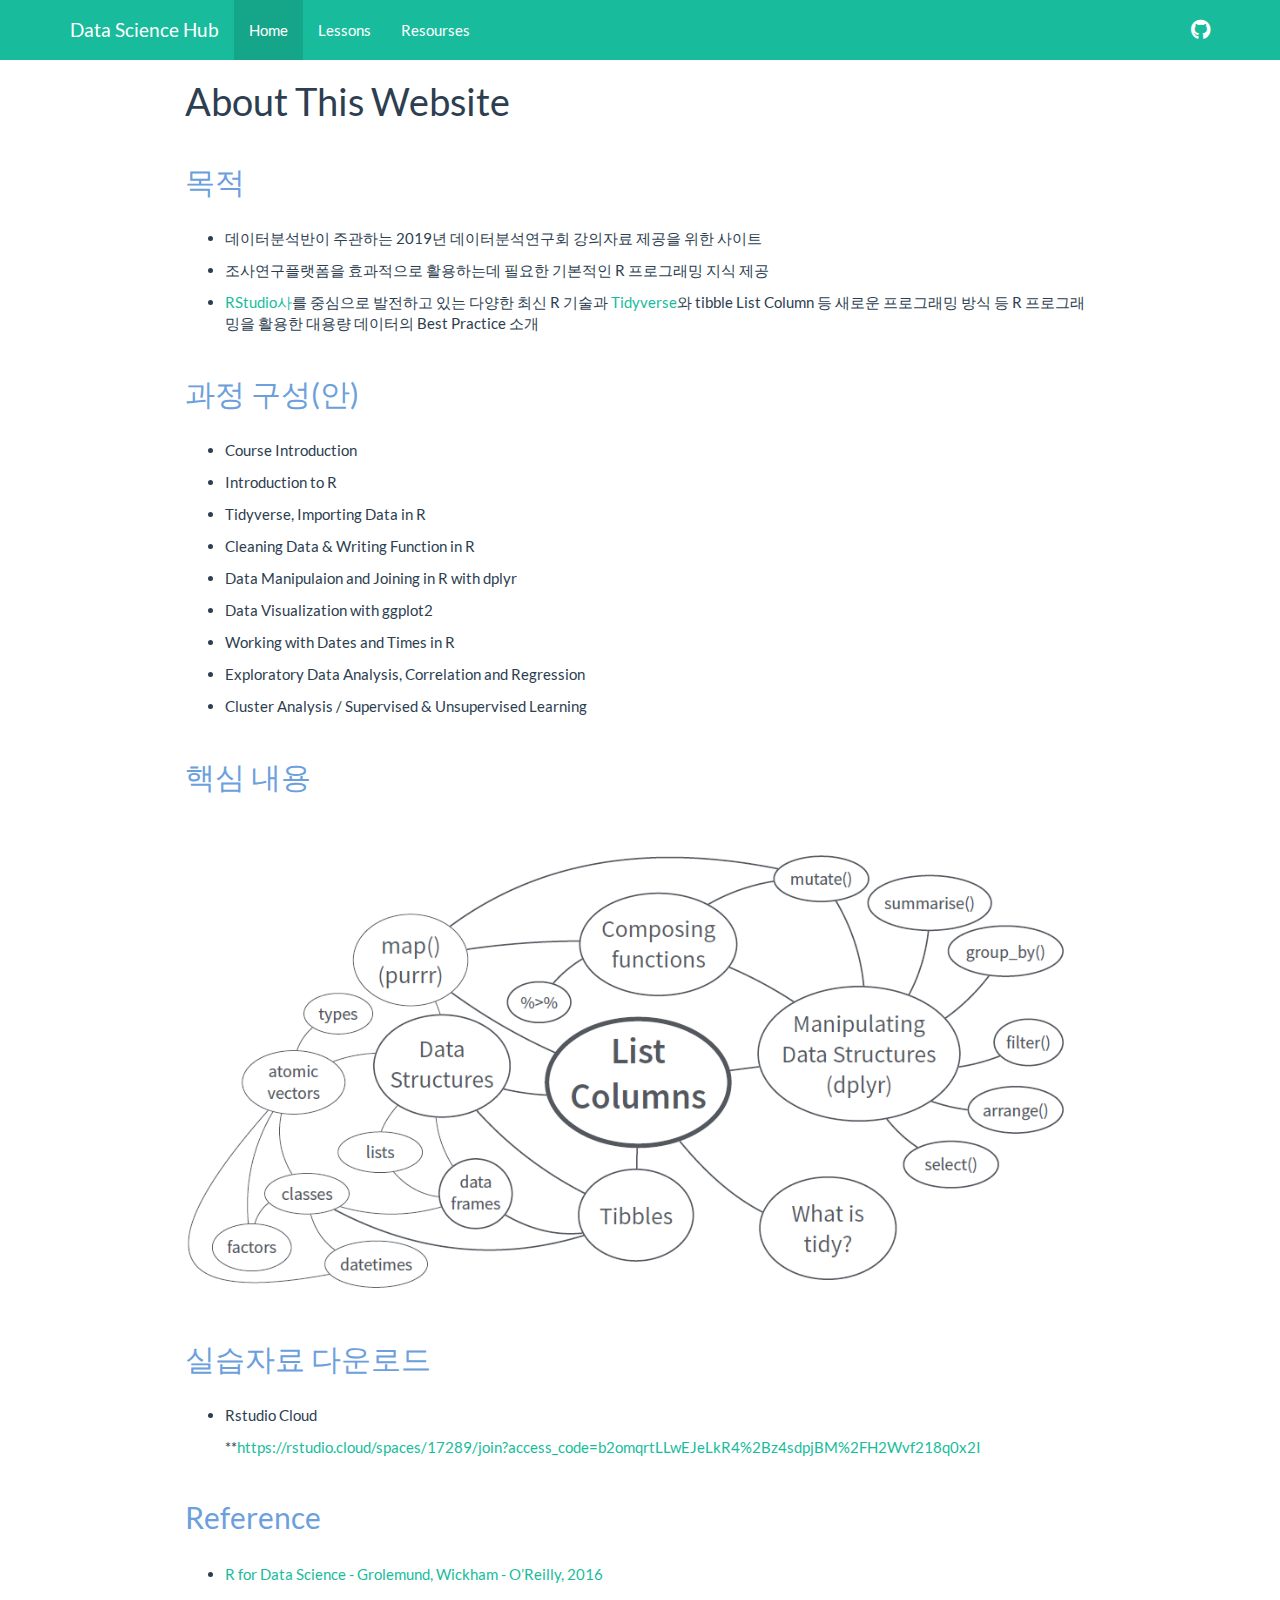
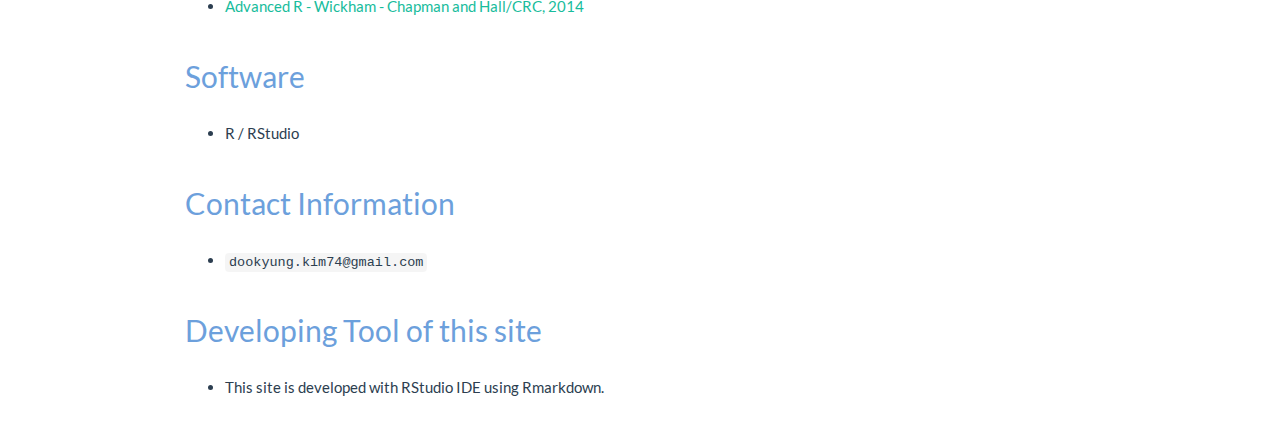
<file: index.html>
<!DOCTYPE html>

<html xmlns="http://www.w3.org/1999/xhtml">

<head>

<meta charset="utf-8" />
<meta http-equiv="Content-Type" content="text/html; charset=utf-8" />
<meta name="generator" content="pandoc" />




<title>About This Website</title>

<script src="site_libs/jquery/jquery.min.js"></script>
<meta name="viewport" content="width=device-width, initial-scale=1" />
<link href="site_libs/bootstrap/css/flatly.min.css" rel="stylesheet" />
<script src="site_libs/bootstrap/js/bootstrap.min.js"></script>
<script src="site_libs/bootstrap/shim/html5shiv.min.js"></script>
<script src="site_libs/bootstrap/shim/respond.min.js"></script>
<script src="site_libs/navigation/tabsets.js"></script>
<link href="site_libs/highlightjs/textmate.css" rel="stylesheet" />
<script src="site_libs/highlightjs/highlight.js"></script>
<link href="site_libs/font-awesome/css/all.css" rel="stylesheet" />
<link href="site_libs/font-awesome/css/v4-shims.css" rel="stylesheet" />

<style type="text/css">code{white-space: pre;}</style>
<style type="text/css">
  pre:not([class]) {
    background-color: white;
  }
</style>
<script type="text/javascript">
if (window.hljs) {
  hljs.configure({languages: []});
  hljs.initHighlightingOnLoad();
  if (document.readyState && document.readyState === "complete") {
    window.setTimeout(function() { hljs.initHighlighting(); }, 0);
  }
}
</script>



<style type="text/css">
h1 {
  font-size: 34px;
}
h1.title {
  font-size: 38px;
}
h2 {
  font-size: 30px;
}
h3 {
  font-size: 24px;
}
h4 {
  font-size: 18px;
}
h5 {
  font-size: 16px;
}
h6 {
  font-size: 12px;
}
.table th:not([align]) {
  text-align: left;
}
</style>

<link rel="stylesheet" href="styles.css" type="text/css" />

</head>

<body>

<style type = "text/css">
.main-container {
  max-width: 940px;
  margin-left: auto;
  margin-right: auto;
}
code {
  color: inherit;
  background-color: rgba(0, 0, 0, 0.04);
}
img {
  max-width:100%;
  height: auto;
}
.tabbed-pane {
  padding-top: 12px;
}
.html-widget {
  margin-bottom: 20px;
}
button.code-folding-btn:focus {
  outline: none;
}
summary {
  display: list-item;
}
</style>


<style type="text/css">
/* padding for bootstrap navbar */
body {
  padding-top: 60px;
  padding-bottom: 40px;
}
/* offset scroll position for anchor links (for fixed navbar)  */
.section h1 {
  padding-top: 65px;
  margin-top: -65px;
}
.section h2 {
  padding-top: 65px;
  margin-top: -65px;
}
.section h3 {
  padding-top: 65px;
  margin-top: -65px;
}
.section h4 {
  padding-top: 65px;
  margin-top: -65px;
}
.section h5 {
  padding-top: 65px;
  margin-top: -65px;
}
.section h6 {
  padding-top: 65px;
  margin-top: -65px;
}
.dropdown-submenu {
  position: relative;
}
.dropdown-submenu>.dropdown-menu {
  top: 0;
  left: 100%;
  margin-top: -6px;
  margin-left: -1px;
  border-radius: 0 6px 6px 6px;
}
.dropdown-submenu:hover>.dropdown-menu {
  display: block;
}
.dropdown-submenu>a:after {
  display: block;
  content: " ";
  float: right;
  width: 0;
  height: 0;
  border-color: transparent;
  border-style: solid;
  border-width: 5px 0 5px 5px;
  border-left-color: #cccccc;
  margin-top: 5px;
  margin-right: -10px;
}
.dropdown-submenu:hover>a:after {
  border-left-color: #ffffff;
}
.dropdown-submenu.pull-left {
  float: none;
}
.dropdown-submenu.pull-left>.dropdown-menu {
  left: -100%;
  margin-left: 10px;
  border-radius: 6px 0 6px 6px;
}
</style>

<script>
// manage active state of menu based on current page
$(document).ready(function () {
  // active menu anchor
  href = window.location.pathname
  href = href.substr(href.lastIndexOf('/') + 1)
  if (href === "")
    href = "index.html";
  var menuAnchor = $('a[href="' + href + '"]');

  // mark it active
  menuAnchor.parent().addClass('active');

  // if it's got a parent navbar menu mark it active as well
  menuAnchor.closest('li.dropdown').addClass('active');
});
</script>

<div class="container-fluid main-container">

<!-- tabsets -->

<style type="text/css">
.tabset-dropdown > .nav-tabs {
  display: inline-table;
  max-height: 500px;
  min-height: 44px;
  overflow-y: auto;
  background: white;
  border: 1px solid #ddd;
  border-radius: 4px;
}

.tabset-dropdown > .nav-tabs > li.active:before {
  content: "";
  font-family: 'Glyphicons Halflings';
  display: inline-block;
  padding: 10px;
  border-right: 1px solid #ddd;
}

.tabset-dropdown > .nav-tabs.nav-tabs-open > li.active:before {
  content: "&#xe258;";
  border: none;
}

.tabset-dropdown > .nav-tabs.nav-tabs-open:before {
  content: "";
  font-family: 'Glyphicons Halflings';
  display: inline-block;
  padding: 10px;
  border-right: 1px solid #ddd;
}

.tabset-dropdown > .nav-tabs > li.active {
  display: block;
}

.tabset-dropdown > .nav-tabs > li > a,
.tabset-dropdown > .nav-tabs > li > a:focus,
.tabset-dropdown > .nav-tabs > li > a:hover {
  border: none;
  display: inline-block;
  border-radius: 4px;
}

.tabset-dropdown > .nav-tabs.nav-tabs-open > li {
  display: block;
  float: none;
}

.tabset-dropdown > .nav-tabs > li {
  display: none;
}
</style>

<script>
$(document).ready(function () {
  window.buildTabsets("TOC");
});

$(document).ready(function () {
  $('.tabset-dropdown > .nav-tabs > li').click(function () {
    $(this).parent().toggleClass('nav-tabs-open')
  });
});
</script>

<!-- code folding -->





<div class="navbar navbar-inverse  navbar-fixed-top" role="navigation">
  <div class="container">
    <div class="navbar-header">
      <button type="button" class="navbar-toggle collapsed" data-toggle="collapse" data-target="#navbar">
        <span class="icon-bar"></span>
        <span class="icon-bar"></span>
        <span class="icon-bar"></span>
      </button>
      <a class="navbar-brand" href="index.html">Data Science Hub</a>
    </div>
    <div id="navbar" class="navbar-collapse collapse">
      <ul class="nav navbar-nav">
        <li>
  <a href="index.html">Home</a>
</li>
<li>
  <a href="course.html">Lessons</a>
</li>
<li>
  <a href="resourses.html">Resourses</a>
</li>
      </ul>
      <ul class="nav navbar-nav navbar-right">
        <li>
  <a href="https://dookyung.github.io/">
    <span class="fa fa-github fa-lg"></span>
     
  </a>
</li>
      </ul>
    </div><!--/.nav-collapse -->
  </div><!--/.container -->
</div><!--/.navbar -->

<div class="fluid-row" id="header">



<h1 class="title toc-ignore">About This Website</h1>

</div>


<p><br></p>
<div id="section" class="section level2">
<h2>목적</h2>
<ul>
<li><p>데이터분석반이 주관하는 2019년 데이터분석연구회 강의자료 제공을 위한 사이트</p></li>
<li><p>조사연구플랫폼을 효과적으로 활용하는데 필요한 기본적인 R 프로그래밍 지식 제공</p></li>
<li><p><a href="https://www.rstudio.com">RStudio사</a>를 중심으로 발전하고 있는 다양한 최신 R 기술과 <a href="https://www.tidyverse.org">Tidyverse</a>와 tibble List Column 등 새로운 프로그래밍 방식 등 R 프로그래밍을 활용한 대용량 데이터의 Best Practice 소개</p></li>
</ul>
<p><br></p>
</div>
<div id="section-1" class="section level2">
<h2>과정 구성(안)</h2>
<ul>
<li><p>Course Introduction</p></li>
<li><p>Introduction to R</p></li>
<li><p>Tidyverse, Importing Data in R</p></li>
<li><p>Cleaning Data &amp; Writing Function in R</p></li>
<li><p>Data Manipulaion and Joining in R with dplyr</p></li>
<li><p>Data Visualization with ggplot2</p></li>
<li><p>Working with Dates and Times in R</p></li>
<li><p>Exploratory Data Analysis, Correlation and Regression</p></li>
<li><p>Cluster Analysis / Supervised &amp; Unsupervised Learning</p></li>
</ul>
<p><br></p>
</div>
<div id="section-2" class="section level2">
<h2>핵심 내용</h2>
<p><img src="image/listcolumn.png" width="100%" style="display: block; margin: auto;" /></p>
<p><br></p>
</div>
<div id="section-3" class="section level2">
<h2>실습자료 다운로드</h2>
<ul>
<li><p>Rstudio Cloud</p>
<p>**<a href="https://rstudio.cloud/spaces/17289/join?access_code=b2omqrtLLwEJeLkR4%2Bz4sdpjBM%2FH2Wvf218q0x2I">https://rstudio.cloud/spaces/17289/join?access_code=b2omqrtLLwEJeLkR4%2Bz4sdpjBM%2FH2Wvf218q0x2I</a></p></li>
</ul>
<p><br></p>
</div>
<div id="reference" class="section level2">
<h2>Reference</h2>
<ul>
<li><p><a href="http://r4ds.had.co.nz/">R for Data Science - Grolemund, Wickham - O’Reilly, 2016</a></p></li>
<li><p><a href="http://adv-r.had.co.nz/">Advanced R - Wickham - Chapman and Hall/CRC, 2014</a></p></li>
</ul>
<p><br></p>
</div>
<div id="software" class="section level2">
<h2>Software</h2>
<ul>
<li>R / RStudio</li>
</ul>
<p><br></p>
</div>
<div id="contact-information" class="section level2">
<h2>Contact Information</h2>
<ul>
<li><code>dookyung.kim74@gmail.com</code></li>
</ul>
<p><br></p>
</div>
<div id="developing-tool-of-this-site" class="section level2">
<h2>Developing Tool of this site</h2>
<ul>
<li>This site is developed with RStudio IDE using Rmarkdown.</li>
</ul>
</div>




</div>

<script>

// add bootstrap table styles to pandoc tables
function bootstrapStylePandocTables() {
  $('tr.header').parent('thead').parent('table').addClass('table table-condensed');
}
$(document).ready(function () {
  bootstrapStylePandocTables();
});


</script>


</body>
</html>
</file>
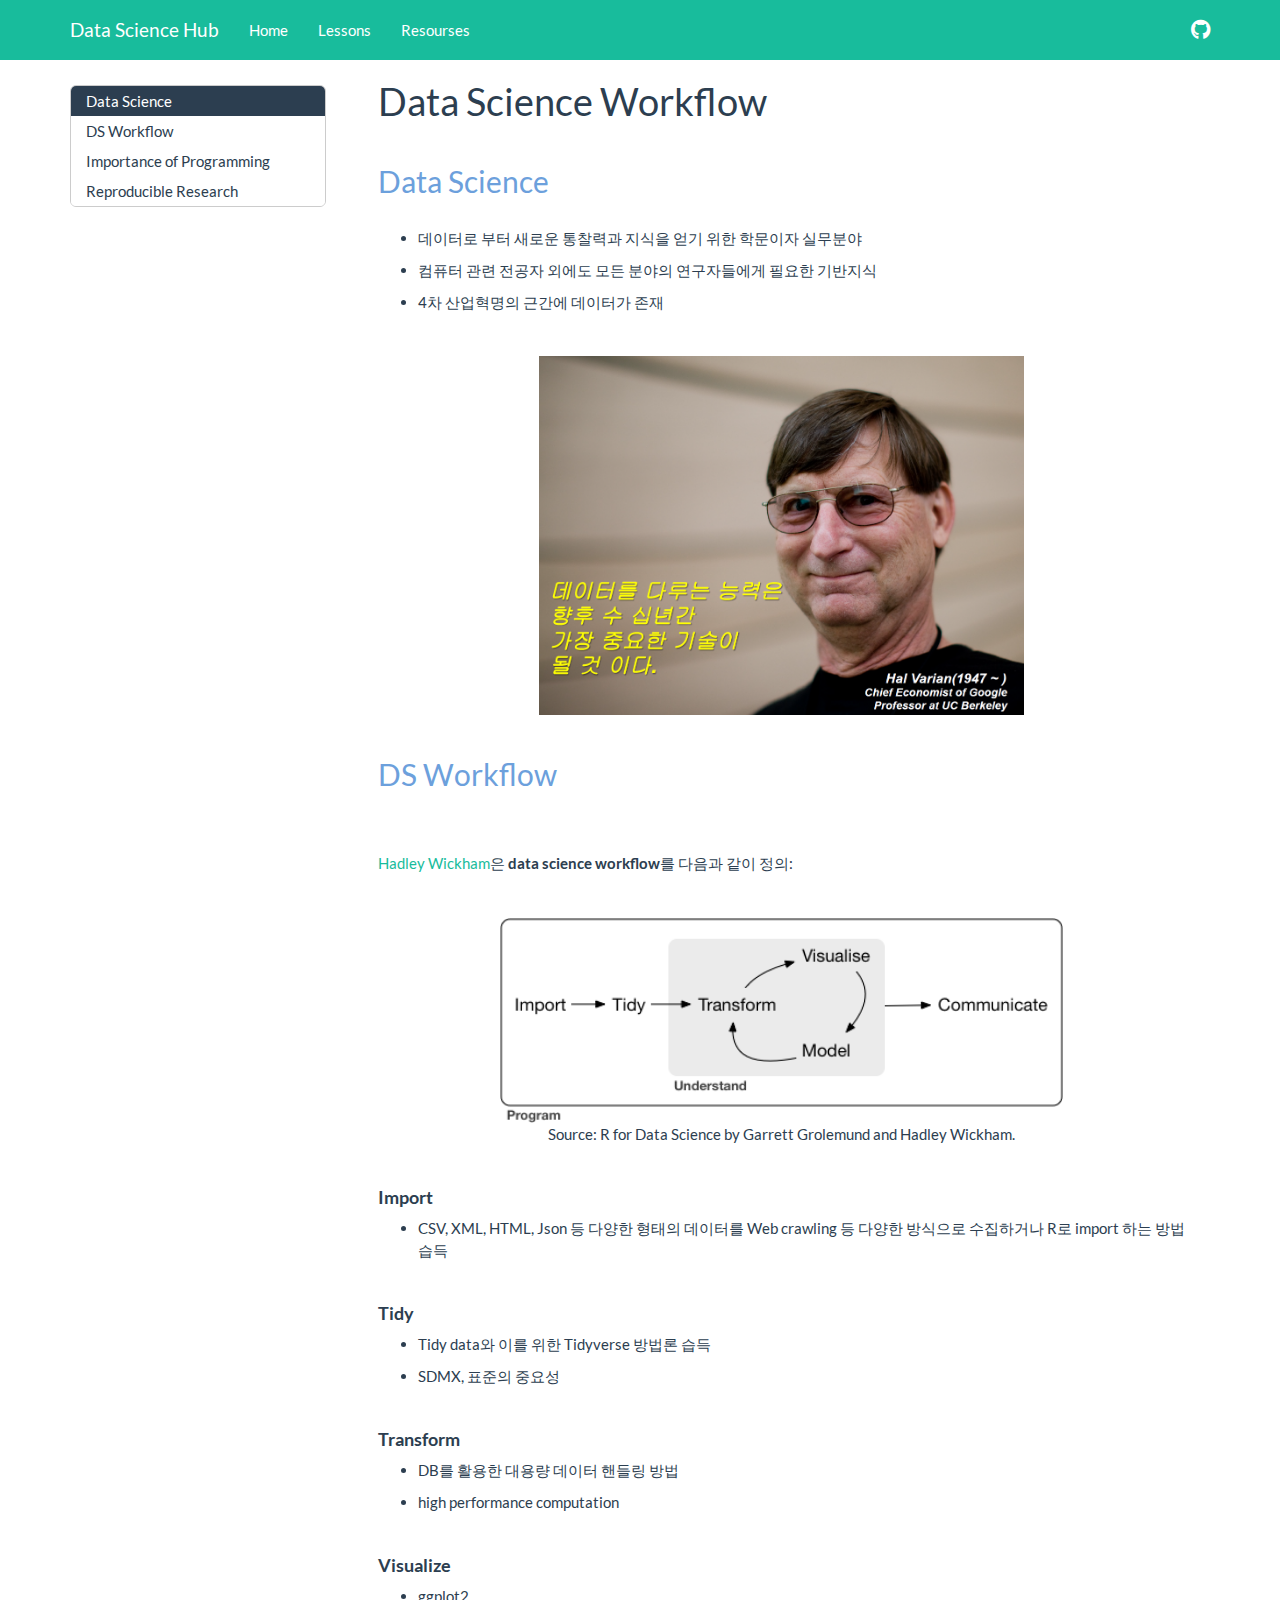
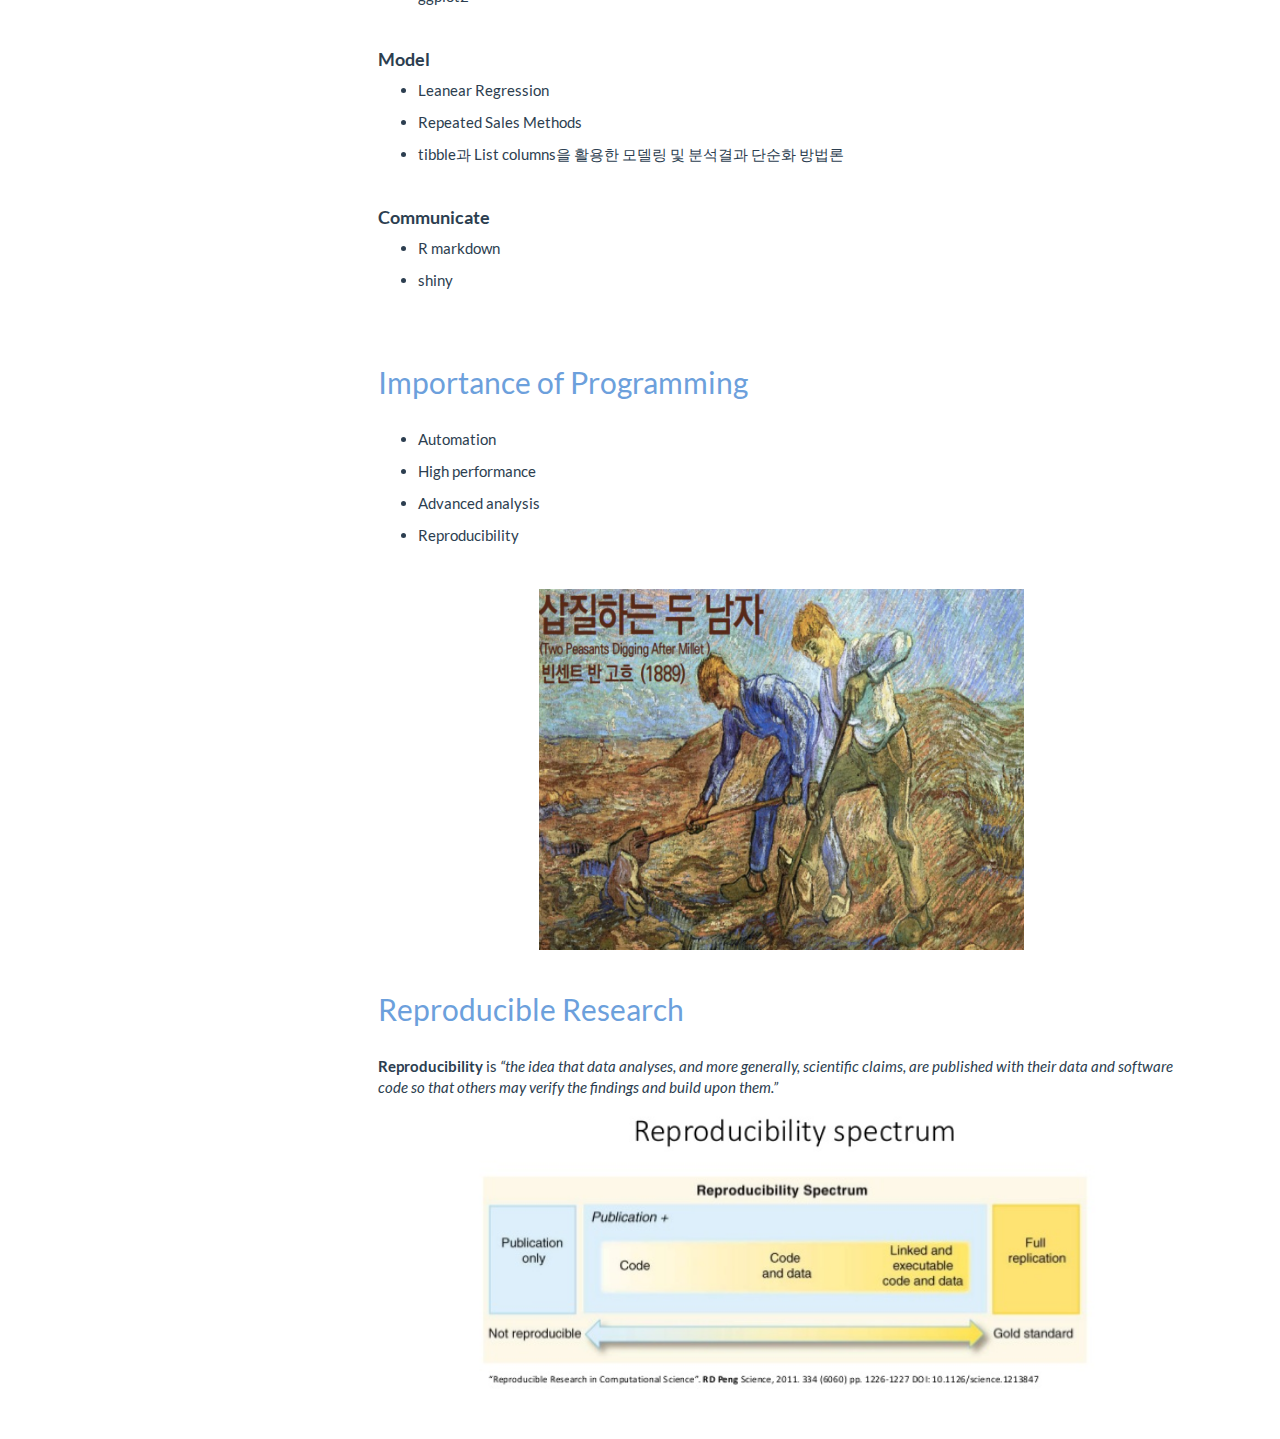
<file: bk00_data-science-workflow.html>
<!DOCTYPE html>

<html xmlns="http://www.w3.org/1999/xhtml">

<head>

<meta charset="utf-8" />
<meta http-equiv="Content-Type" content="text/html; charset=utf-8" />
<meta name="generator" content="pandoc" />




<title>Data Science Workflow</title>

<script src="site_libs/jquery-1.11.3/jquery.min.js"></script>
<meta name="viewport" content="width=device-width, initial-scale=1" />
<link href="site_libs/bootstrap-3.3.5/css/flatly.min.css" rel="stylesheet" />
<script src="site_libs/bootstrap-3.3.5/js/bootstrap.min.js"></script>
<script src="site_libs/bootstrap-3.3.5/shim/html5shiv.min.js"></script>
<script src="site_libs/bootstrap-3.3.5/shim/respond.min.js"></script>
<script src="site_libs/jqueryui-1.11.4/jquery-ui.min.js"></script>
<link href="site_libs/tocify-1.9.1/jquery.tocify.css" rel="stylesheet" />
<script src="site_libs/tocify-1.9.1/jquery.tocify.js"></script>
<script src="site_libs/navigation-1.1/tabsets.js"></script>
<link href="site_libs/highlightjs-9.12.0/textmate.css" rel="stylesheet" />
<script src="site_libs/highlightjs-9.12.0/highlight.js"></script>
<link href="site_libs/pagedtable-1.1/css/pagedtable.css" rel="stylesheet" />
<script src="site_libs/pagedtable-1.1/js/pagedtable.js"></script>
<link href="site_libs/font-awesome-5.1.0/css/all.css" rel="stylesheet" />
<link href="site_libs/font-awesome-5.1.0/css/v4-shims.css" rel="stylesheet" />

<style type="text/css">code{white-space: pre;}</style>
<style type="text/css">
  pre:not([class]) {
    background-color: white;
  }
</style>
<script type="text/javascript">
if (window.hljs) {
  hljs.configure({languages: []});
  hljs.initHighlightingOnLoad();
  if (document.readyState && document.readyState === "complete") {
    window.setTimeout(function() { hljs.initHighlighting(); }, 0);
  }
}
</script>



<style type="text/css">
h1 {
  font-size: 34px;
}
h1.title {
  font-size: 38px;
}
h2 {
  font-size: 30px;
}
h3 {
  font-size: 24px;
}
h4 {
  font-size: 18px;
}
h5 {
  font-size: 16px;
}
h6 {
  font-size: 12px;
}
.table th:not([align]) {
  text-align: left;
}
</style>

<link rel="stylesheet" href="styles.css" type="text/css" />

</head>

<body>

<style type = "text/css">
.main-container {
  max-width: 940px;
  margin-left: auto;
  margin-right: auto;
}
code {
  color: inherit;
  background-color: rgba(0, 0, 0, 0.04);
}
img {
  max-width:100%;
  height: auto;
}
.tabbed-pane {
  padding-top: 12px;
}
.html-widget {
  margin-bottom: 20px;
}
button.code-folding-btn:focus {
  outline: none;
}
summary {
  display: list-item;
}
</style>


<style type="text/css">
/* padding for bootstrap navbar */
body {
  padding-top: 60px;
  padding-bottom: 40px;
}
/* offset scroll position for anchor links (for fixed navbar)  */
.section h1 {
  padding-top: 65px;
  margin-top: -65px;
}
.section h2 {
  padding-top: 65px;
  margin-top: -65px;
}
.section h3 {
  padding-top: 65px;
  margin-top: -65px;
}
.section h4 {
  padding-top: 65px;
  margin-top: -65px;
}
.section h5 {
  padding-top: 65px;
  margin-top: -65px;
}
.section h6 {
  padding-top: 65px;
  margin-top: -65px;
}
.dropdown-submenu {
  position: relative;
}
.dropdown-submenu>.dropdown-menu {
  top: 0;
  left: 100%;
  margin-top: -6px;
  margin-left: -1px;
  border-radius: 0 6px 6px 6px;
}
.dropdown-submenu:hover>.dropdown-menu {
  display: block;
}
.dropdown-submenu>a:after {
  display: block;
  content: " ";
  float: right;
  width: 0;
  height: 0;
  border-color: transparent;
  border-style: solid;
  border-width: 5px 0 5px 5px;
  border-left-color: #cccccc;
  margin-top: 5px;
  margin-right: -10px;
}
.dropdown-submenu:hover>a:after {
  border-left-color: #ffffff;
}
.dropdown-submenu.pull-left {
  float: none;
}
.dropdown-submenu.pull-left>.dropdown-menu {
  left: -100%;
  margin-left: 10px;
  border-radius: 6px 0 6px 6px;
}
</style>

<script>
// manage active state of menu based on current page
$(document).ready(function () {
  // active menu anchor
  href = window.location.pathname
  href = href.substr(href.lastIndexOf('/') + 1)
  if (href === "")
    href = "index.html";
  var menuAnchor = $('a[href="' + href + '"]');

  // mark it active
  menuAnchor.parent().addClass('active');

  // if it's got a parent navbar menu mark it active as well
  menuAnchor.closest('li.dropdown').addClass('active');
});
</script>

<div class="container-fluid main-container">

<!-- tabsets -->

<style type="text/css">
.tabset-dropdown > .nav-tabs {
  display: inline-table;
  max-height: 500px;
  min-height: 44px;
  overflow-y: auto;
  background: white;
  border: 1px solid #ddd;
  border-radius: 4px;
}

.tabset-dropdown > .nav-tabs > li.active:before {
  content: "";
  font-family: 'Glyphicons Halflings';
  display: inline-block;
  padding: 10px;
  border-right: 1px solid #ddd;
}

.tabset-dropdown > .nav-tabs.nav-tabs-open > li.active:before {
  content: "&#xe258;";
  border: none;
}

.tabset-dropdown > .nav-tabs.nav-tabs-open:before {
  content: "";
  font-family: 'Glyphicons Halflings';
  display: inline-block;
  padding: 10px;
  border-right: 1px solid #ddd;
}

.tabset-dropdown > .nav-tabs > li.active {
  display: block;
}

.tabset-dropdown > .nav-tabs > li > a,
.tabset-dropdown > .nav-tabs > li > a:focus,
.tabset-dropdown > .nav-tabs > li > a:hover {
  border: none;
  display: inline-block;
  border-radius: 4px;
}

.tabset-dropdown > .nav-tabs.nav-tabs-open > li {
  display: block;
  float: none;
}

.tabset-dropdown > .nav-tabs > li {
  display: none;
}
</style>

<script>
$(document).ready(function () {
  window.buildTabsets("TOC");
});

$(document).ready(function () {
  $('.tabset-dropdown > .nav-tabs > li').click(function () {
    $(this).parent().toggleClass('nav-tabs-open')
  });
});
</script>

<!-- code folding -->



<script>
$(document).ready(function ()  {

    // move toc-ignore selectors from section div to header
    $('div.section.toc-ignore')
        .removeClass('toc-ignore')
        .children('h1,h2,h3,h4,h5').addClass('toc-ignore');

    // establish options
    var options = {
      selectors: "h1,h2,h3",
      theme: "bootstrap3",
      context: '.toc-content',
      hashGenerator: function (text) {
        return text.replace(/[.\\/?&!#<>]/g, '').replace(/\s/g, '_').toLowerCase();
      },
      ignoreSelector: ".toc-ignore",
      scrollTo: 0
    };
    options.showAndHide = false;
    options.smoothScroll = true;

    // tocify
    var toc = $("#TOC").tocify(options).data("toc-tocify");
});
</script>

<style type="text/css">

#TOC {
  margin: 25px 0px 20px 0px;
}
@media (max-width: 768px) {
#TOC {
  position: relative;
  width: 100%;
}
}


.toc-content {
  padding-left: 30px;
  padding-right: 40px;
}

div.main-container {
  max-width: 1200px;
}

div.tocify {
  width: 20%;
  max-width: 260px;
  max-height: 85%;
}

@media (min-width: 768px) and (max-width: 991px) {
  div.tocify {
    width: 25%;
  }
}

@media (max-width: 767px) {
  div.tocify {
    width: 100%;
    max-width: none;
  }
}

.tocify ul, .tocify li {
  line-height: 20px;
}

.tocify-subheader .tocify-item {
  font-size: 0.90em;
  padding-left: 25px;
  text-indent: 0;
}

.tocify .list-group-item {
  border-radius: 0px;
}

.tocify-subheader {
  display: inline;
}
.tocify-subheader .tocify-item {
  font-size: 0.95em;
}

</style>

<!-- setup 3col/9col grid for toc_float and main content  -->
<div class="row-fluid">
<div class="col-xs-12 col-sm-4 col-md-3">
<div id="TOC" class="tocify">
</div>
</div>

<div class="toc-content col-xs-12 col-sm-8 col-md-9">




<div class="navbar navbar-inverse  navbar-fixed-top" role="navigation">
  <div class="container">
    <div class="navbar-header">
      <button type="button" class="navbar-toggle collapsed" data-toggle="collapse" data-target="#navbar">
        <span class="icon-bar"></span>
        <span class="icon-bar"></span>
        <span class="icon-bar"></span>
      </button>
      <a class="navbar-brand" href="index.html">Data Science Hub</a>
    </div>
    <div id="navbar" class="navbar-collapse collapse">
      <ul class="nav navbar-nav">
        <li>
  <a href="index.html">Home</a>
</li>
<li>
  <a href="course.html">Lessons</a>
</li>
<li>
  <a href="resourses.html">Resourses</a>
</li>
      </ul>
      <ul class="nav navbar-nav navbar-right">
        <li>
  <a href="https://dookyung.github.io/">
    <span class="fa fa-github fa-lg"></span>
     
  </a>
</li>
      </ul>
    </div><!--/.nav-collapse -->
  </div><!--/.container -->
</div><!--/.navbar -->

<div class="fluid-row" id="header">



<h1 class="title toc-ignore">Data Science Workflow</h1>

</div>


<p><br></p>
<div id="data-science" class="section level2">
<h2>Data Science</h2>
<ul>
<li><p>데이터로 부터 새로운 통찰력과 지식을 얻기 위한 학문이자 실무분야</p></li>
<li><p>컴퓨터 관련 전공자 외에도 모든 분야의 연구자들에게 필요한 기반지식</p></li>
<li><p>4차 산업혁명의 근간에 데이터가 존재</p></li>
</ul>
<p><br></p>
<p><img src="image/data-ability.png" width="60%" style="display: block; margin: auto;" /></p>
<p><br></p>
</div>
<div id="ds-workflow" class="section level2">
<h2>DS Workflow</h2>
<p><br></p>
<p><a href="http://hadley.nz/">Hadley Wickham</a>은 <strong>data science workflow</strong>를 다음과 같이 정의:</p>
<p><br></p>
<div class="figure" style="text-align: center">
<img src="image/data-science.png" alt="Source: R for Data Science by Garrett Grolemund and Hadley Wickham." width="70%" />
<p class="caption">
Source: R for Data Science by Garrett Grolemund and Hadley Wickham.
</p>
</div>
<p><br></p>
<div id="import" class="section level4">
<h4><strong>Import</strong></h4>
<ul>
<li>CSV, XML, HTML, Json 등 다양한 형태의 데이터를 Web crawling 등 다양한 방식으로 수집하거나 R로 import 하는 방법 습득</li>
</ul>
<p><br></p>
</div>
<div id="tidy" class="section level4">
<h4><strong>Tidy</strong></h4>
<ul>
<li><p>Tidy data와 이를 위한 Tidyverse 방법론 습득</p></li>
<li><p>SDMX, 표준의 중요성</p></li>
</ul>
<p><br></p>
</div>
<div id="transform" class="section level4">
<h4><strong>Transform</strong></h4>
<ul>
<li><p>DB를 활용한 대용량 데이터 핸들링 방법</p></li>
<li><p>high performance computation</p></li>
</ul>
<p><br></p>
</div>
<div id="visualize" class="section level4">
<h4><strong>Visualize</strong></h4>
<ul>
<li>ggplot2</li>
</ul>
<p><br></p>
</div>
<div id="model" class="section level4">
<h4><strong>Model</strong></h4>
<ul>
<li><p>Leanear Regression</p></li>
<li><p>Repeated Sales Methods</p></li>
<li><p>tibble과 List columns을 활용한 모델링 및 분석결과 단순화 방법론</p></li>
</ul>
<p><br></p>
</div>
<div id="communicate" class="section level4">
<h4><strong>Communicate</strong></h4>
<ul>
<li><p>R markdown</p></li>
<li><p>shiny</p></li>
</ul>
<p><br></p>
<p><br></p>
</div>
</div>
<div id="importance-of-programming" class="section level2">
<h2>Importance of Programming</h2>
<ul>
<li><p>Automation</p></li>
<li><p>High performance</p></li>
<li><p>Advanced analysis</p></li>
<li><p>Reproducibility</p></li>
</ul>
<p><br></p>
<p><img src="image/automation.png" width="60%" style="display: block; margin: auto;" /></p>
<p><br></p>
</div>
<div id="reproducible-research" class="section level2">
<h2>Reproducible Research</h2>
<p><strong>Reproducibility</strong> is <em>“the idea that data analyses, and more generally, scientific claims, are published with their data and software code so that others may verify the findings and build upon them.”</em></p>
<p><img src="image/reproducible-research.png" width="80%" style="display: block; margin: auto;" /></p>
</div>



</div>
</div>

</div>

<script>

// add bootstrap table styles to pandoc tables
function bootstrapStylePandocTables() {
  $('tr.header').parent('thead').parent('table').addClass('table table-condensed');
}
$(document).ready(function () {
  bootstrapStylePandocTables();
});


</script>


</body>
</html>
</file>
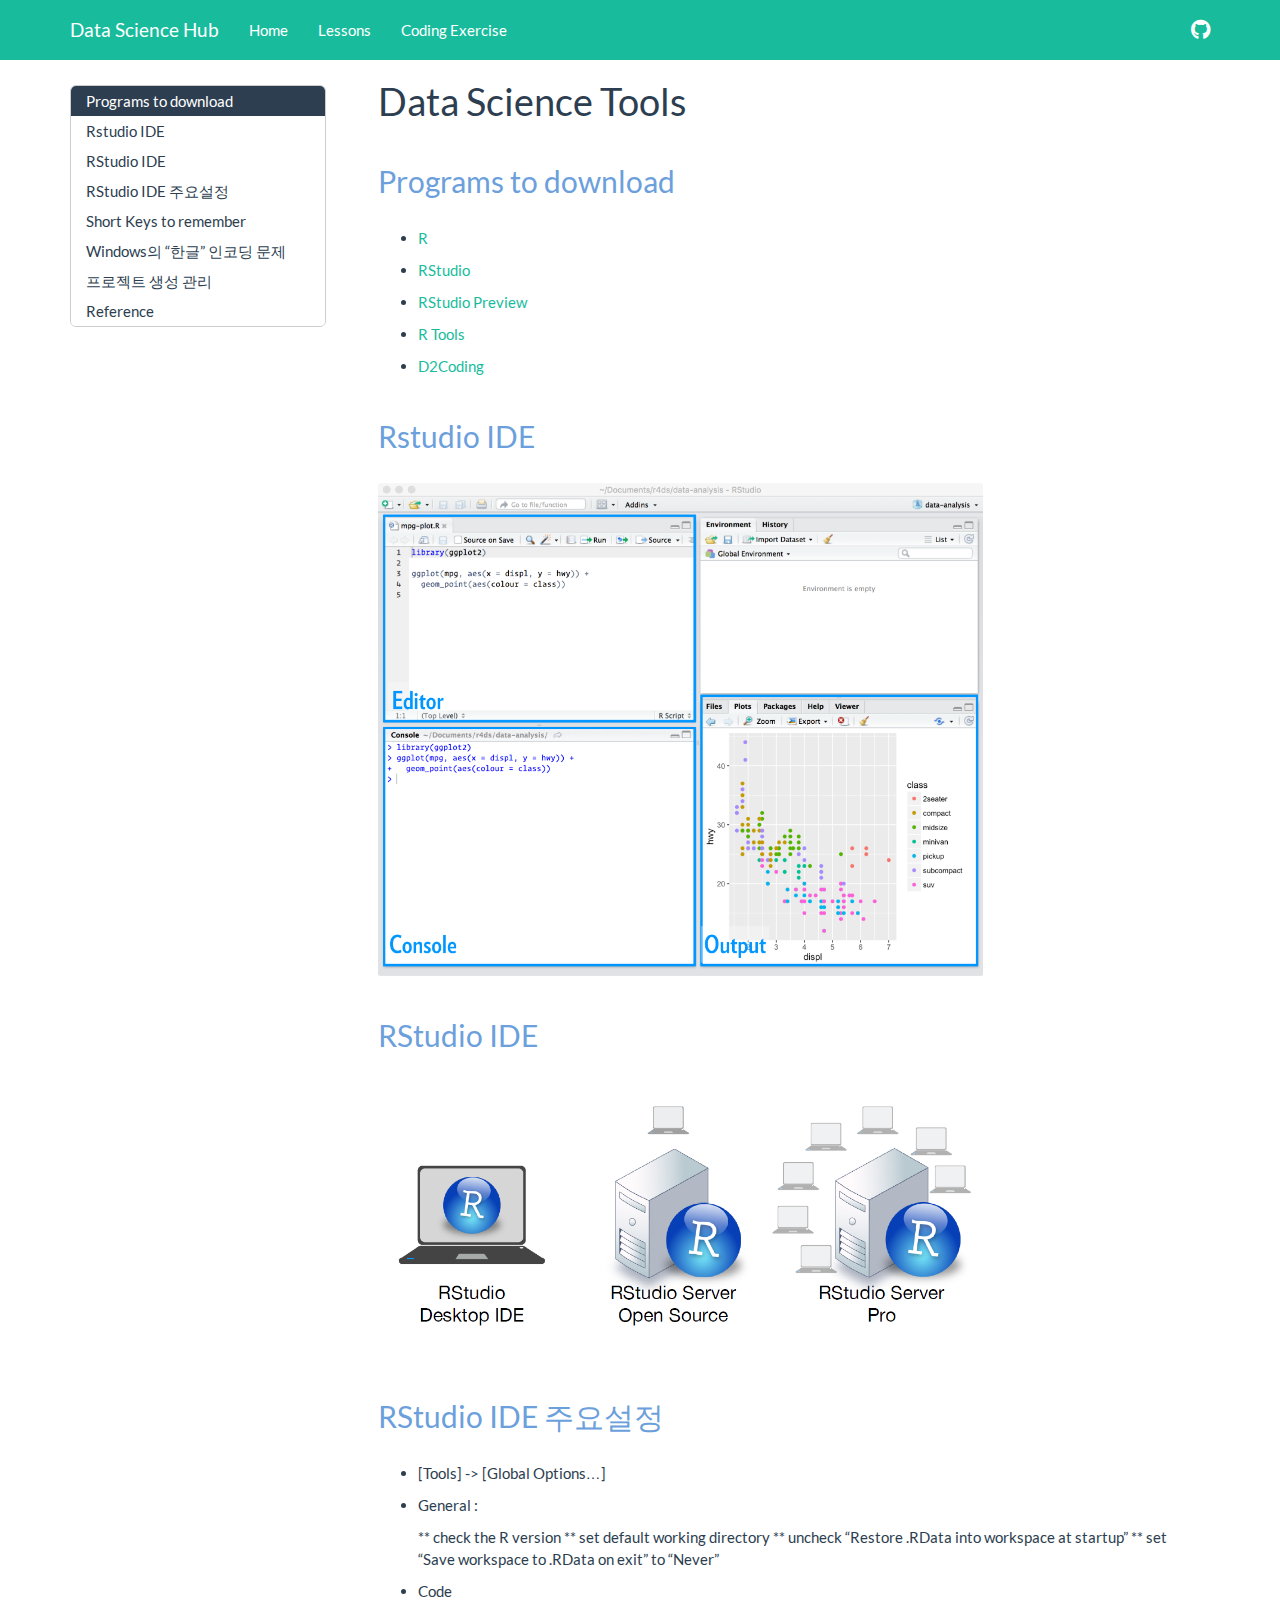
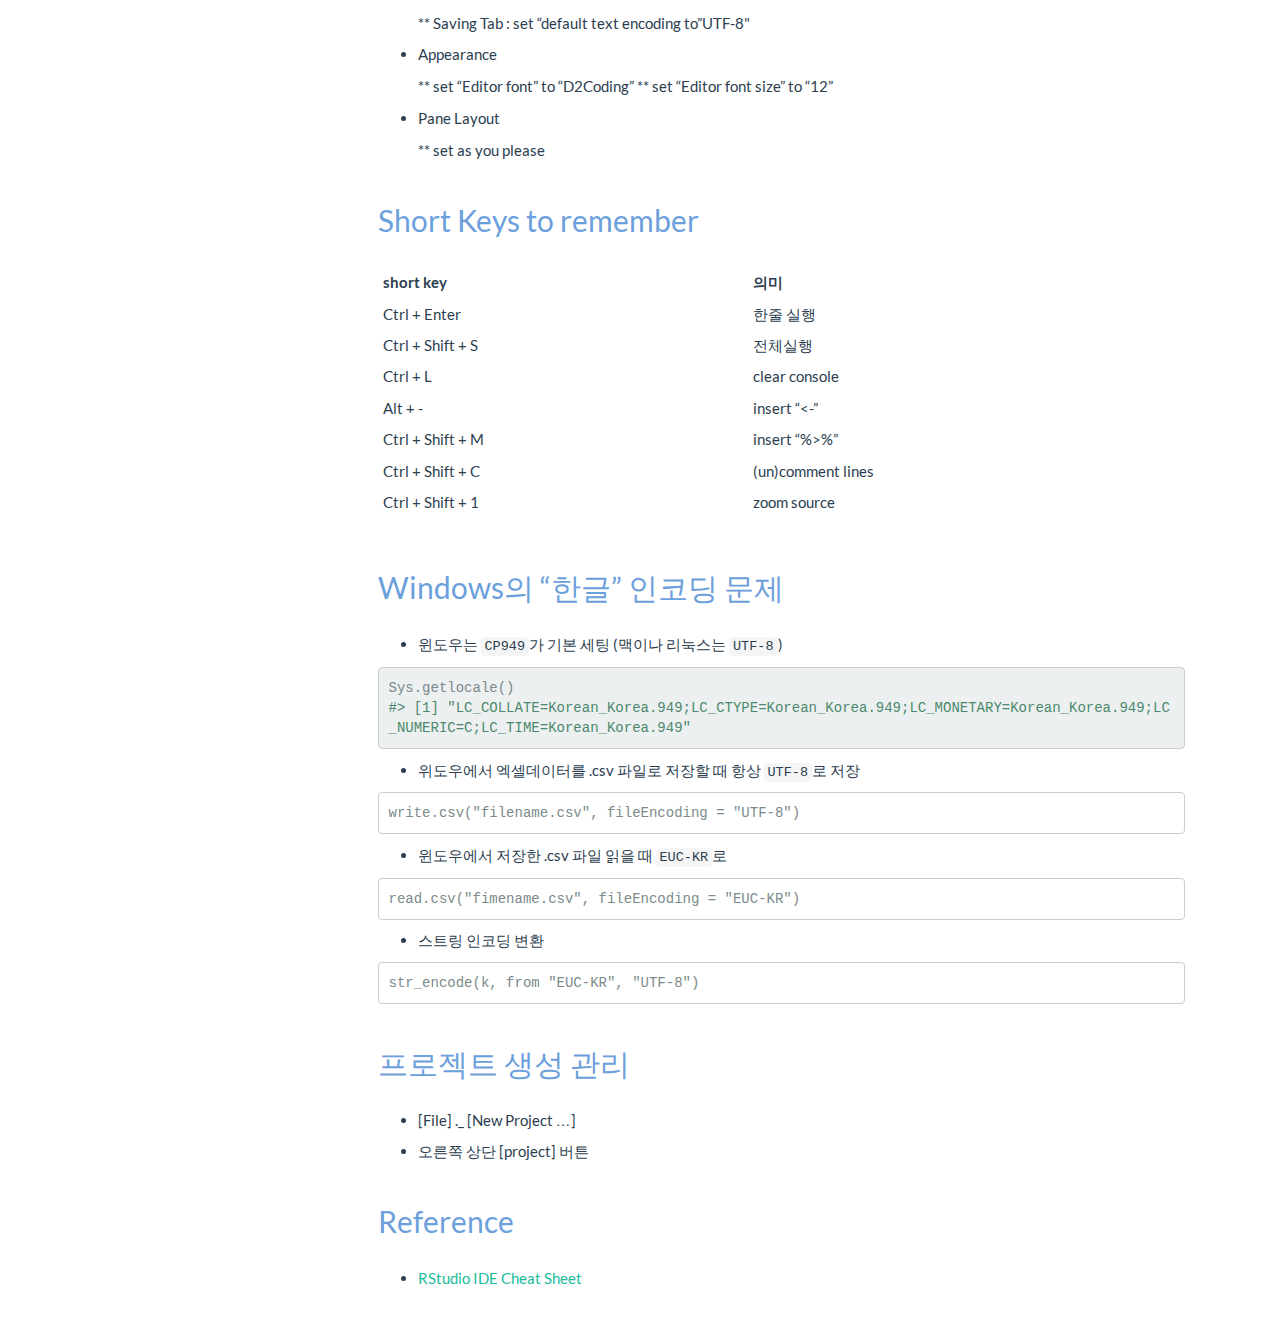
<file: bk02_data-science-tools.html>
<!DOCTYPE html>

<html xmlns="http://www.w3.org/1999/xhtml">

<head>

<meta charset="utf-8" />
<meta http-equiv="Content-Type" content="text/html; charset=utf-8" />
<meta name="generator" content="pandoc" />




<title>Data Science Tools</title>

<script src="site_libs/jquery/jquery.min.js"></script>
<meta name="viewport" content="width=device-width, initial-scale=1" />
<link href="site_libs/bootstrap/css/flatly.min.css" rel="stylesheet" />
<script src="site_libs/bootstrap/js/bootstrap.min.js"></script>
<script src="site_libs/bootstrap/shim/html5shiv.min.js"></script>
<script src="site_libs/bootstrap/shim/respond.min.js"></script>
<script src="site_libs/jqueryui/jquery-ui.min.js"></script>
<link href="site_libs/tocify/jquery.tocify.css" rel="stylesheet" />
<script src="site_libs/tocify/jquery.tocify.js"></script>
<script src="site_libs/navigation/tabsets.js"></script>
<link href="site_libs/highlightjs/textmate.css" rel="stylesheet" />
<script src="site_libs/highlightjs/highlight.js"></script>
<link href="site_libs/pagedtable/css/pagedtable.css" rel="stylesheet" />
<script src="site_libs/pagedtable/js/pagedtable.js"></script>
<link href="site_libs/font-awesome/css/all.css" rel="stylesheet" />
<link href="site_libs/font-awesome/css/v4-shims.css" rel="stylesheet" />

<style type="text/css">code{white-space: pre;}</style>
<style type="text/css">
  pre:not([class]) {
    background-color: white;
  }
</style>
<script type="text/javascript">
if (window.hljs) {
  hljs.configure({languages: []});
  hljs.initHighlightingOnLoad();
  if (document.readyState && document.readyState === "complete") {
    window.setTimeout(function() { hljs.initHighlighting(); }, 0);
  }
}
</script>



<style type="text/css">
h1 {
  font-size: 34px;
}
h1.title {
  font-size: 38px;
}
h2 {
  font-size: 30px;
}
h3 {
  font-size: 24px;
}
h4 {
  font-size: 18px;
}
h5 {
  font-size: 16px;
}
h6 {
  font-size: 12px;
}
.table th:not([align]) {
  text-align: left;
}
</style>

<link rel="stylesheet" href="styles.css" type="text/css" />

</head>

<body>

<style type = "text/css">
.main-container {
  max-width: 940px;
  margin-left: auto;
  margin-right: auto;
}
code {
  color: inherit;
  background-color: rgba(0, 0, 0, 0.04);
}
img {
  max-width:100%;
  height: auto;
}
.tabbed-pane {
  padding-top: 12px;
}
.html-widget {
  margin-bottom: 20px;
}
button.code-folding-btn:focus {
  outline: none;
}
summary {
  display: list-item;
}
</style>


<style type="text/css">
/* padding for bootstrap navbar */
body {
  padding-top: 60px;
  padding-bottom: 40px;
}
/* offset scroll position for anchor links (for fixed navbar)  */
.section h1 {
  padding-top: 65px;
  margin-top: -65px;
}
.section h2 {
  padding-top: 65px;
  margin-top: -65px;
}
.section h3 {
  padding-top: 65px;
  margin-top: -65px;
}
.section h4 {
  padding-top: 65px;
  margin-top: -65px;
}
.section h5 {
  padding-top: 65px;
  margin-top: -65px;
}
.section h6 {
  padding-top: 65px;
  margin-top: -65px;
}
.dropdown-submenu {
  position: relative;
}
.dropdown-submenu>.dropdown-menu {
  top: 0;
  left: 100%;
  margin-top: -6px;
  margin-left: -1px;
  border-radius: 0 6px 6px 6px;
}
.dropdown-submenu:hover>.dropdown-menu {
  display: block;
}
.dropdown-submenu>a:after {
  display: block;
  content: " ";
  float: right;
  width: 0;
  height: 0;
  border-color: transparent;
  border-style: solid;
  border-width: 5px 0 5px 5px;
  border-left-color: #cccccc;
  margin-top: 5px;
  margin-right: -10px;
}
.dropdown-submenu:hover>a:after {
  border-left-color: #ffffff;
}
.dropdown-submenu.pull-left {
  float: none;
}
.dropdown-submenu.pull-left>.dropdown-menu {
  left: -100%;
  margin-left: 10px;
  border-radius: 6px 0 6px 6px;
}
</style>

<script>
// manage active state of menu based on current page
$(document).ready(function () {
  // active menu anchor
  href = window.location.pathname
  href = href.substr(href.lastIndexOf('/') + 1)
  if (href === "")
    href = "index.html";
  var menuAnchor = $('a[href="' + href + '"]');

  // mark it active
  menuAnchor.parent().addClass('active');

  // if it's got a parent navbar menu mark it active as well
  menuAnchor.closest('li.dropdown').addClass('active');
});
</script>

<div class="container-fluid main-container">

<!-- tabsets -->

<style type="text/css">
.tabset-dropdown > .nav-tabs {
  display: inline-table;
  max-height: 500px;
  min-height: 44px;
  overflow-y: auto;
  background: white;
  border: 1px solid #ddd;
  border-radius: 4px;
}

.tabset-dropdown > .nav-tabs > li.active:before {
  content: "";
  font-family: 'Glyphicons Halflings';
  display: inline-block;
  padding: 10px;
  border-right: 1px solid #ddd;
}

.tabset-dropdown > .nav-tabs.nav-tabs-open > li.active:before {
  content: "&#xe258;";
  border: none;
}

.tabset-dropdown > .nav-tabs.nav-tabs-open:before {
  content: "";
  font-family: 'Glyphicons Halflings';
  display: inline-block;
  padding: 10px;
  border-right: 1px solid #ddd;
}

.tabset-dropdown > .nav-tabs > li.active {
  display: block;
}

.tabset-dropdown > .nav-tabs > li > a,
.tabset-dropdown > .nav-tabs > li > a:focus,
.tabset-dropdown > .nav-tabs > li > a:hover {
  border: none;
  display: inline-block;
  border-radius: 4px;
}

.tabset-dropdown > .nav-tabs.nav-tabs-open > li {
  display: block;
  float: none;
}

.tabset-dropdown > .nav-tabs > li {
  display: none;
}
</style>

<script>
$(document).ready(function () {
  window.buildTabsets("TOC");
});

$(document).ready(function () {
  $('.tabset-dropdown > .nav-tabs > li').click(function () {
    $(this).parent().toggleClass('nav-tabs-open')
  });
});
</script>

<!-- code folding -->



<script>
$(document).ready(function ()  {

    // move toc-ignore selectors from section div to header
    $('div.section.toc-ignore')
        .removeClass('toc-ignore')
        .children('h1,h2,h3,h4,h5').addClass('toc-ignore');

    // establish options
    var options = {
      selectors: "h1,h2,h3",
      theme: "bootstrap3",
      context: '.toc-content',
      hashGenerator: function (text) {
        return text.replace(/[.\\/?&!#<>]/g, '').replace(/\s/g, '_').toLowerCase();
      },
      ignoreSelector: ".toc-ignore",
      scrollTo: 0
    };
    options.showAndHide = false;
    options.smoothScroll = true;

    // tocify
    var toc = $("#TOC").tocify(options).data("toc-tocify");
});
</script>

<style type="text/css">

#TOC {
  margin: 25px 0px 20px 0px;
}
@media (max-width: 768px) {
#TOC {
  position: relative;
  width: 100%;
}
}


.toc-content {
  padding-left: 30px;
  padding-right: 40px;
}

div.main-container {
  max-width: 1200px;
}

div.tocify {
  width: 20%;
  max-width: 260px;
  max-height: 85%;
}

@media (min-width: 768px) and (max-width: 991px) {
  div.tocify {
    width: 25%;
  }
}

@media (max-width: 767px) {
  div.tocify {
    width: 100%;
    max-width: none;
  }
}

.tocify ul, .tocify li {
  line-height: 20px;
}

.tocify-subheader .tocify-item {
  font-size: 0.90em;
  padding-left: 25px;
  text-indent: 0;
}

.tocify .list-group-item {
  border-radius: 0px;
}

.tocify-subheader {
  display: inline;
}
.tocify-subheader .tocify-item {
  font-size: 0.95em;
}

</style>

<!-- setup 3col/9col grid for toc_float and main content  -->
<div class="row-fluid">
<div class="col-xs-12 col-sm-4 col-md-3">
<div id="TOC" class="tocify">
</div>
</div>

<div class="toc-content col-xs-12 col-sm-8 col-md-9">




<div class="navbar navbar-inverse  navbar-fixed-top" role="navigation">
  <div class="container">
    <div class="navbar-header">
      <button type="button" class="navbar-toggle collapsed" data-toggle="collapse" data-target="#navbar">
        <span class="icon-bar"></span>
        <span class="icon-bar"></span>
        <span class="icon-bar"></span>
      </button>
      <a class="navbar-brand" href="index.html">Data Science Hub</a>
    </div>
    <div id="navbar" class="navbar-collapse collapse">
      <ul class="nav navbar-nav">
        <li>
  <a href="index.html">Home</a>
</li>
<li>
  <a href="course.html">Lessons</a>
</li>
<li>
  <a href="Practice.html">Coding Exercise</a>
</li>
      </ul>
      <ul class="nav navbar-nav navbar-right">
        <li>
  <a href="https://dookyung.github.io/">
    <span class="fa fa-github fa-lg"></span>
     
  </a>
</li>
      </ul>
    </div><!--/.nav-collapse -->
  </div><!--/.container -->
</div><!--/.navbar -->

<div class="fluid-row" id="header">



<h1 class="title toc-ignore">Data Science Tools</h1>

</div>


<p><br></p>
<div id="programs-to-download" class="section level2">
<h2>Programs to download</h2>
<ul>
<li><p><a href="https://cran.r-project.org/">R</a></p></li>
<li><p><a href="https://www.rstudio.com/products/rstudio/download/">RStudio</a></p></li>
<li><p><a href="https://www.rstudio.com/products/rstudio/download/preview/">RStudio Preview</a></p></li>
<li><p><a href="https://cran.r-project.org/bin/windows/Rtools/">R Tools</a></p></li>
<li><p><a href="https://github.com/naver/d2codingfont/releases">D2Coding</a></p></li>
</ul>
<p><br></p>
</div>
<div id="rstudio-ide" class="section level2">
<h2>Rstudio IDE</h2>
<p><img src="image/rstudio-editor.png" width="75%" /></p>
<p><br></p>
</div>
<div id="rstudio-ide-1" class="section level2">
<h2>RStudio IDE</h2>
<p><img src="image/bk02_data-science-tools/rstudio-editor2.png" width="75%" /></p>
<p><br></p>
</div>
<div id="rstudio-ide-" class="section level2">
<h2>RStudio IDE 주요설정</h2>
<ul>
<li><p>[Tools] -&gt; [Global Options…]</p></li>
<li><p>General :</p>
<p>** check the R version ** set default working directory ** uncheck “Restore .RData into workspace at startup” ** set “Save workspace to .RData on exit” to “Never”</p></li>
<li><p>Code</p>
<p>** Saving Tab : set “default text encoding to”UTF-8"</p></li>
<li><p>Appearance</p>
<p>** set “Editor font” to “D2Coding” ** set “Editor font size” to “12”</p></li>
<li><p>Pane Layout</p>
<p>** set as you please</p></li>
</ul>
<p><br></p>
</div>
<div id="short-keys-to-remember" class="section level2">
<h2>Short Keys to remember</h2>
<table>
<thead>
<tr class="header">
<th align="left">short key</th>
<th align="left">의미</th>
</tr>
</thead>
<tbody>
<tr class="odd">
<td align="left">Ctrl + Enter</td>
<td align="left">한줄 실행</td>
</tr>
<tr class="even">
<td align="left">Ctrl + Shift + S</td>
<td align="left">전체실행</td>
</tr>
<tr class="odd">
<td align="left">Ctrl + L</td>
<td align="left">clear console</td>
</tr>
<tr class="even">
<td align="left">Alt + -</td>
<td align="left">insert “&lt;-”</td>
</tr>
<tr class="odd">
<td align="left">Ctrl + Shift + M</td>
<td align="left">insert “%&gt;%”</td>
</tr>
<tr class="even">
<td align="left">Ctrl + Shift + C</td>
<td align="left">(un)comment lines</td>
</tr>
<tr class="odd">
<td align="left">Ctrl + Shift + 1</td>
<td align="left">zoom source</td>
</tr>
</tbody>
</table>
<p><br></p>
</div>
<div id="windows---" class="section level2">
<h2>Windows의 “한글” 인코딩 문제</h2>
<ul>
<li>윈도우는 <code>CP949</code>가 기본 세팅 (맥이나 리눅스는 <code>UTF-8</code>)</li>
</ul>
<pre class="r"><code>Sys.getlocale()
#&gt; [1] &quot;LC_COLLATE=Korean_Korea.949;LC_CTYPE=Korean_Korea.949;LC_MONETARY=Korean_Korea.949;LC_NUMERIC=C;LC_TIME=Korean_Korea.949&quot;</code></pre>
<ul>
<li>위도우에서 엑셀데이터를 .csv 파일로 저장할 때 항상 <code>UTF-8</code>로 저장</li>
</ul>
<pre><code>write.csv(&quot;filename.csv&quot;, fileEncoding = &quot;UTF-8&quot;)</code></pre>
<ul>
<li>윈도우에서 저장한 .csv 파일 읽을 때 <code>EUC-KR</code>로</li>
</ul>
<pre><code>read.csv(&quot;fimename.csv&quot;, fileEncoding = &quot;EUC-KR&quot;)</code></pre>
<ul>
<li>스트링 인코딩 변환</li>
</ul>
<pre><code>str_encode(k, from &quot;EUC-KR&quot;, &quot;UTF-8&quot;)</code></pre>
<p><br></p>
</div>
<div id="section" class="section level2">
<h2>프로젝트 생성 관리</h2>
<ul>
<li><p>[File] ._ [New Project …]</p></li>
<li><p>오른쪽 상단 [project] 버튼</p></li>
</ul>
<p><br></p>
</div>
<div id="reference" class="section level2">
<h2>Reference</h2>
<ul>
<li><a href="https://www.rstudio.com/resources/cheatsheets/#ide">RStudio IDE Cheat Sheet</a></li>
</ul>
</div>



</div>
</div>

</div>

<script>

// add bootstrap table styles to pandoc tables
function bootstrapStylePandocTables() {
  $('tr.header').parent('thead').parent('table').addClass('table table-condensed');
}
$(document).ready(function () {
  bootstrapStylePandocTables();
});


</script>


</body>
</html>
</file>
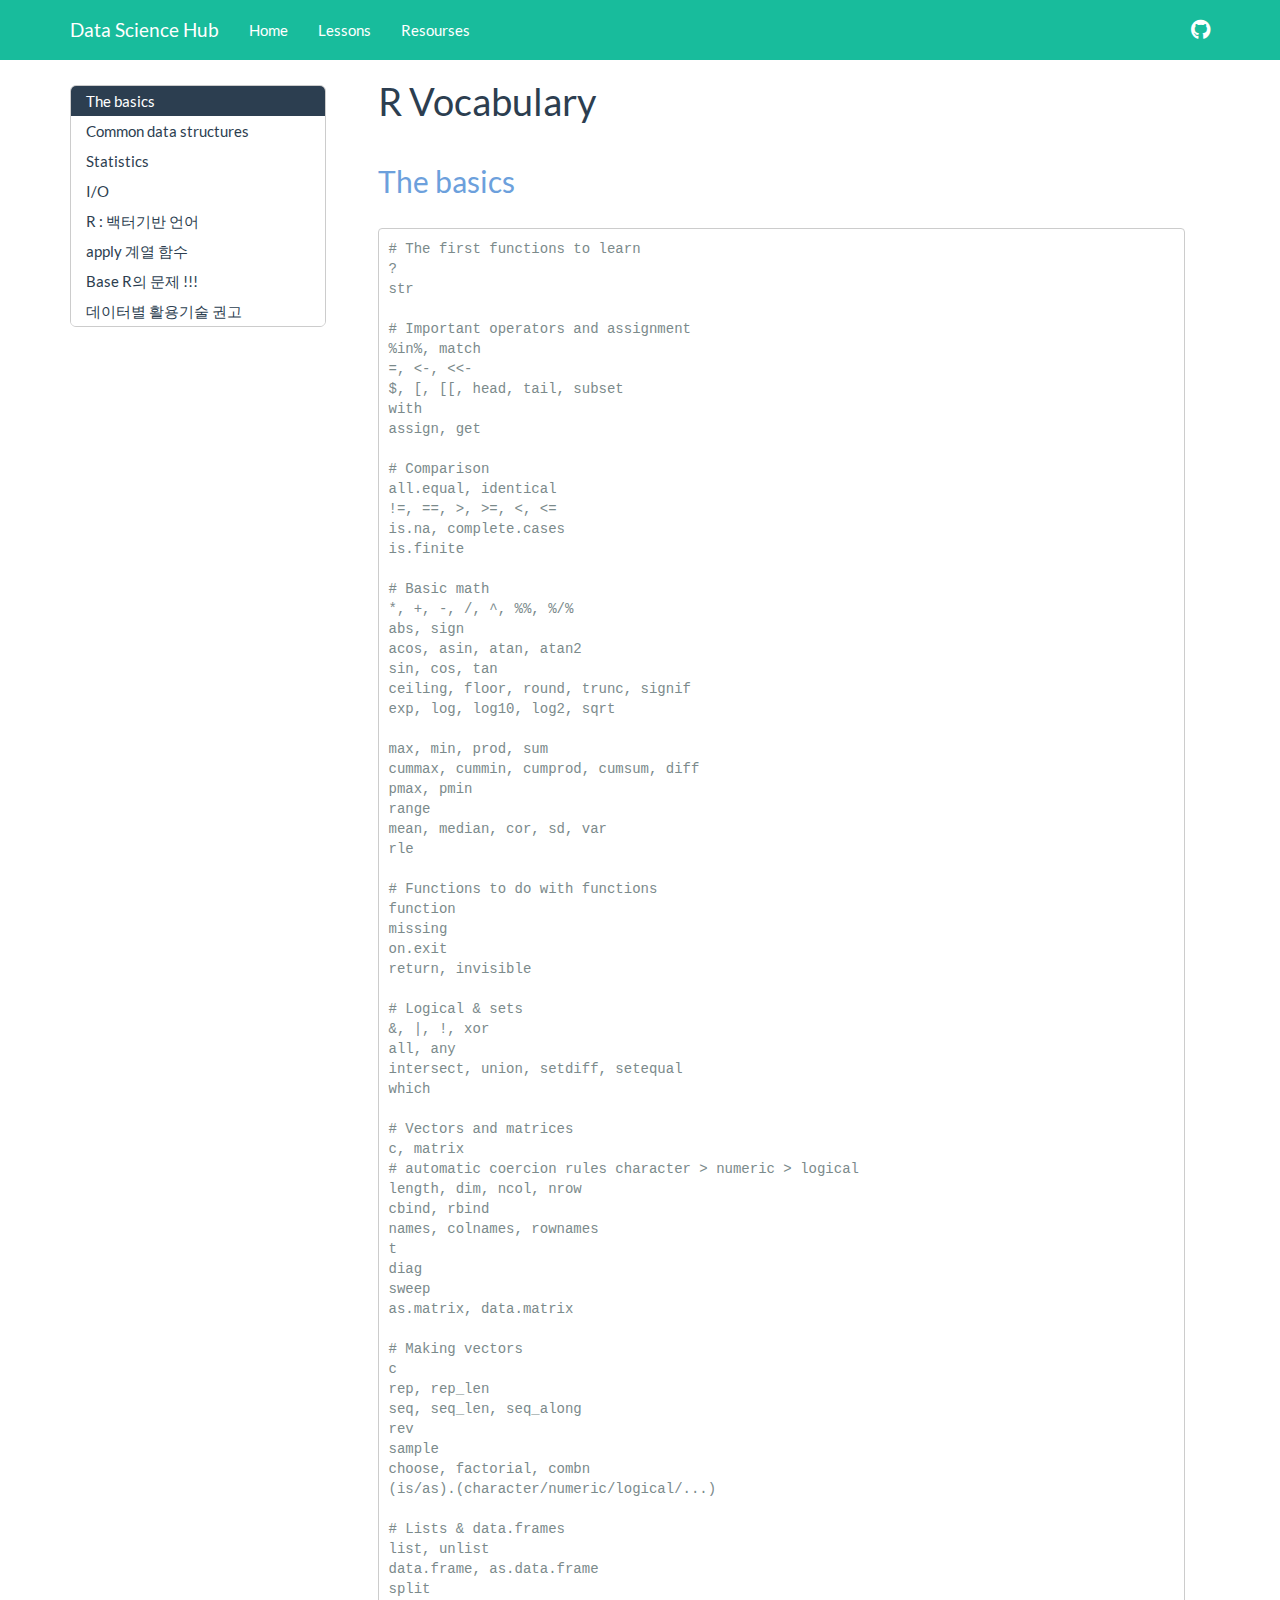
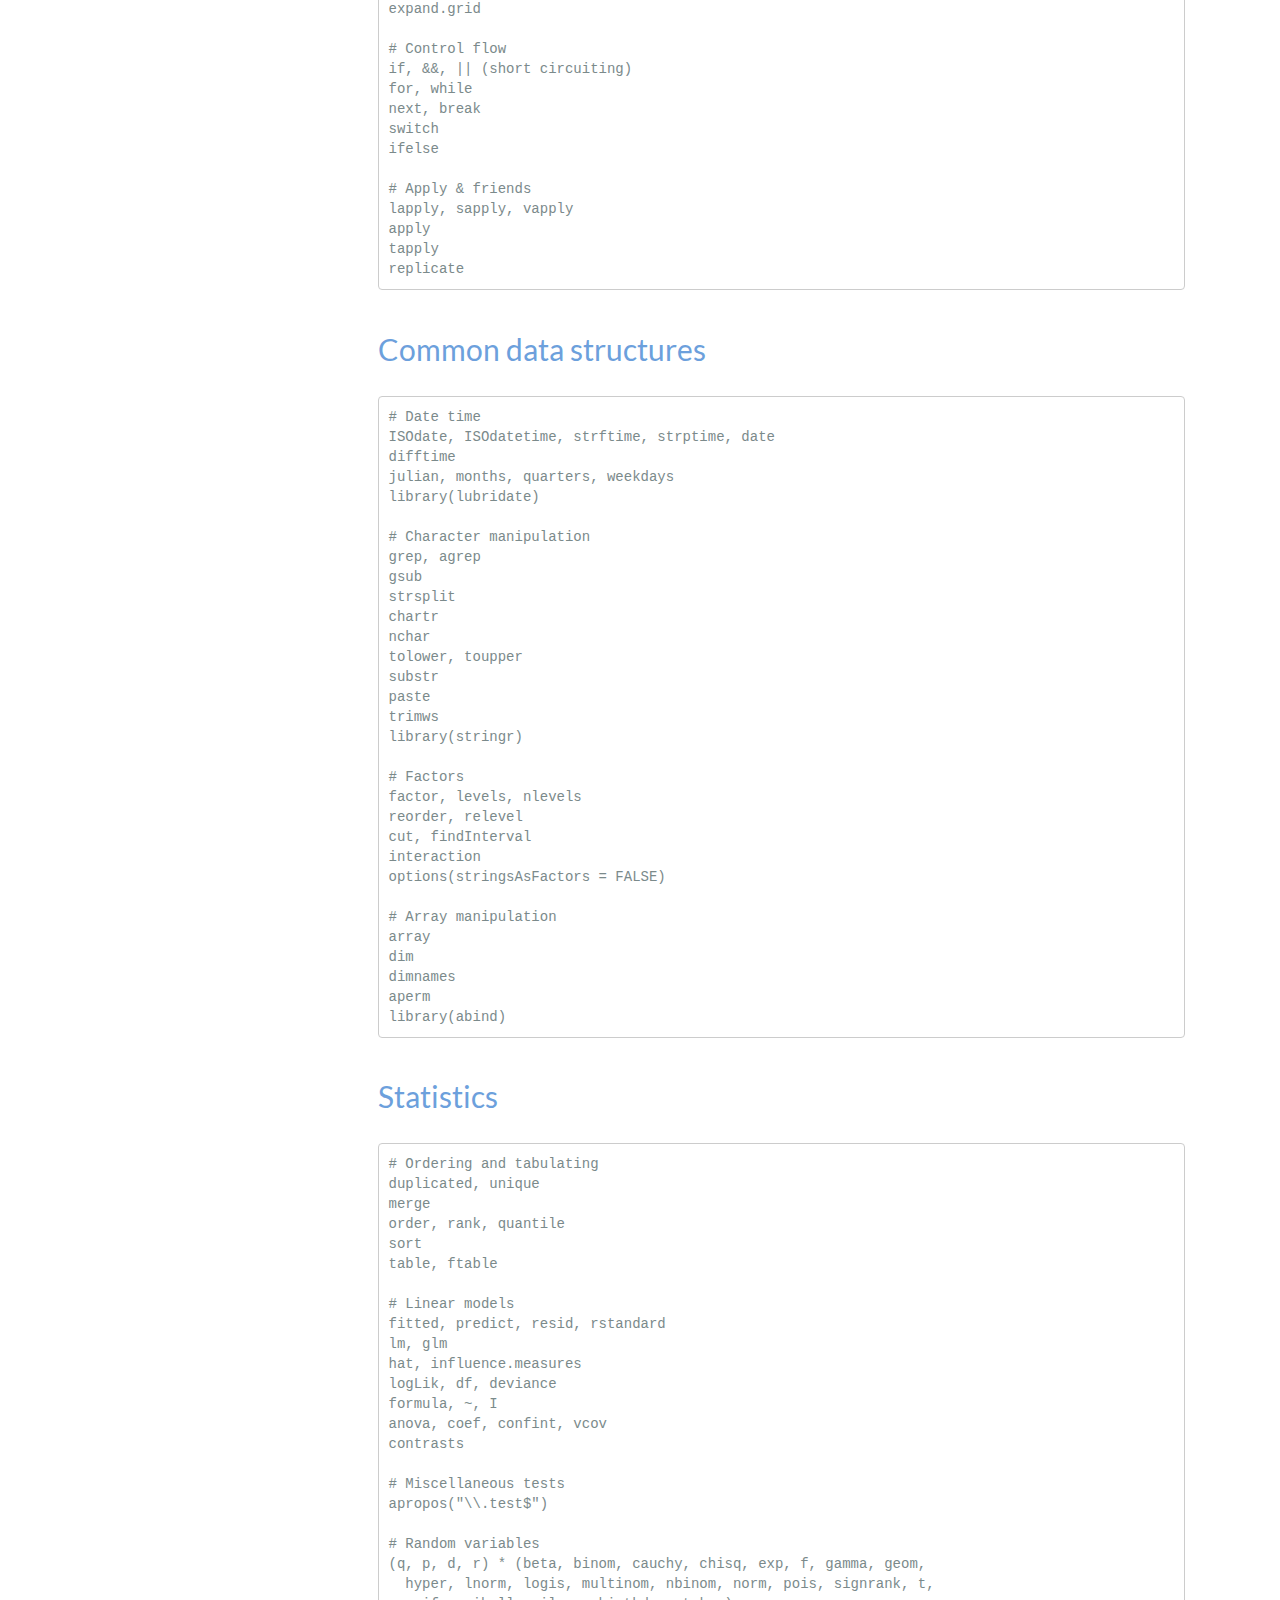
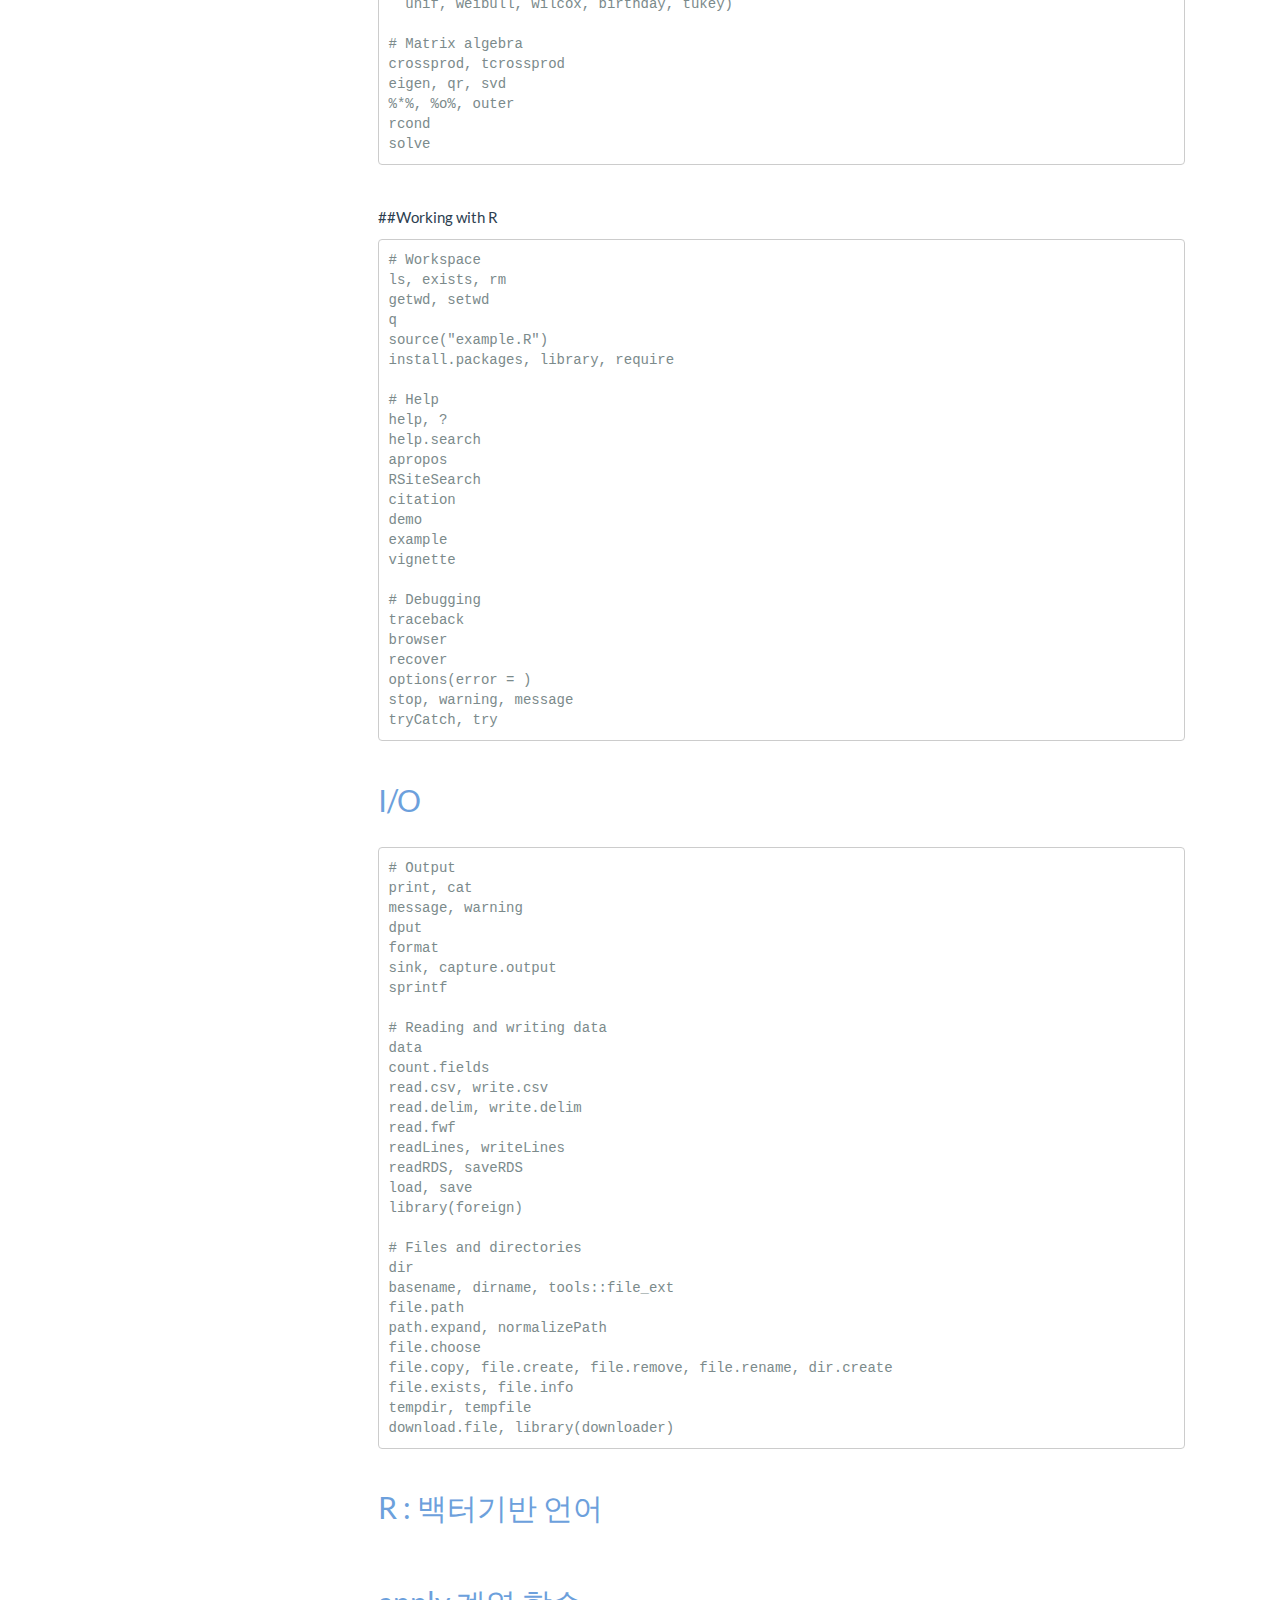
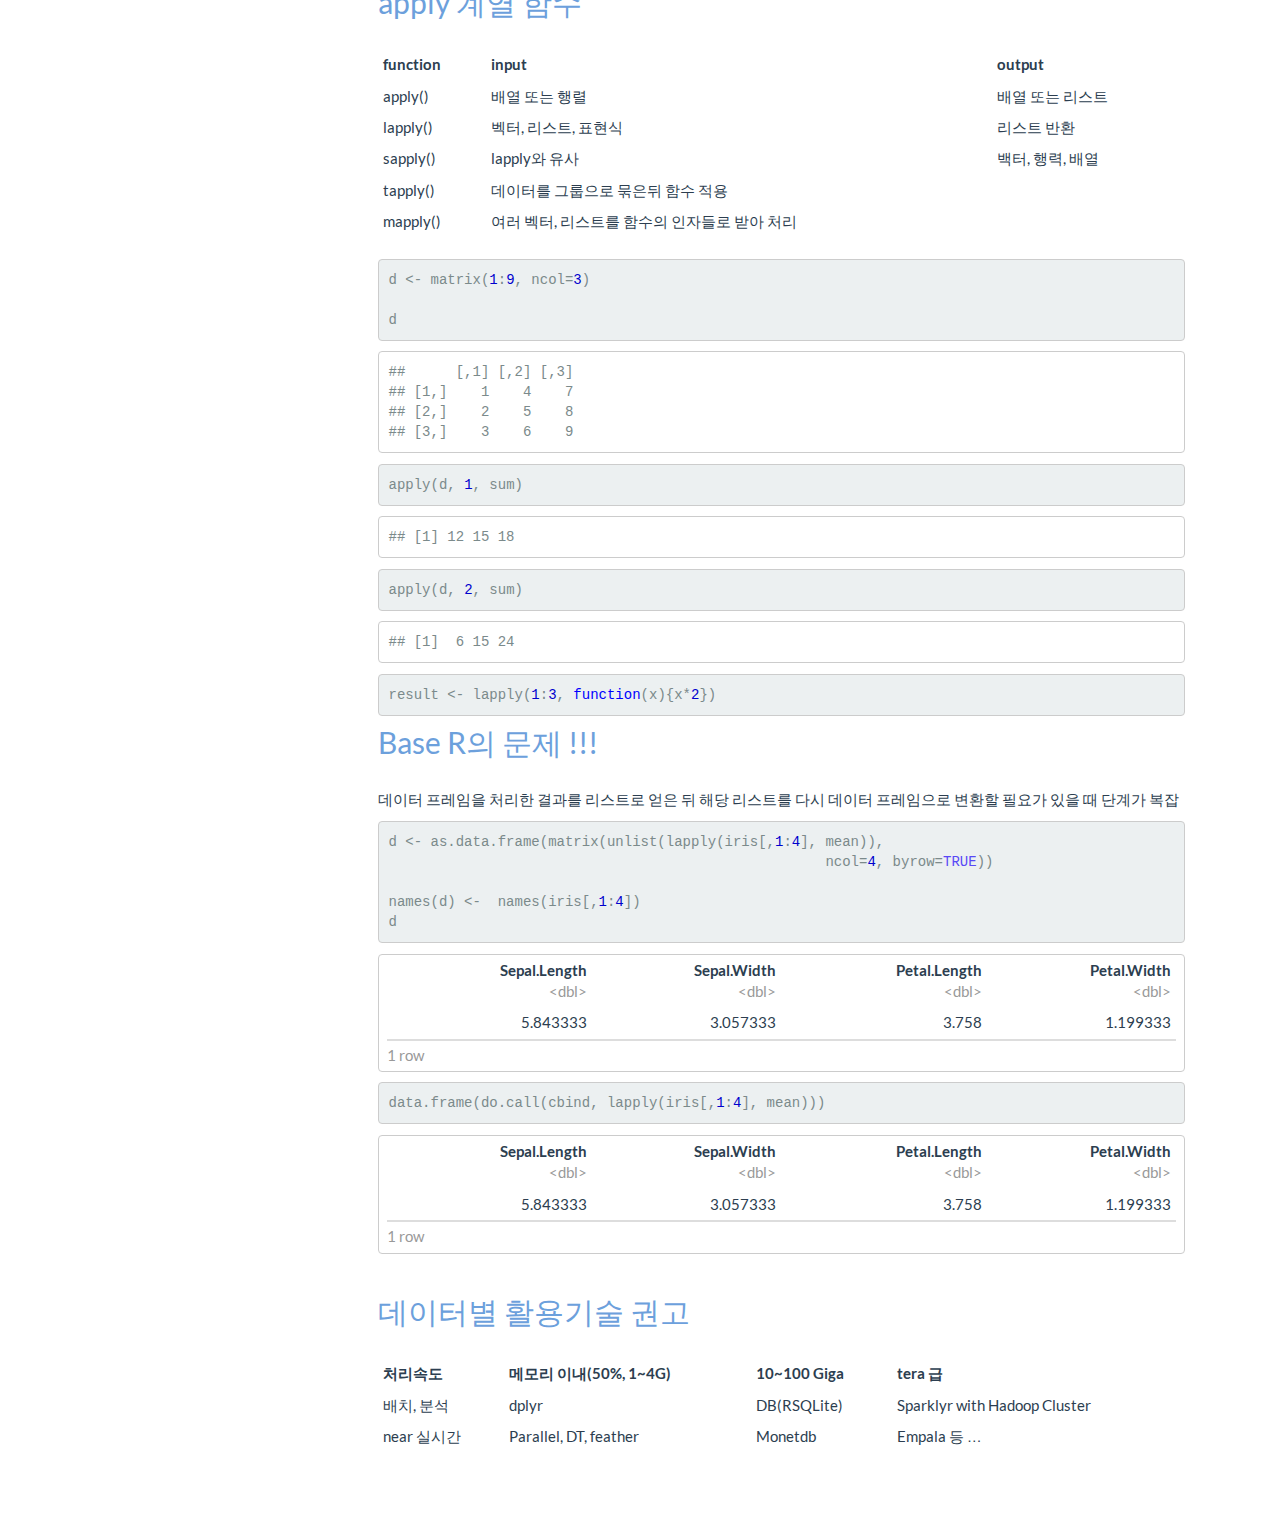
<file: bk03_r-vocabulary.html>
<!DOCTYPE html>

<html xmlns="http://www.w3.org/1999/xhtml">

<head>

<meta charset="utf-8" />
<meta http-equiv="Content-Type" content="text/html; charset=utf-8" />
<meta name="generator" content="pandoc" />




<title>R Vocabulary</title>

<script src="site_libs/jquery/jquery.min.js"></script>
<meta name="viewport" content="width=device-width, initial-scale=1" />
<link href="site_libs/bootstrap/css/flatly.min.css" rel="stylesheet" />
<script src="site_libs/bootstrap/js/bootstrap.min.js"></script>
<script src="site_libs/bootstrap/shim/html5shiv.min.js"></script>
<script src="site_libs/bootstrap/shim/respond.min.js"></script>
<script src="site_libs/jqueryui/jquery-ui.min.js"></script>
<link href="site_libs/tocify/jquery.tocify.css" rel="stylesheet" />
<script src="site_libs/tocify/jquery.tocify.js"></script>
<script src="site_libs/navigation/tabsets.js"></script>
<link href="site_libs/highlightjs/textmate.css" rel="stylesheet" />
<script src="site_libs/highlightjs/highlight.js"></script>
<link href="site_libs/pagedtable/css/pagedtable.css" rel="stylesheet" />
<script src="site_libs/pagedtable/js/pagedtable.js"></script>
<link href="site_libs/font-awesome/css/all.css" rel="stylesheet" />
<link href="site_libs/font-awesome/css/v4-shims.css" rel="stylesheet" />

<style type="text/css">code{white-space: pre;}</style>
<style type="text/css">
  pre:not([class]) {
    background-color: white;
  }
</style>
<script type="text/javascript">
if (window.hljs) {
  hljs.configure({languages: []});
  hljs.initHighlightingOnLoad();
  if (document.readyState && document.readyState === "complete") {
    window.setTimeout(function() { hljs.initHighlighting(); }, 0);
  }
}
</script>



<style type="text/css">
h1 {
  font-size: 34px;
}
h1.title {
  font-size: 38px;
}
h2 {
  font-size: 30px;
}
h3 {
  font-size: 24px;
}
h4 {
  font-size: 18px;
}
h5 {
  font-size: 16px;
}
h6 {
  font-size: 12px;
}
.table th:not([align]) {
  text-align: left;
}
</style>

<link rel="stylesheet" href="styles.css" type="text/css" />

</head>

<body>

<style type = "text/css">
.main-container {
  max-width: 940px;
  margin-left: auto;
  margin-right: auto;
}
code {
  color: inherit;
  background-color: rgba(0, 0, 0, 0.04);
}
img {
  max-width:100%;
  height: auto;
}
.tabbed-pane {
  padding-top: 12px;
}
.html-widget {
  margin-bottom: 20px;
}
button.code-folding-btn:focus {
  outline: none;
}
summary {
  display: list-item;
}
</style>


<style type="text/css">
/* padding for bootstrap navbar */
body {
  padding-top: 60px;
  padding-bottom: 40px;
}
/* offset scroll position for anchor links (for fixed navbar)  */
.section h1 {
  padding-top: 65px;
  margin-top: -65px;
}
.section h2 {
  padding-top: 65px;
  margin-top: -65px;
}
.section h3 {
  padding-top: 65px;
  margin-top: -65px;
}
.section h4 {
  padding-top: 65px;
  margin-top: -65px;
}
.section h5 {
  padding-top: 65px;
  margin-top: -65px;
}
.section h6 {
  padding-top: 65px;
  margin-top: -65px;
}
.dropdown-submenu {
  position: relative;
}
.dropdown-submenu>.dropdown-menu {
  top: 0;
  left: 100%;
  margin-top: -6px;
  margin-left: -1px;
  border-radius: 0 6px 6px 6px;
}
.dropdown-submenu:hover>.dropdown-menu {
  display: block;
}
.dropdown-submenu>a:after {
  display: block;
  content: " ";
  float: right;
  width: 0;
  height: 0;
  border-color: transparent;
  border-style: solid;
  border-width: 5px 0 5px 5px;
  border-left-color: #cccccc;
  margin-top: 5px;
  margin-right: -10px;
}
.dropdown-submenu:hover>a:after {
  border-left-color: #ffffff;
}
.dropdown-submenu.pull-left {
  float: none;
}
.dropdown-submenu.pull-left>.dropdown-menu {
  left: -100%;
  margin-left: 10px;
  border-radius: 6px 0 6px 6px;
}
</style>

<script>
// manage active state of menu based on current page
$(document).ready(function () {
  // active menu anchor
  href = window.location.pathname
  href = href.substr(href.lastIndexOf('/') + 1)
  if (href === "")
    href = "index.html";
  var menuAnchor = $('a[href="' + href + '"]');

  // mark it active
  menuAnchor.parent().addClass('active');

  // if it's got a parent navbar menu mark it active as well
  menuAnchor.closest('li.dropdown').addClass('active');
});
</script>

<div class="container-fluid main-container">

<!-- tabsets -->

<style type="text/css">
.tabset-dropdown > .nav-tabs {
  display: inline-table;
  max-height: 500px;
  min-height: 44px;
  overflow-y: auto;
  background: white;
  border: 1px solid #ddd;
  border-radius: 4px;
}

.tabset-dropdown > .nav-tabs > li.active:before {
  content: "";
  font-family: 'Glyphicons Halflings';
  display: inline-block;
  padding: 10px;
  border-right: 1px solid #ddd;
}

.tabset-dropdown > .nav-tabs.nav-tabs-open > li.active:before {
  content: "&#xe258;";
  border: none;
}

.tabset-dropdown > .nav-tabs.nav-tabs-open:before {
  content: "";
  font-family: 'Glyphicons Halflings';
  display: inline-block;
  padding: 10px;
  border-right: 1px solid #ddd;
}

.tabset-dropdown > .nav-tabs > li.active {
  display: block;
}

.tabset-dropdown > .nav-tabs > li > a,
.tabset-dropdown > .nav-tabs > li > a:focus,
.tabset-dropdown > .nav-tabs > li > a:hover {
  border: none;
  display: inline-block;
  border-radius: 4px;
}

.tabset-dropdown > .nav-tabs.nav-tabs-open > li {
  display: block;
  float: none;
}

.tabset-dropdown > .nav-tabs > li {
  display: none;
}
</style>

<script>
$(document).ready(function () {
  window.buildTabsets("TOC");
});

$(document).ready(function () {
  $('.tabset-dropdown > .nav-tabs > li').click(function () {
    $(this).parent().toggleClass('nav-tabs-open')
  });
});
</script>

<!-- code folding -->



<script>
$(document).ready(function ()  {

    // move toc-ignore selectors from section div to header
    $('div.section.toc-ignore')
        .removeClass('toc-ignore')
        .children('h1,h2,h3,h4,h5').addClass('toc-ignore');

    // establish options
    var options = {
      selectors: "h1,h2,h3",
      theme: "bootstrap3",
      context: '.toc-content',
      hashGenerator: function (text) {
        return text.replace(/[.\\/?&!#<>]/g, '').replace(/\s/g, '_').toLowerCase();
      },
      ignoreSelector: ".toc-ignore",
      scrollTo: 0
    };
    options.showAndHide = false;
    options.smoothScroll = true;

    // tocify
    var toc = $("#TOC").tocify(options).data("toc-tocify");
});
</script>

<style type="text/css">

#TOC {
  margin: 25px 0px 20px 0px;
}
@media (max-width: 768px) {
#TOC {
  position: relative;
  width: 100%;
}
}


.toc-content {
  padding-left: 30px;
  padding-right: 40px;
}

div.main-container {
  max-width: 1200px;
}

div.tocify {
  width: 20%;
  max-width: 260px;
  max-height: 85%;
}

@media (min-width: 768px) and (max-width: 991px) {
  div.tocify {
    width: 25%;
  }
}

@media (max-width: 767px) {
  div.tocify {
    width: 100%;
    max-width: none;
  }
}

.tocify ul, .tocify li {
  line-height: 20px;
}

.tocify-subheader .tocify-item {
  font-size: 0.90em;
  padding-left: 25px;
  text-indent: 0;
}

.tocify .list-group-item {
  border-radius: 0px;
}

.tocify-subheader {
  display: inline;
}
.tocify-subheader .tocify-item {
  font-size: 0.95em;
}

</style>

<!-- setup 3col/9col grid for toc_float and main content  -->
<div class="row-fluid">
<div class="col-xs-12 col-sm-4 col-md-3">
<div id="TOC" class="tocify">
</div>
</div>

<div class="toc-content col-xs-12 col-sm-8 col-md-9">




<div class="navbar navbar-inverse  navbar-fixed-top" role="navigation">
  <div class="container">
    <div class="navbar-header">
      <button type="button" class="navbar-toggle collapsed" data-toggle="collapse" data-target="#navbar">
        <span class="icon-bar"></span>
        <span class="icon-bar"></span>
        <span class="icon-bar"></span>
      </button>
      <a class="navbar-brand" href="index.html">Data Science Hub</a>
    </div>
    <div id="navbar" class="navbar-collapse collapse">
      <ul class="nav navbar-nav">
        <li>
  <a href="index.html">Home</a>
</li>
<li>
  <a href="course.html">Lessons</a>
</li>
<li>
  <a href="resourses.html">Resourses</a>
</li>
      </ul>
      <ul class="nav navbar-nav navbar-right">
        <li>
  <a href="https://dookyung.github.io/">
    <span class="fa fa-github fa-lg"></span>
     
  </a>
</li>
      </ul>
    </div><!--/.nav-collapse -->
  </div><!--/.container -->
</div><!--/.navbar -->

<div class="fluid-row" id="header">



<h1 class="title toc-ignore">R Vocabulary</h1>

</div>


<p><br></p>
<div id="the-basics" class="section level2">
<h2>The basics</h2>
<pre><code># The first functions to learn
?
str

# Important operators and assignment
%in%, match
=, &lt;-, &lt;&lt;-
$, [, [[, head, tail, subset
with
assign, get

# Comparison 
all.equal, identical
!=, ==, &gt;, &gt;=, &lt;, &lt;=
is.na, complete.cases
is.finite

# Basic math
*, +, -, /, ^, %%, %/%
abs, sign
acos, asin, atan, atan2
sin, cos, tan
ceiling, floor, round, trunc, signif
exp, log, log10, log2, sqrt

max, min, prod, sum
cummax, cummin, cumprod, cumsum, diff
pmax, pmin
range
mean, median, cor, sd, var
rle

# Functions to do with functions
function
missing
on.exit
return, invisible

# Logical &amp; sets 
&amp;, |, !, xor
all, any
intersect, union, setdiff, setequal
which

# Vectors and matrices
c, matrix
# automatic coercion rules character &gt; numeric &gt; logical
length, dim, ncol, nrow
cbind, rbind
names, colnames, rownames
t
diag
sweep
as.matrix, data.matrix

# Making vectors 
c
rep, rep_len
seq, seq_len, seq_along
rev
sample
choose, factorial, combn
(is/as).(character/numeric/logical/...)

# Lists &amp; data.frames 
list, unlist
data.frame, as.data.frame
split
expand.grid

# Control flow 
if, &amp;&amp;, || (short circuiting)
for, while
next, break
switch
ifelse

# Apply &amp; friends
lapply, sapply, vapply
apply
tapply
replicate</code></pre>
<p><br></p>
</div>
<div id="common-data-structures" class="section level2">
<h2>Common data structures</h2>
<pre><code># Date time
ISOdate, ISOdatetime, strftime, strptime, date
difftime
julian, months, quarters, weekdays
library(lubridate)

# Character manipulation 
grep, agrep
gsub
strsplit
chartr
nchar
tolower, toupper
substr
paste
trimws
library(stringr)

# Factors 
factor, levels, nlevels
reorder, relevel
cut, findInterval
interaction
options(stringsAsFactors = FALSE)

# Array manipulation
array
dim
dimnames
aperm
library(abind)</code></pre>
<p><br></p>
</div>
<div id="statistics" class="section level2">
<h2>Statistics</h2>
<pre><code># Ordering and tabulating 
duplicated, unique
merge
order, rank, quantile
sort
table, ftable

# Linear models 
fitted, predict, resid, rstandard
lm, glm
hat, influence.measures
logLik, df, deviance
formula, ~, I
anova, coef, confint, vcov
contrasts

# Miscellaneous tests
apropos(&quot;\\.test$&quot;)

# Random variables 
(q, p, d, r) * (beta, binom, cauchy, chisq, exp, f, gamma, geom, 
  hyper, lnorm, logis, multinom, nbinom, norm, pois, signrank, t, 
  unif, weibull, wilcox, birthday, tukey)

# Matrix algebra 
crossprod, tcrossprod
eigen, qr, svd
%*%, %o%, outer
rcond
solve</code></pre>
<p><br></p>
<p>##Working with R</p>
<pre><code># Workspace 
ls, exists, rm
getwd, setwd
q
source(&quot;example.R&quot;)
install.packages, library, require

# Help
help, ?
help.search
apropos
RSiteSearch
citation
demo
example
vignette

# Debugging
traceback
browser
recover
options(error = )
stop, warning, message
tryCatch, try</code></pre>
<p><br></p>
</div>
<div id="io" class="section level2">
<h2>I/O</h2>
<pre><code># Output
print, cat
message, warning
dput
format
sink, capture.output
sprintf

# Reading and writing data
data
count.fields
read.csv, write.csv
read.delim, write.delim
read.fwf
readLines, writeLines
readRDS, saveRDS
load, save
library(foreign)

# Files and directories 
dir
basename, dirname, tools::file_ext
file.path
path.expand, normalizePath
file.choose
file.copy, file.create, file.remove, file.rename, dir.create
file.exists, file.info
tempdir, tempfile
download.file, library(downloader)</code></pre>
<p><br></p>
</div>
<div id="r--" class="section level2">
<h2>R : 백터기반 언어</h2>
<p><br></p>
</div>
<div id="apply--" class="section level2">
<h2>apply 계열 함수</h2>
<table>
<thead>
<tr class="header">
<th>function</th>
<th>input</th>
<th>output</th>
</tr>
</thead>
<tbody>
<tr class="odd">
<td>apply()</td>
<td>배열 또는 행렬</td>
<td>배열 또는 리스트</td>
</tr>
<tr class="even">
<td>lapply()</td>
<td>벡터, 리스트, 표현식</td>
<td>리스트 반환</td>
</tr>
<tr class="odd">
<td>sapply()</td>
<td>lapply와 유사</td>
<td>백터, 행력, 배열</td>
</tr>
<tr class="even">
<td>tapply()</td>
<td>데이터를 그룹으로 묶은뒤 함수 적용</td>
<td></td>
</tr>
<tr class="odd">
<td>mapply()</td>
<td>여러 벡터, 리스트를 함수의 인자들로 받아 처리</td>
<td></td>
</tr>
</tbody>
</table>
<pre class="r"><code>d &lt;- matrix(1:9, ncol=3)

d</code></pre>
<pre><code>##      [,1] [,2] [,3]
## [1,]    1    4    7
## [2,]    2    5    8
## [3,]    3    6    9</code></pre>
<pre class="r"><code>apply(d, 1, sum)</code></pre>
<pre><code>## [1] 12 15 18</code></pre>
<pre class="r"><code>apply(d, 2, sum)</code></pre>
<pre><code>## [1]  6 15 24</code></pre>
<pre class="r"><code>result &lt;- lapply(1:3, function(x){x*2})</code></pre>
</div>
<div id="base-r-" class="section level2">
<h2>Base R의 문제 !!!</h2>
<p>데이터 프레임을 처리한 결과를 리스트로 얻은 뒤 해당 리스트를 다시 데이터 프레임으로 변환할 필요가 있을 때 단계가 복잡</p>
<pre class="r"><code>d &lt;- as.data.frame(matrix(unlist(lapply(iris[,1:4], mean)),
                                                    ncol=4, byrow=TRUE))

names(d) &lt;-  names(iris[,1:4])
d</code></pre>
<div data-pagedtable="false">
<script data-pagedtable-source type="application/json">
{"columns":[{"label":["Sepal.Length"],"name":[1],"type":["dbl"],"align":["right"]},{"label":["Sepal.Width"],"name":[2],"type":["dbl"],"align":["right"]},{"label":["Petal.Length"],"name":[3],"type":["dbl"],"align":["right"]},{"label":["Petal.Width"],"name":[4],"type":["dbl"],"align":["right"]}],"data":[{"1":"5.843333","2":"3.057333","3":"3.758","4":"1.199333"}],"options":{"columns":{"min":{},"max":[10]},"rows":{"min":[10],"max":[10]},"pages":{}}}
  </script>
</div>
<pre class="r"><code>data.frame(do.call(cbind, lapply(iris[,1:4], mean)))</code></pre>
<div data-pagedtable="false">
<script data-pagedtable-source type="application/json">
{"columns":[{"label":["Sepal.Length"],"name":[1],"type":["dbl"],"align":["right"]},{"label":["Sepal.Width"],"name":[2],"type":["dbl"],"align":["right"]},{"label":["Petal.Length"],"name":[3],"type":["dbl"],"align":["right"]},{"label":["Petal.Width"],"name":[4],"type":["dbl"],"align":["right"]}],"data":[{"1":"5.843333","2":"3.057333","3":"3.758","4":"1.199333"}],"options":{"columns":{"min":{},"max":[10]},"rows":{"min":[10],"max":[10]},"pages":{}}}
  </script>
</div>
<p><br></p>
</div>
<div id="section" class="section level2">
<h2>데이터별 활용기술 권고</h2>
<table>
<thead>
<tr class="header">
<th>처리속도</th>
<th>메모리 이내(50%, 1~4G)</th>
<th>10~100 Giga</th>
<th>tera 급</th>
</tr>
</thead>
<tbody>
<tr class="odd">
<td>배치, 분석</td>
<td>dplyr</td>
<td>DB(RSQLite)</td>
<td>Sparklyr with Hadoop Cluster</td>
</tr>
<tr class="even">
<td>near 실시간</td>
<td>Parallel, DT, feather</td>
<td>Monetdb</td>
<td>Empala 등 …</td>
</tr>
</tbody>
</table>
</div>



</div>
</div>

</div>

<script>

// add bootstrap table styles to pandoc tables
function bootstrapStylePandocTables() {
  $('tr.header').parent('thead').parent('table').addClass('table table-condensed');
}
$(document).ready(function () {
  bootstrapStylePandocTables();
});


</script>


</body>
</html>
</file>
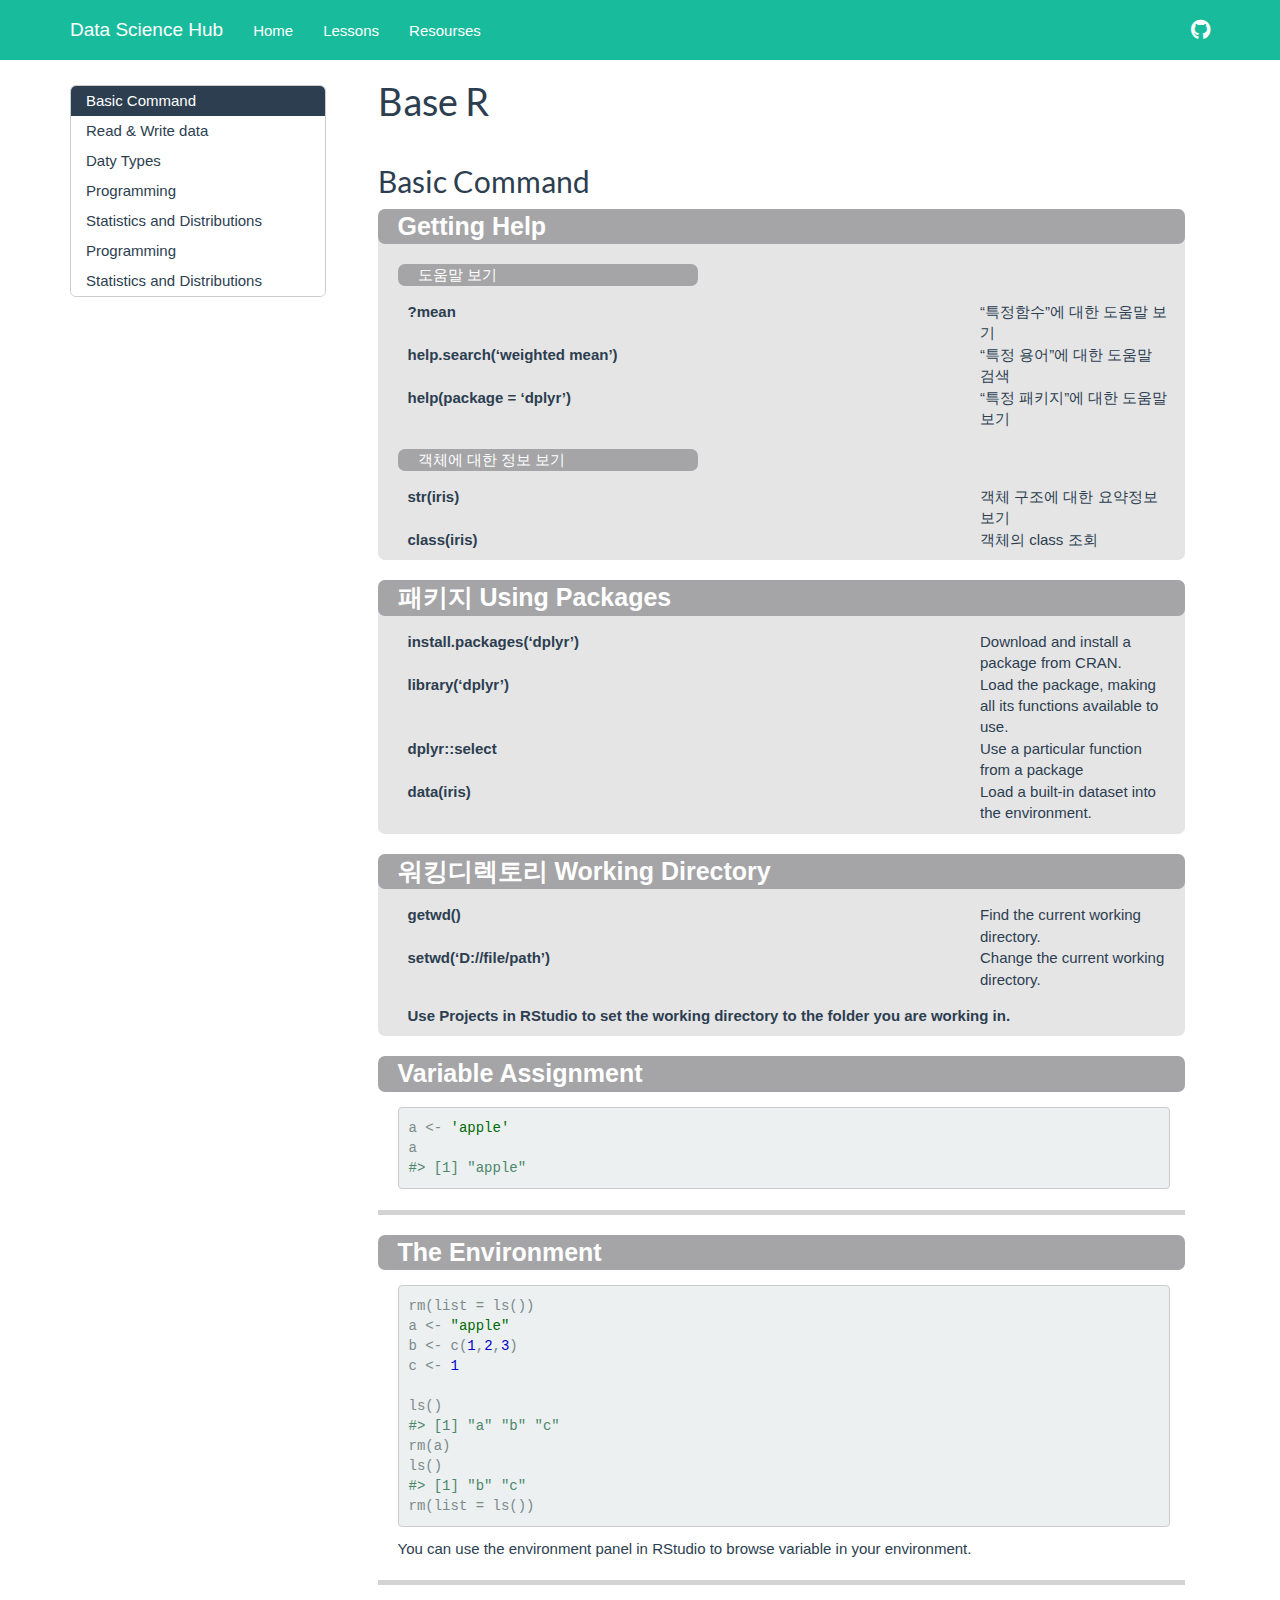
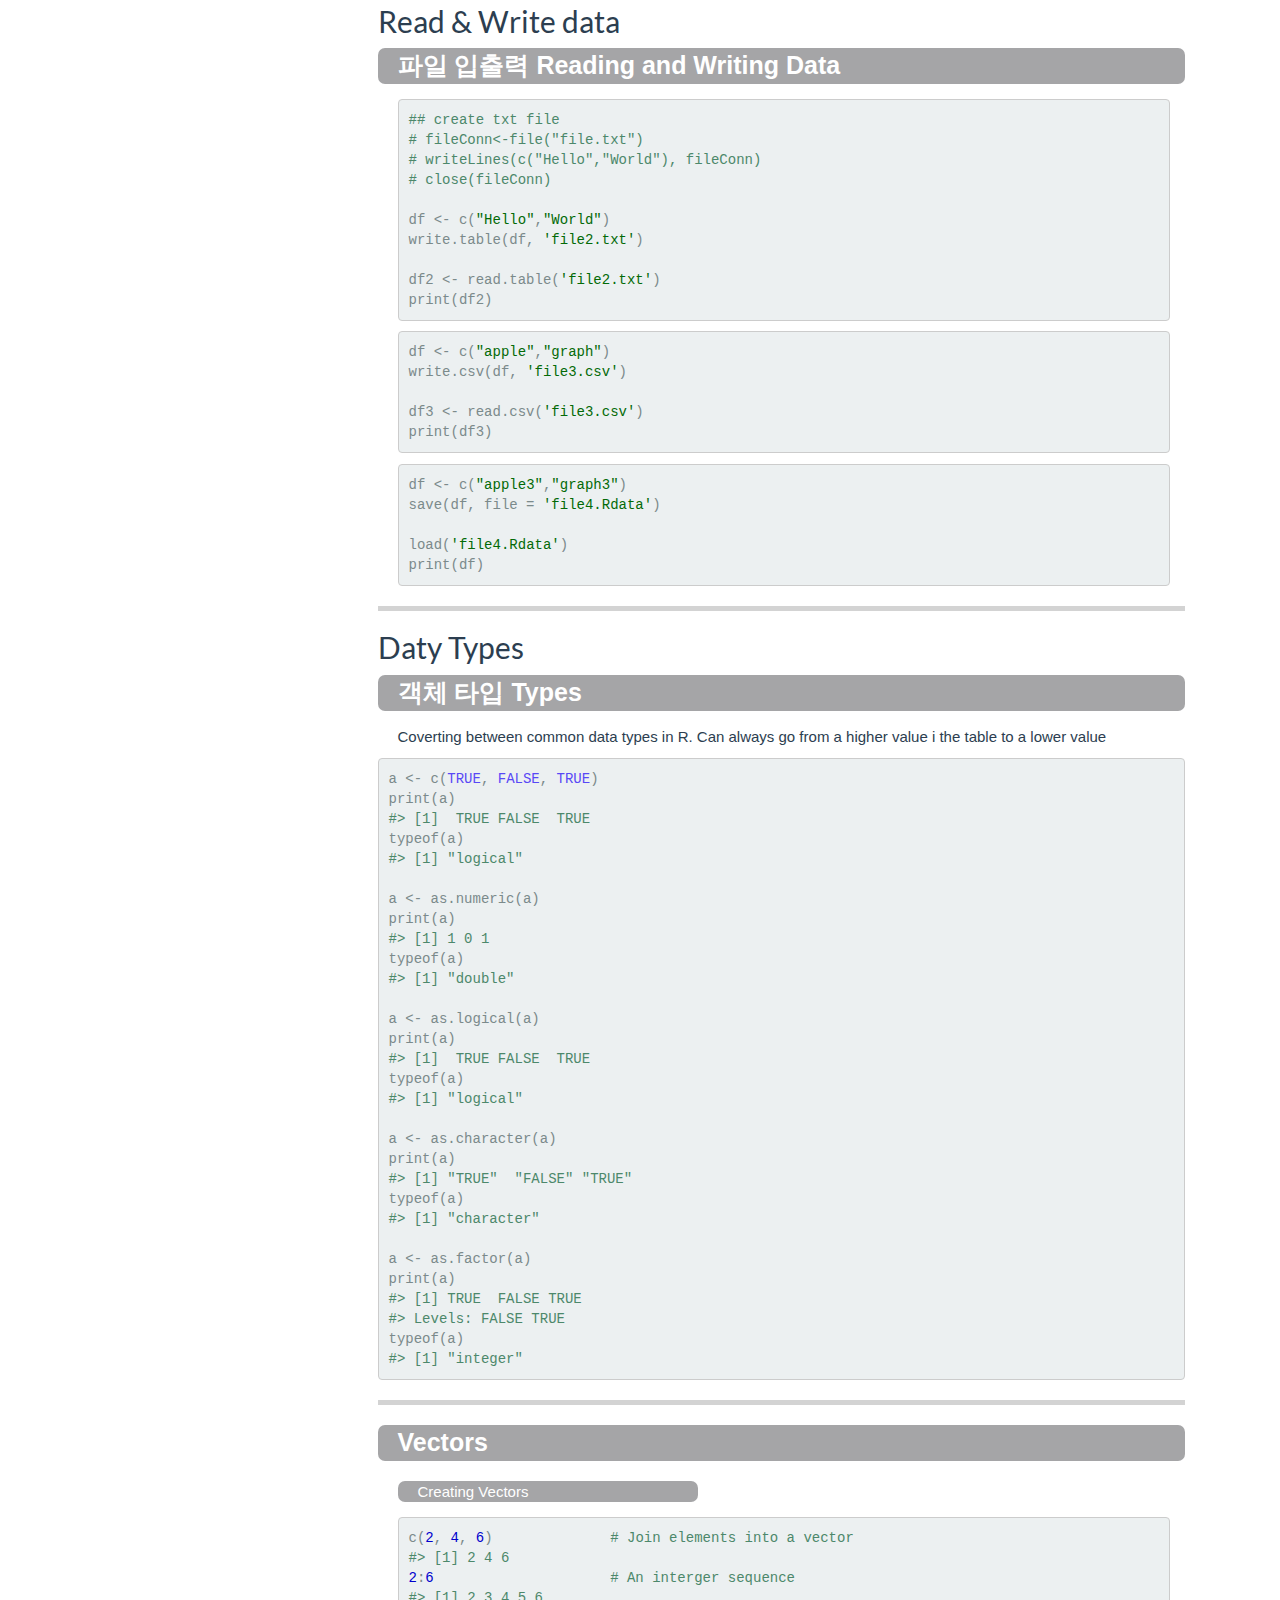
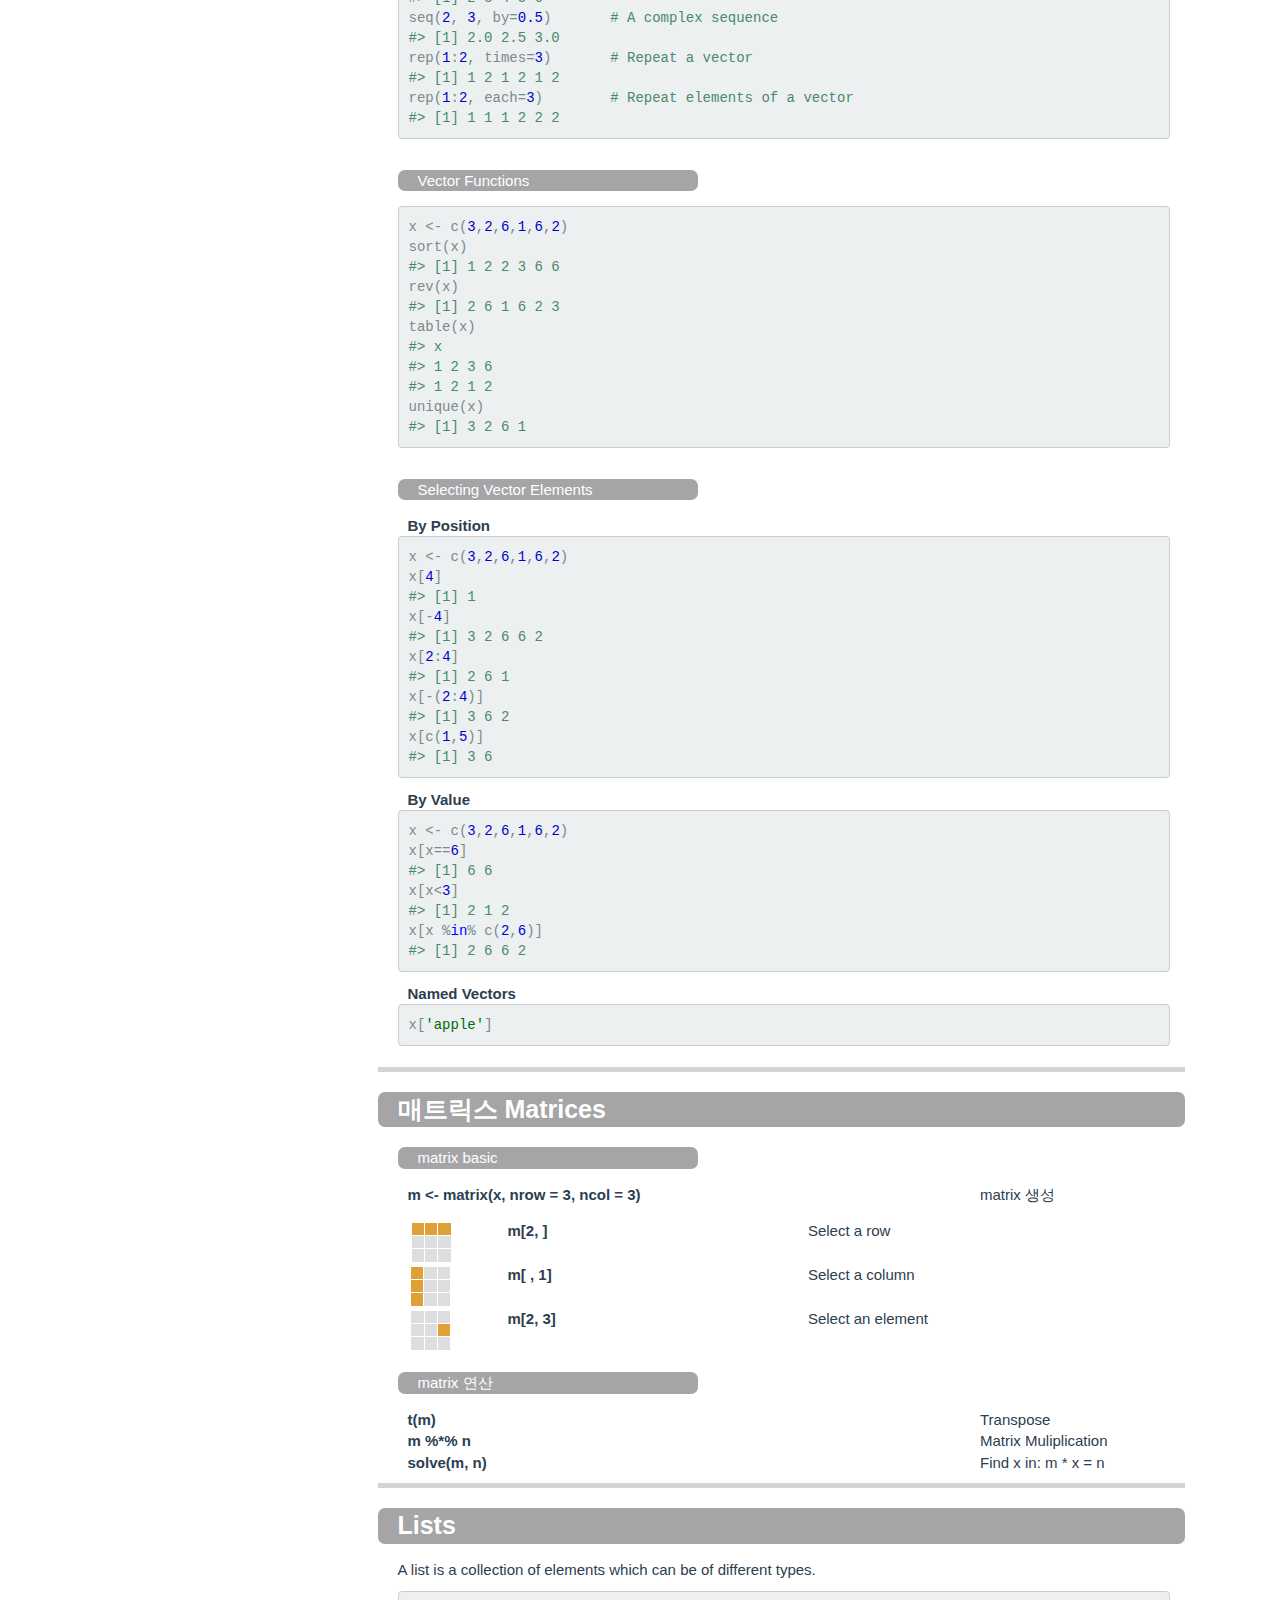
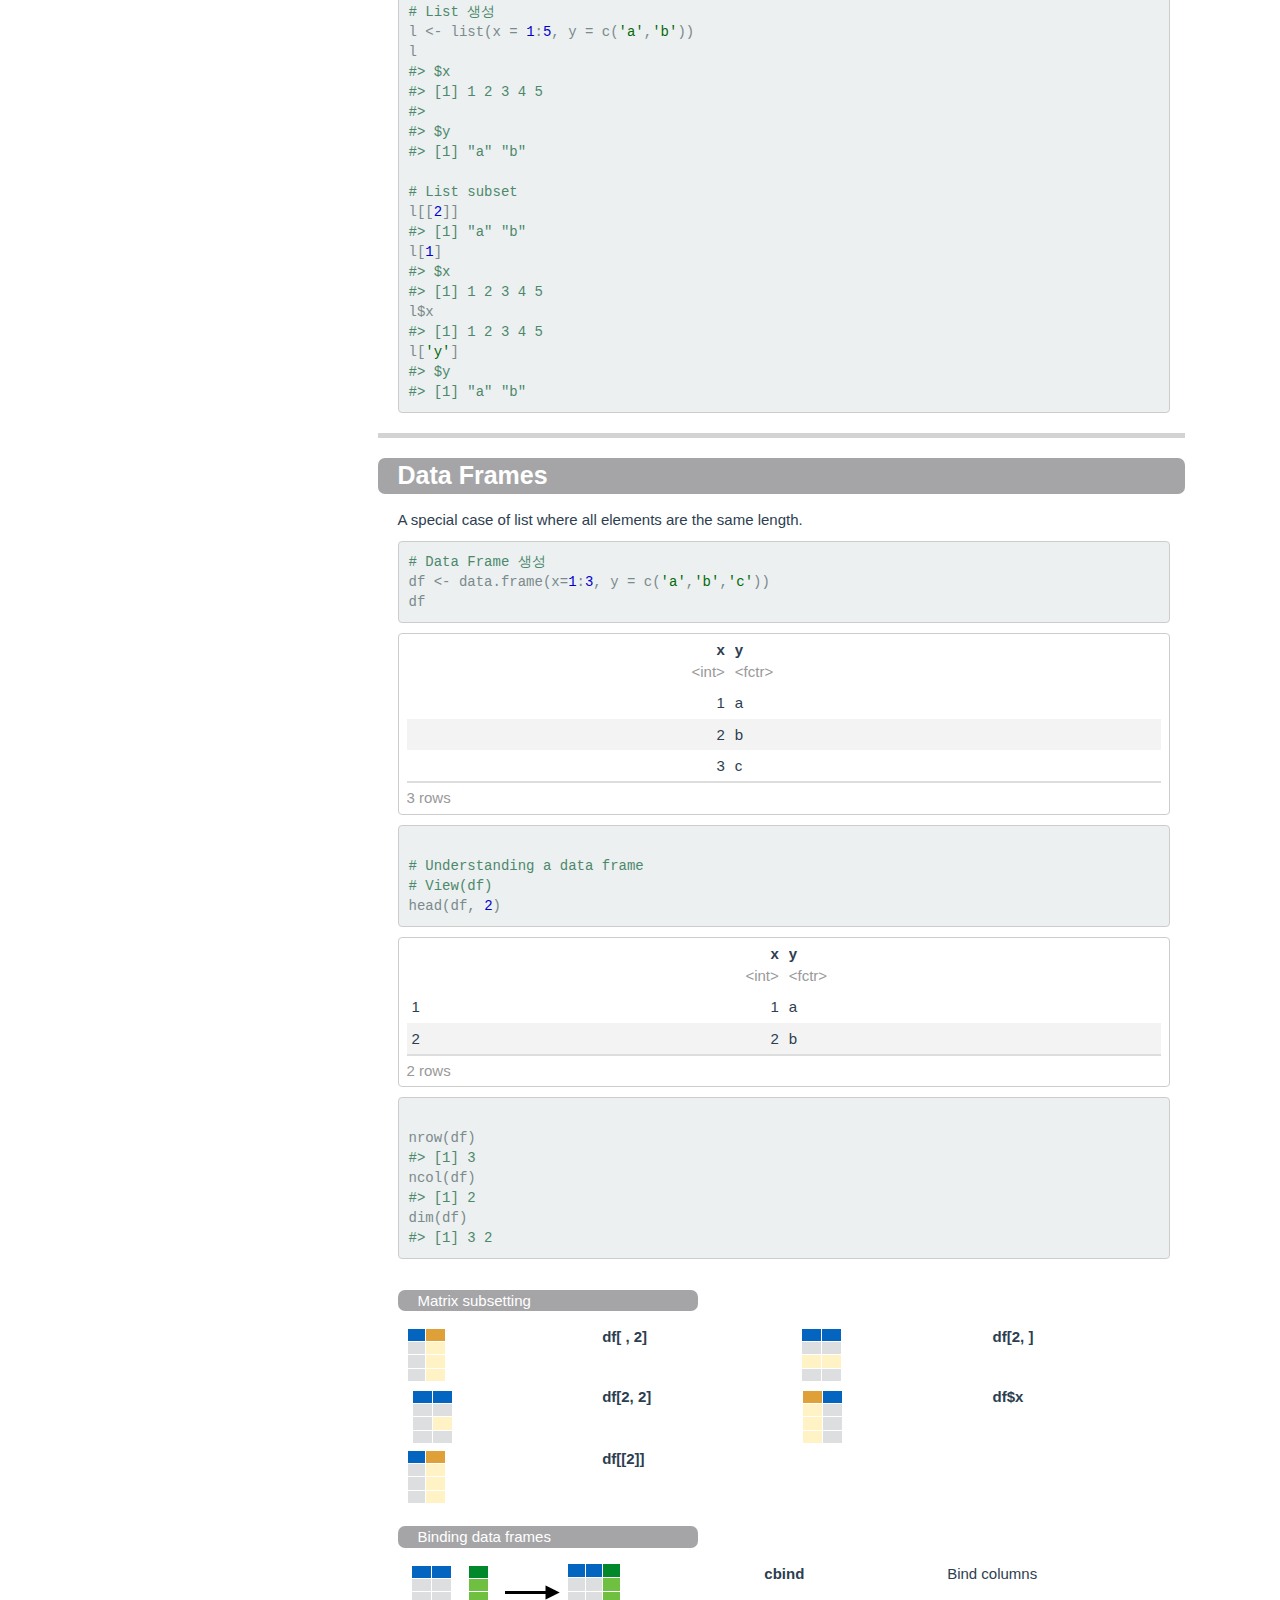
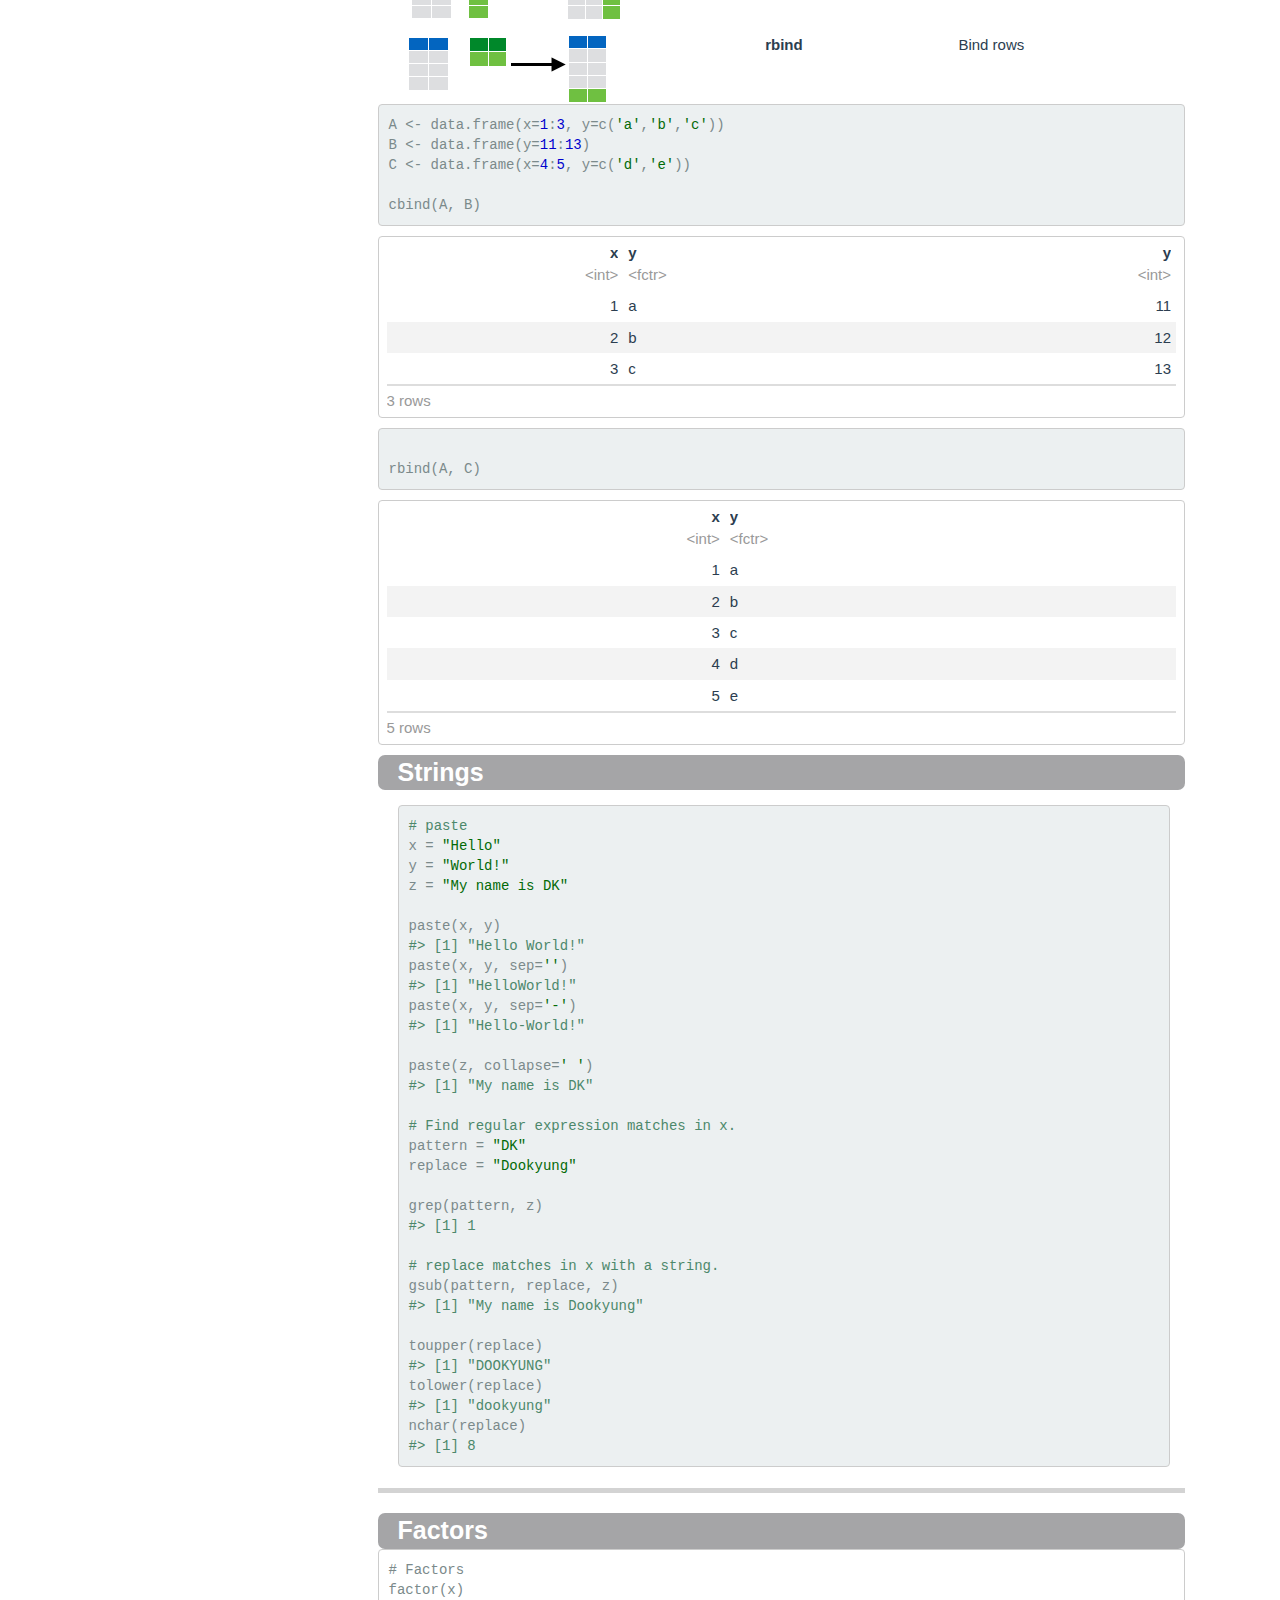
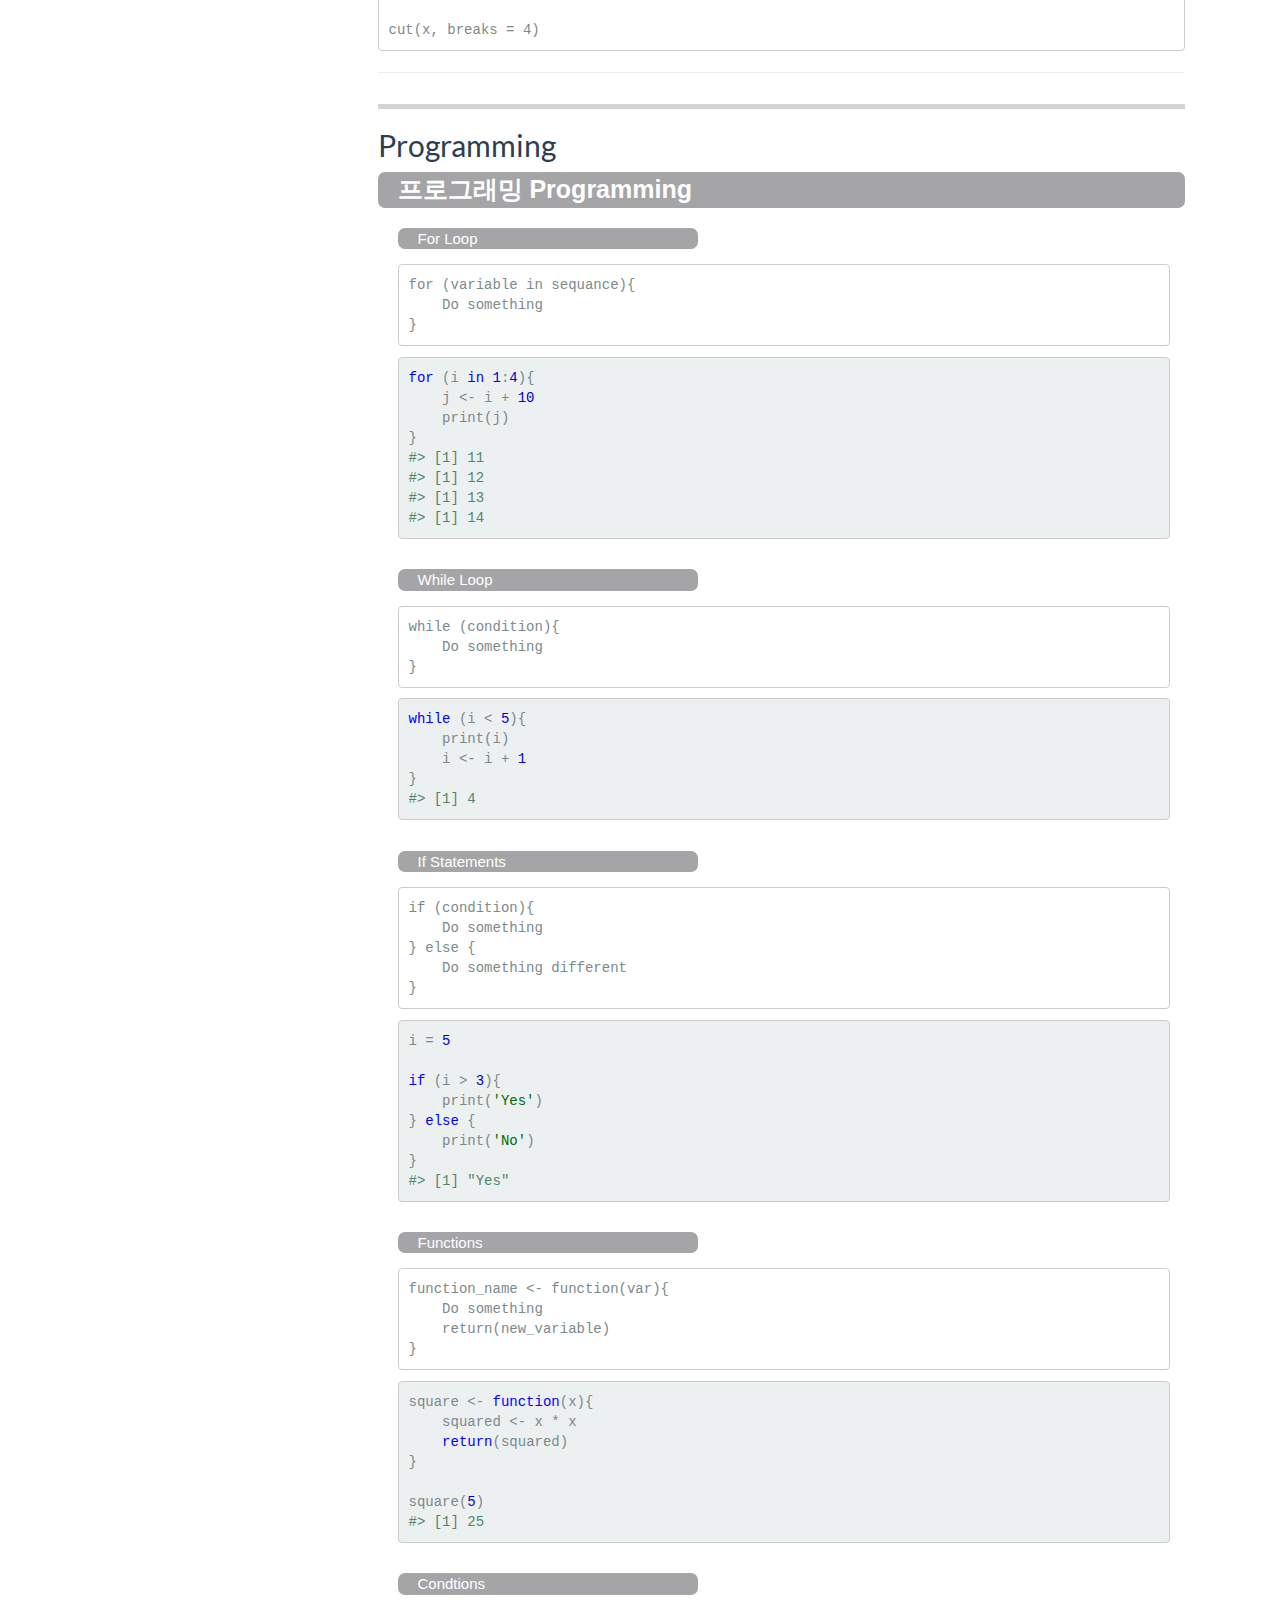
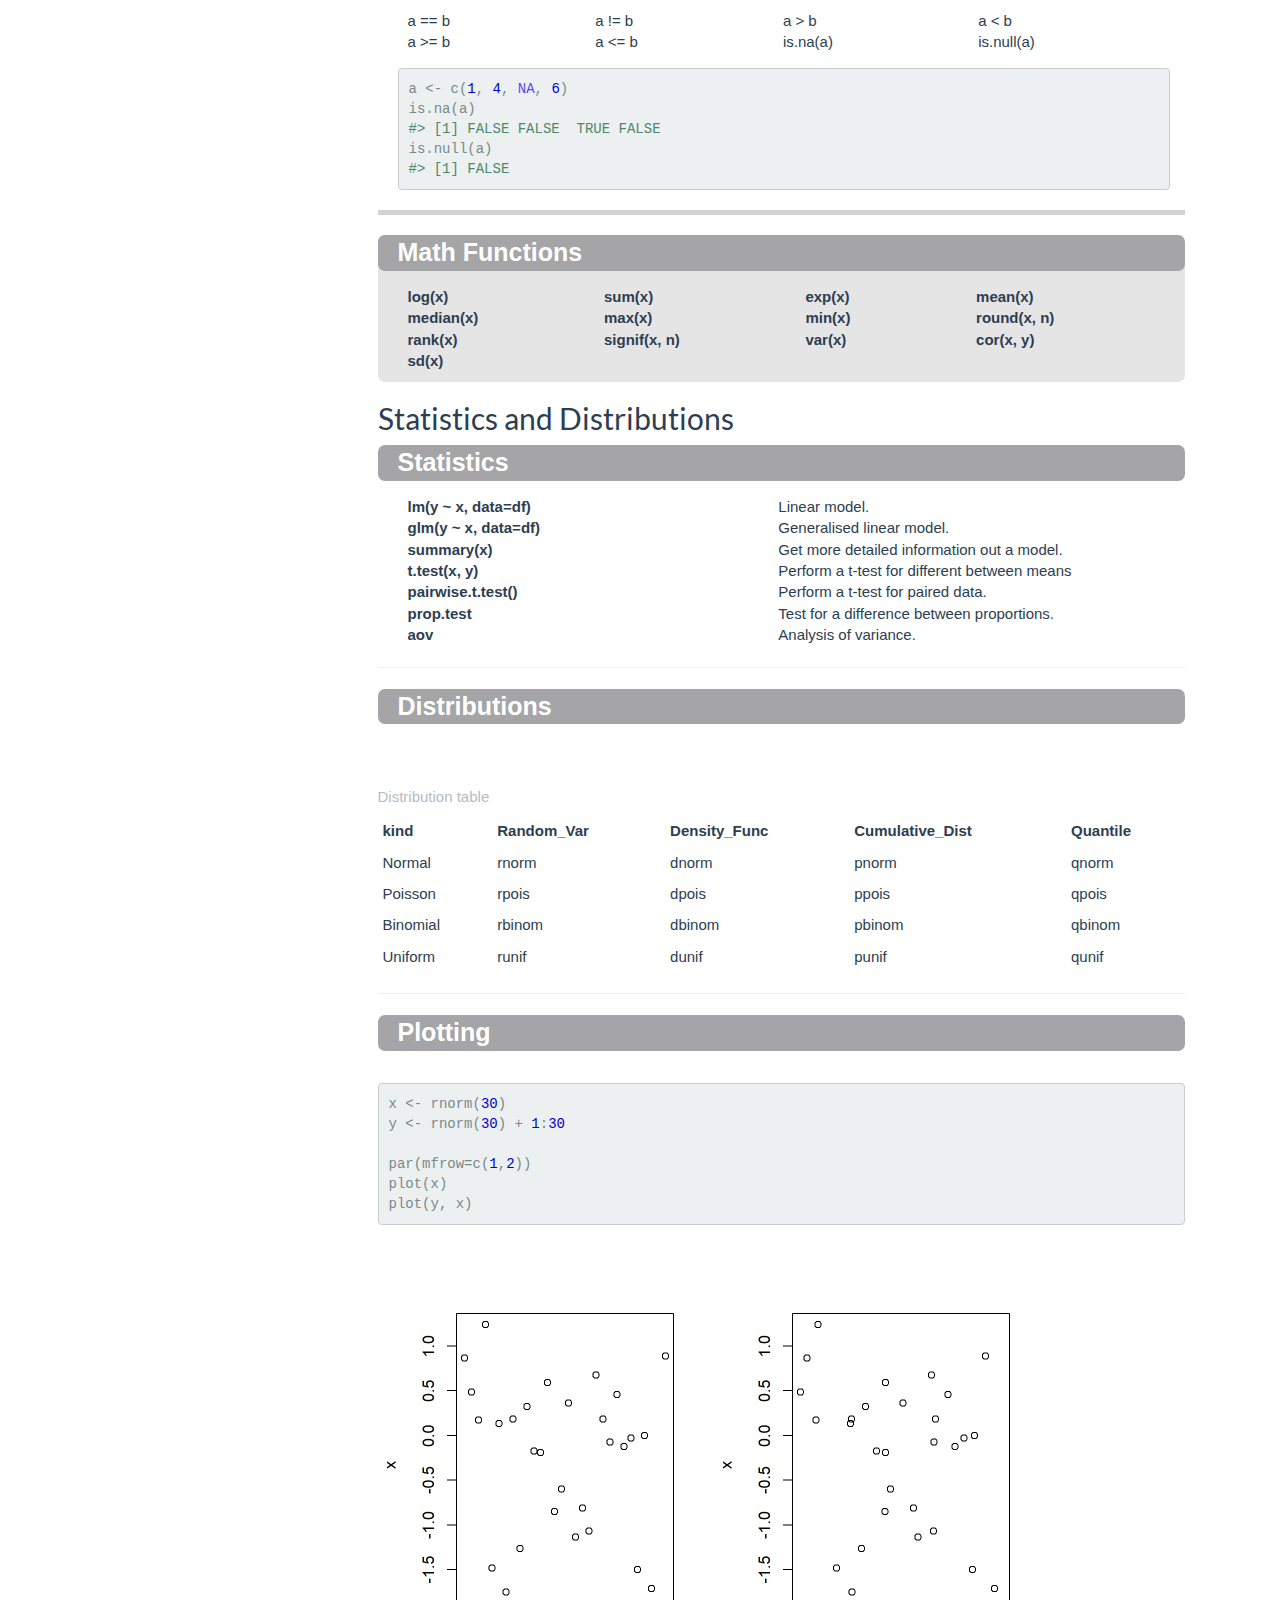
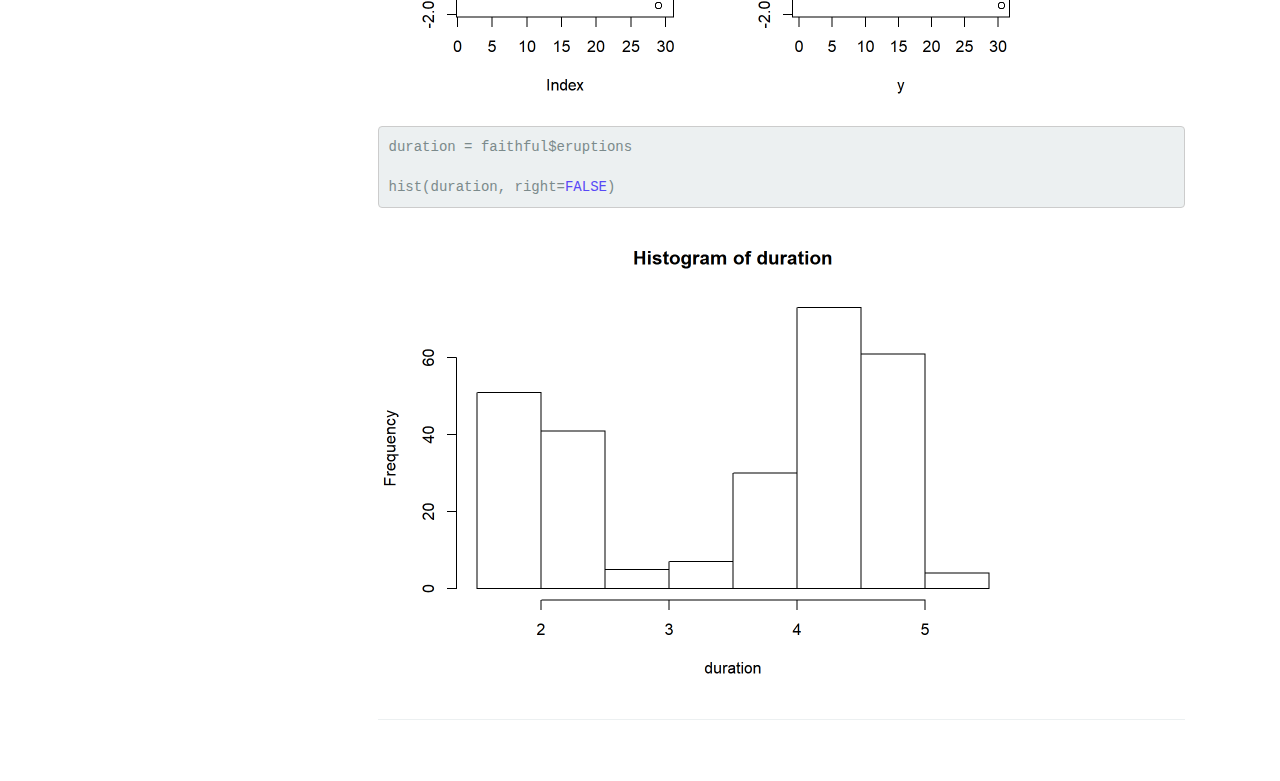
<file: bk04_Base-R.html>
<!DOCTYPE html>

<html xmlns="http://www.w3.org/1999/xhtml">

<head>

<meta charset="utf-8" />
<meta http-equiv="Content-Type" content="text/html; charset=utf-8" />
<meta name="generator" content="pandoc" />




<title>Base R</title>

<script src="site_libs/jquery/jquery.min.js"></script>
<meta name="viewport" content="width=device-width, initial-scale=1" />
<link href="site_libs/bootstrap/css/flatly.min.css" rel="stylesheet" />
<script src="site_libs/bootstrap/js/bootstrap.min.js"></script>
<script src="site_libs/bootstrap/shim/html5shiv.min.js"></script>
<script src="site_libs/bootstrap/shim/respond.min.js"></script>
<script src="site_libs/jqueryui/jquery-ui.min.js"></script>
<link href="site_libs/tocify/jquery.tocify.css" rel="stylesheet" />
<script src="site_libs/tocify/jquery.tocify.js"></script>
<script src="site_libs/navigation/tabsets.js"></script>
<link href="site_libs/highlightjs/textmate.css" rel="stylesheet" />
<script src="site_libs/highlightjs/highlight.js"></script>
<link href="site_libs/pagedtable/css/pagedtable.css" rel="stylesheet" />
<script src="site_libs/pagedtable/js/pagedtable.js"></script>
<link href="site_libs/font-awesome/css/all.css" rel="stylesheet" />
<link href="site_libs/font-awesome/css/v4-shims.css" rel="stylesheet" />

<style type="text/css">code{white-space: pre;}</style>
<style type="text/css">
  pre:not([class]) {
    background-color: white;
  }
</style>
<script type="text/javascript">
if (window.hljs) {
  hljs.configure({languages: []});
  hljs.initHighlightingOnLoad();
  if (document.readyState && document.readyState === "complete") {
    window.setTimeout(function() { hljs.initHighlighting(); }, 0);
  }
}
</script>



<style type="text/css">
h1 {
  font-size: 34px;
}
h1.title {
  font-size: 38px;
}
h2 {
  font-size: 30px;
}
h3 {
  font-size: 24px;
}
h4 {
  font-size: 18px;
}
h5 {
  font-size: 16px;
}
h6 {
  font-size: 12px;
}
.table th:not([align]) {
  text-align: left;
}
</style>

<link rel="stylesheet" href="style.css" type="text/css" />

</head>

<body>

<style type = "text/css">
.main-container {
  max-width: 940px;
  margin-left: auto;
  margin-right: auto;
}
code {
  color: inherit;
  background-color: rgba(0, 0, 0, 0.04);
}
img {
  max-width:100%;
  height: auto;
}
.tabbed-pane {
  padding-top: 12px;
}
.html-widget {
  margin-bottom: 20px;
}
button.code-folding-btn:focus {
  outline: none;
}
summary {
  display: list-item;
}
</style>


<style type="text/css">
/* padding for bootstrap navbar */
body {
  padding-top: 60px;
  padding-bottom: 40px;
}
/* offset scroll position for anchor links (for fixed navbar)  */
.section h1 {
  padding-top: 65px;
  margin-top: -65px;
}
.section h2 {
  padding-top: 65px;
  margin-top: -65px;
}
.section h3 {
  padding-top: 65px;
  margin-top: -65px;
}
.section h4 {
  padding-top: 65px;
  margin-top: -65px;
}
.section h5 {
  padding-top: 65px;
  margin-top: -65px;
}
.section h6 {
  padding-top: 65px;
  margin-top: -65px;
}
.dropdown-submenu {
  position: relative;
}
.dropdown-submenu>.dropdown-menu {
  top: 0;
  left: 100%;
  margin-top: -6px;
  margin-left: -1px;
  border-radius: 0 6px 6px 6px;
}
.dropdown-submenu:hover>.dropdown-menu {
  display: block;
}
.dropdown-submenu>a:after {
  display: block;
  content: " ";
  float: right;
  width: 0;
  height: 0;
  border-color: transparent;
  border-style: solid;
  border-width: 5px 0 5px 5px;
  border-left-color: #cccccc;
  margin-top: 5px;
  margin-right: -10px;
}
.dropdown-submenu:hover>a:after {
  border-left-color: #ffffff;
}
.dropdown-submenu.pull-left {
  float: none;
}
.dropdown-submenu.pull-left>.dropdown-menu {
  left: -100%;
  margin-left: 10px;
  border-radius: 6px 0 6px 6px;
}
</style>

<script>
// manage active state of menu based on current page
$(document).ready(function () {
  // active menu anchor
  href = window.location.pathname
  href = href.substr(href.lastIndexOf('/') + 1)
  if (href === "")
    href = "index.html";
  var menuAnchor = $('a[href="' + href + '"]');

  // mark it active
  menuAnchor.parent().addClass('active');

  // if it's got a parent navbar menu mark it active as well
  menuAnchor.closest('li.dropdown').addClass('active');
});
</script>

<div class="container-fluid main-container">

<!-- tabsets -->

<style type="text/css">
.tabset-dropdown > .nav-tabs {
  display: inline-table;
  max-height: 500px;
  min-height: 44px;
  overflow-y: auto;
  background: white;
  border: 1px solid #ddd;
  border-radius: 4px;
}

.tabset-dropdown > .nav-tabs > li.active:before {
  content: "";
  font-family: 'Glyphicons Halflings';
  display: inline-block;
  padding: 10px;
  border-right: 1px solid #ddd;
}

.tabset-dropdown > .nav-tabs.nav-tabs-open > li.active:before {
  content: "&#xe258;";
  border: none;
}

.tabset-dropdown > .nav-tabs.nav-tabs-open:before {
  content: "";
  font-family: 'Glyphicons Halflings';
  display: inline-block;
  padding: 10px;
  border-right: 1px solid #ddd;
}

.tabset-dropdown > .nav-tabs > li.active {
  display: block;
}

.tabset-dropdown > .nav-tabs > li > a,
.tabset-dropdown > .nav-tabs > li > a:focus,
.tabset-dropdown > .nav-tabs > li > a:hover {
  border: none;
  display: inline-block;
  border-radius: 4px;
}

.tabset-dropdown > .nav-tabs.nav-tabs-open > li {
  display: block;
  float: none;
}

.tabset-dropdown > .nav-tabs > li {
  display: none;
}
</style>

<script>
$(document).ready(function () {
  window.buildTabsets("TOC");
});

$(document).ready(function () {
  $('.tabset-dropdown > .nav-tabs > li').click(function () {
    $(this).parent().toggleClass('nav-tabs-open')
  });
});
</script>

<!-- code folding -->



<script>
$(document).ready(function ()  {

    // move toc-ignore selectors from section div to header
    $('div.section.toc-ignore')
        .removeClass('toc-ignore')
        .children('h1,h2,h3,h4,h5').addClass('toc-ignore');

    // establish options
    var options = {
      selectors: "h1,h2,h3",
      theme: "bootstrap3",
      context: '.toc-content',
      hashGenerator: function (text) {
        return text.replace(/[.\\/?&!#<>]/g, '').replace(/\s/g, '_').toLowerCase();
      },
      ignoreSelector: ".toc-ignore",
      scrollTo: 0
    };
    options.showAndHide = false;
    options.smoothScroll = true;

    // tocify
    var toc = $("#TOC").tocify(options).data("toc-tocify");
});
</script>

<style type="text/css">

#TOC {
  margin: 25px 0px 20px 0px;
}
@media (max-width: 768px) {
#TOC {
  position: relative;
  width: 100%;
}
}


.toc-content {
  padding-left: 30px;
  padding-right: 40px;
}

div.main-container {
  max-width: 1200px;
}

div.tocify {
  width: 20%;
  max-width: 260px;
  max-height: 85%;
}

@media (min-width: 768px) and (max-width: 991px) {
  div.tocify {
    width: 25%;
  }
}

@media (max-width: 767px) {
  div.tocify {
    width: 100%;
    max-width: none;
  }
}

.tocify ul, .tocify li {
  line-height: 20px;
}

.tocify-subheader .tocify-item {
  font-size: 0.90em;
  padding-left: 25px;
  text-indent: 0;
}

.tocify .list-group-item {
  border-radius: 0px;
}

.tocify-subheader {
  display: inline;
}
.tocify-subheader .tocify-item {
  font-size: 0.95em;
}

</style>

<!-- setup 3col/9col grid for toc_float and main content  -->
<div class="row-fluid">
<div class="col-xs-12 col-sm-4 col-md-3">
<div id="TOC" class="tocify">
</div>
</div>

<div class="toc-content col-xs-12 col-sm-8 col-md-9">




<div class="navbar navbar-inverse  navbar-fixed-top" role="navigation">
  <div class="container">
    <div class="navbar-header">
      <button type="button" class="navbar-toggle collapsed" data-toggle="collapse" data-target="#navbar">
        <span class="icon-bar"></span>
        <span class="icon-bar"></span>
        <span class="icon-bar"></span>
      </button>
      <a class="navbar-brand" href="index.html">Data Science Hub</a>
    </div>
    <div id="navbar" class="navbar-collapse collapse">
      <ul class="nav navbar-nav">
        <li>
  <a href="index.html">Home</a>
</li>
<li>
  <a href="course.html">Lessons</a>
</li>
<li>
  <a href="resourses.html">Resourses</a>
</li>
      </ul>
      <ul class="nav navbar-nav navbar-right">
        <li>
  <a href="https://dookyung.github.io/">
    <span class="fa fa-github fa-lg"></span>
     
  </a>
</li>
      </ul>
    </div><!--/.nav-collapse -->
  </div><!--/.container -->
</div><!--/.navbar -->

<div class="fluid-row" id="header">



<h1 class="title toc-ignore">Base R</h1>

</div>


<p><br></p>
<div id="basic-command" class="section level2">
<h2>Basic Command</h2>
<!-- 도움말 -->
<div class="comment">
<div class="boxx" style="font-size: 25px;">
<strong>Getting Help</strong>
</div>
<div class="boxx2">
도움말 보기
</div>
<div class="grid-container">
<div class="grid-item">
<span class="tcode">?mean</span>
</div>
<div class="grid-item">
“특정함수”에 대한 도움말 보기
</div>
<div class="grid-item">
<span class="tcode">help.search(‘weighted mean’)</span>
</div>
<div class="grid-item">
“특정 용어”에 대한 도움말 검색
</div>
<div class="grid-item">
<span class="tcode">help(package = ‘dplyr’)</span>
</div>
<div class="grid-item">
“특정 패키지”에 대한 도움말 보기
</div>
</div>
<div class="boxx2">
객체에 대한 정보 보기
</div>
<div class="grid-container">
<div class="grid-item">
<span class="tcode">str(iris)</span>
</div>
<div class="grid-item">
객체 구조에 대한 요약정보 보기
</div>
<div class="grid-item">
<span class="tcode">class(iris)</span>
</div>
<div class="grid-item">
객체의 class 조회
</div>
</div>
</div>
<!-- Using Package -->
<div class="comment">
<div class="boxx" style="font-size: 25px;">
<strong>패키지 Using Packages</strong>
</div>
<div class="grid-container">
<div class="grid-item">
<span class="tcode">install.packages(‘dplyr’)</span>
</div>
<div class="grid-item">
Download and install a package from CRAN.
</div>
<div class="grid-item">
<span class="tcode">library(‘dplyr’)</span>
</div>
<div class="grid-item">
Load the package, making all its functions available to use.
</div>
<div class="grid-item">
<span class="tcode">dplyr::select</span>
</div>
<div class="grid-item">
Use a particular function from a package
</div>
<div class="grid-item">
<span class="tcode">data(iris)</span>
</div>
<div class="grid-item">
Load a built-in dataset into the environment.
</div>
</div>
</div>
<!-- Working Directory -->
<div class="comment">
<div class="boxx" style="font-size: 25px;">
<strong>워킹디렉토리 Working Directory</strong>
</div>
<div class="grid-container">
<div class="grid-item">
<span class="tcode">getwd()</span>
</div>
<div class="grid-item">
Find the current working directory.
</div>
<div class="grid-item">
<span class="tcode">setwd(‘D://file/path’)</span>
</div>
<div class="grid-item">
Change the current working directory.
</div>
</div>
<div class="grid-container1">
<div class="grid-item">
<strong>Use Projects in RStudio to set the working directory to the folder you are working in.</strong>
</div>
</div>
</div>
<!-- Variable Assignment -->
<div class="comment_line">
<div class="boxx" style="font-size: 25px;">
<strong>Variable Assignment</strong>
</div>
<div class="grid-container1">
<pre class="r"><code>a &lt;- &#39;apple&#39;
a
#&gt; [1] &quot;apple&quot;</code></pre>
</div>
</div>
<!-- The Environment -->
<div class="comment_line">
<div class="boxx" style="font-size: 25px;">
<strong>The Environment</strong>
</div>
<div class="grid-container1">
<pre class="r"><code>rm(list = ls())
a &lt;- &quot;apple&quot;
b &lt;- c(1,2,3)
c &lt;- 1

ls()
#&gt; [1] &quot;a&quot; &quot;b&quot; &quot;c&quot;
rm(a)
ls()
#&gt; [1] &quot;b&quot; &quot;c&quot;
rm(list = ls())</code></pre>
<p>
You can use the environment panel in RStudio to browse variable in your environment.
</p>
</div>
</div>
</div>
<div id="read-write-data" class="section level2">
<h2>Read &amp; Write data</h2>
<!-- Reading and Writing Data -->
<div class="comment_line">
<div class="boxx" style="font-size: 25px;">
<strong>파일 입출력 Reading and Writing Data</strong>
</div>
<div class="grid-container1">
<pre class="r"><code>## create txt file
# fileConn&lt;-file(&quot;file.txt&quot;)
# writeLines(c(&quot;Hello&quot;,&quot;World&quot;), fileConn)
# close(fileConn)

df &lt;- c(&quot;Hello&quot;,&quot;World&quot;)
write.table(df, &#39;file2.txt&#39;)

df2 &lt;- read.table(&#39;file2.txt&#39;)
print(df2)</code></pre>
<pre class="r"><code>df &lt;- c(&quot;apple&quot;,&quot;graph&quot;)
write.csv(df, &#39;file3.csv&#39;)

df3 &lt;- read.csv(&#39;file3.csv&#39;)
print(df3)</code></pre>
<pre class="r"><code>df &lt;- c(&quot;apple3&quot;,&quot;graph3&quot;)
save(df, file = &#39;file4.Rdata&#39;)

load(&#39;file4.Rdata&#39;)
print(df)</code></pre>
</div>
</div>
</div>
<div id="daty-types" class="section level2">
<h2>Daty Types</h2>
<!-- Types -->
<div class="comment_line">
<div class="boxx" style="font-size: 25px;">
<strong>객체 타입 Types</strong>
</div>
<div class="grid-container1">
<p>
Coverting between common data types in R. Can always go from a higher value i the table to a lower value
</p>
</div>
<pre class="r"><code>a &lt;- c(TRUE, FALSE, TRUE)
print(a)
#&gt; [1]  TRUE FALSE  TRUE
typeof(a)
#&gt; [1] &quot;logical&quot;

a &lt;- as.numeric(a)
print(a)
#&gt; [1] 1 0 1
typeof(a)
#&gt; [1] &quot;double&quot;

a &lt;- as.logical(a)
print(a)
#&gt; [1]  TRUE FALSE  TRUE
typeof(a)
#&gt; [1] &quot;logical&quot;

a &lt;- as.character(a)
print(a)
#&gt; [1] &quot;TRUE&quot;  &quot;FALSE&quot; &quot;TRUE&quot;
typeof(a)
#&gt; [1] &quot;character&quot;

a &lt;- as.factor(a)
print(a)
#&gt; [1] TRUE  FALSE TRUE 
#&gt; Levels: FALSE TRUE
typeof(a)
#&gt; [1] &quot;integer&quot;</code></pre>
</div>
<!-- Vector -->
<div class="comment_line">
<div class="boxx" style="font-size: 25px;">
<strong>Vectors</strong>
</div>
<div class="boxx2">
Creating Vectors
</div>
<div class="grid-container1">
<pre class="r"><code>c(2, 4, 6)              # Join elements into a vector 
#&gt; [1] 2 4 6
2:6                     # An interger sequence
#&gt; [1] 2 3 4 5 6
seq(2, 3, by=0.5)       # A complex sequence
#&gt; [1] 2.0 2.5 3.0
rep(1:2, times=3)       # Repeat a vector
#&gt; [1] 1 2 1 2 1 2
rep(1:2, each=3)        # Repeat elements of a vector
#&gt; [1] 1 1 1 2 2 2</code></pre>
</div>
<div class="boxx2">
Vector Functions
</div>
<div class="grid-container1">
<pre class="r"><code>x &lt;- c(3,2,6,1,6,2)
sort(x)
#&gt; [1] 1 2 2 3 6 6
rev(x)
#&gt; [1] 2 6 1 6 2 3
table(x)
#&gt; x
#&gt; 1 2 3 6 
#&gt; 1 2 1 2
unique(x)
#&gt; [1] 3 2 6 1</code></pre>
</div>
<div class="boxx2">
Selecting Vector Elements
</div>
<div class="grid-container1">
<div class="grid-item">
<strong>By Position</strong>
</div>
<pre class="r"><code>x &lt;- c(3,2,6,1,6,2)
x[4]
#&gt; [1] 1
x[-4]
#&gt; [1] 3 2 6 6 2
x[2:4]
#&gt; [1] 2 6 1
x[-(2:4)]
#&gt; [1] 3 6 2
x[c(1,5)]
#&gt; [1] 3 6</code></pre>
<div class="grid-item">
<strong>By Value</strong>
</div>
<pre class="r"><code>x &lt;- c(3,2,6,1,6,2)
x[x==6]
#&gt; [1] 6 6
x[x&lt;3]
#&gt; [1] 2 1 2
x[x %in% c(2,6)]
#&gt; [1] 2 6 6 2</code></pre>
<div class="grid-item">
<strong>Named Vectors</strong>
</div>
<pre class="r"><code>x[&#39;apple&#39;]</code></pre>
</div>
</div>
<!-- 매트릭스 -->
<div class="comment_line">
<div class="boxx" style="font-size: 25px;">
<strong>매트릭스 Matrices</strong>
</div>
<div class="boxx2">
matrix basic
</div>
<div class="grid-container">
<div class="grid-item">
<span class="tcode">m &lt;- matrix(x, nrow = 3, ncol = 3)</span>
</div>
<div class="grid-item">
matrix 생성
</div>
</div>
<div class="grid-container3">
<div class="grid-item">
<img id="home" src="image/matrix/matrix01.png">
</div>
<div class="grid-item">
<span class="tcode">m[2, ]</span>
</div>
<div class="grid-item">
Select a row
</div>
<div class="grid-item">
<img id="home" src="image/matrix/matrix02.png">
</div>
<div class="grid-item">
<span class="tcode">m[ , 1]</span>
</div>
<div class="grid-item">
Select a column
</div>
<div class="grid-item">
<img id="home" src="image/matrix/matrix03.png">
</div>
<div class="grid-item">
<span class="tcode">m[2, 3]</span>
</div>
<div class="grid-item">
Select an element
</div>
</div>
<div class="boxx2">
matrix 연산
</div>
<div class="grid-container">
<div class="grid-item">
<span class="tcode">t(m)</span>
</div>
<div class="grid-item">
Transpose
</div>
<div class="grid-item">
<span class="tcode">m %*% n</span>
</div>
<div class="grid-item">
Matrix Muliplication
</div>
<div class="grid-item">
<span class="tcode">solve(m, n)</span>
</div>
<div class="grid-item">
Find x in: m * x = n
</div>
</div>
</div>
<!-- Lists -->
<div class="comment_line">
<div class="boxx" style="font-size: 25px;">
<strong>Lists</strong>
</div>
<div class="grid-container1">
<p>
A list is a collection of elements which can be of different types.
</p>
<pre class="r"><code># List 생성
l &lt;- list(x = 1:5, y = c(&#39;a&#39;,&#39;b&#39;))
l
#&gt; $x
#&gt; [1] 1 2 3 4 5
#&gt; 
#&gt; $y
#&gt; [1] &quot;a&quot; &quot;b&quot;

# List subset
l[[2]]
#&gt; [1] &quot;a&quot; &quot;b&quot;
l[1]
#&gt; $x
#&gt; [1] 1 2 3 4 5
l$x
#&gt; [1] 1 2 3 4 5
l[&#39;y&#39;]
#&gt; $y
#&gt; [1] &quot;a&quot; &quot;b&quot;</code></pre>
</div>
</div>
<!-- Data Frames -->
<div class="comment_line">
<div class="boxx" style="font-size: 25px;">
<strong>Data Frames</strong>
</div>
<div class="grid-container1">
<p>
A special case of list where all elements are the same length.
</p>
<pre class="r"><code># Data Frame 생성
df &lt;- data.frame(x=1:3, y = c(&#39;a&#39;,&#39;b&#39;,&#39;c&#39;))
df</code></pre>
<div data-pagedtable="false">
<script data-pagedtable-source type="application/json">
{"columns":[{"label":["x"],"name":[1],"type":["int"],"align":["right"]},{"label":["y"],"name":[2],"type":["fctr"],"align":["left"]}],"data":[{"1":"1","2":"a"},{"1":"2","2":"b"},{"1":"3","2":"c"}],"options":{"columns":{"min":{},"max":[10]},"rows":{"min":[10],"max":[10]},"pages":{}}}
  </script>
</div>
<pre class="r"><code>
# Understanding a data frame
# View(df)
head(df, 2)</code></pre>
<div data-pagedtable="false">
<script data-pagedtable-source type="application/json">
{"columns":[{"label":[""],"name":["_rn_"],"type":[""],"align":["left"]},{"label":["x"],"name":[1],"type":["int"],"align":["right"]},{"label":["y"],"name":[2],"type":["fctr"],"align":["left"]}],"data":[{"1":"1","2":"a","_rn_":"1"},{"1":"2","2":"b","_rn_":"2"}],"options":{"columns":{"min":{},"max":[10]},"rows":{"min":[10],"max":[10]},"pages":{}}}
  </script>
</div>
<pre class="r"><code>
nrow(df)
#&gt; [1] 3
ncol(df)
#&gt; [1] 2
dim(df)
#&gt; [1] 3 2</code></pre>
</div>
<div class="boxx2">
Matrix subsetting
</div>
<div class="grid-container4">
<div class="grid-item">
<img id="home" src="image/matrix/matrix04.png">
</div>
<div class="grid-item">
<span class="tcode">df[ , 2]</span>
</div>
<div class="grid-item">
<img id="home" src="image/matrix/matrix05.png">
</div>
<div class="grid-item">
<span class="tcode">df[2, ]</span>
</div>
<div class="grid-item">
<img id="home" src="image/matrix/matrix06.png">
</div>
<div class="grid-item">
<span class="tcode">df[2, 2]</span>
</div>
<div class="grid-item">
<img id="home" src="image/matrix/matrix07.png">
</div>
<div class="grid-item">
<span class="tcode">df$x</span>
</div>
<div class="grid-item">
<img id="home" src="image/matrix/matrix04.png">
</div>
<div class="grid-item">
<span class="tcode">df[[2]]</span>
</div>
</div>
<div class="boxx2">
Binding data frames
</div>
<div class="grid-container33">
<div class="grid-item">
<img id="home" src="image/matrix/matrix08.png">
</div>
<div class="grid-item">
<span class="tcode">cbind</span>
</div>
<div class="grid-item">
Bind columns
</div>
</div>
<div class="grid-container33">
<div class="grid-item">
<img id="home" src="image/matrix/matrix09.png">
</div>
<div class="grid-item">
<span class="tcode">rbind</span>
</div>
<div class="grid-item">
Bind rows
</div>
</div>
<pre class="r"><code>A &lt;- data.frame(x=1:3, y=c(&#39;a&#39;,&#39;b&#39;,&#39;c&#39;))
B &lt;- data.frame(y=11:13)
C &lt;- data.frame(x=4:5, y=c(&#39;d&#39;,&#39;e&#39;))

cbind(A, B)</code></pre>
<div data-pagedtable="false">
<script data-pagedtable-source type="application/json">
{"columns":[{"label":["x"],"name":[1],"type":["int"],"align":["right"]},{"label":["y"],"name":[2],"type":["fctr"],"align":["left"]},{"label":["y"],"name":[3],"type":["int"],"align":["right"]}],"data":[{"1":"1","2":"a","3":"11"},{"1":"2","2":"b","3":"12"},{"1":"3","2":"c","3":"13"}],"options":{"columns":{"min":{},"max":[10]},"rows":{"min":[10],"max":[10]},"pages":{}}}
  </script>
</div>
<pre class="r"><code>
rbind(A, C)</code></pre>
<div data-pagedtable="false">
<script data-pagedtable-source type="application/json">
{"columns":[{"label":["x"],"name":[1],"type":["int"],"align":["right"]},{"label":["y"],"name":[2],"type":["fctr"],"align":["left"]}],"data":[{"1":"1","2":"a"},{"1":"2","2":"b"},{"1":"3","2":"c"},{"1":"4","2":"d"},{"1":"5","2":"e"}],"options":{"columns":{"min":{},"max":[10]},"rows":{"min":[10],"max":[10]},"pages":{}}}
  </script>
</div>
<!-- Strings -->
<div class="comment_line">
<div class="boxx" style="font-size: 25px;">
<strong>Strings</strong>
</div>
<div class="grid-container1">
<pre class="r"><code># paste
x = &quot;Hello&quot;
y = &quot;World!&quot;
z = &quot;My name is DK&quot;

paste(x, y)
#&gt; [1] &quot;Hello World!&quot;
paste(x, y, sep=&#39;&#39;)
#&gt; [1] &quot;HelloWorld!&quot;
paste(x, y, sep=&#39;-&#39;)
#&gt; [1] &quot;Hello-World!&quot;

paste(z, collapse=&#39; &#39;)
#&gt; [1] &quot;My name is DK&quot;

# Find regular expression matches in x.
pattern = &quot;DK&quot;
replace = &quot;Dookyung&quot;

grep(pattern, z)
#&gt; [1] 1

# replace matches in x with a string.
gsub(pattern, replace, z)
#&gt; [1] &quot;My name is Dookyung&quot;

toupper(replace)
#&gt; [1] &quot;DOOKYUNG&quot;
tolower(replace)
#&gt; [1] &quot;dookyung&quot;
nchar(replace)
#&gt; [1] 8</code></pre>
</div>
</div>
<!-- Factors -->
<div class="boxx_line" style="font-size: 25px;">
<strong>Factors</strong>
</div>
<pre><code># Factors
factor(x)

cut(x, breaks = 4)</code></pre>
<hr>
</div>
<div id="programming" class="section level2">
<h2>Programming</h2>
<!-- Programming -->
<div class="comment_line">
<div class="boxx" style="font-size: 25px;">
<strong>프로그래밍 Programming</strong>
</div>
<div class="boxx2">
For Loop
</div>
<div class="grid-container1">
<pre><code>for (variable in sequance){
    Do something
}</code></pre>
<pre class="r"><code>for (i in 1:4){
    j &lt;- i + 10
    print(j)
}
#&gt; [1] 11
#&gt; [1] 12
#&gt; [1] 13
#&gt; [1] 14</code></pre>
</div>
<div class="boxx2">
While Loop
</div>
<div class="grid-container1">
<pre><code>while (condition){
    Do something
}</code></pre>
<pre class="r"><code>while (i &lt; 5){
    print(i)
    i &lt;- i + 1
}
#&gt; [1] 4</code></pre>
</div>
<div class="boxx2">
If Statements
</div>
<div class="grid-container1">
<pre><code>if (condition){
    Do something
} else {
    Do something different
}</code></pre>
<pre class="r"><code>i = 5

if (i &gt; 3){
    print(&#39;Yes&#39;)
} else {
    print(&#39;No&#39;)
}
#&gt; [1] &quot;Yes&quot;</code></pre>
</div>
<div class="boxx2">
Functions
</div>
<div class="grid-container1">
<pre><code>function_name &lt;- function(var){
    Do something
    return(new_variable)
}</code></pre>
<pre class="r"><code>square &lt;- function(x){
    squared &lt;- x * x
    return(squared)
}

square(5)
#&gt; [1] 25</code></pre>
</div>
<div class="boxx2">
Condtions
</div>
<div class="grid-container4">
<div class="grid-item">
a == b
</div>
<div class="grid-item">
a != b
</div>
<div class="grid-item">
a &gt; b
</div>
<div class="grid-item">
a &lt; b
</div>
<div class="grid-item">
a &gt;= b
</div>
<div class="grid-item">
a &lt;= b
</div>
<div class="grid-item">
is.na(a)
</div>
<div class="grid-item">
is.null(a)
</div>
</div>
<div class="grid-container1">
<pre class="r"><code>a &lt;- c(1, 4, NA, 6)
is.na(a)
#&gt; [1] FALSE FALSE  TRUE FALSE
is.null(a)
#&gt; [1] FALSE</code></pre>
</div>
</div>
<!-- Maths Functions -->
<div class="comment">
<div class="boxx" style="font-size: 25px;">
<strong>Math Functions</strong>
</div>
<div class="grid-container4">
<div class="grid-item">
<span class="tcode">log(x)</span>
</div>
<div class="grid-item">
<span class="tcode">sum(x)</span>
</div>
<div class="grid-item">
<span class="tcode">exp(x)</span>
</div>
<div class="grid-item">
<span class="tcode">mean(x)</span>
</div>
<div class="grid-item">
<span class="tcode">median(x)</span>
</div>
<div class="grid-item">
<span class="tcode">max(x)</span>
</div>
<div class="grid-item">
<span class="tcode">min(x)</span>
</div>
<div class="grid-item">
<span class="tcode">round(x, n)</span>
</div>
<div class="grid-item">
<span class="tcode">rank(x)</span>
</div>
<div class="grid-item">
<span class="tcode">signif(x, n)</span>
</div>
<div class="grid-item">
<span class="tcode">var(x)</span>
</div>
<div class="grid-item">
<span class="tcode">cor(x, y)</span>
</div>
<div class="grid-item">
<span class="tcode">sd(x)</span>
</div>
</div>
</div>
</div>
<div id="statistics-and-distributions" class="section level2">
<h2>Statistics and Distributions</h2>
<!-- Statistics -->
<div class="boxx_line" style="font-size: 25px;">
<strong>Statistics</strong>
</div>
<div class="grid-container2">
<div class="grid-item">
<span class="tcode">lm(y ~ x, data=df)</span>
</div>
<div class="grid-item">
Linear model.
</div>
<div class="grid-item">
<span class="tcode">glm(y ~ x, data=df)</span>
</div>
<div class="grid-item">
Generalised linear model.
</div>
<div class="grid-item">
<span class="tcode">summary(x)</span>
</div>
<div class="grid-item">
Get more detailed information out a model.
</div>
<div class="grid-item">
<span class="tcode">t.test(x, y)</span>
</div>
<div class="grid-item">
Perform a t-test for different between means
</div>
<div class="grid-item">
<span class="tcode">pairwise.t.test()</span>
</div>
<div class="grid-item">
Perform a t-test for paired data.
</div>
<div class="grid-item">
<span class="tcode">prop.test</span>
</div>
<div class="grid-item">
Test for a difference between proportions.
</div>
<div class="grid-item">
<span class="tcode">aov</span>
</div>
<div class="grid-item">
Analysis of variance.
</div>
</div>
<hr>
<!-- Distributions -->
<div class="boxx_line" style="font-size: 25px;">
<strong>Distributions</strong>
</div>
<p><br><br></p>
<table>
<caption>Distribution table</caption>
<thead>
<tr class="header">
<th align="left">kind</th>
<th align="left">Random_Var</th>
<th align="left">Density_Func</th>
<th align="left">Cumulative_Dist</th>
<th align="left">Quantile</th>
</tr>
</thead>
<tbody>
<tr class="odd">
<td align="left">Normal</td>
<td align="left">rnorm</td>
<td align="left">dnorm</td>
<td align="left">pnorm</td>
<td align="left">qnorm</td>
</tr>
<tr class="even">
<td align="left">Poisson</td>
<td align="left">rpois</td>
<td align="left">dpois</td>
<td align="left">ppois</td>
<td align="left">qpois</td>
</tr>
<tr class="odd">
<td align="left">Binomial</td>
<td align="left">rbinom</td>
<td align="left">dbinom</td>
<td align="left">pbinom</td>
<td align="left">qbinom</td>
</tr>
<tr class="even">
<td align="left">Uniform</td>
<td align="left">runif</td>
<td align="left">dunif</td>
<td align="left">punif</td>
<td align="left">qunif</td>
</tr>
</tbody>
</table>
<hr>
<!-- Plotting -->
<div class="boxx_line" style="font-size: 25px;">
<strong>Plotting</strong>
</div>
<p><br></p>
<pre class="r"><code>x &lt;- rnorm(30)
y &lt;- rnorm(30) + 1:30

par(mfrow=c(1,2))
plot(x)
plot(y, x)</code></pre>
<p><img src="bk04_Base-R_files/figure-html/unnamed-chunk-19-1.png" width="672" /></p>
<pre class="r"><code>duration = faithful$eruptions 

hist(duration, right=FALSE)</code></pre>
<p><img src="bk04_Base-R_files/figure-html/unnamed-chunk-20-1.png" width="672" /></p>
<hr>
</div>



</div>
</div>

</div>

<script>

// add bootstrap table styles to pandoc tables
function bootstrapStylePandocTables() {
  $('tr.header').parent('thead').parent('table').addClass('table table-condensed');
}
$(document).ready(function () {
  bootstrapStylePandocTables();
});


</script>


</body>
</html>
</file>
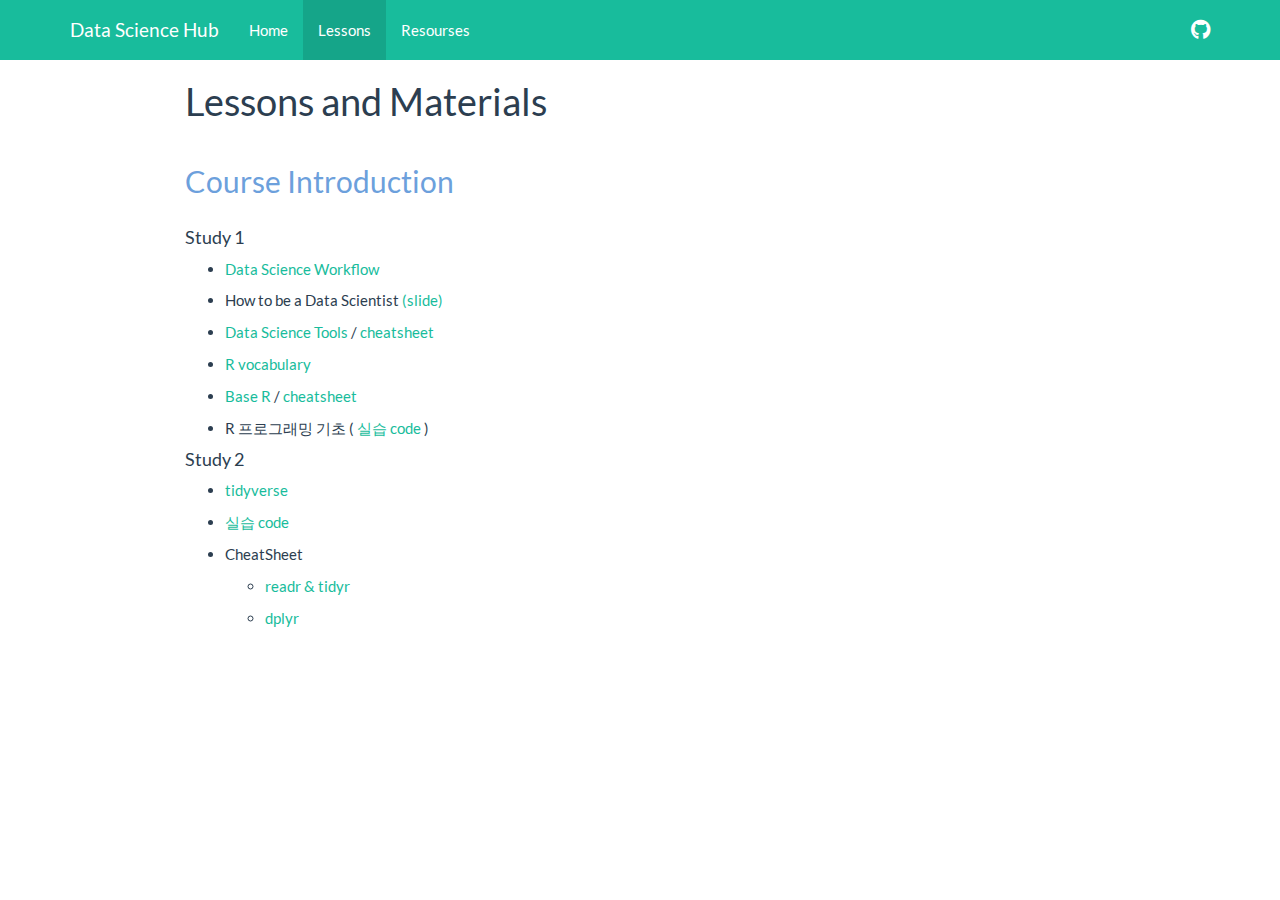
<file: course.html>
<!DOCTYPE html>

<html xmlns="http://www.w3.org/1999/xhtml">

<head>

<meta charset="utf-8" />
<meta http-equiv="Content-Type" content="text/html; charset=utf-8" />
<meta name="generator" content="pandoc" />




<title>Lessons and Materials</title>

<script src="site_libs/jquery/jquery.min.js"></script>
<meta name="viewport" content="width=device-width, initial-scale=1" />
<link href="site_libs/bootstrap/css/flatly.min.css" rel="stylesheet" />
<script src="site_libs/bootstrap/js/bootstrap.min.js"></script>
<script src="site_libs/bootstrap/shim/html5shiv.min.js"></script>
<script src="site_libs/bootstrap/shim/respond.min.js"></script>
<script src="site_libs/navigation/tabsets.js"></script>
<link href="site_libs/highlightjs/textmate.css" rel="stylesheet" />
<script src="site_libs/highlightjs/highlight.js"></script>
<link href="site_libs/font-awesome/css/all.css" rel="stylesheet" />
<link href="site_libs/font-awesome/css/v4-shims.css" rel="stylesheet" />

<style type="text/css">code{white-space: pre;}</style>
<style type="text/css">
  pre:not([class]) {
    background-color: white;
  }
</style>
<script type="text/javascript">
if (window.hljs) {
  hljs.configure({languages: []});
  hljs.initHighlightingOnLoad();
  if (document.readyState && document.readyState === "complete") {
    window.setTimeout(function() { hljs.initHighlighting(); }, 0);
  }
}
</script>



<style type="text/css">
h1 {
  font-size: 34px;
}
h1.title {
  font-size: 38px;
}
h2 {
  font-size: 30px;
}
h3 {
  font-size: 24px;
}
h4 {
  font-size: 18px;
}
h5 {
  font-size: 16px;
}
h6 {
  font-size: 12px;
}
.table th:not([align]) {
  text-align: left;
}
</style>

<link rel="stylesheet" href="styles.css" type="text/css" />

</head>

<body>

<style type = "text/css">
.main-container {
  max-width: 940px;
  margin-left: auto;
  margin-right: auto;
}
code {
  color: inherit;
  background-color: rgba(0, 0, 0, 0.04);
}
img {
  max-width:100%;
  height: auto;
}
.tabbed-pane {
  padding-top: 12px;
}
.html-widget {
  margin-bottom: 20px;
}
button.code-folding-btn:focus {
  outline: none;
}
summary {
  display: list-item;
}
</style>


<style type="text/css">
/* padding for bootstrap navbar */
body {
  padding-top: 60px;
  padding-bottom: 40px;
}
/* offset scroll position for anchor links (for fixed navbar)  */
.section h1 {
  padding-top: 65px;
  margin-top: -65px;
}
.section h2 {
  padding-top: 65px;
  margin-top: -65px;
}
.section h3 {
  padding-top: 65px;
  margin-top: -65px;
}
.section h4 {
  padding-top: 65px;
  margin-top: -65px;
}
.section h5 {
  padding-top: 65px;
  margin-top: -65px;
}
.section h6 {
  padding-top: 65px;
  margin-top: -65px;
}
.dropdown-submenu {
  position: relative;
}
.dropdown-submenu>.dropdown-menu {
  top: 0;
  left: 100%;
  margin-top: -6px;
  margin-left: -1px;
  border-radius: 0 6px 6px 6px;
}
.dropdown-submenu:hover>.dropdown-menu {
  display: block;
}
.dropdown-submenu>a:after {
  display: block;
  content: " ";
  float: right;
  width: 0;
  height: 0;
  border-color: transparent;
  border-style: solid;
  border-width: 5px 0 5px 5px;
  border-left-color: #cccccc;
  margin-top: 5px;
  margin-right: -10px;
}
.dropdown-submenu:hover>a:after {
  border-left-color: #ffffff;
}
.dropdown-submenu.pull-left {
  float: none;
}
.dropdown-submenu.pull-left>.dropdown-menu {
  left: -100%;
  margin-left: 10px;
  border-radius: 6px 0 6px 6px;
}
</style>

<script>
// manage active state of menu based on current page
$(document).ready(function () {
  // active menu anchor
  href = window.location.pathname
  href = href.substr(href.lastIndexOf('/') + 1)
  if (href === "")
    href = "index.html";
  var menuAnchor = $('a[href="' + href + '"]');

  // mark it active
  menuAnchor.parent().addClass('active');

  // if it's got a parent navbar menu mark it active as well
  menuAnchor.closest('li.dropdown').addClass('active');
});
</script>

<div class="container-fluid main-container">

<!-- tabsets -->

<style type="text/css">
.tabset-dropdown > .nav-tabs {
  display: inline-table;
  max-height: 500px;
  min-height: 44px;
  overflow-y: auto;
  background: white;
  border: 1px solid #ddd;
  border-radius: 4px;
}

.tabset-dropdown > .nav-tabs > li.active:before {
  content: "";
  font-family: 'Glyphicons Halflings';
  display: inline-block;
  padding: 10px;
  border-right: 1px solid #ddd;
}

.tabset-dropdown > .nav-tabs.nav-tabs-open > li.active:before {
  content: "&#xe258;";
  border: none;
}

.tabset-dropdown > .nav-tabs.nav-tabs-open:before {
  content: "";
  font-family: 'Glyphicons Halflings';
  display: inline-block;
  padding: 10px;
  border-right: 1px solid #ddd;
}

.tabset-dropdown > .nav-tabs > li.active {
  display: block;
}

.tabset-dropdown > .nav-tabs > li > a,
.tabset-dropdown > .nav-tabs > li > a:focus,
.tabset-dropdown > .nav-tabs > li > a:hover {
  border: none;
  display: inline-block;
  border-radius: 4px;
}

.tabset-dropdown > .nav-tabs.nav-tabs-open > li {
  display: block;
  float: none;
}

.tabset-dropdown > .nav-tabs > li {
  display: none;
}
</style>

<script>
$(document).ready(function () {
  window.buildTabsets("TOC");
});

$(document).ready(function () {
  $('.tabset-dropdown > .nav-tabs > li').click(function () {
    $(this).parent().toggleClass('nav-tabs-open')
  });
});
</script>

<!-- code folding -->





<div class="navbar navbar-inverse  navbar-fixed-top" role="navigation">
  <div class="container">
    <div class="navbar-header">
      <button type="button" class="navbar-toggle collapsed" data-toggle="collapse" data-target="#navbar">
        <span class="icon-bar"></span>
        <span class="icon-bar"></span>
        <span class="icon-bar"></span>
      </button>
      <a class="navbar-brand" href="index.html">Data Science Hub</a>
    </div>
    <div id="navbar" class="navbar-collapse collapse">
      <ul class="nav navbar-nav">
        <li>
  <a href="index.html">Home</a>
</li>
<li>
  <a href="course.html">Lessons</a>
</li>
<li>
  <a href="resourses.html">Resourses</a>
</li>
      </ul>
      <ul class="nav navbar-nav navbar-right">
        <li>
  <a href="https://dookyung.github.io/">
    <span class="fa fa-github fa-lg"></span>
     
  </a>
</li>
      </ul>
    </div><!--/.nav-collapse -->
  </div><!--/.container -->
</div><!--/.navbar -->

<div class="fluid-row" id="header">



<h1 class="title toc-ignore">Lessons and Materials</h1>

</div>


<p><br></p>
<div id="course-introduction" class="section level2">
<h2>Course Introduction</h2>
<div id="study-1" class="section level4">
<h4>Study 1</h4>
<ul>
<li><p><a href="./bk00_data-science-workflow.html">Data Science Workflow</a></p></li>
<li><p>How to be a Data Scientist <a href="./bk01_how-to-data-scientist.html" target="_blank">(slide)</a></p></li>
<li><p><a href="./bk02_data-science-tools.html">Data Science Tools</a> / <a href="./practice/rstudio-ide.pdf">cheatsheet</a></p></li>
<li><p><a href="./bk03_r-vocabulary.html">R vocabulary</a></p></li>
<li><p><a href="./bk04_Base-R.html">Base R</a> / <a href="./practice/base-r.pdf">cheatsheet</a></p></li>
<li><p>R 프로그래밍 기초 ( <a href="./practice/L1_BaseR.R" target="_blank">실습 code</a> )</p></li>
</ul>
</div>
<div id="study-2" class="section level4">
<h4>Study 2</h4>
<ul>
<li><p><a href="./practice/Lecture2_tidyverse.pdf">tidyverse</a></p></li>
<li><p><a href="./practice/L2_tidyverse.R" target="_blank">실습 code</a></p></li>
<li><p>CheatSheet</p>
<ul>
<li><p><a href="./practice/data-import.pdf">readr &amp; tidyr</a></p></li>
<li><p><a href="./practice/data-transformation.pdf">dplyr</a></p></li>
</ul></li>
</ul>
<p><br></p>
<!--

- ADP 기초 ( [code](./practice/code01.R) )

## R 프로그래밍 기초

- Base R ( [slide](./R01_Base-R-new.html) / [code](./Practice/code01.R) )  --- 수정필요

- RStudio Cheat Sheet for Base-R ( [pdf](https://www.rstudio.com/wp-content/uploads/2016/05/base-r.pdf
) / [html](./R02_Base-R.html) )

- [R vocabulary](./bk03_r-vocabulary.html)  --- 수정 필요 

- Using library ( [code](./Practice/R03_Das-intro.R) )

<br>

## 데이터 형태

- [data structure] :csv, json, xml, tif, matrix, sdmx, deep learning    -- 추가 필요


<br>

## Tidyverse

- [Tidyverse Website](https://www.tidyverse.org/)

- Hadley Wickham's slide ( [pdf](./Practice/tidyverse.pdf) )

- Data Wrangling with R ( [slide](./tb01_data-wrangling.html) / [pdf](./Practice/wrangling-webinar.pdf) )

- dplyr basic ... [(code)](./Practice/dplyr01.R)   --- 삭제 예정

- [Data Transforamation with dplyr](./tb02_dplyr.html) ( [Cheat Sheet](https://www.rstudio.com/resources/cheatsheets/#dplyr) )

- [Transformation] (./tb03_transformation.html)     --- 추가 예정

<br>

## file handling

- [Data import with readr](./Td02_readr.html) ( [Cheat Sheet](https://www.rstudio.com/resources/cheatsheets/#import) )

- file & directory ( [code](./Practice/file01.R) )

<br>

## ggplot

- [ggplot](./gg01_ggplot.html)
- [EDA with ggplot2] (./gg01_EDA-ggplot.html)   --- 추가 예정 

<br>

## Model & list column

- Nest data & List Column ( [slide](tb03_list-column.html) /  [code](./Practice/listcolumn.R) )  --- 수정 필요

- [Apply functions with purrr](tb04_list-column2.html)  ( [Cheat Sheet](https://www.rstudio.com/resources/cheatsheets/#purrr) )  

- M64_function
- [M65_purrr -- tibble]

<br>

## High Performance

- [data.table package](M85-datatable.html)

- [feather]()


<br>

## Big data with R

- [Big Data 대응전략](./bk04_bigdata-strategy.html)

- Working with Big data in R ( [slide](./bk06_working-with-bigdata.html) /  [code](./Practice/bigdata2.R) )

- [Artificial Intelligence](./bk05_AI.html)

<br>

## R의 8가지 활용 (추가예정)

<br>

## Shiny

- Dr. Moon's Shiny Lecture Slide ( [pdf](./Practice/shinyLEcture.pdf) )

<br>

## R Markdown

<br>

## github



## etc

- M60_stringr
- M61_Be_boss_factor
- M62_lubridate


- database
- web 
- stockprice
- data.table
- feather
- distributed
- parallel
- sparklyr
- H20



## My DS Diary

데이터사이언티스트로의 성장사를 기록

목차

왜 이책을 쓰고 있는가?
    - 처음에는 R 기술책 ->  일기, 성장사  (능력부족 때문)
    - 개론 쓴후 각론 써보겠음

누구를 위한 책인가?
    - 내아이 (코딩교육)
    - 

from MS Office to RStudio(R)


파이썬 vs R

R, 넌 누구냐?

코딩교육의 어려움

복잡함과 단순함

프로그램 방식에 관한 이야기

데이터 구조에 관한 이야기
    - RDB - Star schema
    - NoSQL
    - 다시 RDB
    - XML and SDMX (MS)
    
내가 R과 Rstudio로 하고 있는 것들?
내가 해온 것 하고 있는 것? -->
</div>
</div>




</div>

<script>

// add bootstrap table styles to pandoc tables
function bootstrapStylePandocTables() {
  $('tr.header').parent('thead').parent('table').addClass('table table-condensed');
}
$(document).ready(function () {
  bootstrapStylePandocTables();
});


</script>


</body>
</html>
</file>
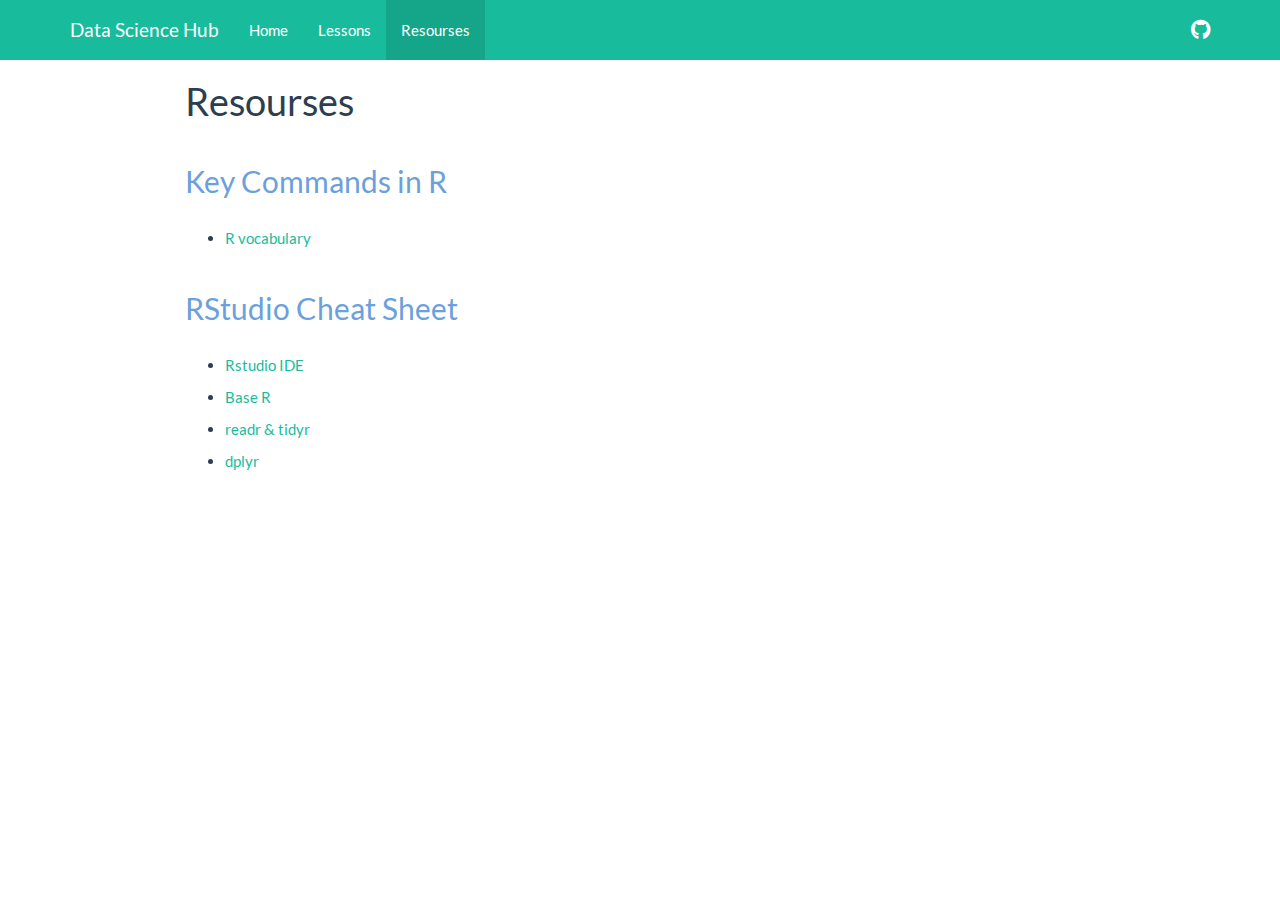
<file: resourses.html>
<!DOCTYPE html>

<html xmlns="http://www.w3.org/1999/xhtml">

<head>

<meta charset="utf-8" />
<meta http-equiv="Content-Type" content="text/html; charset=utf-8" />
<meta name="generator" content="pandoc" />




<title>Resourses</title>

<script src="site_libs/jquery/jquery.min.js"></script>
<meta name="viewport" content="width=device-width, initial-scale=1" />
<link href="site_libs/bootstrap/css/flatly.min.css" rel="stylesheet" />
<script src="site_libs/bootstrap/js/bootstrap.min.js"></script>
<script src="site_libs/bootstrap/shim/html5shiv.min.js"></script>
<script src="site_libs/bootstrap/shim/respond.min.js"></script>
<script src="site_libs/navigation/tabsets.js"></script>
<link href="site_libs/highlightjs/textmate.css" rel="stylesheet" />
<script src="site_libs/highlightjs/highlight.js"></script>
<link href="site_libs/font-awesome/css/all.css" rel="stylesheet" />
<link href="site_libs/font-awesome/css/v4-shims.css" rel="stylesheet" />

<style type="text/css">code{white-space: pre;}</style>
<style type="text/css">
  pre:not([class]) {
    background-color: white;
  }
</style>
<script type="text/javascript">
if (window.hljs) {
  hljs.configure({languages: []});
  hljs.initHighlightingOnLoad();
  if (document.readyState && document.readyState === "complete") {
    window.setTimeout(function() { hljs.initHighlighting(); }, 0);
  }
}
</script>



<style type="text/css">
h1 {
  font-size: 34px;
}
h1.title {
  font-size: 38px;
}
h2 {
  font-size: 30px;
}
h3 {
  font-size: 24px;
}
h4 {
  font-size: 18px;
}
h5 {
  font-size: 16px;
}
h6 {
  font-size: 12px;
}
.table th:not([align]) {
  text-align: left;
}
</style>

<link rel="stylesheet" href="styles.css" type="text/css" />

</head>

<body>

<style type = "text/css">
.main-container {
  max-width: 940px;
  margin-left: auto;
  margin-right: auto;
}
code {
  color: inherit;
  background-color: rgba(0, 0, 0, 0.04);
}
img {
  max-width:100%;
  height: auto;
}
.tabbed-pane {
  padding-top: 12px;
}
.html-widget {
  margin-bottom: 20px;
}
button.code-folding-btn:focus {
  outline: none;
}
summary {
  display: list-item;
}
</style>


<style type="text/css">
/* padding for bootstrap navbar */
body {
  padding-top: 60px;
  padding-bottom: 40px;
}
/* offset scroll position for anchor links (for fixed navbar)  */
.section h1 {
  padding-top: 65px;
  margin-top: -65px;
}
.section h2 {
  padding-top: 65px;
  margin-top: -65px;
}
.section h3 {
  padding-top: 65px;
  margin-top: -65px;
}
.section h4 {
  padding-top: 65px;
  margin-top: -65px;
}
.section h5 {
  padding-top: 65px;
  margin-top: -65px;
}
.section h6 {
  padding-top: 65px;
  margin-top: -65px;
}
.dropdown-submenu {
  position: relative;
}
.dropdown-submenu>.dropdown-menu {
  top: 0;
  left: 100%;
  margin-top: -6px;
  margin-left: -1px;
  border-radius: 0 6px 6px 6px;
}
.dropdown-submenu:hover>.dropdown-menu {
  display: block;
}
.dropdown-submenu>a:after {
  display: block;
  content: " ";
  float: right;
  width: 0;
  height: 0;
  border-color: transparent;
  border-style: solid;
  border-width: 5px 0 5px 5px;
  border-left-color: #cccccc;
  margin-top: 5px;
  margin-right: -10px;
}
.dropdown-submenu:hover>a:after {
  border-left-color: #ffffff;
}
.dropdown-submenu.pull-left {
  float: none;
}
.dropdown-submenu.pull-left>.dropdown-menu {
  left: -100%;
  margin-left: 10px;
  border-radius: 6px 0 6px 6px;
}
</style>

<script>
// manage active state of menu based on current page
$(document).ready(function () {
  // active menu anchor
  href = window.location.pathname
  href = href.substr(href.lastIndexOf('/') + 1)
  if (href === "")
    href = "index.html";
  var menuAnchor = $('a[href="' + href + '"]');

  // mark it active
  menuAnchor.parent().addClass('active');

  // if it's got a parent navbar menu mark it active as well
  menuAnchor.closest('li.dropdown').addClass('active');
});
</script>

<div class="container-fluid main-container">

<!-- tabsets -->

<style type="text/css">
.tabset-dropdown > .nav-tabs {
  display: inline-table;
  max-height: 500px;
  min-height: 44px;
  overflow-y: auto;
  background: white;
  border: 1px solid #ddd;
  border-radius: 4px;
}

.tabset-dropdown > .nav-tabs > li.active:before {
  content: "";
  font-family: 'Glyphicons Halflings';
  display: inline-block;
  padding: 10px;
  border-right: 1px solid #ddd;
}

.tabset-dropdown > .nav-tabs.nav-tabs-open > li.active:before {
  content: "&#xe258;";
  border: none;
}

.tabset-dropdown > .nav-tabs.nav-tabs-open:before {
  content: "";
  font-family: 'Glyphicons Halflings';
  display: inline-block;
  padding: 10px;
  border-right: 1px solid #ddd;
}

.tabset-dropdown > .nav-tabs > li.active {
  display: block;
}

.tabset-dropdown > .nav-tabs > li > a,
.tabset-dropdown > .nav-tabs > li > a:focus,
.tabset-dropdown > .nav-tabs > li > a:hover {
  border: none;
  display: inline-block;
  border-radius: 4px;
}

.tabset-dropdown > .nav-tabs.nav-tabs-open > li {
  display: block;
  float: none;
}

.tabset-dropdown > .nav-tabs > li {
  display: none;
}
</style>

<script>
$(document).ready(function () {
  window.buildTabsets("TOC");
});

$(document).ready(function () {
  $('.tabset-dropdown > .nav-tabs > li').click(function () {
    $(this).parent().toggleClass('nav-tabs-open')
  });
});
</script>

<!-- code folding -->





<div class="navbar navbar-inverse  navbar-fixed-top" role="navigation">
  <div class="container">
    <div class="navbar-header">
      <button type="button" class="navbar-toggle collapsed" data-toggle="collapse" data-target="#navbar">
        <span class="icon-bar"></span>
        <span class="icon-bar"></span>
        <span class="icon-bar"></span>
      </button>
      <a class="navbar-brand" href="index.html">Data Science Hub</a>
    </div>
    <div id="navbar" class="navbar-collapse collapse">
      <ul class="nav navbar-nav">
        <li>
  <a href="index.html">Home</a>
</li>
<li>
  <a href="course.html">Lessons</a>
</li>
<li>
  <a href="resourses.html">Resourses</a>
</li>
      </ul>
      <ul class="nav navbar-nav navbar-right">
        <li>
  <a href="https://dookyung.github.io/">
    <span class="fa fa-github fa-lg"></span>
     
  </a>
</li>
      </ul>
    </div><!--/.nav-collapse -->
  </div><!--/.container -->
</div><!--/.navbar -->

<div class="fluid-row" id="header">



<h1 class="title toc-ignore">Resourses</h1>

</div>


<p><br></p>
<div id="key-commands-in-r" class="section level2">
<h2>Key Commands in R</h2>
<ul>
<li><a href="./bk03_r-vocabulary.html">R vocabulary</a></li>
</ul>
<p><br></p>
</div>
<div id="rstudio-cheat-sheet" class="section level2">
<h2>RStudio Cheat Sheet</h2>
<ul>
<li><p><a href="./practice/rstudio-ide.pdf">Rstudio IDE</a></p></li>
<li><p><a href="./practice/base-r.pdf">Base R</a></p></li>
<li><p><a href="./practice/data-import.pdf">readr &amp; tidyr</a></p></li>
<li><p><a href="./practice/data-transformation.pdf">dplyr</a></p></li>
</ul>
</div>




</div>

<script>

// add bootstrap table styles to pandoc tables
function bootstrapStylePandocTables() {
  $('tr.header').parent('thead').parent('table').addClass('table table-condensed');
}
$(document).ready(function () {
  bootstrapStylePandocTables();
});


</script>


</body>
</html>
</file>
<file: site_libs/highlightjs/textmate.css>
.hljs-literal {
  color: rgb(88, 72, 246);
}

.hljs-number {
  color: rgb(0, 0, 205);
}

.hljs-comment {
  color: rgb(76, 136, 107);
}

.hljs-keyword {
  color: rgb(0, 0, 255);
}

.hljs-string {
  color: rgb(3, 106, 7);
}
</file>
<file: styles.css>
#main-banner {
  margin-top: 30px;
  margin-bottom: 20px;
}

#github {
  padding-top: 13px;
  padding-right: 18px;
  padding-bottom: 14px;
  padding-left: 18px;
}

.snippet {
  border: solid 1px #cccccc;
  margin-bottom: 12px;
  width: 100%;
}

.screenshot {
  border: solid 1px #cccccc;
  margin-bottom: 15px;
}

.screenshot-right {
  float: right;
  margin-left: 15px;
}

.holder {
  padding-right: 5px;
  padding-bottom: 5px;
}

.nopadding {
   padding: 0 !important;
   margin: 0 !important;
}

.thumbnail {
  border: 1px solid white;
}

.thumbnail .caption {
  padding: 0;
  padding-top: 4px;
  padding-left: 3px;
  font-size: 0.9em;
  color: gray;
}

a.thumbnail:hover {
  text-decoration: none;
}

table a:not(.btn), .table a:not(.btn) {
  text-decoration: none;
}

table a:not(.btn):hover, .table a:not(.btn):hover {
  text-decoration: underline;
}

title, h2, h3 {
  color: #6CA0DC;
  padding-top: 50px;
  margin: 5em 5em 1em 0em;
}

body{ /* Normal  */
      font-size: 15px;
  }
</file>
<file: site_libs/highlightjs-9.12.0/textmate.css>
.hljs-literal {
  color: rgb(88, 72, 246);
}

.hljs-number {
  color: rgb(0, 0, 205);
}

.hljs-comment {
  color: rgb(76, 136, 107);
}

.hljs-keyword {
  color: rgb(0, 0, 255);
}

.hljs-string {
  color: rgb(3, 106, 7);
}
</file>
<file: site_libs/pagedtable-1.1/css/pagedtable.css>
.pagedtable {
  overflow: auto;
  padding-left: 8px;
  padding-right: 8px;
}

.pagedtable-wrapper {
  border: 1px solid #ccc;
  border-radius: 4px;
  margin-bottom: 10px;
}

.pagedtable table {
  width: 100%;
  max-width: 100%;
  margin: 0;
}

.pagedtable th {
  padding: 0 5px 0 5px;
  border: none;
  border-bottom: 2px solid #dddddd;

  min-width: 45px;
}

.pagedtable-empty th {
  display: none;
}

.pagedtable td {
  padding: 0 4px 0 4px;
}

.pagedtable .even {
  background-color: rgba(140, 140, 140, 0.1);
}

.pagedtable-padding-col {
  display: none;
}

.pagedtable a {
  -webkit-touch-callout: none;
  -webkit-user-select: none;
  -khtml-user-select: none;
  -moz-user-select: none;
  -ms-user-select: none;
  user-select: none;
}

.pagedtable-index-nav {
  cursor: pointer;
  padding: 0 5px 0 5px;
  float: right;
  border: 0;
}

.pagedtable-index-nav-disabled {
  cursor: default;
  text-decoration: none;
  color: #999;
}

a.pagedtable-index-nav-disabled:hover {
  text-decoration: none;
  color: #999;
}

.pagedtable-indexes {
  cursor: pointer;
  float: right;
  border: 0;
}

.pagedtable-index-current {
  cursor: default;
  text-decoration: none;
  font-weight: bold;
  color: #333;
  border: 0;
}

a.pagedtable-index-current:hover {
  text-decoration: none;
  font-weight: bold;
  color: #333;
}

.pagedtable-index {
  width: 30px;
  display: inline-block;
  text-align: center;
  border: 0;
}

.pagedtable-index-separator-left {
  display: inline-block;
  color: #333;
  font-size: 9px;
  padding: 0 0 0 0;
  cursor: default;
}

.pagedtable-index-separator-right {
  display: inline-block;
  color: #333;
  font-size: 9px;
  padding: 0 4px 0 0;
  cursor: default;
}

.pagedtable-footer {
  padding-top: 4px;
  padding-bottom: 5px;
}

.pagedtable-not-empty .pagedtable-footer {
  border-top: 2px solid #dddddd;
}

.pagedtable-info {
  overflow: hidden;
  color: #999;
  white-space: nowrap;
  text-overflow: ellipsis;
}

.pagedtable-header-name {
  overflow: hidden;
  text-overflow: ellipsis;
}

.pagedtable-header-type {
  color: #999;
  font-weight: 400;
}

.pagedtable-na-cell {
  font-style: italic;
  opacity: 0.3;
}
</file>
<file: site_libs/pagedtable/css/pagedtable.css>
.pagedtable {
  overflow: auto;
  padding-left: 8px;
  padding-right: 8px;
}

.pagedtable-wrapper {
  border: 1px solid #ccc;
  border-radius: 4px;
  margin-bottom: 10px;
}

.pagedtable table {
  width: 100%;
  max-width: 100%;
  margin: 0;
}

.pagedtable th {
  padding: 0 5px 0 5px;
  border: none;
  border-bottom: 2px solid #dddddd;

  min-width: 45px;
}

.pagedtable-empty th {
  display: none;
}

.pagedtable td {
  padding: 0 4px 0 4px;
}

.pagedtable .even {
  background-color: rgba(140, 140, 140, 0.1);
}

.pagedtable-padding-col {
  display: none;
}

.pagedtable a {
  -webkit-touch-callout: none;
  -webkit-user-select: none;
  -khtml-user-select: none;
  -moz-user-select: none;
  -ms-user-select: none;
  user-select: none;
}

.pagedtable-index-nav {
  cursor: pointer;
  padding: 0 5px 0 5px;
  float: right;
  border: 0;
}

.pagedtable-index-nav-disabled {
  cursor: default;
  text-decoration: none;
  color: #999;
}

a.pagedtable-index-nav-disabled:hover {
  text-decoration: none;
  color: #999;
}

.pagedtable-indexes {
  cursor: pointer;
  float: right;
  border: 0;
}

.pagedtable-index-current {
  cursor: default;
  text-decoration: none;
  font-weight: bold;
  color: #333;
  border: 0;
}

a.pagedtable-index-current:hover {
  text-decoration: none;
  font-weight: bold;
  color: #333;
}

.pagedtable-index {
  width: 30px;
  display: inline-block;
  text-align: center;
  border: 0;
}

.pagedtable-index-separator-left {
  display: inline-block;
  color: #333;
  font-size: 9px;
  padding: 0 0 0 0;
  cursor: default;
}

.pagedtable-index-separator-right {
  display: inline-block;
  color: #333;
  font-size: 9px;
  padding: 0 4px 0 0;
  cursor: default;
}

.pagedtable-footer {
  padding-top: 4px;
  padding-bottom: 5px;
}

.pagedtable-not-empty .pagedtable-footer {
  border-top: 2px solid #dddddd;
}

.pagedtable-info {
  overflow: hidden;
  color: #999;
  white-space: nowrap;
  text-overflow: ellipsis;
}

.pagedtable-header-name {
  overflow: hidden;
  text-overflow: ellipsis;
}

.pagedtable-header-type {
  color: #999;
  font-weight: 400;
}

.pagedtable-na-cell {
  font-style: italic;
  opacity: 0.3;
}
</file>
<file: style.css>
p.caption {
  color: #777;
  margin-top: 10px;
}
p code {
  white-space: inherit;
}
pre {
  word-break: normal;
  word-wrap: normal;
}
pre code {
  white-space: inherit;
}

body{
  font-family: Helvetica;
}



.comment {
    background-color: #e5e5e6;
    border-radius: 7px;
    font-family:helvetica;
    padding-bottom: 10px;
    margin-bottom: 20px;
}

.comment_line {
    background-color: white;
    font-family:helvetica;
    padding-bottom: 10px;
    margin-bottom: 20px;
    border-bottom: 5px solid lightgrey;
}

.boxx {
    background-color: #a5a5a7;
    border-radius: 7px;
    padding-left: 20px;
    color: white;
    font-weight: bold;
}

.boxx_line {
    background-color: #a5a5a7;
    border-radius: 7px;
    padding-left: 20px;
    color: white;
    font-weight: bold;
}

.comment_with_line {
    border-radius: 7px;
    padding: 20px 0 0 20px;
    border: 3px solid lightgrey;
}

.txt1 {
    padding-left:20px;
}


.boxx2 {
    background-color: #a5a5a7;
    border-radius: 7px;
    padding-left: 20px;
    color: white;
    font-weight: normal;
    width: 300px;
    margin: 20px 0 0 20px;
}


.grid-container {
  display: grid;
  grid-template-columns: auto 200px;
  margin: 15px 15px 0 20px;
}

.grid-container_auto {
  display: grid;
  grid-template-columns: auto auto;
  margin: 15px 15px 0 20px;
}

.grid-container2 {
  display: grid;
  grid-template-columns: 48% 48%;
  margin: 15px 15px 0 20px;
}


.grid-container3 {
  display: grid;
  grid-template-columns: 100px auto auto;
  margin: 15px 15px 0 20px;
}

.grid-container_2to1 {
  display: grid;
  grid-template-columns: 66% 33%;
  margin: 15px 15px 0 20px;
}
.grid-container1 {
  display: grid;
  margin: 15px 15px 0 20px;
}

.grid-container4 {
  display: grid;
  grid-template-columns: auto auto auto auto;
  margin: 15px 15px 0 20px;
}

.grid-container33 {
  display: grid;
  grid-template-columns: auto auto auto;
  margin: 15px 15px 0 20px;
}

.grid-item {
  text-align: left;
  margin-left: 10px;
}

.bcode {
    color: #668cff;
    font-weight: bold;
    font-family:helvetica;
    word-break: normal;
    word-wrap: normal;
    white-space: inherit;
}
.tcode {
    font-weight: bold;
    font-family:helvetica;
    word-break: normal;
    word-wrap: normal;
    white-space: inherit;
}





.split-50 .column {width: 48%; margin-right: 2%;}

.column {
  padding-top: 5px;
  padding-bottom: 5px;
}

.column {float: left;}

.col2 {
    columns: 2 200px;         /* number of columns and width in pixels*/
  }
</file>
<file: site_libs/bootstrap/css/flatly.min.css>
@font-face {
  font-family: 'Lato';
  font-style: normal;
  font-weight: 400;
  src: url(fonts/Lato.ttf) format('truetype');
}
@font-face {
  font-family: 'Lato';
  font-style: normal;
  font-weight: 700;
  src: url(fonts/LatoBold.ttf) format('truetype');
}
@font-face {
  font-family: 'Lato';
  font-style: italic;
  font-weight: 400;
  src: url(fonts/LatoItalic.ttf) format('truetype');
}

/*!
 * bootswatch v3.3.6
 * Homepage: http://bootswatch.com
 * Copyright 2012-2015 Thomas Park
 * Licensed under MIT
 * Based on Bootstrap
*//*!
 * Bootstrap v3.3.6 (http://getbootstrap.com)
 * Copyright 2011-2015 Twitter, Inc.
 * Licensed under MIT (https://github.com/twbs/bootstrap/blob/master/LICENSE)
 *//*! normalize.css v3.0.3 | MIT License | github.com/necolas/normalize.css */html{font-family:sans-serif;-ms-text-size-adjust:100%;-webkit-text-size-adjust:100%}body{margin:0}article,aside,details,figcaption,figure,footer,header,hgroup,main,menu,nav,section,summary{display:block}audio,canvas,progress,video{display:inline-block;vertical-align:baseline}audio:not([controls]){display:none;height:0}[hidden],template{display:none}a{background-color:transparent}a:active,a:hover{outline:0}abbr[title]{border-bottom:1px dotted}b,strong{font-weight:bold}dfn{font-style:italic}h1{font-size:2em;margin:0.67em 0}mark{background:#ff0;color:#000}small{font-size:80%}sub,sup{font-size:75%;line-height:0;position:relative;vertical-align:baseline}sup{top:-0.5em}sub{bottom:-0.25em}img{border:0}svg:not(:root){overflow:hidden}figure{margin:1em 40px}hr{-webkit-box-sizing:content-box;-moz-box-sizing:content-box;box-sizing:content-box;height:0}pre{overflow:auto}code,kbd,pre,samp{font-family:monospace, monospace;font-size:1em}button,input,optgroup,select,textarea{color:inherit;font:inherit;margin:0}button{overflow:visible}button,select{text-transform:none}button,html input[type="button"],input[type="reset"],input[type="submit"]{-webkit-appearance:button;cursor:pointer}button[disabled],html input[disabled]{cursor:default}button::-moz-focus-inner,input::-moz-focus-inner{border:0;padding:0}input{line-height:normal}input[type="checkbox"],input[type="radio"]{-webkit-box-sizing:border-box;-moz-box-sizing:border-box;box-sizing:border-box;padding:0}input[type="number"]::-webkit-inner-spin-button,input[type="number"]::-webkit-outer-spin-button{height:auto}input[type="search"]{-webkit-appearance:textfield;-webkit-box-sizing:content-box;-moz-box-sizing:content-box;box-sizing:content-box}input[type="search"]::-webkit-search-cancel-button,input[type="search"]::-webkit-search-decoration{-webkit-appearance:none}fieldset{border:1px solid #c0c0c0;margin:0 2px;padding:0.35em 0.625em 0.75em}legend{border:0;padding:0}textarea{overflow:auto}optgroup{font-weight:bold}table{border-collapse:collapse;border-spacing:0}td,th{padding:0}/*! Source: https://github.com/h5bp/html5-boilerplate/blob/master/src/css/main.css */@media print{*,*:before,*:after{background:transparent !important;color:#000 !important;-webkit-box-shadow:none !important;box-shadow:none !important;text-shadow:none !important}a,a:visited{text-decoration:underline}a[href]:after{content:" (" attr(href) ")"}abbr[title]:after{content:" (" attr(title) ")"}a[href^="#"]:after,a[href^="javascript:"]:after{content:""}pre,blockquote{border:1px solid #999;page-break-inside:avoid}thead{display:table-header-group}tr,img{page-break-inside:avoid}img{max-width:100% !important}p,h2,h3{orphans:3;widows:3}h2,h3{page-break-after:avoid}.navbar{display:none}.btn>.caret,.dropup>.btn>.caret{border-top-color:#000 !important}.label{border:1px solid #000}.table{border-collapse:collapse !important}.table td,.table th{background-color:#fff !important}.table-bordered th,.table-bordered td{border:1px solid #ddd !important}}@font-face{font-family:'Glyphicons Halflings';src:url('../fonts/glyphicons-halflings-regular.eot');src:url('../fonts/glyphicons-halflings-regular.eot?#iefix') format('embedded-opentype'),url('../fonts/glyphicons-halflings-regular.woff') format('woff'),url('../fonts/glyphicons-halflings-regular.ttf') format('truetype'),url('../fonts/glyphicons-halflings-regular.svg#glyphicons_halflingsregular') format('svg')}.glyphicon{position:relative;top:1px;display:inline-block;font-family:'Glyphicons Halflings';font-style:normal;font-weight:normal;line-height:1;-webkit-font-smoothing:antialiased;-moz-osx-font-smoothing:grayscale}.glyphicon-asterisk:before{content:"\002a"}.glyphicon-plus:before{content:"\002b"}.glyphicon-euro:before,.glyphicon-eur:before{content:"\20ac"}.glyphicon-minus:before{content:"\2212"}.glyphicon-cloud:before{content:"\2601"}.glyphicon-envelope:before{content:"\2709"}.glyphicon-pencil:before{content:"\270f"}.glyphicon-glass:before{content:"\e001"}.glyphicon-music:before{content:"\e002"}.glyphicon-search:before{content:"\e003"}.glyphicon-heart:before{content:"\e005"}.glyphicon-star:before{content:"\e006"}.glyphicon-star-empty:before{content:"\e007"}.glyphicon-user:before{content:"\e008"}.glyphicon-film:before{content:"\e009"}.glyphicon-th-large:before{content:"\e010"}.glyphicon-th:before{content:"\e011"}.glyphicon-th-list:before{content:"\e012"}.glyphicon-ok:before{content:"\e013"}.glyphicon-remove:before{content:"\e014"}.glyphicon-zoom-in:before{content:"\e015"}.glyphicon-zoom-out:before{content:"\e016"}.glyphicon-off:before{content:"\e017"}.glyphicon-signal:before{content:"\e018"}.glyphicon-cog:before{content:"\e019"}.glyphicon-trash:before{content:"\e020"}.glyphicon-home:before{content:"\e021"}.glyphicon-file:before{content:"\e022"}.glyphicon-time:before{content:"\e023"}.glyphicon-road:before{content:"\e024"}.glyphicon-download-alt:before{content:"\e025"}.glyphicon-download:before{content:"\e026"}.glyphicon-upload:before{content:"\e027"}.glyphicon-inbox:before{content:"\e028"}.glyphicon-play-circle:before{content:"\e029"}.glyphicon-repeat:before{content:"\e030"}.glyphicon-refresh:before{content:"\e031"}.glyphicon-list-alt:before{content:"\e032"}.glyphicon-lock:before{content:"\e033"}.glyphicon-flag:before{content:"\e034"}.glyphicon-headphones:before{content:"\e035"}.glyphicon-volume-off:before{content:"\e036"}.glyphicon-volume-down:before{content:"\e037"}.glyphicon-volume-up:before{content:"\e038"}.glyphicon-qrcode:before{content:"\e039"}.glyphicon-barcode:before{content:"\e040"}.glyphicon-tag:before{content:"\e041"}.glyphicon-tags:before{content:"\e042"}.glyphicon-book:before{content:"\e043"}.glyphicon-bookmark:before{content:"\e044"}.glyphicon-print:before{content:"\e045"}.glyphicon-camera:before{content:"\e046"}.glyphicon-font:before{content:"\e047"}.glyphicon-bold:before{content:"\e048"}.glyphicon-italic:before{content:"\e049"}.glyphicon-text-height:before{content:"\e050"}.glyphicon-text-width:before{content:"\e051"}.glyphicon-align-left:before{content:"\e052"}.glyphicon-align-center:before{content:"\e053"}.glyphicon-align-right:before{content:"\e054"}.glyphicon-align-justify:before{content:"\e055"}.glyphicon-list:before{content:"\e056"}.glyphicon-indent-left:before{content:"\e057"}.glyphicon-indent-right:before{content:"\e058"}.glyphicon-facetime-video:before{content:"\e059"}.glyphicon-picture:before{content:"\e060"}.glyphicon-map-marker:before{content:"\e062"}.glyphicon-adjust:before{content:"\e063"}.glyphicon-tint:before{content:"\e064"}.glyphicon-edit:before{content:"\e065"}.glyphicon-share:before{content:"\e066"}.glyphicon-check:before{content:"\e067"}.glyphicon-move:before{content:"\e068"}.glyphicon-step-backward:before{content:"\e069"}.glyphicon-fast-backward:before{content:"\e070"}.glyphicon-backward:before{content:"\e071"}.glyphicon-play:before{content:"\e072"}.glyphicon-pause:before{content:"\e073"}.glyphicon-stop:before{content:"\e074"}.glyphicon-forward:before{content:"\e075"}.glyphicon-fast-forward:before{content:"\e076"}.glyphicon-step-forward:before{content:"\e077"}.glyphicon-eject:before{content:"\e078"}.glyphicon-chevron-left:before{content:"\e079"}.glyphicon-chevron-right:before{content:"\e080"}.glyphicon-plus-sign:before{content:"\e081"}.glyphicon-minus-sign:before{content:"\e082"}.glyphicon-remove-sign:before{content:"\e083"}.glyphicon-ok-sign:before{content:"\e084"}.glyphicon-question-sign:before{content:"\e085"}.glyphicon-info-sign:before{content:"\e086"}.glyphicon-screenshot:before{content:"\e087"}.glyphicon-remove-circle:before{content:"\e088"}.glyphicon-ok-circle:before{content:"\e089"}.glyphicon-ban-circle:before{content:"\e090"}.glyphicon-arrow-left:before{content:"\e091"}.glyphicon-arrow-right:before{content:"\e092"}.glyphicon-arrow-up:before{content:"\e093"}.glyphicon-arrow-down:before{content:"\e094"}.glyphicon-share-alt:before{content:"\e095"}.glyphicon-resize-full:before{content:"\e096"}.glyphicon-resize-small:before{content:"\e097"}.glyphicon-exclamation-sign:before{content:"\e101"}.glyphicon-gift:before{content:"\e102"}.glyphicon-leaf:before{content:"\e103"}.glyphicon-fire:before{content:"\e104"}.glyphicon-eye-open:before{content:"\e105"}.glyphicon-eye-close:before{content:"\e106"}.glyphicon-warning-sign:before{content:"\e107"}.glyphicon-plane:before{content:"\e108"}.glyphicon-calendar:before{content:"\e109"}.glyphicon-random:before{content:"\e110"}.glyphicon-comment:before{content:"\e111"}.glyphicon-magnet:before{content:"\e112"}.glyphicon-chevron-up:before{content:"\e113"}.glyphicon-chevron-down:before{content:"\e114"}.glyphicon-retweet:before{content:"\e115"}.glyphicon-shopping-cart:before{content:"\e116"}.glyphicon-folder-close:before{content:"\e117"}.glyphicon-folder-open:before{content:"\e118"}.glyphicon-resize-vertical:before{content:"\e119"}.glyphicon-resize-horizontal:before{content:"\e120"}.glyphicon-hdd:before{content:"\e121"}.glyphicon-bullhorn:before{content:"\e122"}.glyphicon-bell:before{content:"\e123"}.glyphicon-certificate:before{content:"\e124"}.glyphicon-thumbs-up:before{content:"\e125"}.glyphicon-thumbs-down:before{content:"\e126"}.glyphicon-hand-right:before{content:"\e127"}.glyphicon-hand-left:before{content:"\e128"}.glyphicon-hand-up:before{content:"\e129"}.glyphicon-hand-down:before{content:"\e130"}.glyphicon-circle-arrow-right:before{content:"\e131"}.glyphicon-circle-arrow-left:before{content:"\e132"}.glyphicon-circle-arrow-up:before{content:"\e133"}.glyphicon-circle-arrow-down:before{content:"\e134"}.glyphicon-globe:before{content:"\e135"}.glyphicon-wrench:before{content:"\e136"}.glyphicon-tasks:before{content:"\e137"}.glyphicon-filter:before{content:"\e138"}.glyphicon-briefcase:before{content:"\e139"}.glyphicon-fullscreen:before{content:"\e140"}.glyphicon-dashboard:before{content:"\e141"}.glyphicon-paperclip:before{content:"\e142"}.glyphicon-heart-empty:before{content:"\e143"}.glyphicon-link:before{content:"\e144"}.glyphicon-phone:before{content:"\e145"}.glyphicon-pushpin:before{content:"\e146"}.glyphicon-usd:before{content:"\e148"}.glyphicon-gbp:before{content:"\e149"}.glyphicon-sort:before{content:"\e150"}.glyphicon-sort-by-alphabet:before{content:"\e151"}.glyphicon-sort-by-alphabet-alt:before{content:"\e152"}.glyphicon-sort-by-order:before{content:"\e153"}.glyphicon-sort-by-order-alt:before{content:"\e154"}.glyphicon-sort-by-attributes:before{content:"\e155"}.glyphicon-sort-by-attributes-alt:before{content:"\e156"}.glyphicon-unchecked:before{content:"\e157"}.glyphicon-expand:before{content:"\e158"}.glyphicon-collapse-down:before{content:"\e159"}.glyphicon-collapse-up:before{content:"\e160"}.glyphicon-log-in:before{content:"\e161"}.glyphicon-flash:before{content:"\e162"}.glyphicon-log-out:before{content:"\e163"}.glyphicon-new-window:before{content:"\e164"}.glyphicon-record:before{content:"\e165"}.glyphicon-save:before{content:"\e166"}.glyphicon-open:before{content:"\e167"}.glyphicon-saved:before{content:"\e168"}.glyphicon-import:before{content:"\e169"}.glyphicon-export:before{content:"\e170"}.glyphicon-send:before{content:"\e171"}.glyphicon-floppy-disk:before{content:"\e172"}.glyphicon-floppy-saved:before{content:"\e173"}.glyphicon-floppy-remove:before{content:"\e174"}.glyphicon-floppy-save:before{content:"\e175"}.glyphicon-floppy-open:before{content:"\e176"}.glyphicon-credit-card:before{content:"\e177"}.glyphicon-transfer:before{content:"\e178"}.glyphicon-cutlery:before{content:"\e179"}.glyphicon-header:before{content:"\e180"}.glyphicon-compressed:before{content:"\e181"}.glyphicon-earphone:before{content:"\e182"}.glyphicon-phone-alt:before{content:"\e183"}.glyphicon-tower:before{content:"\e184"}.glyphicon-stats:before{content:"\e185"}.glyphicon-sd-video:before{content:"\e186"}.glyphicon-hd-video:before{content:"\e187"}.glyphicon-subtitles:before{content:"\e188"}.glyphicon-sound-stereo:before{content:"\e189"}.glyphicon-sound-dolby:before{content:"\e190"}.glyphicon-sound-5-1:before{content:"\e191"}.glyphicon-sound-6-1:before{content:"\e192"}.glyphicon-sound-7-1:before{content:"\e193"}.glyphicon-copyright-mark:before{content:"\e194"}.glyphicon-registration-mark:before{content:"\e195"}.glyphicon-cloud-download:before{content:"\e197"}.glyphicon-cloud-upload:before{content:"\e198"}.glyphicon-tree-conifer:before{content:"\e199"}.glyphicon-tree-deciduous:before{content:"\e200"}.glyphicon-cd:before{content:"\e201"}.glyphicon-save-file:before{content:"\e202"}.glyphicon-open-file:before{content:"\e203"}.glyphicon-level-up:before{content:"\e204"}.glyphicon-copy:before{content:"\e205"}.glyphicon-paste:before{content:"\e206"}.glyphicon-alert:before{content:"\e209"}.glyphicon-equalizer:before{content:"\e210"}.glyphicon-king:before{content:"\e211"}.glyphicon-queen:before{content:"\e212"}.glyphicon-pawn:before{content:"\e213"}.glyphicon-bishop:before{content:"\e214"}.glyphicon-knight:before{content:"\e215"}.glyphicon-baby-formula:before{content:"\e216"}.glyphicon-tent:before{content:"\26fa"}.glyphicon-blackboard:before{content:"\e218"}.glyphicon-bed:before{content:"\e219"}.glyphicon-apple:before{content:"\f8ff"}.glyphicon-erase:before{content:"\e221"}.glyphicon-hourglass:before{content:"\231b"}.glyphicon-lamp:before{content:"\e223"}.glyphicon-duplicate:before{content:"\e224"}.glyphicon-piggy-bank:before{content:"\e225"}.glyphicon-scissors:before{content:"\e226"}.glyphicon-bitcoin:before{content:"\e227"}.glyphicon-btc:before{content:"\e227"}.glyphicon-xbt:before{content:"\e227"}.glyphicon-yen:before{content:"\00a5"}.glyphicon-jpy:before{content:"\00a5"}.glyphicon-ruble:before{content:"\20bd"}.glyphicon-rub:before{content:"\20bd"}.glyphicon-scale:before{content:"\e230"}.glyphicon-ice-lolly:before{content:"\e231"}.glyphicon-ice-lolly-tasted:before{content:"\e232"}.glyphicon-education:before{content:"\e233"}.glyphicon-option-horizontal:before{content:"\e234"}.glyphicon-option-vertical:before{content:"\e235"}.glyphicon-menu-hamburger:before{content:"\e236"}.glyphicon-modal-window:before{content:"\e237"}.glyphicon-oil:before{content:"\e238"}.glyphicon-grain:before{content:"\e239"}.glyphicon-sunglasses:before{content:"\e240"}.glyphicon-text-size:before{content:"\e241"}.glyphicon-text-color:before{content:"\e242"}.glyphicon-text-background:before{content:"\e243"}.glyphicon-object-align-top:before{content:"\e244"}.glyphicon-object-align-bottom:before{content:"\e245"}.glyphicon-object-align-horizontal:before{content:"\e246"}.glyphicon-object-align-left:before{content:"\e247"}.glyphicon-object-align-vertical:before{content:"\e248"}.glyphicon-object-align-right:before{content:"\e249"}.glyphicon-triangle-right:before{content:"\e250"}.glyphicon-triangle-left:before{content:"\e251"}.glyphicon-triangle-bottom:before{content:"\e252"}.glyphicon-triangle-top:before{content:"\e253"}.glyphicon-console:before{content:"\e254"}.glyphicon-superscript:before{content:"\e255"}.glyphicon-subscript:before{content:"\e256"}.glyphicon-menu-left:before{content:"\e257"}.glyphicon-menu-right:before{content:"\e258"}.glyphicon-menu-down:before{content:"\e259"}.glyphicon-menu-up:before{content:"\e260"}*{-webkit-box-sizing:border-box;-moz-box-sizing:border-box;box-sizing:border-box}*:before,*:after{-webkit-box-sizing:border-box;-moz-box-sizing:border-box;box-sizing:border-box}html{font-size:10px;-webkit-tap-highlight-color:rgba(0,0,0,0)}body{font-family:"Lato","Helvetica Neue",Helvetica,Arial,sans-serif;font-size:15px;line-height:1.42857143;color:#2c3e50;background-color:#ffffff}input,button,select,textarea{font-family:inherit;font-size:inherit;line-height:inherit}a{color:#18bc9c;text-decoration:none}a:hover,a:focus{color:#18bc9c;text-decoration:underline}a:focus{outline:thin dotted;outline:5px auto -webkit-focus-ring-color;outline-offset:-2px}figure{margin:0}img{vertical-align:middle}.img-responsive,.thumbnail>img,.thumbnail a>img,.carousel-inner>.item>img,.carousel-inner>.item>a>img{display:block;max-width:100%;height:auto}.img-rounded{border-radius:6px}.img-thumbnail{padding:4px;line-height:1.42857143;background-color:#ffffff;border:1px solid #ecf0f1;border-radius:4px;-webkit-transition:all .2s ease-in-out;-o-transition:all .2s ease-in-out;transition:all .2s ease-in-out;display:inline-block;max-width:100%;height:auto}.img-circle{border-radius:50%}hr{margin-top:21px;margin-bottom:21px;border:0;border-top:1px solid #ecf0f1}.sr-only{position:absolute;width:1px;height:1px;margin:-1px;padding:0;overflow:hidden;clip:rect(0, 0, 0, 0);border:0}.sr-only-focusable:active,.sr-only-focusable:focus{position:static;width:auto;height:auto;margin:0;overflow:visible;clip:auto}[role="button"]{cursor:pointer}h1,h2,h3,h4,h5,h6,.h1,.h2,.h3,.h4,.h5,.h6{font-family:"Lato","Helvetica Neue",Helvetica,Arial,sans-serif;font-weight:400;line-height:1.1;color:inherit}h1 small,h2 small,h3 small,h4 small,h5 small,h6 small,.h1 small,.h2 small,.h3 small,.h4 small,.h5 small,.h6 small,h1 .small,h2 .small,h3 .small,h4 .small,h5 .small,h6 .small,.h1 .small,.h2 .small,.h3 .small,.h4 .small,.h5 .small,.h6 .small{font-weight:normal;line-height:1;color:#b4bcc2}h1,.h1,h2,.h2,h3,.h3{margin-top:21px;margin-bottom:10.5px}h1 small,.h1 small,h2 small,.h2 small,h3 small,.h3 small,h1 .small,.h1 .small,h2 .small,.h2 .small,h3 .small,.h3 .small{font-size:65%}h4,.h4,h5,.h5,h6,.h6{margin-top:10.5px;margin-bottom:10.5px}h4 small,.h4 small,h5 small,.h5 small,h6 small,.h6 small,h4 .small,.h4 .small,h5 .small,.h5 .small,h6 .small,.h6 .small{font-size:75%}h1,.h1{font-size:39px}h2,.h2{font-size:32px}h3,.h3{font-size:26px}h4,.h4{font-size:19px}h5,.h5{font-size:15px}h6,.h6{font-size:13px}p{margin:0 0 10.5px}.lead{margin-bottom:21px;font-size:17px;font-weight:300;line-height:1.4}@media (min-width:768px){.lead{font-size:22.5px}}small,.small{font-size:86%}mark,.mark{background-color:#f39c12;padding:.2em}.text-left{text-align:left}.text-right{text-align:right}.text-center{text-align:center}.text-justify{text-align:justify}.text-nowrap{white-space:nowrap}.text-lowercase{text-transform:lowercase}.text-uppercase{text-transform:uppercase}.text-capitalize{text-transform:capitalize}.text-muted{color:#b4bcc2}.text-primary{color:#2c3e50}a.text-primary:hover,a.text-primary:focus{color:#1a242f}.text-success{color:#ffffff}a.text-success:hover,a.text-success:focus{color:#e6e6e6}.text-info{color:#ffffff}a.text-info:hover,a.text-info:focus{color:#e6e6e6}.text-warning{color:#ffffff}a.text-warning:hover,a.text-warning:focus{color:#e6e6e6}.text-danger{color:#ffffff}a.text-danger:hover,a.text-danger:focus{color:#e6e6e6}.bg-primary{color:#fff;background-color:#2c3e50}a.bg-primary:hover,a.bg-primary:focus{background-color:#1a242f}.bg-success{background-color:#18bc9c}a.bg-success:hover,a.bg-success:focus{background-color:#128f76}.bg-info{background-color:#3498db}a.bg-info:hover,a.bg-info:focus{background-color:#217dbb}.bg-warning{background-color:#f39c12}a.bg-warning:hover,a.bg-warning:focus{background-color:#c87f0a}.bg-danger{background-color:#e74c3c}a.bg-danger:hover,a.bg-danger:focus{background-color:#d62c1a}.page-header{padding-bottom:9.5px;margin:42px 0 21px;border-bottom:1px solid transparent}ul,ol{margin-top:0;margin-bottom:10.5px}ul ul,ol ul,ul ol,ol ol{margin-bottom:0}.list-unstyled{padding-left:0;list-style:none}.list-inline{padding-left:0;list-style:none;margin-left:-5px}.list-inline>li{display:inline-block;padding-left:5px;padding-right:5px}dl{margin-top:0;margin-bottom:21px}dt,dd{line-height:1.42857143}dt{font-weight:bold}dd{margin-left:0}@media (min-width:768px){.dl-horizontal dt{float:left;width:160px;clear:left;text-align:right;overflow:hidden;text-overflow:ellipsis;white-space:nowrap}.dl-horizontal dd{margin-left:180px}}abbr[title],abbr[data-original-title]{cursor:help;border-bottom:1px dotted #b4bcc2}.initialism{font-size:90%;text-transform:uppercase}blockquote{padding:10.5px 21px;margin:0 0 21px;font-size:18.75px;border-left:5px solid #ecf0f1}blockquote p:last-child,blockquote ul:last-child,blockquote ol:last-child{margin-bottom:0}blockquote footer,blockquote small,blockquote .small{display:block;font-size:80%;line-height:1.42857143;color:#b4bcc2}blockquote footer:before,blockquote small:before,blockquote .small:before{content:'\2014 \00A0'}.blockquote-reverse,blockquote.pull-right{padding-right:15px;padding-left:0;border-right:5px solid #ecf0f1;border-left:0;text-align:right}.blockquote-reverse footer:before,blockquote.pull-right footer:before,.blockquote-reverse small:before,blockquote.pull-right small:before,.blockquote-reverse .small:before,blockquote.pull-right .small:before{content:''}.blockquote-reverse footer:after,blockquote.pull-right footer:after,.blockquote-reverse small:after,blockquote.pull-right small:after,.blockquote-reverse .small:after,blockquote.pull-right .small:after{content:'\00A0 \2014'}address{margin-bottom:21px;font-style:normal;line-height:1.42857143}code,kbd,pre,samp{font-family:monospace}code{padding:2px 4px;font-size:90%;color:#c7254e;background-color:#f9f2f4;border-radius:4px}kbd{padding:2px 4px;font-size:90%;color:#ffffff;background-color:#333333;border-radius:3px;-webkit-box-shadow:inset 0 -1px 0 rgba(0,0,0,0.25);box-shadow:inset 0 -1px 0 rgba(0,0,0,0.25)}kbd kbd{padding:0;font-size:100%;font-weight:bold;-webkit-box-shadow:none;box-shadow:none}pre{display:block;padding:10px;margin:0 0 10.5px;font-size:14px;line-height:1.42857143;word-break:break-all;word-wrap:break-word;color:#7b8a8b;background-color:#ecf0f1;border:1px solid #cccccc;border-radius:4px}pre code{padding:0;font-size:inherit;color:inherit;white-space:pre-wrap;background-color:transparent;border-radius:0}.pre-scrollable{max-height:340px;overflow-y:scroll}.container{margin-right:auto;margin-left:auto;padding-left:15px;padding-right:15px}@media (min-width:768px){.container{width:750px}}@media (min-width:992px){.container{width:970px}}@media (min-width:1200px){.container{width:1170px}}.container-fluid{margin-right:auto;margin-left:auto;padding-left:15px;padding-right:15px}.row{margin-left:-15px;margin-right:-15px}.col-xs-1,.col-sm-1,.col-md-1,.col-lg-1,.col-xs-2,.col-sm-2,.col-md-2,.col-lg-2,.col-xs-3,.col-sm-3,.col-md-3,.col-lg-3,.col-xs-4,.col-sm-4,.col-md-4,.col-lg-4,.col-xs-5,.col-sm-5,.col-md-5,.col-lg-5,.col-xs-6,.col-sm-6,.col-md-6,.col-lg-6,.col-xs-7,.col-sm-7,.col-md-7,.col-lg-7,.col-xs-8,.col-sm-8,.col-md-8,.col-lg-8,.col-xs-9,.col-sm-9,.col-md-9,.col-lg-9,.col-xs-10,.col-sm-10,.col-md-10,.col-lg-10,.col-xs-11,.col-sm-11,.col-md-11,.col-lg-11,.col-xs-12,.col-sm-12,.col-md-12,.col-lg-12{position:relative;min-height:1px;padding-left:15px;padding-right:15px}.col-xs-1,.col-xs-2,.col-xs-3,.col-xs-4,.col-xs-5,.col-xs-6,.col-xs-7,.col-xs-8,.col-xs-9,.col-xs-10,.col-xs-11,.col-xs-12{float:left}.col-xs-12{width:100%}.col-xs-11{width:91.66666667%}.col-xs-10{width:83.33333333%}.col-xs-9{width:75%}.col-xs-8{width:66.66666667%}.col-xs-7{width:58.33333333%}.col-xs-6{width:50%}.col-xs-5{width:41.66666667%}.col-xs-4{width:33.33333333%}.col-xs-3{width:25%}.col-xs-2{width:16.66666667%}.col-xs-1{width:8.33333333%}.col-xs-pull-12{right:100%}.col-xs-pull-11{right:91.66666667%}.col-xs-pull-10{right:83.33333333%}.col-xs-pull-9{right:75%}.col-xs-pull-8{right:66.66666667%}.col-xs-pull-7{right:58.33333333%}.col-xs-pull-6{right:50%}.col-xs-pull-5{right:41.66666667%}.col-xs-pull-4{right:33.33333333%}.col-xs-pull-3{right:25%}.col-xs-pull-2{right:16.66666667%}.col-xs-pull-1{right:8.33333333%}.col-xs-pull-0{right:auto}.col-xs-push-12{left:100%}.col-xs-push-11{left:91.66666667%}.col-xs-push-10{left:83.33333333%}.col-xs-push-9{left:75%}.col-xs-push-8{left:66.66666667%}.col-xs-push-7{left:58.33333333%}.col-xs-push-6{left:50%}.col-xs-push-5{left:41.66666667%}.col-xs-push-4{left:33.33333333%}.col-xs-push-3{left:25%}.col-xs-push-2{left:16.66666667%}.col-xs-push-1{left:8.33333333%}.col-xs-push-0{left:auto}.col-xs-offset-12{margin-left:100%}.col-xs-offset-11{margin-left:91.66666667%}.col-xs-offset-10{margin-left:83.33333333%}.col-xs-offset-9{margin-left:75%}.col-xs-offset-8{margin-left:66.66666667%}.col-xs-offset-7{margin-left:58.33333333%}.col-xs-offset-6{margin-left:50%}.col-xs-offset-5{margin-left:41.66666667%}.col-xs-offset-4{margin-left:33.33333333%}.col-xs-offset-3{margin-left:25%}.col-xs-offset-2{margin-left:16.66666667%}.col-xs-offset-1{margin-left:8.33333333%}.col-xs-offset-0{margin-left:0%}@media (min-width:768px){.col-sm-1,.col-sm-2,.col-sm-3,.col-sm-4,.col-sm-5,.col-sm-6,.col-sm-7,.col-sm-8,.col-sm-9,.col-sm-10,.col-sm-11,.col-sm-12{float:left}.col-sm-12{width:100%}.col-sm-11{width:91.66666667%}.col-sm-10{width:83.33333333%}.col-sm-9{width:75%}.col-sm-8{width:66.66666667%}.col-sm-7{width:58.33333333%}.col-sm-6{width:50%}.col-sm-5{width:41.66666667%}.col-sm-4{width:33.33333333%}.col-sm-3{width:25%}.col-sm-2{width:16.66666667%}.col-sm-1{width:8.33333333%}.col-sm-pull-12{right:100%}.col-sm-pull-11{right:91.66666667%}.col-sm-pull-10{right:83.33333333%}.col-sm-pull-9{right:75%}.col-sm-pull-8{right:66.66666667%}.col-sm-pull-7{right:58.33333333%}.col-sm-pull-6{right:50%}.col-sm-pull-5{right:41.66666667%}.col-sm-pull-4{right:33.33333333%}.col-sm-pull-3{right:25%}.col-sm-pull-2{right:16.66666667%}.col-sm-pull-1{right:8.33333333%}.col-sm-pull-0{right:auto}.col-sm-push-12{left:100%}.col-sm-push-11{left:91.66666667%}.col-sm-push-10{left:83.33333333%}.col-sm-push-9{left:75%}.col-sm-push-8{left:66.66666667%}.col-sm-push-7{left:58.33333333%}.col-sm-push-6{left:50%}.col-sm-push-5{left:41.66666667%}.col-sm-push-4{left:33.33333333%}.col-sm-push-3{left:25%}.col-sm-push-2{left:16.66666667%}.col-sm-push-1{left:8.33333333%}.col-sm-push-0{left:auto}.col-sm-offset-12{margin-left:100%}.col-sm-offset-11{margin-left:91.66666667%}.col-sm-offset-10{margin-left:83.33333333%}.col-sm-offset-9{margin-left:75%}.col-sm-offset-8{margin-left:66.66666667%}.col-sm-offset-7{margin-left:58.33333333%}.col-sm-offset-6{margin-left:50%}.col-sm-offset-5{margin-left:41.66666667%}.col-sm-offset-4{margin-left:33.33333333%}.col-sm-offset-3{margin-left:25%}.col-sm-offset-2{margin-left:16.66666667%}.col-sm-offset-1{margin-left:8.33333333%}.col-sm-offset-0{margin-left:0%}}@media (min-width:992px){.col-md-1,.col-md-2,.col-md-3,.col-md-4,.col-md-5,.col-md-6,.col-md-7,.col-md-8,.col-md-9,.col-md-10,.col-md-11,.col-md-12{float:left}.col-md-12{width:100%}.col-md-11{width:91.66666667%}.col-md-10{width:83.33333333%}.col-md-9{width:75%}.col-md-8{width:66.66666667%}.col-md-7{width:58.33333333%}.col-md-6{width:50%}.col-md-5{width:41.66666667%}.col-md-4{width:33.33333333%}.col-md-3{width:25%}.col-md-2{width:16.66666667%}.col-md-1{width:8.33333333%}.col-md-pull-12{right:100%}.col-md-pull-11{right:91.66666667%}.col-md-pull-10{right:83.33333333%}.col-md-pull-9{right:75%}.col-md-pull-8{right:66.66666667%}.col-md-pull-7{right:58.33333333%}.col-md-pull-6{right:50%}.col-md-pull-5{right:41.66666667%}.col-md-pull-4{right:33.33333333%}.col-md-pull-3{right:25%}.col-md-pull-2{right:16.66666667%}.col-md-pull-1{right:8.33333333%}.col-md-pull-0{right:auto}.col-md-push-12{left:100%}.col-md-push-11{left:91.66666667%}.col-md-push-10{left:83.33333333%}.col-md-push-9{left:75%}.col-md-push-8{left:66.66666667%}.col-md-push-7{left:58.33333333%}.col-md-push-6{left:50%}.col-md-push-5{left:41.66666667%}.col-md-push-4{left:33.33333333%}.col-md-push-3{left:25%}.col-md-push-2{left:16.66666667%}.col-md-push-1{left:8.33333333%}.col-md-push-0{left:auto}.col-md-offset-12{margin-left:100%}.col-md-offset-11{margin-left:91.66666667%}.col-md-offset-10{margin-left:83.33333333%}.col-md-offset-9{margin-left:75%}.col-md-offset-8{margin-left:66.66666667%}.col-md-offset-7{margin-left:58.33333333%}.col-md-offset-6{margin-left:50%}.col-md-offset-5{margin-left:41.66666667%}.col-md-offset-4{margin-left:33.33333333%}.col-md-offset-3{margin-left:25%}.col-md-offset-2{margin-left:16.66666667%}.col-md-offset-1{margin-left:8.33333333%}.col-md-offset-0{margin-left:0%}}@media (min-width:1200px){.col-lg-1,.col-lg-2,.col-lg-3,.col-lg-4,.col-lg-5,.col-lg-6,.col-lg-7,.col-lg-8,.col-lg-9,.col-lg-10,.col-lg-11,.col-lg-12{float:left}.col-lg-12{width:100%}.col-lg-11{width:91.66666667%}.col-lg-10{width:83.33333333%}.col-lg-9{width:75%}.col-lg-8{width:66.66666667%}.col-lg-7{width:58.33333333%}.col-lg-6{width:50%}.col-lg-5{width:41.66666667%}.col-lg-4{width:33.33333333%}.col-lg-3{width:25%}.col-lg-2{width:16.66666667%}.col-lg-1{width:8.33333333%}.col-lg-pull-12{right:100%}.col-lg-pull-11{right:91.66666667%}.col-lg-pull-10{right:83.33333333%}.col-lg-pull-9{right:75%}.col-lg-pull-8{right:66.66666667%}.col-lg-pull-7{right:58.33333333%}.col-lg-pull-6{right:50%}.col-lg-pull-5{right:41.66666667%}.col-lg-pull-4{right:33.33333333%}.col-lg-pull-3{right:25%}.col-lg-pull-2{right:16.66666667%}.col-lg-pull-1{right:8.33333333%}.col-lg-pull-0{right:auto}.col-lg-push-12{left:100%}.col-lg-push-11{left:91.66666667%}.col-lg-push-10{left:83.33333333%}.col-lg-push-9{left:75%}.col-lg-push-8{left:66.66666667%}.col-lg-push-7{left:58.33333333%}.col-lg-push-6{left:50%}.col-lg-push-5{left:41.66666667%}.col-lg-push-4{left:33.33333333%}.col-lg-push-3{left:25%}.col-lg-push-2{left:16.66666667%}.col-lg-push-1{left:8.33333333%}.col-lg-push-0{left:auto}.col-lg-offset-12{margin-left:100%}.col-lg-offset-11{margin-left:91.66666667%}.col-lg-offset-10{margin-left:83.33333333%}.col-lg-offset-9{margin-left:75%}.col-lg-offset-8{margin-left:66.66666667%}.col-lg-offset-7{margin-left:58.33333333%}.col-lg-offset-6{margin-left:50%}.col-lg-offset-5{margin-left:41.66666667%}.col-lg-offset-4{margin-left:33.33333333%}.col-lg-offset-3{margin-left:25%}.col-lg-offset-2{margin-left:16.66666667%}.col-lg-offset-1{margin-left:8.33333333%}.col-lg-offset-0{margin-left:0%}}table{background-color:transparent}caption{padding-top:8px;padding-bottom:8px;color:#b4bcc2;text-align:left}th{}.table{width:100%;max-width:100%;margin-bottom:21px}.table>thead>tr>th,.table>tbody>tr>th,.table>tfoot>tr>th,.table>thead>tr>td,.table>tbody>tr>td,.table>tfoot>tr>td{padding:8px;line-height:1.42857143;vertical-align:top;border-top:1px solid #ecf0f1}.table>thead>tr>th{vertical-align:bottom;border-bottom:2px solid #ecf0f1}.table>caption+thead>tr:first-child>th,.table>colgroup+thead>tr:first-child>th,.table>thead:first-child>tr:first-child>th,.table>caption+thead>tr:first-child>td,.table>colgroup+thead>tr:first-child>td,.table>thead:first-child>tr:first-child>td{border-top:0}.table>tbody+tbody{border-top:2px solid #ecf0f1}.table .table{background-color:#ffffff}.table-condensed>thead>tr>th,.table-condensed>tbody>tr>th,.table-condensed>tfoot>tr>th,.table-condensed>thead>tr>td,.table-condensed>tbody>tr>td,.table-condensed>tfoot>tr>td{padding:5px}.table-bordered{border:1px solid #ecf0f1}.table-bordered>thead>tr>th,.table-bordered>tbody>tr>th,.table-bordered>tfoot>tr>th,.table-bordered>thead>tr>td,.table-bordered>tbody>tr>td,.table-bordered>tfoot>tr>td{border:1px solid #ecf0f1}.table-bordered>thead>tr>th,.table-bordered>thead>tr>td{border-bottom-width:2px}.table-striped>tbody>tr:nth-of-type(odd){background-color:#f9f9f9}.table-hover>tbody>tr:hover{background-color:#ecf0f1}table col[class*="col-"]{position:static;float:none;display:table-column}table td[class*="col-"],table th[class*="col-"]{position:static;float:none;display:table-cell}.table>thead>tr>td.active,.table>tbody>tr>td.active,.table>tfoot>tr>td.active,.table>thead>tr>th.active,.table>tbody>tr>th.active,.table>tfoot>tr>th.active,.table>thead>tr.active>td,.table>tbody>tr.active>td,.table>tfoot>tr.active>td,.table>thead>tr.active>th,.table>tbody>tr.active>th,.table>tfoot>tr.active>th{background-color:#ecf0f1}.table-hover>tbody>tr>td.active:hover,.table-hover>tbody>tr>th.active:hover,.table-hover>tbody>tr.active:hover>td,.table-hover>tbody>tr:hover>.active,.table-hover>tbody>tr.active:hover>th{background-color:#dde4e6}.table>thead>tr>td.success,.table>tbody>tr>td.success,.table>tfoot>tr>td.success,.table>thead>tr>th.success,.table>tbody>tr>th.success,.table>tfoot>tr>th.success,.table>thead>tr.success>td,.table>tbody>tr.success>td,.table>tfoot>tr.success>td,.table>thead>tr.success>th,.table>tbody>tr.success>th,.table>tfoot>tr.success>th{background-color:#18bc9c}.table-hover>tbody>tr>td.success:hover,.table-hover>tbody>tr>th.success:hover,.table-hover>tbody>tr.success:hover>td,.table-hover>tbody>tr:hover>.success,.table-hover>tbody>tr.success:hover>th{background-color:#15a589}.table>thead>tr>td.info,.table>tbody>tr>td.info,.table>tfoot>tr>td.info,.table>thead>tr>th.info,.table>tbody>tr>th.info,.table>tfoot>tr>th.info,.table>thead>tr.info>td,.table>tbody>tr.info>td,.table>tfoot>tr.info>td,.table>thead>tr.info>th,.table>tbody>tr.info>th,.table>tfoot>tr.info>th{background-color:#3498db}.table-hover>tbody>tr>td.info:hover,.table-hover>tbody>tr>th.info:hover,.table-hover>tbody>tr.info:hover>td,.table-hover>tbody>tr:hover>.info,.table-hover>tbody>tr.info:hover>th{background-color:#258cd1}.table>thead>tr>td.warning,.table>tbody>tr>td.warning,.table>tfoot>tr>td.warning,.table>thead>tr>th.warning,.table>tbody>tr>th.warning,.table>tfoot>tr>th.warning,.table>thead>tr.warning>td,.table>tbody>tr.warning>td,.table>tfoot>tr.warning>td,.table>thead>tr.warning>th,.table>tbody>tr.warning>th,.table>tfoot>tr.warning>th{background-color:#f39c12}.table-hover>tbody>tr>td.warning:hover,.table-hover>tbody>tr>th.warning:hover,.table-hover>tbody>tr.warning:hover>td,.table-hover>tbody>tr:hover>.warning,.table-hover>tbody>tr.warning:hover>th{background-color:#e08e0b}.table>thead>tr>td.danger,.table>tbody>tr>td.danger,.table>tfoot>tr>td.danger,.table>thead>tr>th.danger,.table>tbody>tr>th.danger,.table>tfoot>tr>th.danger,.table>thead>tr.danger>td,.table>tbody>tr.danger>td,.table>tfoot>tr.danger>td,.table>thead>tr.danger>th,.table>tbody>tr.danger>th,.table>tfoot>tr.danger>th{background-color:#e74c3c}.table-hover>tbody>tr>td.danger:hover,.table-hover>tbody>tr>th.danger:hover,.table-hover>tbody>tr.danger:hover>td,.table-hover>tbody>tr:hover>.danger,.table-hover>tbody>tr.danger:hover>th{background-color:#e43725}.table-responsive{overflow-x:auto;min-height:0.01%}@media screen and (max-width:767px){.table-responsive{width:100%;margin-bottom:15.75px;overflow-y:hidden;-ms-overflow-style:-ms-autohiding-scrollbar;border:1px solid #ecf0f1}.table-responsive>.table{margin-bottom:0}.table-responsive>.table>thead>tr>th,.table-responsive>.table>tbody>tr>th,.table-responsive>.table>tfoot>tr>th,.table-responsive>.table>thead>tr>td,.table-responsive>.table>tbody>tr>td,.table-responsive>.table>tfoot>tr>td{white-space:nowrap}.table-responsive>.table-bordered{border:0}.table-responsive>.table-bordered>thead>tr>th:first-child,.table-responsive>.table-bordered>tbody>tr>th:first-child,.table-responsive>.table-bordered>tfoot>tr>th:first-child,.table-responsive>.table-bordered>thead>tr>td:first-child,.table-responsive>.table-bordered>tbody>tr>td:first-child,.table-responsive>.table-bordered>tfoot>tr>td:first-child{border-left:0}.table-responsive>.table-bordered>thead>tr>th:last-child,.table-responsive>.table-bordered>tbody>tr>th:last-child,.table-responsive>.table-bordered>tfoot>tr>th:last-child,.table-responsive>.table-bordered>thead>tr>td:last-child,.table-responsive>.table-bordered>tbody>tr>td:last-child,.table-responsive>.table-bordered>tfoot>tr>td:last-child{border-right:0}.table-responsive>.table-bordered>tbody>tr:last-child>th,.table-responsive>.table-bordered>tfoot>tr:last-child>th,.table-responsive>.table-bordered>tbody>tr:last-child>td,.table-responsive>.table-bordered>tfoot>tr:last-child>td{border-bottom:0}}fieldset{padding:0;margin:0;border:0;min-width:0}legend{display:block;width:100%;padding:0;margin-bottom:21px;font-size:22.5px;line-height:inherit;color:#2c3e50;border:0;border-bottom:1px solid transparent}label{display:inline-block;max-width:100%;margin-bottom:5px;font-weight:bold}input[type="search"]{-webkit-box-sizing:border-box;-moz-box-sizing:border-box;box-sizing:border-box}input[type="radio"],input[type="checkbox"]{margin:4px 0 0;margin-top:1px \9;line-height:normal}input[type="file"]{display:block}input[type="range"]{display:block;width:100%}select[multiple],select[size]{height:auto}input[type="file"]:focus,input[type="radio"]:focus,input[type="checkbox"]:focus{outline:thin dotted;outline:5px auto -webkit-focus-ring-color;outline-offset:-2px}output{display:block;padding-top:11px;font-size:15px;line-height:1.42857143;color:#2c3e50}.form-control{display:block;width:100%;height:45px;padding:10px 15px;font-size:15px;line-height:1.42857143;color:#2c3e50;background-color:#ffffff;background-image:none;border:1px solid #dce4ec;border-radius:4px;-webkit-box-shadow:inset 0 1px 1px rgba(0,0,0,0.075);box-shadow:inset 0 1px 1px rgba(0,0,0,0.075);-webkit-transition:border-color ease-in-out .15s,-webkit-box-shadow ease-in-out .15s;-o-transition:border-color ease-in-out .15s,box-shadow ease-in-out .15s;transition:border-color ease-in-out .15s,box-shadow ease-in-out .15s}.form-control:focus{border-color:#2c3e50;outline:0;-webkit-box-shadow:inset 0 1px 1px rgba(0,0,0,0.075),0 0 8px rgba(44,62,80,0.6);box-shadow:inset 0 1px 1px rgba(0,0,0,0.075),0 0 8px rgba(44,62,80,0.6)}.form-control::-moz-placeholder{color:#acb6c0;opacity:1}.form-control:-ms-input-placeholder{color:#acb6c0}.form-control::-webkit-input-placeholder{color:#acb6c0}.form-control::-ms-expand{border:0;background-color:transparent}.form-control[disabled],.form-control[readonly],fieldset[disabled] .form-control{background-color:#ecf0f1;opacity:1}.form-control[disabled],fieldset[disabled] .form-control{cursor:not-allowed}textarea.form-control{height:auto}input[type="search"]{-webkit-appearance:none}@media screen and (-webkit-min-device-pixel-ratio:0){input[type="date"].form-control,input[type="time"].form-control,input[type="datetime-local"].form-control,input[type="month"].form-control{line-height:45px}input[type="date"].input-sm,input[type="time"].input-sm,input[type="datetime-local"].input-sm,input[type="month"].input-sm,.input-group-sm input[type="date"],.input-group-sm input[type="time"],.input-group-sm input[type="datetime-local"],.input-group-sm input[type="month"]{line-height:35px}input[type="date"].input-lg,input[type="time"].input-lg,input[type="datetime-local"].input-lg,input[type="month"].input-lg,.input-group-lg input[type="date"],.input-group-lg input[type="time"],.input-group-lg input[type="datetime-local"],.input-group-lg input[type="month"]{line-height:66px}}.form-group{margin-bottom:15px}.radio,.checkbox{position:relative;display:block;margin-top:10px;margin-bottom:10px}.radio label,.checkbox label{min-height:21px;padding-left:20px;margin-bottom:0;font-weight:normal;cursor:pointer}.radio input[type="radio"],.radio-inline input[type="radio"],.checkbox input[type="checkbox"],.checkbox-inline input[type="checkbox"]{position:absolute;margin-left:-20px;margin-top:4px \9}.radio+.radio,.checkbox+.checkbox{margin-top:-5px}.radio-inline,.checkbox-inline{position:relative;display:inline-block;padding-left:20px;margin-bottom:0;vertical-align:middle;font-weight:normal;cursor:pointer}.radio-inline+.radio-inline,.checkbox-inline+.checkbox-inline{margin-top:0;margin-left:10px}input[type="radio"][disabled],input[type="checkbox"][disabled],input[type="radio"].disabled,input[type="checkbox"].disabled,fieldset[disabled] input[type="radio"],fieldset[disabled] input[type="checkbox"]{cursor:not-allowed}.radio-inline.disabled,.checkbox-inline.disabled,fieldset[disabled] .radio-inline,fieldset[disabled] .checkbox-inline{cursor:not-allowed}.radio.disabled label,.checkbox.disabled label,fieldset[disabled] .radio label,fieldset[disabled] .checkbox label{cursor:not-allowed}.form-control-static{padding-top:11px;padding-bottom:11px;margin-bottom:0;min-height:36px}.form-control-static.input-lg,.form-control-static.input-sm{padding-left:0;padding-right:0}.input-sm{height:35px;padding:6px 9px;font-size:13px;line-height:1.5;border-radius:3px}select.input-sm{height:35px;line-height:35px}textarea.input-sm,select[multiple].input-sm{height:auto}.form-group-sm .form-control{height:35px;padding:6px 9px;font-size:13px;line-height:1.5;border-radius:3px}.form-group-sm select.form-control{height:35px;line-height:35px}.form-group-sm textarea.form-control,.form-group-sm select[multiple].form-control{height:auto}.form-group-sm .form-control-static{height:35px;min-height:34px;padding:7px 9px;font-size:13px;line-height:1.5}.input-lg{height:66px;padding:18px 27px;font-size:19px;line-height:1.3333333;border-radius:6px}select.input-lg{height:66px;line-height:66px}textarea.input-lg,select[multiple].input-lg{height:auto}.form-group-lg .form-control{height:66px;padding:18px 27px;font-size:19px;line-height:1.3333333;border-radius:6px}.form-group-lg select.form-control{height:66px;line-height:66px}.form-group-lg textarea.form-control,.form-group-lg select[multiple].form-control{height:auto}.form-group-lg .form-control-static{height:66px;min-height:40px;padding:19px 27px;font-size:19px;line-height:1.3333333}.has-feedback{position:relative}.has-feedback .form-control{padding-right:56.25px}.form-control-feedback{position:absolute;top:0;right:0;z-index:2;display:block;width:45px;height:45px;line-height:45px;text-align:center;pointer-events:none}.input-lg+.form-control-feedback,.input-group-lg+.form-control-feedback,.form-group-lg .form-control+.form-control-feedback{width:66px;height:66px;line-height:66px}.input-sm+.form-control-feedback,.input-group-sm+.form-control-feedback,.form-group-sm .form-control+.form-control-feedback{width:35px;height:35px;line-height:35px}.has-success .help-block,.has-success .control-label,.has-success .radio,.has-success .checkbox,.has-success .radio-inline,.has-success .checkbox-inline,.has-success.radio label,.has-success.checkbox label,.has-success.radio-inline label,.has-success.checkbox-inline label{color:#ffffff}.has-success .form-control{border-color:#ffffff;-webkit-box-shadow:inset 0 1px 1px rgba(0,0,0,0.075);box-shadow:inset 0 1px 1px rgba(0,0,0,0.075)}.has-success .form-control:focus{border-color:#e6e6e6;-webkit-box-shadow:inset 0 1px 1px rgba(0,0,0,0.075),0 0 6px #fff;box-shadow:inset 0 1px 1px rgba(0,0,0,0.075),0 0 6px #fff}.has-success .input-group-addon{color:#ffffff;border-color:#ffffff;background-color:#18bc9c}.has-success .form-control-feedback{color:#ffffff}.has-warning .help-block,.has-warning .control-label,.has-warning .radio,.has-warning .checkbox,.has-warning .radio-inline,.has-warning .checkbox-inline,.has-warning.radio label,.has-warning.checkbox label,.has-warning.radio-inline label,.has-warning.checkbox-inline label{color:#ffffff}.has-warning .form-control{border-color:#ffffff;-webkit-box-shadow:inset 0 1px 1px rgba(0,0,0,0.075);box-shadow:inset 0 1px 1px rgba(0,0,0,0.075)}.has-warning .form-control:focus{border-color:#e6e6e6;-webkit-box-shadow:inset 0 1px 1px rgba(0,0,0,0.075),0 0 6px #fff;box-shadow:inset 0 1px 1px rgba(0,0,0,0.075),0 0 6px #fff}.has-warning .input-group-addon{color:#ffffff;border-color:#ffffff;background-color:#f39c12}.has-warning .form-control-feedback{color:#ffffff}.has-error .help-block,.has-error .control-label,.has-error .radio,.has-error .checkbox,.has-error .radio-inline,.has-error .checkbox-inline,.has-error.radio label,.has-error.checkbox label,.has-error.radio-inline label,.has-error.checkbox-inline label{color:#ffffff}.has-error .form-control{border-color:#ffffff;-webkit-box-shadow:inset 0 1px 1px rgba(0,0,0,0.075);box-shadow:inset 0 1px 1px rgba(0,0,0,0.075)}.has-error .form-control:focus{border-color:#e6e6e6;-webkit-box-shadow:inset 0 1px 1px rgba(0,0,0,0.075),0 0 6px #fff;box-shadow:inset 0 1px 1px rgba(0,0,0,0.075),0 0 6px #fff}.has-error .input-group-addon{color:#ffffff;border-color:#ffffff;background-color:#e74c3c}.has-error .form-control-feedback{color:#ffffff}.has-feedback label~.form-control-feedback{top:26px}.has-feedback label.sr-only~.form-control-feedback{top:0}.help-block{display:block;margin-top:5px;margin-bottom:10px;color:#597ea2}@media (min-width:768px){.form-inline .form-group{display:inline-block;margin-bottom:0;vertical-align:middle}.form-inline .form-control{display:inline-block;width:auto;vertical-align:middle}.form-inline .form-control-static{display:inline-block}.form-inline .input-group{display:inline-table;vertical-align:middle}.form-inline .input-group .input-group-addon,.form-inline .input-group .input-group-btn,.form-inline .input-group .form-control{width:auto}.form-inline .input-group>.form-control{width:100%}.form-inline .control-label{margin-bottom:0;vertical-align:middle}.form-inline .radio,.form-inline .checkbox{display:inline-block;margin-top:0;margin-bottom:0;vertical-align:middle}.form-inline .radio label,.form-inline .checkbox label{padding-left:0}.form-inline .radio input[type="radio"],.form-inline .checkbox input[type="checkbox"]{position:relative;margin-left:0}.form-inline .has-feedback .form-control-feedback{top:0}}.form-horizontal .radio,.form-horizontal .checkbox,.form-horizontal .radio-inline,.form-horizontal .checkbox-inline{margin-top:0;margin-bottom:0;padding-top:11px}.form-horizontal .radio,.form-horizontal .checkbox{min-height:32px}.form-horizontal .form-group{margin-left:-15px;margin-right:-15px}@media (min-width:768px){.form-horizontal .control-label{text-align:right;margin-bottom:0;padding-top:11px}}.form-horizontal .has-feedback .form-control-feedback{right:15px}@media (min-width:768px){.form-horizontal .form-group-lg .control-label{padding-top:19px;font-size:19px}}@media (min-width:768px){.form-horizontal .form-group-sm .control-label{padding-top:7px;font-size:13px}}.btn{display:inline-block;margin-bottom:0;font-weight:normal;text-align:center;vertical-align:middle;-ms-touch-action:manipulation;touch-action:manipulation;cursor:pointer;background-image:none;border:1px solid transparent;white-space:nowrap;padding:10px 15px;font-size:15px;line-height:1.42857143;border-radius:4px;-webkit-user-select:none;-moz-user-select:none;-ms-user-select:none;user-select:none}.btn:focus,.btn:active:focus,.btn.active:focus,.btn.focus,.btn:active.focus,.btn.active.focus{outline:thin dotted;outline:5px auto -webkit-focus-ring-color;outline-offset:-2px}.btn:hover,.btn:focus,.btn.focus{color:#ffffff;text-decoration:none}.btn:active,.btn.active{outline:0;background-image:none;-webkit-box-shadow:inset 0 3px 5px rgba(0,0,0,0.125);box-shadow:inset 0 3px 5px rgba(0,0,0,0.125)}.btn.disabled,.btn[disabled],fieldset[disabled] .btn{cursor:not-allowed;opacity:0.65;filter:alpha(opacity=65);-webkit-box-shadow:none;box-shadow:none}a.btn.disabled,fieldset[disabled] a.btn{pointer-events:none}.btn-default{color:#ffffff;background-color:#95a5a6;border-color:#95a5a6}.btn-default:focus,.btn-default.focus{color:#ffffff;background-color:#798d8f;border-color:#566566}.btn-default:hover{color:#ffffff;background-color:#798d8f;border-color:#74898a}.btn-default:active,.btn-default.active,.open>.dropdown-toggle.btn-default{color:#ffffff;background-color:#798d8f;border-color:#74898a}.btn-default:active:hover,.btn-default.active:hover,.open>.dropdown-toggle.btn-default:hover,.btn-default:active:focus,.btn-default.active:focus,.open>.dropdown-toggle.btn-default:focus,.btn-default:active.focus,.btn-default.active.focus,.open>.dropdown-toggle.btn-default.focus{color:#ffffff;background-color:#687b7c;border-color:#566566}.btn-default:active,.btn-default.active,.open>.dropdown-toggle.btn-default{background-image:none}.btn-default.disabled:hover,.btn-default[disabled]:hover,fieldset[disabled] .btn-default:hover,.btn-default.disabled:focus,.btn-default[disabled]:focus,fieldset[disabled] .btn-default:focus,.btn-default.disabled.focus,.btn-default[disabled].focus,fieldset[disabled] .btn-default.focus{background-color:#95a5a6;border-color:#95a5a6}.btn-default .badge{color:#95a5a6;background-color:#ffffff}.btn-primary{color:#ffffff;background-color:#2c3e50;border-color:#2c3e50}.btn-primary:focus,.btn-primary.focus{color:#ffffff;background-color:#1a242f;border-color:#000000}.btn-primary:hover{color:#ffffff;background-color:#1a242f;border-color:#161f29}.btn-primary:active,.btn-primary.active,.open>.dropdown-toggle.btn-primary{color:#ffffff;background-color:#1a242f;border-color:#161f29}.btn-primary:active:hover,.btn-primary.active:hover,.open>.dropdown-toggle.btn-primary:hover,.btn-primary:active:focus,.btn-primary.active:focus,.open>.dropdown-toggle.btn-primary:focus,.btn-primary:active.focus,.btn-primary.active.focus,.open>.dropdown-toggle.btn-primary.focus{color:#ffffff;background-color:#0d1318;border-color:#000000}.btn-primary:active,.btn-primary.active,.open>.dropdown-toggle.btn-primary{background-image:none}.btn-primary.disabled:hover,.btn-primary[disabled]:hover,fieldset[disabled] .btn-primary:hover,.btn-primary.disabled:focus,.btn-primary[disabled]:focus,fieldset[disabled] .btn-primary:focus,.btn-primary.disabled.focus,.btn-primary[disabled].focus,fieldset[disabled] .btn-primary.focus{background-color:#2c3e50;border-color:#2c3e50}.btn-primary .badge{color:#2c3e50;background-color:#ffffff}.btn-success{color:#ffffff;background-color:#18bc9c;border-color:#18bc9c}.btn-success:focus,.btn-success.focus{color:#ffffff;background-color:#128f76;border-color:#0a4b3e}.btn-success:hover{color:#ffffff;background-color:#128f76;border-color:#11866f}.btn-success:active,.btn-success.active,.open>.dropdown-toggle.btn-success{color:#ffffff;background-color:#128f76;border-color:#11866f}.btn-success:active:hover,.btn-success.active:hover,.open>.dropdown-toggle.btn-success:hover,.btn-success:active:focus,.btn-success.active:focus,.open>.dropdown-toggle.btn-success:focus,.btn-success:active.focus,.btn-success.active.focus,.open>.dropdown-toggle.btn-success.focus{color:#ffffff;background-color:#0e6f5c;border-color:#0a4b3e}.btn-success:active,.btn-success.active,.open>.dropdown-toggle.btn-success{background-image:none}.btn-success.disabled:hover,.btn-success[disabled]:hover,fieldset[disabled] .btn-success:hover,.btn-success.disabled:focus,.btn-success[disabled]:focus,fieldset[disabled] .btn-success:focus,.btn-success.disabled.focus,.btn-success[disabled].focus,fieldset[disabled] .btn-success.focus{background-color:#18bc9c;border-color:#18bc9c}.btn-success .badge{color:#18bc9c;background-color:#ffffff}.btn-info{color:#ffffff;background-color:#3498db;border-color:#3498db}.btn-info:focus,.btn-info.focus{color:#ffffff;background-color:#217dbb;border-color:#16527a}.btn-info:hover{color:#ffffff;background-color:#217dbb;border-color:#2077b2}.btn-info:active,.btn-info.active,.open>.dropdown-toggle.btn-info{color:#ffffff;background-color:#217dbb;border-color:#2077b2}.btn-info:active:hover,.btn-info.active:hover,.open>.dropdown-toggle.btn-info:hover,.btn-info:active:focus,.btn-info.active:focus,.open>.dropdown-toggle.btn-info:focus,.btn-info:active.focus,.btn-info.active.focus,.open>.dropdown-toggle.btn-info.focus{color:#ffffff;background-color:#1c699d;border-color:#16527a}.btn-info:active,.btn-info.active,.open>.dropdown-toggle.btn-info{background-image:none}.btn-info.disabled:hover,.btn-info[disabled]:hover,fieldset[disabled] .btn-info:hover,.btn-info.disabled:focus,.btn-info[disabled]:focus,fieldset[disabled] .btn-info:focus,.btn-info.disabled.focus,.btn-info[disabled].focus,fieldset[disabled] .btn-info.focus{background-color:#3498db;border-color:#3498db}.btn-info .badge{color:#3498db;background-color:#ffffff}.btn-warning{color:#ffffff;background-color:#f39c12;border-color:#f39c12}.btn-warning:focus,.btn-warning.focus{color:#ffffff;background-color:#c87f0a;border-color:#7f5006}.btn-warning:hover{color:#ffffff;background-color:#c87f0a;border-color:#be780a}.btn-warning:active,.btn-warning.active,.open>.dropdown-toggle.btn-warning{color:#ffffff;background-color:#c87f0a;border-color:#be780a}.btn-warning:active:hover,.btn-warning.active:hover,.open>.dropdown-toggle.btn-warning:hover,.btn-warning:active:focus,.btn-warning.active:focus,.open>.dropdown-toggle.btn-warning:focus,.btn-warning:active.focus,.btn-warning.active.focus,.open>.dropdown-toggle.btn-warning.focus{color:#ffffff;background-color:#a66908;border-color:#7f5006}.btn-warning:active,.btn-warning.active,.open>.dropdown-toggle.btn-warning{background-image:none}.btn-warning.disabled:hover,.btn-warning[disabled]:hover,fieldset[disabled] .btn-warning:hover,.btn-warning.disabled:focus,.btn-warning[disabled]:focus,fieldset[disabled] .btn-warning:focus,.btn-warning.disabled.focus,.btn-warning[disabled].focus,fieldset[disabled] .btn-warning.focus{background-color:#f39c12;border-color:#f39c12}.btn-warning .badge{color:#f39c12;background-color:#ffffff}.btn-danger{color:#ffffff;background-color:#e74c3c;border-color:#e74c3c}.btn-danger:focus,.btn-danger.focus{color:#ffffff;background-color:#d62c1a;border-color:#921e12}.btn-danger:hover{color:#ffffff;background-color:#d62c1a;border-color:#cd2a19}.btn-danger:active,.btn-danger.active,.open>.dropdown-toggle.btn-danger{color:#ffffff;background-color:#d62c1a;border-color:#cd2a19}.btn-danger:active:hover,.btn-danger.active:hover,.open>.dropdown-toggle.btn-danger:hover,.btn-danger:active:focus,.btn-danger.active:focus,.open>.dropdown-toggle.btn-danger:focus,.btn-danger:active.focus,.btn-danger.active.focus,.open>.dropdown-toggle.btn-danger.focus{color:#ffffff;background-color:#b62516;border-color:#921e12}.btn-danger:active,.btn-danger.active,.open>.dropdown-toggle.btn-danger{background-image:none}.btn-danger.disabled:hover,.btn-danger[disabled]:hover,fieldset[disabled] .btn-danger:hover,.btn-danger.disabled:focus,.btn-danger[disabled]:focus,fieldset[disabled] .btn-danger:focus,.btn-danger.disabled.focus,.btn-danger[disabled].focus,fieldset[disabled] .btn-danger.focus{background-color:#e74c3c;border-color:#e74c3c}.btn-danger .badge{color:#e74c3c;background-color:#ffffff}.btn-link{color:#18bc9c;font-weight:normal;border-radius:0}.btn-link,.btn-link:active,.btn-link.active,.btn-link[disabled],fieldset[disabled] .btn-link{background-color:transparent;-webkit-box-shadow:none;box-shadow:none}.btn-link,.btn-link:hover,.btn-link:focus,.btn-link:active{border-color:transparent}.btn-link:hover,.btn-link:focus{color:#18bc9c;text-decoration:underline;background-color:transparent}.btn-link[disabled]:hover,fieldset[disabled] .btn-link:hover,.btn-link[disabled]:focus,fieldset[disabled] .btn-link:focus{color:#b4bcc2;text-decoration:none}.btn-lg,.btn-group-lg>.btn{padding:18px 27px;font-size:19px;line-height:1.3333333;border-radius:6px}.btn-sm,.btn-group-sm>.btn{padding:6px 9px;font-size:13px;line-height:1.5;border-radius:3px}.btn-xs,.btn-group-xs>.btn{padding:1px 5px;font-size:13px;line-height:1.5;border-radius:3px}.btn-block{display:block;width:100%}.btn-block+.btn-block{margin-top:5px}input[type="submit"].btn-block,input[type="reset"].btn-block,input[type="button"].btn-block{width:100%}.fade{opacity:0;-webkit-transition:opacity 0.15s linear;-o-transition:opacity 0.15s linear;transition:opacity 0.15s linear}.fade.in{opacity:1}.collapse{display:none}.collapse.in{display:block}tr.collapse.in{display:table-row}tbody.collapse.in{display:table-row-group}.collapsing{position:relative;height:0;overflow:hidden;-webkit-transition-property:height, visibility;-o-transition-property:height, visibility;transition-property:height, visibility;-webkit-transition-duration:0.35s;-o-transition-duration:0.35s;transition-duration:0.35s;-webkit-transition-timing-function:ease;-o-transition-timing-function:ease;transition-timing-function:ease}.caret{display:inline-block;width:0;height:0;margin-left:2px;vertical-align:middle;border-top:4px dashed;border-top:4px solid \9;border-right:4px solid transparent;border-left:4px solid transparent}.dropup,.dropdown{position:relative}.dropdown-toggle:focus{outline:0}.dropdown-menu{position:absolute;top:100%;left:0;z-index:1000;display:none;float:left;min-width:160px;padding:5px 0;margin:2px 0 0;list-style:none;font-size:15px;text-align:left;background-color:#ffffff;border:1px solid #cccccc;border:1px solid rgba(0,0,0,0.15);border-radius:4px;-webkit-box-shadow:0 6px 12px rgba(0,0,0,0.175);box-shadow:0 6px 12px rgba(0,0,0,0.175);-webkit-background-clip:padding-box;background-clip:padding-box}.dropdown-menu.pull-right{right:0;left:auto}.dropdown-menu .divider{height:1px;margin:9.5px 0;overflow:hidden;background-color:#e5e5e5}.dropdown-menu>li>a{display:block;padding:3px 20px;clear:both;font-weight:normal;line-height:1.42857143;color:#7b8a8b;white-space:nowrap}.dropdown-menu>li>a:hover,.dropdown-menu>li>a:focus{text-decoration:none;color:#ffffff;background-color:#2c3e50}.dropdown-menu>.active>a,.dropdown-menu>.active>a:hover,.dropdown-menu>.active>a:focus{color:#ffffff;text-decoration:none;outline:0;background-color:#2c3e50}.dropdown-menu>.disabled>a,.dropdown-menu>.disabled>a:hover,.dropdown-menu>.disabled>a:focus{color:#b4bcc2}.dropdown-menu>.disabled>a:hover,.dropdown-menu>.disabled>a:focus{text-decoration:none;background-color:transparent;background-image:none;filter:progid:DXImageTransform.Microsoft.gradient(enabled=false);cursor:not-allowed}.open>.dropdown-menu{display:block}.open>a{outline:0}.dropdown-menu-right{left:auto;right:0}.dropdown-menu-left{left:0;right:auto}.dropdown-header{display:block;padding:3px 20px;font-size:13px;line-height:1.42857143;color:#b4bcc2;white-space:nowrap}.dropdown-backdrop{position:fixed;left:0;right:0;bottom:0;top:0;z-index:990}.pull-right>.dropdown-menu{right:0;left:auto}.dropup .caret,.navbar-fixed-bottom .dropdown .caret{border-top:0;border-bottom:4px dashed;border-bottom:4px solid \9;content:""}.dropup .dropdown-menu,.navbar-fixed-bottom .dropdown .dropdown-menu{top:auto;bottom:100%;margin-bottom:2px}@media (min-width:768px){.navbar-right .dropdown-menu{left:auto;right:0}.navbar-right .dropdown-menu-left{left:0;right:auto}}.btn-group,.btn-group-vertical{position:relative;display:inline-block;vertical-align:middle}.btn-group>.btn,.btn-group-vertical>.btn{position:relative;float:left}.btn-group>.btn:hover,.btn-group-vertical>.btn:hover,.btn-group>.btn:focus,.btn-group-vertical>.btn:focus,.btn-group>.btn:active,.btn-group-vertical>.btn:active,.btn-group>.btn.active,.btn-group-vertical>.btn.active{z-index:2}.btn-group .btn+.btn,.btn-group .btn+.btn-group,.btn-group .btn-group+.btn,.btn-group .btn-group+.btn-group{margin-left:-1px}.btn-toolbar{margin-left:-5px}.btn-toolbar .btn,.btn-toolbar .btn-group,.btn-toolbar .input-group{float:left}.btn-toolbar>.btn,.btn-toolbar>.btn-group,.btn-toolbar>.input-group{margin-left:5px}.btn-group>.btn:not(:first-child):not(:last-child):not(.dropdown-toggle){border-radius:0}.btn-group>.btn:first-child{margin-left:0}.btn-group>.btn:first-child:not(:last-child):not(.dropdown-toggle){border-bottom-right-radius:0;border-top-right-radius:0}.btn-group>.btn:last-child:not(:first-child),.btn-group>.dropdown-toggle:not(:first-child){border-bottom-left-radius:0;border-top-left-radius:0}.btn-group>.btn-group{float:left}.btn-group>.btn-group:not(:first-child):not(:last-child)>.btn{border-radius:0}.btn-group>.btn-group:first-child:not(:last-child)>.btn:last-child,.btn-group>.btn-group:first-child:not(:last-child)>.dropdown-toggle{border-bottom-right-radius:0;border-top-right-radius:0}.btn-group>.btn-group:last-child:not(:first-child)>.btn:first-child{border-bottom-left-radius:0;border-top-left-radius:0}.btn-group .dropdown-toggle:active,.btn-group.open .dropdown-toggle{outline:0}.btn-group>.btn+.dropdown-toggle{padding-left:8px;padding-right:8px}.btn-group>.btn-lg+.dropdown-toggle{padding-left:12px;padding-right:12px}.btn-group.open .dropdown-toggle{-webkit-box-shadow:inset 0 3px 5px rgba(0,0,0,0.125);box-shadow:inset 0 3px 5px rgba(0,0,0,0.125)}.btn-group.open .dropdown-toggle.btn-link{-webkit-box-shadow:none;box-shadow:none}.btn .caret{margin-left:0}.btn-lg .caret{border-width:5px 5px 0;border-bottom-width:0}.dropup .btn-lg .caret{border-width:0 5px 5px}.btn-group-vertical>.btn,.btn-group-vertical>.btn-group,.btn-group-vertical>.btn-group>.btn{display:block;float:none;width:100%;max-width:100%}.btn-group-vertical>.btn-group>.btn{float:none}.btn-group-vertical>.btn+.btn,.btn-group-vertical>.btn+.btn-group,.btn-group-vertical>.btn-group+.btn,.btn-group-vertical>.btn-group+.btn-group{margin-top:-1px;margin-left:0}.btn-group-vertical>.btn:not(:first-child):not(:last-child){border-radius:0}.btn-group-vertical>.btn:first-child:not(:last-child){border-top-right-radius:4px;border-top-left-radius:4px;border-bottom-right-radius:0;border-bottom-left-radius:0}.btn-group-vertical>.btn:last-child:not(:first-child){border-top-right-radius:0;border-top-left-radius:0;border-bottom-right-radius:4px;border-bottom-left-radius:4px}.btn-group-vertical>.btn-group:not(:first-child):not(:last-child)>.btn{border-radius:0}.btn-group-vertical>.btn-group:first-child:not(:last-child)>.btn:last-child,.btn-group-vertical>.btn-group:first-child:not(:last-child)>.dropdown-toggle{border-bottom-right-radius:0;border-bottom-left-radius:0}.btn-group-vertical>.btn-group:last-child:not(:first-child)>.btn:first-child{border-top-right-radius:0;border-top-left-radius:0}.btn-group-justified{display:table;width:100%;table-layout:fixed;border-collapse:separate}.btn-group-justified>.btn,.btn-group-justified>.btn-group{float:none;display:table-cell;width:1%}.btn-group-justified>.btn-group .btn{width:100%}.btn-group-justified>.btn-group .dropdown-menu{left:auto}[data-toggle="buttons"]>.btn input[type="radio"],[data-toggle="buttons"]>.btn-group>.btn input[type="radio"],[data-toggle="buttons"]>.btn input[type="checkbox"],[data-toggle="buttons"]>.btn-group>.btn input[type="checkbox"]{position:absolute;clip:rect(0, 0, 0, 0);pointer-events:none}.input-group{position:relative;display:table;border-collapse:separate}.input-group[class*="col-"]{float:none;padding-left:0;padding-right:0}.input-group .form-control{position:relative;z-index:2;float:left;width:100%;margin-bottom:0}.input-group .form-control:focus{z-index:3}.input-group-lg>.form-control,.input-group-lg>.input-group-addon,.input-group-lg>.input-group-btn>.btn{height:66px;padding:18px 27px;font-size:19px;line-height:1.3333333;border-radius:6px}select.input-group-lg>.form-control,select.input-group-lg>.input-group-addon,select.input-group-lg>.input-group-btn>.btn{height:66px;line-height:66px}textarea.input-group-lg>.form-control,textarea.input-group-lg>.input-group-addon,textarea.input-group-lg>.input-group-btn>.btn,select[multiple].input-group-lg>.form-control,select[multiple].input-group-lg>.input-group-addon,select[multiple].input-group-lg>.input-group-btn>.btn{height:auto}.input-group-sm>.form-control,.input-group-sm>.input-group-addon,.input-group-sm>.input-group-btn>.btn{height:35px;padding:6px 9px;font-size:13px;line-height:1.5;border-radius:3px}select.input-group-sm>.form-control,select.input-group-sm>.input-group-addon,select.input-group-sm>.input-group-btn>.btn{height:35px;line-height:35px}textarea.input-group-sm>.form-control,textarea.input-group-sm>.input-group-addon,textarea.input-group-sm>.input-group-btn>.btn,select[multiple].input-group-sm>.form-control,select[multiple].input-group-sm>.input-group-addon,select[multiple].input-group-sm>.input-group-btn>.btn{height:auto}.input-group-addon,.input-group-btn,.input-group .form-control{display:table-cell}.input-group-addon:not(:first-child):not(:last-child),.input-group-btn:not(:first-child):not(:last-child),.input-group .form-control:not(:first-child):not(:last-child){border-radius:0}.input-group-addon,.input-group-btn{width:1%;white-space:nowrap;vertical-align:middle}.input-group-addon{padding:10px 15px;font-size:15px;font-weight:normal;line-height:1;color:#2c3e50;text-align:center;background-color:#ecf0f1;border:1px solid #dce4ec;border-radius:4px}.input-group-addon.input-sm{padding:6px 9px;font-size:13px;border-radius:3px}.input-group-addon.input-lg{padding:18px 27px;font-size:19px;border-radius:6px}.input-group-addon input[type="radio"],.input-group-addon input[type="checkbox"]{margin-top:0}.input-group .form-control:first-child,.input-group-addon:first-child,.input-group-btn:first-child>.btn,.input-group-btn:first-child>.btn-group>.btn,.input-group-btn:first-child>.dropdown-toggle,.input-group-btn:last-child>.btn:not(:last-child):not(.dropdown-toggle),.input-group-btn:last-child>.btn-group:not(:last-child)>.btn{border-bottom-right-radius:0;border-top-right-radius:0}.input-group-addon:first-child{border-right:0}.input-group .form-control:last-child,.input-group-addon:last-child,.input-group-btn:last-child>.btn,.input-group-btn:last-child>.btn-group>.btn,.input-group-btn:last-child>.dropdown-toggle,.input-group-btn:first-child>.btn:not(:first-child),.input-group-btn:first-child>.btn-group:not(:first-child)>.btn{border-bottom-left-radius:0;border-top-left-radius:0}.input-group-addon:last-child{border-left:0}.input-group-btn{position:relative;font-size:0;white-space:nowrap}.input-group-btn>.btn{position:relative}.input-group-btn>.btn+.btn{margin-left:-1px}.input-group-btn>.btn:hover,.input-group-btn>.btn:focus,.input-group-btn>.btn:active{z-index:2}.input-group-btn:first-child>.btn,.input-group-btn:first-child>.btn-group{margin-right:-1px}.input-group-btn:last-child>.btn,.input-group-btn:last-child>.btn-group{z-index:2;margin-left:-1px}.nav{margin-bottom:0;padding-left:0;list-style:none}.nav>li{position:relative;display:block}.nav>li>a{position:relative;display:block;padding:10px 15px}.nav>li>a:hover,.nav>li>a:focus{text-decoration:none;background-color:#ecf0f1}.nav>li.disabled>a{color:#b4bcc2}.nav>li.disabled>a:hover,.nav>li.disabled>a:focus{color:#b4bcc2;text-decoration:none;background-color:transparent;cursor:not-allowed}.nav .open>a,.nav .open>a:hover,.nav .open>a:focus{background-color:#ecf0f1;border-color:#18bc9c}.nav .nav-divider{height:1px;margin:9.5px 0;overflow:hidden;background-color:#e5e5e5}.nav>li>a>img{max-width:none}.nav-tabs{border-bottom:1px solid #ecf0f1}.nav-tabs>li{float:left;margin-bottom:-1px}.nav-tabs>li>a{margin-right:2px;line-height:1.42857143;border:1px solid transparent;border-radius:4px 4px 0 0}.nav-tabs>li>a:hover{border-color:#ecf0f1 #ecf0f1 #ecf0f1}.nav-tabs>li.active>a,.nav-tabs>li.active>a:hover,.nav-tabs>li.active>a:focus{color:#2c3e50;background-color:#ffffff;border:1px solid #ecf0f1;border-bottom-color:transparent;cursor:default}.nav-tabs.nav-justified{width:100%;border-bottom:0}.nav-tabs.nav-justified>li{float:none}.nav-tabs.nav-justified>li>a{text-align:center;margin-bottom:5px}.nav-tabs.nav-justified>.dropdown .dropdown-menu{top:auto;left:auto}@media (min-width:768px){.nav-tabs.nav-justified>li{display:table-cell;width:1%}.nav-tabs.nav-justified>li>a{margin-bottom:0}}.nav-tabs.nav-justified>li>a{margin-right:0;border-radius:4px}.nav-tabs.nav-justified>.active>a,.nav-tabs.nav-justified>.active>a:hover,.nav-tabs.nav-justified>.active>a:focus{border:1px solid #ecf0f1}@media (min-width:768px){.nav-tabs.nav-justified>li>a{border-bottom:1px solid #ecf0f1;border-radius:4px 4px 0 0}.nav-tabs.nav-justified>.active>a,.nav-tabs.nav-justified>.active>a:hover,.nav-tabs.nav-justified>.active>a:focus{border-bottom-color:#ffffff}}.nav-pills>li{float:left}.nav-pills>li>a{border-radius:4px}.nav-pills>li+li{margin-left:2px}.nav-pills>li.active>a,.nav-pills>li.active>a:hover,.nav-pills>li.active>a:focus{color:#ffffff;background-color:#2c3e50}.nav-stacked>li{float:none}.nav-stacked>li+li{margin-top:2px;margin-left:0}.nav-justified{width:100%}.nav-justified>li{float:none}.nav-justified>li>a{text-align:center;margin-bottom:5px}.nav-justified>.dropdown .dropdown-menu{top:auto;left:auto}@media (min-width:768px){.nav-justified>li{display:table-cell;width:1%}.nav-justified>li>a{margin-bottom:0}}.nav-tabs-justified{border-bottom:0}.nav-tabs-justified>li>a{margin-right:0;border-radius:4px}.nav-tabs-justified>.active>a,.nav-tabs-justified>.active>a:hover,.nav-tabs-justified>.active>a:focus{border:1px solid #ecf0f1}@media (min-width:768px){.nav-tabs-justified>li>a{border-bottom:1px solid #ecf0f1;border-radius:4px 4px 0 0}.nav-tabs-justified>.active>a,.nav-tabs-justified>.active>a:hover,.nav-tabs-justified>.active>a:focus{border-bottom-color:#ffffff}}.tab-content>.tab-pane{display:none}.tab-content>.active{display:block}.nav-tabs .dropdown-menu{margin-top:-1px;border-top-right-radius:0;border-top-left-radius:0}.navbar{position:relative;min-height:60px;margin-bottom:21px;border:1px solid transparent}@media (min-width:768px){.navbar{border-radius:4px}}@media (min-width:768px){.navbar-header{float:left}}.navbar-collapse{overflow-x:visible;padding-right:15px;padding-left:15px;border-top:1px solid transparent;-webkit-box-shadow:inset 0 1px 0 rgba(255,255,255,0.1);box-shadow:inset 0 1px 0 rgba(255,255,255,0.1);-webkit-overflow-scrolling:touch}.navbar-collapse.in{overflow-y:auto}@media (min-width:768px){.navbar-collapse{width:auto;border-top:0;-webkit-box-shadow:none;box-shadow:none}.navbar-collapse.collapse{display:block !important;height:auto !important;padding-bottom:0;overflow:visible !important}.navbar-collapse.in{overflow-y:visible}.navbar-fixed-top .navbar-collapse,.navbar-static-top .navbar-collapse,.navbar-fixed-bottom .navbar-collapse{padding-left:0;padding-right:0}}.navbar-fixed-top .navbar-collapse,.navbar-fixed-bottom .navbar-collapse{max-height:340px}@media (max-device-width:480px) and (orientation:landscape){.navbar-fixed-top .navbar-collapse,.navbar-fixed-bottom .navbar-collapse{max-height:200px}}.container>.navbar-header,.container-fluid>.navbar-header,.container>.navbar-collapse,.container-fluid>.navbar-collapse{margin-right:-15px;margin-left:-15px}@media (min-width:768px){.container>.navbar-header,.container-fluid>.navbar-header,.container>.navbar-collapse,.container-fluid>.navbar-collapse{margin-right:0;margin-left:0}}.navbar-static-top{z-index:1000;border-width:0 0 1px}@media (min-width:768px){.navbar-static-top{border-radius:0}}.navbar-fixed-top,.navbar-fixed-bottom{position:fixed;right:0;left:0;z-index:1030}@media (min-width:768px){.navbar-fixed-top,.navbar-fixed-bottom{border-radius:0}}.navbar-fixed-top{top:0;border-width:0 0 1px}.navbar-fixed-bottom{bottom:0;margin-bottom:0;border-width:1px 0 0}.navbar-brand{float:left;padding:19.5px 15px;font-size:19px;line-height:21px;height:60px}.navbar-brand:hover,.navbar-brand:focus{text-decoration:none}.navbar-brand>img{display:block}@media (min-width:768px){.navbar>.container .navbar-brand,.navbar>.container-fluid .navbar-brand{margin-left:-15px}}.navbar-toggle{position:relative;float:right;margin-right:15px;padding:9px 10px;margin-top:13px;margin-bottom:13px;background-color:transparent;background-image:none;border:1px solid transparent;border-radius:4px}.navbar-toggle:focus{outline:0}.navbar-toggle .icon-bar{display:block;width:22px;height:2px;border-radius:1px}.navbar-toggle .icon-bar+.icon-bar{margin-top:4px}@media (min-width:768px){.navbar-toggle{display:none}}.navbar-nav{margin:9.75px -15px}.navbar-nav>li>a{padding-top:10px;padding-bottom:10px;line-height:21px}@media (max-width:767px){.navbar-nav .open .dropdown-menu{position:static;float:none;width:auto;margin-top:0;background-color:transparent;border:0;-webkit-box-shadow:none;box-shadow:none}.navbar-nav .open .dropdown-menu>li>a,.navbar-nav .open .dropdown-menu .dropdown-header{padding:5px 15px 5px 25px}.navbar-nav .open .dropdown-menu>li>a{line-height:21px}.navbar-nav .open .dropdown-menu>li>a:hover,.navbar-nav .open .dropdown-menu>li>a:focus{background-image:none}}@media (min-width:768px){.navbar-nav{float:left;margin:0}.navbar-nav>li{float:left}.navbar-nav>li>a{padding-top:19.5px;padding-bottom:19.5px}}.navbar-form{margin-left:-15px;margin-right:-15px;padding:10px 15px;border-top:1px solid transparent;border-bottom:1px solid transparent;-webkit-box-shadow:inset 0 1px 0 rgba(255,255,255,0.1),0 1px 0 rgba(255,255,255,0.1);box-shadow:inset 0 1px 0 rgba(255,255,255,0.1),0 1px 0 rgba(255,255,255,0.1);margin-top:7.5px;margin-bottom:7.5px}@media (min-width:768px){.navbar-form .form-group{display:inline-block;margin-bottom:0;vertical-align:middle}.navbar-form .form-control{display:inline-block;width:auto;vertical-align:middle}.navbar-form .form-control-static{display:inline-block}.navbar-form .input-group{display:inline-table;vertical-align:middle}.navbar-form .input-group .input-group-addon,.navbar-form .input-group .input-group-btn,.navbar-form .input-group .form-control{width:auto}.navbar-form .input-group>.form-control{width:100%}.navbar-form .control-label{margin-bottom:0;vertical-align:middle}.navbar-form .radio,.navbar-form .checkbox{display:inline-block;margin-top:0;margin-bottom:0;vertical-align:middle}.navbar-form .radio label,.navbar-form .checkbox label{padding-left:0}.navbar-form .radio input[type="radio"],.navbar-form .checkbox input[type="checkbox"]{position:relative;margin-left:0}.navbar-form .has-feedback .form-control-feedback{top:0}}@media (max-width:767px){.navbar-form .form-group{margin-bottom:5px}.navbar-form .form-group:last-child{margin-bottom:0}}@media (min-width:768px){.navbar-form{width:auto;border:0;margin-left:0;margin-right:0;padding-top:0;padding-bottom:0;-webkit-box-shadow:none;box-shadow:none}}.navbar-nav>li>.dropdown-menu{margin-top:0;border-top-right-radius:0;border-top-left-radius:0}.navbar-fixed-bottom .navbar-nav>li>.dropdown-menu{margin-bottom:0;border-top-right-radius:4px;border-top-left-radius:4px;border-bottom-right-radius:0;border-bottom-left-radius:0}.navbar-btn{margin-top:7.5px;margin-bottom:7.5px}.navbar-btn.btn-sm{margin-top:12.5px;margin-bottom:12.5px}.navbar-btn.btn-xs{margin-top:19px;margin-bottom:19px}.navbar-text{margin-top:19.5px;margin-bottom:19.5px}@media (min-width:768px){.navbar-text{float:left;margin-left:15px;margin-right:15px}}@media (min-width:768px){.navbar-left{float:left !important}.navbar-right{float:right !important;margin-right:-15px}.navbar-right~.navbar-right{margin-right:0}}.navbar-default{background-color:#2c3e50;border-color:transparent}.navbar-default .navbar-brand{color:#ffffff}.navbar-default .navbar-brand:hover,.navbar-default .navbar-brand:focus{color:#18bc9c;background-color:transparent}.navbar-default .navbar-text{color:#777777}.navbar-default .navbar-nav>li>a{color:#ffffff}.navbar-default .navbar-nav>li>a:hover,.navbar-default .navbar-nav>li>a:focus{color:#18bc9c;background-color:transparent}.navbar-default .navbar-nav>.active>a,.navbar-default .navbar-nav>.active>a:hover,.navbar-default .navbar-nav>.active>a:focus{color:#ffffff;background-color:#1a242f}.navbar-default .navbar-nav>.disabled>a,.navbar-default .navbar-nav>.disabled>a:hover,.navbar-default .navbar-nav>.disabled>a:focus{color:#cccccc;background-color:transparent}.navbar-default .navbar-toggle{border-color:#1a242f}.navbar-default .navbar-toggle:hover,.navbar-default .navbar-toggle:focus{background-color:#1a242f}.navbar-default .navbar-toggle .icon-bar{background-color:#ffffff}.navbar-default .navbar-collapse,.navbar-default .navbar-form{border-color:transparent}.navbar-default .navbar-nav>.open>a,.navbar-default .navbar-nav>.open>a:hover,.navbar-default .navbar-nav>.open>a:focus{background-color:#1a242f;color:#ffffff}@media (max-width:767px){.navbar-default .navbar-nav .open .dropdown-menu>li>a{color:#ffffff}.navbar-default .navbar-nav .open .dropdown-menu>li>a:hover,.navbar-default .navbar-nav .open .dropdown-menu>li>a:focus{color:#18bc9c;background-color:transparent}.navbar-default .navbar-nav .open .dropdown-menu>.active>a,.navbar-default .navbar-nav .open .dropdown-menu>.active>a:hover,.navbar-default .navbar-nav .open .dropdown-menu>.active>a:focus{color:#ffffff;background-color:#1a242f}.navbar-default .navbar-nav .open .dropdown-menu>.disabled>a,.navbar-default .navbar-nav .open .dropdown-menu>.disabled>a:hover,.navbar-default .navbar-nav .open .dropdown-menu>.disabled>a:focus{color:#cccccc;background-color:transparent}}.navbar-default .navbar-link{color:#ffffff}.navbar-default .navbar-link:hover{color:#18bc9c}.navbar-default .btn-link{color:#ffffff}.navbar-default .btn-link:hover,.navbar-default .btn-link:focus{color:#18bc9c}.navbar-default .btn-link[disabled]:hover,fieldset[disabled] .navbar-default .btn-link:hover,.navbar-default .btn-link[disabled]:focus,fieldset[disabled] .navbar-default .btn-link:focus{color:#cccccc}.navbar-inverse{background-color:#18bc9c;border-color:transparent}.navbar-inverse .navbar-brand{color:#ffffff}.navbar-inverse .navbar-brand:hover,.navbar-inverse .navbar-brand:focus{color:#2c3e50;background-color:transparent}.navbar-inverse .navbar-text{color:#ffffff}.navbar-inverse .navbar-nav>li>a{color:#ffffff}.navbar-inverse .navbar-nav>li>a:hover,.navbar-inverse .navbar-nav>li>a:focus{color:#2c3e50;background-color:transparent}.navbar-inverse .navbar-nav>.active>a,.navbar-inverse .navbar-nav>.active>a:hover,.navbar-inverse .navbar-nav>.active>a:focus{color:#ffffff;background-color:#15a589}.navbar-inverse .navbar-nav>.disabled>a,.navbar-inverse .navbar-nav>.disabled>a:hover,.navbar-inverse .navbar-nav>.disabled>a:focus{color:#cccccc;background-color:transparent}.navbar-inverse .navbar-toggle{border-color:#128f76}.navbar-inverse .navbar-toggle:hover,.navbar-inverse .navbar-toggle:focus{background-color:#128f76}.navbar-inverse .navbar-toggle .icon-bar{background-color:#ffffff}.navbar-inverse .navbar-collapse,.navbar-inverse .navbar-form{border-color:#149c82}.navbar-inverse .navbar-nav>.open>a,.navbar-inverse .navbar-nav>.open>a:hover,.navbar-inverse .navbar-nav>.open>a:focus{background-color:#15a589;color:#ffffff}@media (max-width:767px){.navbar-inverse .navbar-nav .open .dropdown-menu>.dropdown-header{border-color:transparent}.navbar-inverse .navbar-nav .open .dropdown-menu .divider{background-color:transparent}.navbar-inverse .navbar-nav .open .dropdown-menu>li>a{color:#ffffff}.navbar-inverse .navbar-nav .open .dropdown-menu>li>a:hover,.navbar-inverse .navbar-nav .open .dropdown-menu>li>a:focus{color:#2c3e50;background-color:transparent}.navbar-inverse .navbar-nav .open .dropdown-menu>.active>a,.navbar-inverse .navbar-nav .open .dropdown-menu>.active>a:hover,.navbar-inverse .navbar-nav .open .dropdown-menu>.active>a:focus{color:#ffffff;background-color:#15a589}.navbar-inverse .navbar-nav .open .dropdown-menu>.disabled>a,.navbar-inverse .navbar-nav .open .dropdown-menu>.disabled>a:hover,.navbar-inverse .navbar-nav .open .dropdown-menu>.disabled>a:focus{color:#cccccc;background-color:transparent}}.navbar-inverse .navbar-link{color:#ffffff}.navbar-inverse .navbar-link:hover{color:#2c3e50}.navbar-inverse .btn-link{color:#ffffff}.navbar-inverse .btn-link:hover,.navbar-inverse .btn-link:focus{color:#2c3e50}.navbar-inverse .btn-link[disabled]:hover,fieldset[disabled] .navbar-inverse .btn-link:hover,.navbar-inverse .btn-link[disabled]:focus,fieldset[disabled] .navbar-inverse .btn-link:focus{color:#cccccc}.breadcrumb{padding:8px 15px;margin-bottom:21px;list-style:none;background-color:#ecf0f1;border-radius:4px}.breadcrumb>li{display:inline-block}.breadcrumb>li+li:before{content:"/\00a0";padding:0 5px;color:#cccccc}.breadcrumb>.active{color:#95a5a6}.pagination{display:inline-block;padding-left:0;margin:21px 0;border-radius:4px}.pagination>li{display:inline}.pagination>li>a,.pagination>li>span{position:relative;float:left;padding:10px 15px;line-height:1.42857143;text-decoration:none;color:#ffffff;background-color:#18bc9c;border:1px solid transparent;margin-left:-1px}.pagination>li:first-child>a,.pagination>li:first-child>span{margin-left:0;border-bottom-left-radius:4px;border-top-left-radius:4px}.pagination>li:last-child>a,.pagination>li:last-child>span{border-bottom-right-radius:4px;border-top-right-radius:4px}.pagination>li>a:hover,.pagination>li>span:hover,.pagination>li>a:focus,.pagination>li>span:focus{z-index:2;color:#ffffff;background-color:#0f7864;border-color:transparent}.pagination>.active>a,.pagination>.active>span,.pagination>.active>a:hover,.pagination>.active>span:hover,.pagination>.active>a:focus,.pagination>.active>span:focus{z-index:3;color:#ffffff;background-color:#0f7864;border-color:transparent;cursor:default}.pagination>.disabled>span,.pagination>.disabled>span:hover,.pagination>.disabled>span:focus,.pagination>.disabled>a,.pagination>.disabled>a:hover,.pagination>.disabled>a:focus{color:#ecf0f1;background-color:#3be6c4;border-color:transparent;cursor:not-allowed}.pagination-lg>li>a,.pagination-lg>li>span{padding:18px 27px;font-size:19px;line-height:1.3333333}.pagination-lg>li:first-child>a,.pagination-lg>li:first-child>span{border-bottom-left-radius:6px;border-top-left-radius:6px}.pagination-lg>li:last-child>a,.pagination-lg>li:last-child>span{border-bottom-right-radius:6px;border-top-right-radius:6px}.pagination-sm>li>a,.pagination-sm>li>span{padding:6px 9px;font-size:13px;line-height:1.5}.pagination-sm>li:first-child>a,.pagination-sm>li:first-child>span{border-bottom-left-radius:3px;border-top-left-radius:3px}.pagination-sm>li:last-child>a,.pagination-sm>li:last-child>span{border-bottom-right-radius:3px;border-top-right-radius:3px}.pager{padding-left:0;margin:21px 0;list-style:none;text-align:center}.pager li{display:inline}.pager li>a,.pager li>span{display:inline-block;padding:5px 14px;background-color:#18bc9c;border:1px solid transparent;border-radius:15px}.pager li>a:hover,.pager li>a:focus{text-decoration:none;background-color:#0f7864}.pager .next>a,.pager .next>span{float:right}.pager .previous>a,.pager .previous>span{float:left}.pager .disabled>a,.pager .disabled>a:hover,.pager .disabled>a:focus,.pager .disabled>span{color:#ffffff;background-color:#18bc9c;cursor:not-allowed}.label{display:inline;padding:.2em .6em .3em;font-size:75%;font-weight:bold;line-height:1;color:#ffffff;text-align:center;white-space:nowrap;vertical-align:baseline;border-radius:.25em}a.label:hover,a.label:focus{color:#ffffff;text-decoration:none;cursor:pointer}.label:empty{display:none}.btn .label{position:relative;top:-1px}.label-default{background-color:#95a5a6}.label-default[href]:hover,.label-default[href]:focus{background-color:#798d8f}.label-primary{background-color:#2c3e50}.label-primary[href]:hover,.label-primary[href]:focus{background-color:#1a242f}.label-success{background-color:#18bc9c}.label-success[href]:hover,.label-success[href]:focus{background-color:#128f76}.label-info{background-color:#3498db}.label-info[href]:hover,.label-info[href]:focus{background-color:#217dbb}.label-warning{background-color:#f39c12}.label-warning[href]:hover,.label-warning[href]:focus{background-color:#c87f0a}.label-danger{background-color:#e74c3c}.label-danger[href]:hover,.label-danger[href]:focus{background-color:#d62c1a}.badge{display:inline-block;min-width:10px;padding:3px 7px;font-size:13px;font-weight:bold;color:#ffffff;line-height:1;vertical-align:middle;white-space:nowrap;text-align:center;background-color:#2c3e50;border-radius:10px}.badge:empty{display:none}.btn .badge{position:relative;top:-1px}.btn-xs .badge,.btn-group-xs>.btn .badge{top:0;padding:1px 5px}a.badge:hover,a.badge:focus{color:#ffffff;text-decoration:none;cursor:pointer}.list-group-item.active>.badge,.nav-pills>.active>a>.badge{color:#2c3e50;background-color:#ffffff}.list-group-item>.badge{float:right}.list-group-item>.badge+.badge{margin-right:5px}.nav-pills>li>a>.badge{margin-left:3px}.jumbotron{padding-top:30px;padding-bottom:30px;margin-bottom:30px;color:inherit;background-color:#ecf0f1}.jumbotron h1,.jumbotron .h1{color:inherit}.jumbotron p{margin-bottom:15px;font-size:23px;font-weight:200}.jumbotron>hr{border-top-color:#cfd9db}.container .jumbotron,.container-fluid .jumbotron{border-radius:6px;padding-left:15px;padding-right:15px}.jumbotron .container{max-width:100%}@media screen and (min-width:768px){.jumbotron{padding-top:48px;padding-bottom:48px}.container .jumbotron,.container-fluid .jumbotron{padding-left:60px;padding-right:60px}.jumbotron h1,.jumbotron .h1{font-size:68px}}.thumbnail{display:block;padding:4px;margin-bottom:21px;line-height:1.42857143;background-color:#ffffff;border:1px solid #ecf0f1;border-radius:4px;-webkit-transition:border .2s ease-in-out;-o-transition:border .2s ease-in-out;transition:border .2s ease-in-out}.thumbnail>img,.thumbnail a>img{margin-left:auto;margin-right:auto}a.thumbnail:hover,a.thumbnail:focus,a.thumbnail.active{border-color:#18bc9c}.thumbnail .caption{padding:9px;color:#2c3e50}.alert{padding:15px;margin-bottom:21px;border:1px solid transparent;border-radius:4px}.alert h4{margin-top:0;color:inherit}.alert .alert-link{font-weight:bold}.alert>p,.alert>ul{margin-bottom:0}.alert>p+p{margin-top:5px}.alert-dismissable,.alert-dismissible{padding-right:35px}.alert-dismissable .close,.alert-dismissible .close{position:relative;top:-2px;right:-21px;color:inherit}.alert-success{background-color:#18bc9c;border-color:#18bc9c;color:#ffffff}.alert-success hr{border-top-color:#15a589}.alert-success .alert-link{color:#e6e6e6}.alert-info{background-color:#3498db;border-color:#3498db;color:#ffffff}.alert-info hr{border-top-color:#258cd1}.alert-info .alert-link{color:#e6e6e6}.alert-warning{background-color:#f39c12;border-color:#f39c12;color:#ffffff}.alert-warning hr{border-top-color:#e08e0b}.alert-warning .alert-link{color:#e6e6e6}.alert-danger{background-color:#e74c3c;border-color:#e74c3c;color:#ffffff}.alert-danger hr{border-top-color:#e43725}.alert-danger .alert-link{color:#e6e6e6}@-webkit-keyframes progress-bar-stripes{from{background-position:40px 0}to{background-position:0 0}}@-o-keyframes progress-bar-stripes{from{background-position:40px 0}to{background-position:0 0}}@keyframes progress-bar-stripes{from{background-position:40px 0}to{background-position:0 0}}.progress{overflow:hidden;height:21px;margin-bottom:21px;background-color:#ecf0f1;border-radius:4px;-webkit-box-shadow:inset 0 1px 2px rgba(0,0,0,0.1);box-shadow:inset 0 1px 2px rgba(0,0,0,0.1)}.progress-bar{float:left;width:0%;height:100%;font-size:13px;line-height:21px;color:#ffffff;text-align:center;background-color:#2c3e50;-webkit-box-shadow:inset 0 -1px 0 rgba(0,0,0,0.15);box-shadow:inset 0 -1px 0 rgba(0,0,0,0.15);-webkit-transition:width 0.6s ease;-o-transition:width 0.6s ease;transition:width 0.6s ease}.progress-striped .progress-bar,.progress-bar-striped{background-image:-webkit-linear-gradient(45deg, rgba(255,255,255,0.15) 25%, transparent 25%, transparent 50%, rgba(255,255,255,0.15) 50%, rgba(255,255,255,0.15) 75%, transparent 75%, transparent);background-image:-o-linear-gradient(45deg, rgba(255,255,255,0.15) 25%, transparent 25%, transparent 50%, rgba(255,255,255,0.15) 50%, rgba(255,255,255,0.15) 75%, transparent 75%, transparent);background-image:linear-gradient(45deg, rgba(255,255,255,0.15) 25%, transparent 25%, transparent 50%, rgba(255,255,255,0.15) 50%, rgba(255,255,255,0.15) 75%, transparent 75%, transparent);-webkit-background-size:40px 40px;background-size:40px 40px}.progress.active .progress-bar,.progress-bar.active{-webkit-animation:progress-bar-stripes 2s linear infinite;-o-animation:progress-bar-stripes 2s linear infinite;animation:progress-bar-stripes 2s linear infinite}.progress-bar-success{background-color:#18bc9c}.progress-striped .progress-bar-success{background-image:-webkit-linear-gradient(45deg, rgba(255,255,255,0.15) 25%, transparent 25%, transparent 50%, rgba(255,255,255,0.15) 50%, rgba(255,255,255,0.15) 75%, transparent 75%, transparent);background-image:-o-linear-gradient(45deg, rgba(255,255,255,0.15) 25%, transparent 25%, transparent 50%, rgba(255,255,255,0.15) 50%, rgba(255,255,255,0.15) 75%, transparent 75%, transparent);background-image:linear-gradient(45deg, rgba(255,255,255,0.15) 25%, transparent 25%, transparent 50%, rgba(255,255,255,0.15) 50%, rgba(255,255,255,0.15) 75%, transparent 75%, transparent)}.progress-bar-info{background-color:#3498db}.progress-striped .progress-bar-info{background-image:-webkit-linear-gradient(45deg, rgba(255,255,255,0.15) 25%, transparent 25%, transparent 50%, rgba(255,255,255,0.15) 50%, rgba(255,255,255,0.15) 75%, transparent 75%, transparent);background-image:-o-linear-gradient(45deg, rgba(255,255,255,0.15) 25%, transparent 25%, transparent 50%, rgba(255,255,255,0.15) 50%, rgba(255,255,255,0.15) 75%, transparent 75%, transparent);background-image:linear-gradient(45deg, rgba(255,255,255,0.15) 25%, transparent 25%, transparent 50%, rgba(255,255,255,0.15) 50%, rgba(255,255,255,0.15) 75%, transparent 75%, transparent)}.progress-bar-warning{background-color:#f39c12}.progress-striped .progress-bar-warning{background-image:-webkit-linear-gradient(45deg, rgba(255,255,255,0.15) 25%, transparent 25%, transparent 50%, rgba(255,255,255,0.15) 50%, rgba(255,255,255,0.15) 75%, transparent 75%, transparent);background-image:-o-linear-gradient(45deg, rgba(255,255,255,0.15) 25%, transparent 25%, transparent 50%, rgba(255,255,255,0.15) 50%, rgba(255,255,255,0.15) 75%, transparent 75%, transparent);background-image:linear-gradient(45deg, rgba(255,255,255,0.15) 25%, transparent 25%, transparent 50%, rgba(255,255,255,0.15) 50%, rgba(255,255,255,0.15) 75%, transparent 75%, transparent)}.progress-bar-danger{background-color:#e74c3c}.progress-striped .progress-bar-danger{background-image:-webkit-linear-gradient(45deg, rgba(255,255,255,0.15) 25%, transparent 25%, transparent 50%, rgba(255,255,255,0.15) 50%, rgba(255,255,255,0.15) 75%, transparent 75%, transparent);background-image:-o-linear-gradient(45deg, rgba(255,255,255,0.15) 25%, transparent 25%, transparent 50%, rgba(255,255,255,0.15) 50%, rgba(255,255,255,0.15) 75%, transparent 75%, transparent);background-image:linear-gradient(45deg, rgba(255,255,255,0.15) 25%, transparent 25%, transparent 50%, rgba(255,255,255,0.15) 50%, rgba(255,255,255,0.15) 75%, transparent 75%, transparent)}.media{margin-top:15px}.media:first-child{margin-top:0}.media,.media-body{zoom:1;overflow:hidden}.media-body{width:10000px}.media-object{display:block}.media-object.img-thumbnail{max-width:none}.media-right,.media>.pull-right{padding-left:10px}.media-left,.media>.pull-left{padding-right:10px}.media-left,.media-right,.media-body{display:table-cell;vertical-align:top}.media-middle{vertical-align:middle}.media-bottom{vertical-align:bottom}.media-heading{margin-top:0;margin-bottom:5px}.media-list{padding-left:0;list-style:none}.list-group{margin-bottom:20px;padding-left:0}.list-group-item{position:relative;display:block;padding:10px 15px;margin-bottom:-1px;background-color:#ffffff;border:1px solid #ecf0f1}.list-group-item:first-child{border-top-right-radius:4px;border-top-left-radius:4px}.list-group-item:last-child{margin-bottom:0;border-bottom-right-radius:4px;border-bottom-left-radius:4px}a.list-group-item,button.list-group-item{color:#555555}a.list-group-item .list-group-item-heading,button.list-group-item .list-group-item-heading{color:#333333}a.list-group-item:hover,button.list-group-item:hover,a.list-group-item:focus,button.list-group-item:focus{text-decoration:none;color:#555555;background-color:#ecf0f1}button.list-group-item{width:100%;text-align:left}.list-group-item.disabled,.list-group-item.disabled:hover,.list-group-item.disabled:focus{background-color:#ecf0f1;color:#b4bcc2;cursor:not-allowed}.list-group-item.disabled .list-group-item-heading,.list-group-item.disabled:hover .list-group-item-heading,.list-group-item.disabled:focus .list-group-item-heading{color:inherit}.list-group-item.disabled .list-group-item-text,.list-group-item.disabled:hover .list-group-item-text,.list-group-item.disabled:focus .list-group-item-text{color:#b4bcc2}.list-group-item.active,.list-group-item.active:hover,.list-group-item.active:focus{z-index:2;color:#ffffff;background-color:#2c3e50;border-color:#2c3e50}.list-group-item.active .list-group-item-heading,.list-group-item.active:hover .list-group-item-heading,.list-group-item.active:focus .list-group-item-heading,.list-group-item.active .list-group-item-heading>small,.list-group-item.active:hover .list-group-item-heading>small,.list-group-item.active:focus .list-group-item-heading>small,.list-group-item.active .list-group-item-heading>.small,.list-group-item.active:hover .list-group-item-heading>.small,.list-group-item.active:focus .list-group-item-heading>.small{color:inherit}.list-group-item.active .list-group-item-text,.list-group-item.active:hover .list-group-item-text,.list-group-item.active:focus .list-group-item-text{color:#8aa4be}.list-group-item-success{color:#ffffff;background-color:#18bc9c}a.list-group-item-success,button.list-group-item-success{color:#ffffff}a.list-group-item-success .list-group-item-heading,button.list-group-item-success .list-group-item-heading{color:inherit}a.list-group-item-success:hover,button.list-group-item-success:hover,a.list-group-item-success:focus,button.list-group-item-success:focus{color:#ffffff;background-color:#15a589}a.list-group-item-success.active,button.list-group-item-success.active,a.list-group-item-success.active:hover,button.list-group-item-success.active:hover,a.list-group-item-success.active:focus,button.list-group-item-success.active:focus{color:#fff;background-color:#ffffff;border-color:#ffffff}.list-group-item-info{color:#ffffff;background-color:#3498db}a.list-group-item-info,button.list-group-item-info{color:#ffffff}a.list-group-item-info .list-group-item-heading,button.list-group-item-info .list-group-item-heading{color:inherit}a.list-group-item-info:hover,button.list-group-item-info:hover,a.list-group-item-info:focus,button.list-group-item-info:focus{color:#ffffff;background-color:#258cd1}a.list-group-item-info.active,button.list-group-item-info.active,a.list-group-item-info.active:hover,button.list-group-item-info.active:hover,a.list-group-item-info.active:focus,button.list-group-item-info.active:focus{color:#fff;background-color:#ffffff;border-color:#ffffff}.list-group-item-warning{color:#ffffff;background-color:#f39c12}a.list-group-item-warning,button.list-group-item-warning{color:#ffffff}a.list-group-item-warning .list-group-item-heading,button.list-group-item-warning .list-group-item-heading{color:inherit}a.list-group-item-warning:hover,button.list-group-item-warning:hover,a.list-group-item-warning:focus,button.list-group-item-warning:focus{color:#ffffff;background-color:#e08e0b}a.list-group-item-warning.active,button.list-group-item-warning.active,a.list-group-item-warning.active:hover,button.list-group-item-warning.active:hover,a.list-group-item-warning.active:focus,button.list-group-item-warning.active:focus{color:#fff;background-color:#ffffff;border-color:#ffffff}.list-group-item-danger{color:#ffffff;background-color:#e74c3c}a.list-group-item-danger,button.list-group-item-danger{color:#ffffff}a.list-group-item-danger .list-group-item-heading,button.list-group-item-danger .list-group-item-heading{color:inherit}a.list-group-item-danger:hover,button.list-group-item-danger:hover,a.list-group-item-danger:focus,button.list-group-item-danger:focus{color:#ffffff;background-color:#e43725}a.list-group-item-danger.active,button.list-group-item-danger.active,a.list-group-item-danger.active:hover,button.list-group-item-danger.active:hover,a.list-group-item-danger.active:focus,button.list-group-item-danger.active:focus{color:#fff;background-color:#ffffff;border-color:#ffffff}.list-group-item-heading{margin-top:0;margin-bottom:5px}.list-group-item-text{margin-bottom:0;line-height:1.3}.panel{margin-bottom:21px;background-color:#ffffff;border:1px solid transparent;border-radius:4px;-webkit-box-shadow:0 1px 1px rgba(0,0,0,0.05);box-shadow:0 1px 1px rgba(0,0,0,0.05)}.panel-body{padding:15px}.panel-heading{padding:10px 15px;border-bottom:1px solid transparent;border-top-right-radius:3px;border-top-left-radius:3px}.panel-heading>.dropdown .dropdown-toggle{color:inherit}.panel-title{margin-top:0;margin-bottom:0;font-size:17px;color:inherit}.panel-title>a,.panel-title>small,.panel-title>.small,.panel-title>small>a,.panel-title>.small>a{color:inherit}.panel-footer{padding:10px 15px;background-color:#ecf0f1;border-top:1px solid #ecf0f1;border-bottom-right-radius:3px;border-bottom-left-radius:3px}.panel>.list-group,.panel>.panel-collapse>.list-group{margin-bottom:0}.panel>.list-group .list-group-item,.panel>.panel-collapse>.list-group .list-group-item{border-width:1px 0;border-radius:0}.panel>.list-group:first-child .list-group-item:first-child,.panel>.panel-collapse>.list-group:first-child .list-group-item:first-child{border-top:0;border-top-right-radius:3px;border-top-left-radius:3px}.panel>.list-group:last-child .list-group-item:last-child,.panel>.panel-collapse>.list-group:last-child .list-group-item:last-child{border-bottom:0;border-bottom-right-radius:3px;border-bottom-left-radius:3px}.panel>.panel-heading+.panel-collapse>.list-group .list-group-item:first-child{border-top-right-radius:0;border-top-left-radius:0}.panel-heading+.list-group .list-group-item:first-child{border-top-width:0}.list-group+.panel-footer{border-top-width:0}.panel>.table,.panel>.table-responsive>.table,.panel>.panel-collapse>.table{margin-bottom:0}.panel>.table caption,.panel>.table-responsive>.table caption,.panel>.panel-collapse>.table caption{padding-left:15px;padding-right:15px}.panel>.table:first-child,.panel>.table-responsive:first-child>.table:first-child{border-top-right-radius:3px;border-top-left-radius:3px}.panel>.table:first-child>thead:first-child>tr:first-child,.panel>.table-responsive:first-child>.table:first-child>thead:first-child>tr:first-child,.panel>.table:first-child>tbody:first-child>tr:first-child,.panel>.table-responsive:first-child>.table:first-child>tbody:first-child>tr:first-child{border-top-left-radius:3px;border-top-right-radius:3px}.panel>.table:first-child>thead:first-child>tr:first-child td:first-child,.panel>.table-responsive:first-child>.table:first-child>thead:first-child>tr:first-child td:first-child,.panel>.table:first-child>tbody:first-child>tr:first-child td:first-child,.panel>.table-responsive:first-child>.table:first-child>tbody:first-child>tr:first-child td:first-child,.panel>.table:first-child>thead:first-child>tr:first-child th:first-child,.panel>.table-responsive:first-child>.table:first-child>thead:first-child>tr:first-child th:first-child,.panel>.table:first-child>tbody:first-child>tr:first-child th:first-child,.panel>.table-responsive:first-child>.table:first-child>tbody:first-child>tr:first-child th:first-child{border-top-left-radius:3px}.panel>.table:first-child>thead:first-child>tr:first-child td:last-child,.panel>.table-responsive:first-child>.table:first-child>thead:first-child>tr:first-child td:last-child,.panel>.table:first-child>tbody:first-child>tr:first-child td:last-child,.panel>.table-responsive:first-child>.table:first-child>tbody:first-child>tr:first-child td:last-child,.panel>.table:first-child>thead:first-child>tr:first-child th:last-child,.panel>.table-responsive:first-child>.table:first-child>thead:first-child>tr:first-child th:last-child,.panel>.table:first-child>tbody:first-child>tr:first-child th:last-child,.panel>.table-responsive:first-child>.table:first-child>tbody:first-child>tr:first-child th:last-child{border-top-right-radius:3px}.panel>.table:last-child,.panel>.table-responsive:last-child>.table:last-child{border-bottom-right-radius:3px;border-bottom-left-radius:3px}.panel>.table:last-child>tbody:last-child>tr:last-child,.panel>.table-responsive:last-child>.table:last-child>tbody:last-child>tr:last-child,.panel>.table:last-child>tfoot:last-child>tr:last-child,.panel>.table-responsive:last-child>.table:last-child>tfoot:last-child>tr:last-child{border-bottom-left-radius:3px;border-bottom-right-radius:3px}.panel>.table:last-child>tbody:last-child>tr:last-child td:first-child,.panel>.table-responsive:last-child>.table:last-child>tbody:last-child>tr:last-child td:first-child,.panel>.table:last-child>tfoot:last-child>tr:last-child td:first-child,.panel>.table-responsive:last-child>.table:last-child>tfoot:last-child>tr:last-child td:first-child,.panel>.table:last-child>tbody:last-child>tr:last-child th:first-child,.panel>.table-responsive:last-child>.table:last-child>tbody:last-child>tr:last-child th:first-child,.panel>.table:last-child>tfoot:last-child>tr:last-child th:first-child,.panel>.table-responsive:last-child>.table:last-child>tfoot:last-child>tr:last-child th:first-child{border-bottom-left-radius:3px}.panel>.table:last-child>tbody:last-child>tr:last-child td:last-child,.panel>.table-responsive:last-child>.table:last-child>tbody:last-child>tr:last-child td:last-child,.panel>.table:last-child>tfoot:last-child>tr:last-child td:last-child,.panel>.table-responsive:last-child>.table:last-child>tfoot:last-child>tr:last-child td:last-child,.panel>.table:last-child>tbody:last-child>tr:last-child th:last-child,.panel>.table-responsive:last-child>.table:last-child>tbody:last-child>tr:last-child th:last-child,.panel>.table:last-child>tfoot:last-child>tr:last-child th:last-child,.panel>.table-responsive:last-child>.table:last-child>tfoot:last-child>tr:last-child th:last-child{border-bottom-right-radius:3px}.panel>.panel-body+.table,.panel>.panel-body+.table-responsive,.panel>.table+.panel-body,.panel>.table-responsive+.panel-body{border-top:1px solid #ecf0f1}.panel>.table>tbody:first-child>tr:first-child th,.panel>.table>tbody:first-child>tr:first-child td{border-top:0}.panel>.table-bordered,.panel>.table-responsive>.table-bordered{border:0}.panel>.table-bordered>thead>tr>th:first-child,.panel>.table-responsive>.table-bordered>thead>tr>th:first-child,.panel>.table-bordered>tbody>tr>th:first-child,.panel>.table-responsive>.table-bordered>tbody>tr>th:first-child,.panel>.table-bordered>tfoot>tr>th:first-child,.panel>.table-responsive>.table-bordered>tfoot>tr>th:first-child,.panel>.table-bordered>thead>tr>td:first-child,.panel>.table-responsive>.table-bordered>thead>tr>td:first-child,.panel>.table-bordered>tbody>tr>td:first-child,.panel>.table-responsive>.table-bordered>tbody>tr>td:first-child,.panel>.table-bordered>tfoot>tr>td:first-child,.panel>.table-responsive>.table-bordered>tfoot>tr>td:first-child{border-left:0}.panel>.table-bordered>thead>tr>th:last-child,.panel>.table-responsive>.table-bordered>thead>tr>th:last-child,.panel>.table-bordered>tbody>tr>th:last-child,.panel>.table-responsive>.table-bordered>tbody>tr>th:last-child,.panel>.table-bordered>tfoot>tr>th:last-child,.panel>.table-responsive>.table-bordered>tfoot>tr>th:last-child,.panel>.table-bordered>thead>tr>td:last-child,.panel>.table-responsive>.table-bordered>thead>tr>td:last-child,.panel>.table-bordered>tbody>tr>td:last-child,.panel>.table-responsive>.table-bordered>tbody>tr>td:last-child,.panel>.table-bordered>tfoot>tr>td:last-child,.panel>.table-responsive>.table-bordered>tfoot>tr>td:last-child{border-right:0}.panel>.table-bordered>thead>tr:first-child>td,.panel>.table-responsive>.table-bordered>thead>tr:first-child>td,.panel>.table-bordered>tbody>tr:first-child>td,.panel>.table-responsive>.table-bordered>tbody>tr:first-child>td,.panel>.table-bordered>thead>tr:first-child>th,.panel>.table-responsive>.table-bordered>thead>tr:first-child>th,.panel>.table-bordered>tbody>tr:first-child>th,.panel>.table-responsive>.table-bordered>tbody>tr:first-child>th{border-bottom:0}.panel>.table-bordered>tbody>tr:last-child>td,.panel>.table-responsive>.table-bordered>tbody>tr:last-child>td,.panel>.table-bordered>tfoot>tr:last-child>td,.panel>.table-responsive>.table-bordered>tfoot>tr:last-child>td,.panel>.table-bordered>tbody>tr:last-child>th,.panel>.table-responsive>.table-bordered>tbody>tr:last-child>th,.panel>.table-bordered>tfoot>tr:last-child>th,.panel>.table-responsive>.table-bordered>tfoot>tr:last-child>th{border-bottom:0}.panel>.table-responsive{border:0;margin-bottom:0}.panel-group{margin-bottom:21px}.panel-group .panel{margin-bottom:0;border-radius:4px}.panel-group .panel+.panel{margin-top:5px}.panel-group .panel-heading{border-bottom:0}.panel-group .panel-heading+.panel-collapse>.panel-body,.panel-group .panel-heading+.panel-collapse>.list-group{border-top:1px solid #ecf0f1}.panel-group .panel-footer{border-top:0}.panel-group .panel-footer+.panel-collapse .panel-body{border-bottom:1px solid #ecf0f1}.panel-default{border-color:#ecf0f1}.panel-default>.panel-heading{color:#2c3e50;background-color:#ecf0f1;border-color:#ecf0f1}.panel-default>.panel-heading+.panel-collapse>.panel-body{border-top-color:#ecf0f1}.panel-default>.panel-heading .badge{color:#ecf0f1;background-color:#2c3e50}.panel-default>.panel-footer+.panel-collapse>.panel-body{border-bottom-color:#ecf0f1}.panel-primary{border-color:#2c3e50}.panel-primary>.panel-heading{color:#ffffff;background-color:#2c3e50;border-color:#2c3e50}.panel-primary>.panel-heading+.panel-collapse>.panel-body{border-top-color:#2c3e50}.panel-primary>.panel-heading .badge{color:#2c3e50;background-color:#ffffff}.panel-primary>.panel-footer+.panel-collapse>.panel-body{border-bottom-color:#2c3e50}.panel-success{border-color:#18bc9c}.panel-success>.panel-heading{color:#ffffff;background-color:#18bc9c;border-color:#18bc9c}.panel-success>.panel-heading+.panel-collapse>.panel-body{border-top-color:#18bc9c}.panel-success>.panel-heading .badge{color:#18bc9c;background-color:#ffffff}.panel-success>.panel-footer+.panel-collapse>.panel-body{border-bottom-color:#18bc9c}.panel-info{border-color:#3498db}.panel-info>.panel-heading{color:#ffffff;background-color:#3498db;border-color:#3498db}.panel-info>.panel-heading+.panel-collapse>.panel-body{border-top-color:#3498db}.panel-info>.panel-heading .badge{color:#3498db;background-color:#ffffff}.panel-info>.panel-footer+.panel-collapse>.panel-body{border-bottom-color:#3498db}.panel-warning{border-color:#f39c12}.panel-warning>.panel-heading{color:#ffffff;background-color:#f39c12;border-color:#f39c12}.panel-warning>.panel-heading+.panel-collapse>.panel-body{border-top-color:#f39c12}.panel-warning>.panel-heading .badge{color:#f39c12;background-color:#ffffff}.panel-warning>.panel-footer+.panel-collapse>.panel-body{border-bottom-color:#f39c12}.panel-danger{border-color:#e74c3c}.panel-danger>.panel-heading{color:#ffffff;background-color:#e74c3c;border-color:#e74c3c}.panel-danger>.panel-heading+.panel-collapse>.panel-body{border-top-color:#e74c3c}.panel-danger>.panel-heading .badge{color:#e74c3c;background-color:#ffffff}.panel-danger>.panel-footer+.panel-collapse>.panel-body{border-bottom-color:#e74c3c}.embed-responsive{position:relative;display:block;height:0;padding:0;overflow:hidden}.embed-responsive .embed-responsive-item,.embed-responsive iframe,.embed-responsive embed,.embed-responsive object,.embed-responsive video{position:absolute;top:0;left:0;bottom:0;height:100%;width:100%;border:0}.embed-responsive-16by9{padding-bottom:56.25%}.embed-responsive-4by3{padding-bottom:75%}.well{min-height:20px;padding:19px;margin-bottom:20px;background-color:#ecf0f1;border:1px solid transparent;border-radius:4px;-webkit-box-shadow:inset 0 1px 1px rgba(0,0,0,0.05);box-shadow:inset 0 1px 1px rgba(0,0,0,0.05)}.well blockquote{border-color:#ddd;border-color:rgba(0,0,0,0.15)}.well-lg{padding:24px;border-radius:6px}.well-sm{padding:9px;border-radius:3px}.close{float:right;font-size:22.5px;font-weight:bold;line-height:1;color:#000000;text-shadow:none;opacity:0.2;filter:alpha(opacity=20)}.close:hover,.close:focus{color:#000000;text-decoration:none;cursor:pointer;opacity:0.5;filter:alpha(opacity=50)}button.close{padding:0;cursor:pointer;background:transparent;border:0;-webkit-appearance:none}.modal-open{overflow:hidden}.modal{display:none;overflow:hidden;position:fixed;top:0;right:0;bottom:0;left:0;z-index:1050;-webkit-overflow-scrolling:touch;outline:0}.modal.fade .modal-dialog{-webkit-transform:translate(0, -25%);-ms-transform:translate(0, -25%);-o-transform:translate(0, -25%);transform:translate(0, -25%);-webkit-transition:-webkit-transform .3s ease-out;-o-transition:-o-transform .3s ease-out;transition:transform .3s ease-out}.modal.in .modal-dialog{-webkit-transform:translate(0, 0);-ms-transform:translate(0, 0);-o-transform:translate(0, 0);transform:translate(0, 0)}.modal-open .modal{overflow-x:hidden;overflow-y:auto}.modal-dialog{position:relative;width:auto;margin:10px}.modal-content{position:relative;background-color:#ffffff;border:1px solid #999999;border:1px solid rgba(0,0,0,0.2);border-radius:6px;-webkit-box-shadow:0 3px 9px rgba(0,0,0,0.5);box-shadow:0 3px 9px rgba(0,0,0,0.5);-webkit-background-clip:padding-box;background-clip:padding-box;outline:0}.modal-backdrop{position:fixed;top:0;right:0;bottom:0;left:0;z-index:1040;background-color:#000000}.modal-backdrop.fade{opacity:0;filter:alpha(opacity=0)}.modal-backdrop.in{opacity:0.5;filter:alpha(opacity=50)}.modal-header{padding:15px;border-bottom:1px solid #e5e5e5}.modal-header .close{margin-top:-2px}.modal-title{margin:0;line-height:1.42857143}.modal-body{position:relative;padding:20px}.modal-footer{padding:20px;text-align:right;border-top:1px solid #e5e5e5}.modal-footer .btn+.btn{margin-left:5px;margin-bottom:0}.modal-footer .btn-group .btn+.btn{margin-left:-1px}.modal-footer .btn-block+.btn-block{margin-left:0}.modal-scrollbar-measure{position:absolute;top:-9999px;width:50px;height:50px;overflow:scroll}@media (min-width:768px){.modal-dialog{width:600px;margin:30px auto}.modal-content{-webkit-box-shadow:0 5px 15px rgba(0,0,0,0.5);box-shadow:0 5px 15px rgba(0,0,0,0.5)}.modal-sm{width:300px}}@media (min-width:992px){.modal-lg{width:900px}}.tooltip{position:absolute;z-index:1070;display:block;font-family:"Lato","Helvetica Neue",Helvetica,Arial,sans-serif;font-style:normal;font-weight:normal;letter-spacing:normal;line-break:auto;line-height:1.42857143;text-align:left;text-align:start;text-decoration:none;text-shadow:none;text-transform:none;white-space:normal;word-break:normal;word-spacing:normal;word-wrap:normal;font-size:13px;opacity:0;filter:alpha(opacity=0)}.tooltip.in{opacity:0.9;filter:alpha(opacity=90)}.tooltip.top{margin-top:-3px;padding:5px 0}.tooltip.right{margin-left:3px;padding:0 5px}.tooltip.bottom{margin-top:3px;padding:5px 0}.tooltip.left{margin-left:-3px;padding:0 5px}.tooltip-inner{max-width:200px;padding:3px 8px;color:#ffffff;text-align:center;background-color:#000000;border-radius:4px}.tooltip-arrow{position:absolute;width:0;height:0;border-color:transparent;border-style:solid}.tooltip.top .tooltip-arrow{bottom:0;left:50%;margin-left:-5px;border-width:5px 5px 0;border-top-color:#000000}.tooltip.top-left .tooltip-arrow{bottom:0;right:5px;margin-bottom:-5px;border-width:5px 5px 0;border-top-color:#000000}.tooltip.top-right .tooltip-arrow{bottom:0;left:5px;margin-bottom:-5px;border-width:5px 5px 0;border-top-color:#000000}.tooltip.right .tooltip-arrow{top:50%;left:0;margin-top:-5px;border-width:5px 5px 5px 0;border-right-color:#000000}.tooltip.left .tooltip-arrow{top:50%;right:0;margin-top:-5px;border-width:5px 0 5px 5px;border-left-color:#000000}.tooltip.bottom .tooltip-arrow{top:0;left:50%;margin-left:-5px;border-width:0 5px 5px;border-bottom-color:#000000}.tooltip.bottom-left .tooltip-arrow{top:0;right:5px;margin-top:-5px;border-width:0 5px 5px;border-bottom-color:#000000}.tooltip.bottom-right .tooltip-arrow{top:0;left:5px;margin-top:-5px;border-width:0 5px 5px;border-bottom-color:#000000}.popover{position:absolute;top:0;left:0;z-index:1060;display:none;max-width:276px;padding:1px;font-family:"Lato","Helvetica Neue",Helvetica,Arial,sans-serif;font-style:normal;font-weight:normal;letter-spacing:normal;line-break:auto;line-height:1.42857143;text-align:left;text-align:start;text-decoration:none;text-shadow:none;text-transform:none;white-space:normal;word-break:normal;word-spacing:normal;word-wrap:normal;font-size:15px;background-color:#ffffff;-webkit-background-clip:padding-box;background-clip:padding-box;border:1px solid #cccccc;border:1px solid rgba(0,0,0,0.2);border-radius:6px;-webkit-box-shadow:0 5px 10px rgba(0,0,0,0.2);box-shadow:0 5px 10px rgba(0,0,0,0.2)}.popover.top{margin-top:-10px}.popover.right{margin-left:10px}.popover.bottom{margin-top:10px}.popover.left{margin-left:-10px}.popover-title{margin:0;padding:8px 14px;font-size:15px;background-color:#f7f7f7;border-bottom:1px solid #ebebeb;border-radius:5px 5px 0 0}.popover-content{padding:9px 14px}.popover>.arrow,.popover>.arrow:after{position:absolute;display:block;width:0;height:0;border-color:transparent;border-style:solid}.popover>.arrow{border-width:11px}.popover>.arrow:after{border-width:10px;content:""}.popover.top>.arrow{left:50%;margin-left:-11px;border-bottom-width:0;border-top-color:#999999;border-top-color:rgba(0,0,0,0.25);bottom:-11px}.popover.top>.arrow:after{content:" ";bottom:1px;margin-left:-10px;border-bottom-width:0;border-top-color:#ffffff}.popover.right>.arrow{top:50%;left:-11px;margin-top:-11px;border-left-width:0;border-right-color:#999999;border-right-color:rgba(0,0,0,0.25)}.popover.right>.arrow:after{content:" ";left:1px;bottom:-10px;border-left-width:0;border-right-color:#ffffff}.popover.bottom>.arrow{left:50%;margin-left:-11px;border-top-width:0;border-bottom-color:#999999;border-bottom-color:rgba(0,0,0,0.25);top:-11px}.popover.bottom>.arrow:after{content:" ";top:1px;margin-left:-10px;border-top-width:0;border-bottom-color:#ffffff}.popover.left>.arrow{top:50%;right:-11px;margin-top:-11px;border-right-width:0;border-left-color:#999999;border-left-color:rgba(0,0,0,0.25)}.popover.left>.arrow:after{content:" ";right:1px;border-right-width:0;border-left-color:#ffffff;bottom:-10px}.carousel{position:relative}.carousel-inner{position:relative;overflow:hidden;width:100%}.carousel-inner>.item{display:none;position:relative;-webkit-transition:.6s ease-in-out left;-o-transition:.6s ease-in-out left;transition:.6s ease-in-out left}.carousel-inner>.item>img,.carousel-inner>.item>a>img{line-height:1}@media all and (transform-3d),(-webkit-transform-3d){.carousel-inner>.item{-webkit-transition:-webkit-transform .6s ease-in-out;-o-transition:-o-transform .6s ease-in-out;transition:transform .6s ease-in-out;-webkit-backface-visibility:hidden;backface-visibility:hidden;-webkit-perspective:1000px;perspective:1000px}.carousel-inner>.item.next,.carousel-inner>.item.active.right{-webkit-transform:translate3d(100%, 0, 0);transform:translate3d(100%, 0, 0);left:0}.carousel-inner>.item.prev,.carousel-inner>.item.active.left{-webkit-transform:translate3d(-100%, 0, 0);transform:translate3d(-100%, 0, 0);left:0}.carousel-inner>.item.next.left,.carousel-inner>.item.prev.right,.carousel-inner>.item.active{-webkit-transform:translate3d(0, 0, 0);transform:translate3d(0, 0, 0);left:0}}.carousel-inner>.active,.carousel-inner>.next,.carousel-inner>.prev{display:block}.carousel-inner>.active{left:0}.carousel-inner>.next,.carousel-inner>.prev{position:absolute;top:0;width:100%}.carousel-inner>.next{left:100%}.carousel-inner>.prev{left:-100%}.carousel-inner>.next.left,.carousel-inner>.prev.right{left:0}.carousel-inner>.active.left{left:-100%}.carousel-inner>.active.right{left:100%}.carousel-control{position:absolute;top:0;left:0;bottom:0;width:15%;opacity:0.5;filter:alpha(opacity=50);font-size:20px;color:#ffffff;text-align:center;text-shadow:0 1px 2px rgba(0,0,0,0.6);background-color:rgba(0,0,0,0)}.carousel-control.left{background-image:-webkit-linear-gradient(left, rgba(0,0,0,0.5) 0, rgba(0,0,0,0.0001) 100%);background-image:-o-linear-gradient(left, rgba(0,0,0,0.5) 0, rgba(0,0,0,0.0001) 100%);background-image:-webkit-gradient(linear, left top, right top, from(rgba(0,0,0,0.5)), to(rgba(0,0,0,0.0001)));background-image:linear-gradient(to right, rgba(0,0,0,0.5) 0, rgba(0,0,0,0.0001) 100%);background-repeat:repeat-x;filter:progid:DXImageTransform.Microsoft.gradient(startColorstr='#80000000', endColorstr='#00000000', GradientType=1)}.carousel-control.right{left:auto;right:0;background-image:-webkit-linear-gradient(left, rgba(0,0,0,0.0001) 0, rgba(0,0,0,0.5) 100%);background-image:-o-linear-gradient(left, rgba(0,0,0,0.0001) 0, rgba(0,0,0,0.5) 100%);background-image:-webkit-gradient(linear, left top, right top, from(rgba(0,0,0,0.0001)), to(rgba(0,0,0,0.5)));background-image:linear-gradient(to right, rgba(0,0,0,0.0001) 0, rgba(0,0,0,0.5) 100%);background-repeat:repeat-x;filter:progid:DXImageTransform.Microsoft.gradient(startColorstr='#00000000', endColorstr='#80000000', GradientType=1)}.carousel-control:hover,.carousel-control:focus{outline:0;color:#ffffff;text-decoration:none;opacity:0.9;filter:alpha(opacity=90)}.carousel-control .icon-prev,.carousel-control .icon-next,.carousel-control .glyphicon-chevron-left,.carousel-control .glyphicon-chevron-right{position:absolute;top:50%;margin-top:-10px;z-index:5;display:inline-block}.carousel-control .icon-prev,.carousel-control .glyphicon-chevron-left{left:50%;margin-left:-10px}.carousel-control .icon-next,.carousel-control .glyphicon-chevron-right{right:50%;margin-right:-10px}.carousel-control .icon-prev,.carousel-control .icon-next{width:20px;height:20px;line-height:1;font-family:serif}.carousel-control .icon-prev:before{content:'\2039'}.carousel-control .icon-next:before{content:'\203a'}.carousel-indicators{position:absolute;bottom:10px;left:50%;z-index:15;width:60%;margin-left:-30%;padding-left:0;list-style:none;text-align:center}.carousel-indicators li{display:inline-block;width:10px;height:10px;margin:1px;text-indent:-999px;border:1px solid #ffffff;border-radius:10px;cursor:pointer;background-color:#000 \9;background-color:rgba(0,0,0,0)}.carousel-indicators .active{margin:0;width:12px;height:12px;background-color:#ffffff}.carousel-caption{position:absolute;left:15%;right:15%;bottom:20px;z-index:10;padding-top:20px;padding-bottom:20px;color:#ffffff;text-align:center;text-shadow:0 1px 2px rgba(0,0,0,0.6)}.carousel-caption .btn{text-shadow:none}@media screen and (min-width:768px){.carousel-control .glyphicon-chevron-left,.carousel-control .glyphicon-chevron-right,.carousel-control .icon-prev,.carousel-control .icon-next{width:30px;height:30px;margin-top:-10px;font-size:30px}.carousel-control .glyphicon-chevron-left,.carousel-control .icon-prev{margin-left:-10px}.carousel-control .glyphicon-chevron-right,.carousel-control .icon-next{margin-right:-10px}.carousel-caption{left:20%;right:20%;padding-bottom:30px}.carousel-indicators{bottom:20px}}.clearfix:before,.clearfix:after,.dl-horizontal dd:before,.dl-horizontal dd:after,.container:before,.container:after,.container-fluid:before,.container-fluid:after,.row:before,.row:after,.form-horizontal .form-group:before,.form-horizontal .form-group:after,.btn-toolbar:before,.btn-toolbar:after,.btn-group-vertical>.btn-group:before,.btn-group-vertical>.btn-group:after,.nav:before,.nav:after,.navbar:before,.navbar:after,.navbar-header:before,.navbar-header:after,.navbar-collapse:before,.navbar-collapse:after,.pager:before,.pager:after,.panel-body:before,.panel-body:after,.modal-header:before,.modal-header:after,.modal-footer:before,.modal-footer:after{content:" ";display:table}.clearfix:after,.dl-horizontal dd:after,.container:after,.container-fluid:after,.row:after,.form-horizontal .form-group:after,.btn-toolbar:after,.btn-group-vertical>.btn-group:after,.nav:after,.navbar:after,.navbar-header:after,.navbar-collapse:after,.pager:after,.panel-body:after,.modal-header:after,.modal-footer:after{clear:both}.center-block{display:block;margin-left:auto;margin-right:auto}.pull-right{float:right !important}.pull-left{float:left !important}.hide{display:none !important}.show{display:block !important}.invisible{visibility:hidden}.text-hide{font:0/0 a;color:transparent;text-shadow:none;background-color:transparent;border:0}.hidden{display:none !important}.affix{position:fixed}@-ms-viewport{width:device-width}.visible-xs,.visible-sm,.visible-md,.visible-lg{display:none !important}.visible-xs-block,.visible-xs-inline,.visible-xs-inline-block,.visible-sm-block,.visible-sm-inline,.visible-sm-inline-block,.visible-md-block,.visible-md-inline,.visible-md-inline-block,.visible-lg-block,.visible-lg-inline,.visible-lg-inline-block{display:none !important}@media (max-width:767px){.visible-xs{display:block !important}table.visible-xs{display:table !important}tr.visible-xs{display:table-row !important}th.visible-xs,td.visible-xs{display:table-cell !important}}@media (max-width:767px){.visible-xs-block{display:block !important}}@media (max-width:767px){.visible-xs-inline{display:inline !important}}@media (max-width:767px){.visible-xs-inline-block{display:inline-block !important}}@media (min-width:768px) and (max-width:991px){.visible-sm{display:block !important}table.visible-sm{display:table !important}tr.visible-sm{display:table-row !important}th.visible-sm,td.visible-sm{display:table-cell !important}}@media (min-width:768px) and (max-width:991px){.visible-sm-block{display:block !important}}@media (min-width:768px) and (max-width:991px){.visible-sm-inline{display:inline !important}}@media (min-width:768px) and (max-width:991px){.visible-sm-inline-block{display:inline-block !important}}@media (min-width:992px) and (max-width:1199px){.visible-md{display:block !important}table.visible-md{display:table !important}tr.visible-md{display:table-row !important}th.visible-md,td.visible-md{display:table-cell !important}}@media (min-width:992px) and (max-width:1199px){.visible-md-block{display:block !important}}@media (min-width:992px) and (max-width:1199px){.visible-md-inline{display:inline !important}}@media (min-width:992px) and (max-width:1199px){.visible-md-inline-block{display:inline-block !important}}@media (min-width:1200px){.visible-lg{display:block !important}table.visible-lg{display:table !important}tr.visible-lg{display:table-row !important}th.visible-lg,td.visible-lg{display:table-cell !important}}@media (min-width:1200px){.visible-lg-block{display:block !important}}@media (min-width:1200px){.visible-lg-inline{display:inline !important}}@media (min-width:1200px){.visible-lg-inline-block{display:inline-block !important}}@media (max-width:767px){.hidden-xs{display:none !important}}@media (min-width:768px) and (max-width:991px){.hidden-sm{display:none !important}}@media (min-width:992px) and (max-width:1199px){.hidden-md{display:none !important}}@media (min-width:1200px){.hidden-lg{display:none !important}}.visible-print{display:none !important}@media print{.visible-print{display:block !important}table.visible-print{display:table !important}tr.visible-print{display:table-row !important}th.visible-print,td.visible-print{display:table-cell !important}}.visible-print-block{display:none !important}@media print{.visible-print-block{display:block !important}}.visible-print-inline{display:none !important}@media print{.visible-print-inline{display:inline !important}}.visible-print-inline-block{display:none !important}@media print{.visible-print-inline-block{display:inline-block !important}}@media print{.hidden-print{display:none !important}}.navbar{border-width:0}.navbar-default .badge{background-color:#fff;color:#2c3e50}.navbar-inverse .badge{background-color:#fff;color:#18bc9c}.navbar-brand{line-height:1}.btn{border-width:2px}.btn:active{-webkit-box-shadow:none;box-shadow:none}.btn-group.open .dropdown-toggle{-webkit-box-shadow:none;box-shadow:none}.text-primary,.text-primary:hover{color:#2c3e50}.text-success,.text-success:hover{color:#18bc9c}.text-danger,.text-danger:hover{color:#e74c3c}.text-warning,.text-warning:hover{color:#f39c12}.text-info,.text-info:hover{color:#3498db}table a:not(.btn),.table a:not(.btn){text-decoration:underline}table .dropdown-menu a,.table .dropdown-menu a{text-decoration:none}table .success,.table .success,table .warning,.table .warning,table .danger,.table .danger,table .info,.table .info{color:#fff}table .success>th>a,.table .success>th>a,table .warning>th>a,.table .warning>th>a,table .danger>th>a,.table .danger>th>a,table .info>th>a,.table .info>th>a,table .success>td>a,.table .success>td>a,table .warning>td>a,.table .warning>td>a,table .danger>td>a,.table .danger>td>a,table .info>td>a,.table .info>td>a,table .success>a,.table .success>a,table .warning>a,.table .warning>a,table .danger>a,.table .danger>a,table .info>a,.table .info>a{color:#fff}table>thead>tr>th,.table>thead>tr>th,table>tbody>tr>th,.table>tbody>tr>th,table>tfoot>tr>th,.table>tfoot>tr>th,table>thead>tr>td,.table>thead>tr>td,table>tbody>tr>td,.table>tbody>tr>td,table>tfoot>tr>td,.table>tfoot>tr>td{border:none}table-bordered>thead>tr>th,.table-bordered>thead>tr>th,table-bordered>tbody>tr>th,.table-bordered>tbody>tr>th,table-bordered>tfoot>tr>th,.table-bordered>tfoot>tr>th,table-bordered>thead>tr>td,.table-bordered>thead>tr>td,table-bordered>tbody>tr>td,.table-bordered>tbody>tr>td,table-bordered>tfoot>tr>td,.table-bordered>tfoot>tr>td{border:1px solid #ecf0f1}.form-control,input{border-width:2px;-webkit-box-shadow:none;box-shadow:none}.form-control:focus,input:focus{-webkit-box-shadow:none;box-shadow:none}.has-warning .help-block,.has-warning .control-label,.has-warning .radio,.has-warning .checkbox,.has-warning .radio-inline,.has-warning .checkbox-inline,.has-warning.radio label,.has-warning.checkbox label,.has-warning.radio-inline label,.has-warning.checkbox-inline label,.has-warning .form-control-feedback{color:#f39c12}.has-warning .form-control,.has-warning .form-control:focus{border:2px solid #f39c12}.has-warning .input-group-addon{border-color:#f39c12}.has-error .help-block,.has-error .control-label,.has-error .radio,.has-error .checkbox,.has-error .radio-inline,.has-error .checkbox-inline,.has-error.radio label,.has-error.checkbox label,.has-error.radio-inline label,.has-error.checkbox-inline label,.has-error .form-control-feedback{color:#e74c3c}.has-error .form-control,.has-error .form-control:focus{border:2px solid #e74c3c}.has-error .input-group-addon{border-color:#e74c3c}.has-success .help-block,.has-success .control-label,.has-success .radio,.has-success .checkbox,.has-success .radio-inline,.has-success .checkbox-inline,.has-success.radio label,.has-success.checkbox label,.has-success.radio-inline label,.has-success.checkbox-inline label,.has-success .form-control-feedback{color:#18bc9c}.has-success .form-control,.has-success .form-control:focus{border:2px solid #18bc9c}.has-success .input-group-addon{border-color:#18bc9c}.nav .open>a,.nav .open>a:hover,.nav .open>a:focus{border-color:transparent}.pager a,.pager a:hover{color:#fff}.pager .disabled>a,.pager .disabled>a:hover,.pager .disabled>a:focus,.pager .disabled>span{background-color:#3be6c4}.close{color:#fff;text-decoration:none;opacity:0.4}.close:hover,.close:focus{color:#fff;opacity:1}.alert .alert-link{color:#fff;text-decoration:underline}.progress{height:10px;-webkit-box-shadow:none;box-shadow:none}.progress .progress-bar{font-size:10px;line-height:10px}.well{-webkit-box-shadow:none;box-shadow:none}a.list-group-item.active,a.list-group-item.active:hover,a.list-group-item.active:focus{border-color:#ecf0f1}a.list-group-item-success.active{background-color:#18bc9c}a.list-group-item-success.active:hover,a.list-group-item-success.active:focus{background-color:#15a589}a.list-group-item-warning.active{background-color:#f39c12}a.list-group-item-warning.active:hover,a.list-group-item-warning.active:focus{background-color:#e08e0b}a.list-group-item-danger.active{background-color:#e74c3c}a.list-group-item-danger.active:hover,a.list-group-item-danger.active:focus{background-color:#e43725}.panel-default .close{color:#2c3e50}.modal .close{color:#2c3e50}.popover{color:#2c3e50}
</file>
<file: site_libs/font-awesome/css/all.css>
/*!
 * Font Awesome Free 5.1.0 by @fontawesome - https://fontawesome.com
 * License - https://fontawesome.com/license (Icons: CC BY 4.0, Fonts: SIL OFL 1.1, Code: MIT License)
 */
.fa,.fab,.fal,.far,.fas{-moz-osx-font-smoothing:grayscale;-webkit-font-smoothing:antialiased;display:inline-block;font-style:normal;font-variant:normal;text-rendering:auto;line-height:1}.fa-lg{font-size:1.33333em;line-height:.75em;vertical-align:-.0667em}.fa-xs{font-size:.75em}.fa-sm{font-size:.875em}.fa-1x{font-size:1em}.fa-2x{font-size:2em}.fa-3x{font-size:3em}.fa-4x{font-size:4em}.fa-5x{font-size:5em}.fa-6x{font-size:6em}.fa-7x{font-size:7em}.fa-8x{font-size:8em}.fa-9x{font-size:9em}.fa-10x{font-size:10em}.fa-fw{text-align:center;width:1.25em}.fa-ul{list-style-type:none;margin-left:2.5em;padding-left:0}.fa-ul>li{position:relative}.fa-li{left:-2em;position:absolute;text-align:center;width:2em;line-height:inherit}.fa-border{border:.08em solid #eee;border-radius:.1em;padding:.2em .25em .15em}.fa-pull-left{float:left}.fa-pull-right{float:right}.fa.fa-pull-left,.fab.fa-pull-left,.fal.fa-pull-left,.far.fa-pull-left,.fas.fa-pull-left{margin-right:.3em}.fa.fa-pull-right,.fab.fa-pull-right,.fal.fa-pull-right,.far.fa-pull-right,.fas.fa-pull-right{margin-left:.3em}.fa-spin{animation:a 2s infinite linear}.fa-pulse{animation:a 1s infinite steps(8)}@keyframes a{0%{transform:rotate(0deg)}to{transform:rotate(1turn)}}.fa-rotate-90{-ms-filter:"progid:DXImageTransform.Microsoft.BasicImage(rotation=1)";transform:rotate(90deg)}.fa-rotate-180{-ms-filter:"progid:DXImageTransform.Microsoft.BasicImage(rotation=2)";transform:rotate(180deg)}.fa-rotate-270{-ms-filter:"progid:DXImageTransform.Microsoft.BasicImage(rotation=3)";transform:rotate(270deg)}.fa-flip-horizontal{-ms-filter:"progid:DXImageTransform.Microsoft.BasicImage(rotation=0, mirror=1)";transform:scaleX(-1)}.fa-flip-vertical{transform:scaleY(-1)}.fa-flip-horizontal.fa-flip-vertical,.fa-flip-vertical{-ms-filter:"progid:DXImageTransform.Microsoft.BasicImage(rotation=2, mirror=1)"}.fa-flip-horizontal.fa-flip-vertical{transform:scale(-1)}:root .fa-flip-horizontal,:root .fa-flip-vertical,:root .fa-rotate-90,:root .fa-rotate-180,:root .fa-rotate-270{-webkit-filter:none;filter:none}.fa-stack{display:inline-block;height:2em;line-height:2em;position:relative;vertical-align:middle;width:2em}.fa-stack-1x,.fa-stack-2x{left:0;position:absolute;text-align:center;width:100%}.fa-stack-1x{line-height:inherit}.fa-stack-2x{font-size:2em}.fa-inverse{color:#fff}.fa-500px:before{content:"\f26e"}.fa-accessible-icon:before{content:"\f368"}.fa-accusoft:before{content:"\f369"}.fa-address-book:before{content:"\f2b9"}.fa-address-card:before{content:"\f2bb"}.fa-adjust:before{content:"\f042"}.fa-adn:before{content:"\f170"}.fa-adversal:before{content:"\f36a"}.fa-affiliatetheme:before{content:"\f36b"}.fa-algolia:before{content:"\f36c"}.fa-align-center:before{content:"\f037"}.fa-align-justify:before{content:"\f039"}.fa-align-left:before{content:"\f036"}.fa-align-right:before{content:"\f038"}.fa-allergies:before{content:"\f461"}.fa-amazon:before{content:"\f270"}.fa-amazon-pay:before{content:"\f42c"}.fa-ambulance:before{content:"\f0f9"}.fa-american-sign-language-interpreting:before{content:"\f2a3"}.fa-amilia:before{content:"\f36d"}.fa-anchor:before{content:"\f13d"}.fa-android:before{content:"\f17b"}.fa-angellist:before{content:"\f209"}.fa-angle-double-down:before{content:"\f103"}.fa-angle-double-left:before{content:"\f100"}.fa-angle-double-right:before{content:"\f101"}.fa-angle-double-up:before{content:"\f102"}.fa-angle-down:before{content:"\f107"}.fa-angle-left:before{content:"\f104"}.fa-angle-right:before{content:"\f105"}.fa-angle-up:before{content:"\f106"}.fa-angry:before{content:"\f556"}.fa-angrycreative:before{content:"\f36e"}.fa-angular:before{content:"\f420"}.fa-app-store:before{content:"\f36f"}.fa-app-store-ios:before{content:"\f370"}.fa-apper:before{content:"\f371"}.fa-apple:before{content:"\f179"}.fa-apple-pay:before{content:"\f415"}.fa-archive:before{content:"\f187"}.fa-archway:before{content:"\f557"}.fa-arrow-alt-circle-down:before{content:"\f358"}.fa-arrow-alt-circle-left:before{content:"\f359"}.fa-arrow-alt-circle-right:before{content:"\f35a"}.fa-arrow-alt-circle-up:before{content:"\f35b"}.fa-arrow-circle-down:before{content:"\f0ab"}.fa-arrow-circle-left:before{content:"\f0a8"}.fa-arrow-circle-right:before{content:"\f0a9"}.fa-arrow-circle-up:before{content:"\f0aa"}.fa-arrow-down:before{content:"\f063"}.fa-arrow-left:before{content:"\f060"}.fa-arrow-right:before{content:"\f061"}.fa-arrow-up:before{content:"\f062"}.fa-arrows-alt:before{content:"\f0b2"}.fa-arrows-alt-h:before{content:"\f337"}.fa-arrows-alt-v:before{content:"\f338"}.fa-assistive-listening-systems:before{content:"\f2a2"}.fa-asterisk:before{content:"\f069"}.fa-asymmetrik:before{content:"\f372"}.fa-at:before{content:"\f1fa"}.fa-atlas:before{content:"\f558"}.fa-audible:before{content:"\f373"}.fa-audio-description:before{content:"\f29e"}.fa-autoprefixer:before{content:"\f41c"}.fa-avianex:before{content:"\f374"}.fa-aviato:before{content:"\f421"}.fa-award:before{content:"\f559"}.fa-aws:before{content:"\f375"}.fa-backspace:before{content:"\f55a"}.fa-backward:before{content:"\f04a"}.fa-balance-scale:before{content:"\f24e"}.fa-ban:before{content:"\f05e"}.fa-band-aid:before{content:"\f462"}.fa-bandcamp:before{content:"\f2d5"}.fa-barcode:before{content:"\f02a"}.fa-bars:before{content:"\f0c9"}.fa-baseball-ball:before{content:"\f433"}.fa-basketball-ball:before{content:"\f434"}.fa-bath:before{content:"\f2cd"}.fa-battery-empty:before{content:"\f244"}.fa-battery-full:before{content:"\f240"}.fa-battery-half:before{content:"\f242"}.fa-battery-quarter:before{content:"\f243"}.fa-battery-three-quarters:before{content:"\f241"}.fa-bed:before{content:"\f236"}.fa-beer:before{content:"\f0fc"}.fa-behance:before{content:"\f1b4"}.fa-behance-square:before{content:"\f1b5"}.fa-bell:before{content:"\f0f3"}.fa-bell-slash:before{content:"\f1f6"}.fa-bezier-curve:before{content:"\f55b"}.fa-bicycle:before{content:"\f206"}.fa-bimobject:before{content:"\f378"}.fa-binoculars:before{content:"\f1e5"}.fa-birthday-cake:before{content:"\f1fd"}.fa-bitbucket:before{content:"\f171"}.fa-bitcoin:before{content:"\f379"}.fa-bity:before{content:"\f37a"}.fa-black-tie:before{content:"\f27e"}.fa-blackberry:before{content:"\f37b"}.fa-blender:before{content:"\f517"}.fa-blind:before{content:"\f29d"}.fa-blogger:before{content:"\f37c"}.fa-blogger-b:before{content:"\f37d"}.fa-bluetooth:before{content:"\f293"}.fa-bluetooth-b:before{content:"\f294"}.fa-bold:before{content:"\f032"}.fa-bolt:before{content:"\f0e7"}.fa-bomb:before{content:"\f1e2"}.fa-bong:before{content:"\f55c"}.fa-book:before{content:"\f02d"}.fa-book-open:before{content:"\f518"}.fa-bookmark:before{content:"\f02e"}.fa-bowling-ball:before{content:"\f436"}.fa-box:before{content:"\f466"}.fa-box-open:before{content:"\f49e"}.fa-boxes:before{content:"\f468"}.fa-braille:before{content:"\f2a1"}.fa-briefcase:before{content:"\f0b1"}.fa-briefcase-medical:before{content:"\f469"}.fa-broadcast-tower:before{content:"\f519"}.fa-broom:before{content:"\f51a"}.fa-brush:before{content:"\f55d"}.fa-btc:before{content:"\f15a"}.fa-bug:before{content:"\f188"}.fa-building:before{content:"\f1ad"}.fa-bullhorn:before{content:"\f0a1"}.fa-bullseye:before{content:"\f140"}.fa-burn:before{content:"\f46a"}.fa-buromobelexperte:before{content:"\f37f"}.fa-bus:before{content:"\f207"}.fa-bus-alt:before{content:"\f55e"}.fa-buysellads:before{content:"\f20d"}.fa-calculator:before{content:"\f1ec"}.fa-calendar:before{content:"\f133"}.fa-calendar-alt:before{content:"\f073"}.fa-calendar-check:before{content:"\f274"}.fa-calendar-minus:before{content:"\f272"}.fa-calendar-plus:before{content:"\f271"}.fa-calendar-times:before{content:"\f273"}.fa-camera:before{content:"\f030"}.fa-camera-retro:before{content:"\f083"}.fa-cannabis:before{content:"\f55f"}.fa-capsules:before{content:"\f46b"}.fa-car:before{content:"\f1b9"}.fa-caret-down:before{content:"\f0d7"}.fa-caret-left:before{content:"\f0d9"}.fa-caret-right:before{content:"\f0da"}.fa-caret-square-down:before{content:"\f150"}.fa-caret-square-left:before{content:"\f191"}.fa-caret-square-right:before{content:"\f152"}.fa-caret-square-up:before{content:"\f151"}.fa-caret-up:before{content:"\f0d8"}.fa-cart-arrow-down:before{content:"\f218"}.fa-cart-plus:before{content:"\f217"}.fa-cc-amazon-pay:before{content:"\f42d"}.fa-cc-amex:before{content:"\f1f3"}.fa-cc-apple-pay:before{content:"\f416"}.fa-cc-diners-club:before{content:"\f24c"}.fa-cc-discover:before{content:"\f1f2"}.fa-cc-jcb:before{content:"\f24b"}.fa-cc-mastercard:before{content:"\f1f1"}.fa-cc-paypal:before{content:"\f1f4"}.fa-cc-stripe:before{content:"\f1f5"}.fa-cc-visa:before{content:"\f1f0"}.fa-centercode:before{content:"\f380"}.fa-certificate:before{content:"\f0a3"}.fa-chalkboard:before{content:"\f51b"}.fa-chalkboard-teacher:before{content:"\f51c"}.fa-chart-area:before{content:"\f1fe"}.fa-chart-bar:before{content:"\f080"}.fa-chart-line:before{content:"\f201"}.fa-chart-pie:before{content:"\f200"}.fa-check:before{content:"\f00c"}.fa-check-circle:before{content:"\f058"}.fa-check-double:before{content:"\f560"}.fa-check-square:before{content:"\f14a"}.fa-chess:before{content:"\f439"}.fa-chess-bishop:before{content:"\f43a"}.fa-chess-board:before{content:"\f43c"}.fa-chess-king:before{content:"\f43f"}.fa-chess-knight:before{content:"\f441"}.fa-chess-pawn:before{content:"\f443"}.fa-chess-queen:before{content:"\f445"}.fa-chess-rook:before{content:"\f447"}.fa-chevron-circle-down:before{content:"\f13a"}.fa-chevron-circle-left:before{content:"\f137"}.fa-chevron-circle-right:before{content:"\f138"}.fa-chevron-circle-up:before{content:"\f139"}.fa-chevron-down:before{content:"\f078"}.fa-chevron-left:before{content:"\f053"}.fa-chevron-right:before{content:"\f054"}.fa-chevron-up:before{content:"\f077"}.fa-child:before{content:"\f1ae"}.fa-chrome:before{content:"\f268"}.fa-church:before{content:"\f51d"}.fa-circle:before{content:"\f111"}.fa-circle-notch:before{content:"\f1ce"}.fa-clipboard:before{content:"\f328"}.fa-clipboard-check:before{content:"\f46c"}.fa-clipboard-list:before{content:"\f46d"}.fa-clock:before{content:"\f017"}.fa-clone:before{content:"\f24d"}.fa-closed-captioning:before{content:"\f20a"}.fa-cloud:before{content:"\f0c2"}.fa-cloud-download-alt:before{content:"\f381"}.fa-cloud-upload-alt:before{content:"\f382"}.fa-cloudscale:before{content:"\f383"}.fa-cloudsmith:before{content:"\f384"}.fa-cloudversify:before{content:"\f385"}.fa-cocktail:before{content:"\f561"}.fa-code:before{content:"\f121"}.fa-code-branch:before{content:"\f126"}.fa-codepen:before{content:"\f1cb"}.fa-codiepie:before{content:"\f284"}.fa-coffee:before{content:"\f0f4"}.fa-cog:before{content:"\f013"}.fa-cogs:before{content:"\f085"}.fa-coins:before{content:"\f51e"}.fa-columns:before{content:"\f0db"}.fa-comment:before{content:"\f075"}.fa-comment-alt:before{content:"\f27a"}.fa-comment-dots:before{content:"\f4ad"}.fa-comment-slash:before{content:"\f4b3"}.fa-comments:before{content:"\f086"}.fa-compact-disc:before{content:"\f51f"}.fa-compass:before{content:"\f14e"}.fa-compress:before{content:"\f066"}.fa-concierge-bell:before{content:"\f562"}.fa-connectdevelop:before{content:"\f20e"}.fa-contao:before{content:"\f26d"}.fa-cookie:before{content:"\f563"}.fa-cookie-bite:before{content:"\f564"}.fa-copy:before{content:"\f0c5"}.fa-copyright:before{content:"\f1f9"}.fa-couch:before{content:"\f4b8"}.fa-cpanel:before{content:"\f388"}.fa-creative-commons:before{content:"\f25e"}.fa-creative-commons-by:before{content:"\f4e7"}.fa-creative-commons-nc:before{content:"\f4e8"}.fa-creative-commons-nc-eu:before{content:"\f4e9"}.fa-creative-commons-nc-jp:before{content:"\f4ea"}.fa-creative-commons-nd:before{content:"\f4eb"}.fa-creative-commons-pd:before{content:"\f4ec"}.fa-creative-commons-pd-alt:before{content:"\f4ed"}.fa-creative-commons-remix:before{content:"\f4ee"}.fa-creative-commons-sa:before{content:"\f4ef"}.fa-creative-commons-sampling:before{content:"\f4f0"}.fa-creative-commons-sampling-plus:before{content:"\f4f1"}.fa-creative-commons-share:before{content:"\f4f2"}.fa-credit-card:before{content:"\f09d"}.fa-crop:before{content:"\f125"}.fa-crop-alt:before{content:"\f565"}.fa-crosshairs:before{content:"\f05b"}.fa-crow:before{content:"\f520"}.fa-crown:before{content:"\f521"}.fa-css3:before{content:"\f13c"}.fa-css3-alt:before{content:"\f38b"}.fa-cube:before{content:"\f1b2"}.fa-cubes:before{content:"\f1b3"}.fa-cut:before{content:"\f0c4"}.fa-cuttlefish:before{content:"\f38c"}.fa-d-and-d:before{content:"\f38d"}.fa-dashcube:before{content:"\f210"}.fa-database:before{content:"\f1c0"}.fa-deaf:before{content:"\f2a4"}.fa-delicious:before{content:"\f1a5"}.fa-deploydog:before{content:"\f38e"}.fa-deskpro:before{content:"\f38f"}.fa-desktop:before{content:"\f108"}.fa-deviantart:before{content:"\f1bd"}.fa-diagnoses:before{content:"\f470"}.fa-dice:before{content:"\f522"}.fa-dice-five:before{content:"\f523"}.fa-dice-four:before{content:"\f524"}.fa-dice-one:before{content:"\f525"}.fa-dice-six:before{content:"\f526"}.fa-dice-three:before{content:"\f527"}.fa-dice-two:before{content:"\f528"}.fa-digg:before{content:"\f1a6"}.fa-digital-ocean:before{content:"\f391"}.fa-digital-tachograph:before{content:"\f566"}.fa-discord:before{content:"\f392"}.fa-discourse:before{content:"\f393"}.fa-divide:before{content:"\f529"}.fa-dizzy:before{content:"\f567"}.fa-dna:before{content:"\f471"}.fa-dochub:before{content:"\f394"}.fa-docker:before{content:"\f395"}.fa-dollar-sign:before{content:"\f155"}.fa-dolly:before{content:"\f472"}.fa-dolly-flatbed:before{content:"\f474"}.fa-donate:before{content:"\f4b9"}.fa-door-closed:before{content:"\f52a"}.fa-door-open:before{content:"\f52b"}.fa-dot-circle:before{content:"\f192"}.fa-dove:before{content:"\f4ba"}.fa-download:before{content:"\f019"}.fa-draft2digital:before{content:"\f396"}.fa-drafting-compass:before{content:"\f568"}.fa-dribbble:before{content:"\f17d"}.fa-dribbble-square:before{content:"\f397"}.fa-dropbox:before{content:"\f16b"}.fa-drum:before{content:"\f569"}.fa-drum-steelpan:before{content:"\f56a"}.fa-drupal:before{content:"\f1a9"}.fa-dumbbell:before{content:"\f44b"}.fa-dyalog:before{content:"\f399"}.fa-earlybirds:before{content:"\f39a"}.fa-ebay:before{content:"\f4f4"}.fa-edge:before{content:"\f282"}.fa-edit:before{content:"\f044"}.fa-eject:before{content:"\f052"}.fa-elementor:before{content:"\f430"}.fa-ellipsis-h:before{content:"\f141"}.fa-ellipsis-v:before{content:"\f142"}.fa-ember:before{content:"\f423"}.fa-empire:before{content:"\f1d1"}.fa-envelope:before{content:"\f0e0"}.fa-envelope-open:before{content:"\f2b6"}.fa-envelope-square:before{content:"\f199"}.fa-envira:before{content:"\f299"}.fa-equals:before{content:"\f52c"}.fa-eraser:before{content:"\f12d"}.fa-erlang:before{content:"\f39d"}.fa-ethereum:before{content:"\f42e"}.fa-etsy:before{content:"\f2d7"}.fa-euro-sign:before{content:"\f153"}.fa-exchange-alt:before{content:"\f362"}.fa-exclamation:before{content:"\f12a"}.fa-exclamation-circle:before{content:"\f06a"}.fa-exclamation-triangle:before{content:"\f071"}.fa-expand:before{content:"\f065"}.fa-expand-arrows-alt:before{content:"\f31e"}.fa-expeditedssl:before{content:"\f23e"}.fa-external-link-alt:before{content:"\f35d"}.fa-external-link-square-alt:before{content:"\f360"}.fa-eye:before{content:"\f06e"}.fa-eye-dropper:before{content:"\f1fb"}.fa-eye-slash:before{content:"\f070"}.fa-facebook:before{content:"\f09a"}.fa-facebook-f:before{content:"\f39e"}.fa-facebook-messenger:before{content:"\f39f"}.fa-facebook-square:before{content:"\f082"}.fa-fast-backward:before{content:"\f049"}.fa-fast-forward:before{content:"\f050"}.fa-fax:before{content:"\f1ac"}.fa-feather:before{content:"\f52d"}.fa-feather-alt:before{content:"\f56b"}.fa-female:before{content:"\f182"}.fa-fighter-jet:before{content:"\f0fb"}.fa-file:before{content:"\f15b"}.fa-file-alt:before{content:"\f15c"}.fa-file-archive:before{content:"\f1c6"}.fa-file-audio:before{content:"\f1c7"}.fa-file-code:before{content:"\f1c9"}.fa-file-contract:before{content:"\f56c"}.fa-file-download:before{content:"\f56d"}.fa-file-excel:before{content:"\f1c3"}.fa-file-export:before{content:"\f56e"}.fa-file-image:before{content:"\f1c5"}.fa-file-import:before{content:"\f56f"}.fa-file-invoice:before{content:"\f570"}.fa-file-invoice-dollar:before{content:"\f571"}.fa-file-medical:before{content:"\f477"}.fa-file-medical-alt:before{content:"\f478"}.fa-file-pdf:before{content:"\f1c1"}.fa-file-powerpoint:before{content:"\f1c4"}.fa-file-prescription:before{content:"\f572"}.fa-file-signature:before{content:"\f573"}.fa-file-upload:before{content:"\f574"}.fa-file-video:before{content:"\f1c8"}.fa-file-word:before{content:"\f1c2"}.fa-fill:before{content:"\f575"}.fa-fill-drip:before{content:"\f576"}.fa-film:before{content:"\f008"}.fa-filter:before{content:"\f0b0"}.fa-fingerprint:before{content:"\f577"}.fa-fire:before{content:"\f06d"}.fa-fire-extinguisher:before{content:"\f134"}.fa-firefox:before{content:"\f269"}.fa-first-aid:before{content:"\f479"}.fa-first-order:before{content:"\f2b0"}.fa-first-order-alt:before{content:"\f50a"}.fa-firstdraft:before{content:"\f3a1"}.fa-fish:before{content:"\f578"}.fa-flag:before{content:"\f024"}.fa-flag-checkered:before{content:"\f11e"}.fa-flask:before{content:"\f0c3"}.fa-flickr:before{content:"\f16e"}.fa-flipboard:before{content:"\f44d"}.fa-flushed:before{content:"\f579"}.fa-fly:before{content:"\f417"}.fa-folder:before{content:"\f07b"}.fa-folder-open:before{content:"\f07c"}.fa-font:before{content:"\f031"}.fa-font-awesome:before{content:"\f2b4"}.fa-font-awesome-alt:before{content:"\f35c"}.fa-font-awesome-flag:before{content:"\f425"}.fa-font-awesome-logo-full:before{content:"\f4e6"}.fa-fonticons:before{content:"\f280"}.fa-fonticons-fi:before{content:"\f3a2"}.fa-football-ball:before{content:"\f44e"}.fa-fort-awesome:before{content:"\f286"}.fa-fort-awesome-alt:before{content:"\f3a3"}.fa-forumbee:before{content:"\f211"}.fa-forward:before{content:"\f04e"}.fa-foursquare:before{content:"\f180"}.fa-free-code-camp:before{content:"\f2c5"}.fa-freebsd:before{content:"\f3a4"}.fa-frog:before{content:"\f52e"}.fa-frown:before{content:"\f119"}.fa-frown-open:before{content:"\f57a"}.fa-fulcrum:before{content:"\f50b"}.fa-futbol:before{content:"\f1e3"}.fa-galactic-republic:before{content:"\f50c"}.fa-galactic-senate:before{content:"\f50d"}.fa-gamepad:before{content:"\f11b"}.fa-gas-pump:before{content:"\f52f"}.fa-gavel:before{content:"\f0e3"}.fa-gem:before{content:"\f3a5"}.fa-genderless:before{content:"\f22d"}.fa-get-pocket:before{content:"\f265"}.fa-gg:before{content:"\f260"}.fa-gg-circle:before{content:"\f261"}.fa-gift:before{content:"\f06b"}.fa-git:before{content:"\f1d3"}.fa-git-square:before{content:"\f1d2"}.fa-github:before{content:"\f09b"}.fa-github-alt:before{content:"\f113"}.fa-github-square:before{content:"\f092"}.fa-gitkraken:before{content:"\f3a6"}.fa-gitlab:before{content:"\f296"}.fa-gitter:before{content:"\f426"}.fa-glass-martini:before{content:"\f000"}.fa-glass-martini-alt:before{content:"\f57b"}.fa-glasses:before{content:"\f530"}.fa-glide:before{content:"\f2a5"}.fa-glide-g:before{content:"\f2a6"}.fa-globe:before{content:"\f0ac"}.fa-globe-africa:before{content:"\f57c"}.fa-globe-americas:before{content:"\f57d"}.fa-globe-asia:before{content:"\f57e"}.fa-gofore:before{content:"\f3a7"}.fa-golf-ball:before{content:"\f450"}.fa-goodreads:before{content:"\f3a8"}.fa-goodreads-g:before{content:"\f3a9"}.fa-google:before{content:"\f1a0"}.fa-google-drive:before{content:"\f3aa"}.fa-google-play:before{content:"\f3ab"}.fa-google-plus:before{content:"\f2b3"}.fa-google-plus-g:before{content:"\f0d5"}.fa-google-plus-square:before{content:"\f0d4"}.fa-google-wallet:before{content:"\f1ee"}.fa-graduation-cap:before{content:"\f19d"}.fa-gratipay:before{content:"\f184"}.fa-grav:before{content:"\f2d6"}.fa-greater-than:before{content:"\f531"}.fa-greater-than-equal:before{content:"\f532"}.fa-grimace:before{content:"\f57f"}.fa-grin:before{content:"\f580"}.fa-grin-alt:before{content:"\f581"}.fa-grin-beam:before{content:"\f582"}.fa-grin-beam-sweat:before{content:"\f583"}.fa-grin-hearts:before{content:"\f584"}.fa-grin-squint:before{content:"\f585"}.fa-grin-squint-tears:before{content:"\f586"}.fa-grin-stars:before{content:"\f587"}.fa-grin-tears:before{content:"\f588"}.fa-grin-tongue:before{content:"\f589"}.fa-grin-tongue-squint:before{content:"\f58a"}.fa-grin-tongue-wink:before{content:"\f58b"}.fa-grin-wink:before{content:"\f58c"}.fa-grip-horizontal:before{content:"\f58d"}.fa-grip-vertical:before{content:"\f58e"}.fa-gripfire:before{content:"\f3ac"}.fa-grunt:before{content:"\f3ad"}.fa-gulp:before{content:"\f3ae"}.fa-h-square:before{content:"\f0fd"}.fa-hacker-news:before{content:"\f1d4"}.fa-hacker-news-square:before{content:"\f3af"}.fa-hand-holding:before{content:"\f4bd"}.fa-hand-holding-heart:before{content:"\f4be"}.fa-hand-holding-usd:before{content:"\f4c0"}.fa-hand-lizard:before{content:"\f258"}.fa-hand-paper:before{content:"\f256"}.fa-hand-peace:before{content:"\f25b"}.fa-hand-point-down:before{content:"\f0a7"}.fa-hand-point-left:before{content:"\f0a5"}.fa-hand-point-right:before{content:"\f0a4"}.fa-hand-point-up:before{content:"\f0a6"}.fa-hand-pointer:before{content:"\f25a"}.fa-hand-rock:before{content:"\f255"}.fa-hand-scissors:before{content:"\f257"}.fa-hand-spock:before{content:"\f259"}.fa-hands:before{content:"\f4c2"}.fa-hands-helping:before{content:"\f4c4"}.fa-handshake:before{content:"\f2b5"}.fa-hashtag:before{content:"\f292"}.fa-hdd:before{content:"\f0a0"}.fa-heading:before{content:"\f1dc"}.fa-headphones:before{content:"\f025"}.fa-headphones-alt:before{content:"\f58f"}.fa-headset:before{content:"\f590"}.fa-heart:before{content:"\f004"}.fa-heartbeat:before{content:"\f21e"}.fa-helicopter:before{content:"\f533"}.fa-highlighter:before{content:"\f591"}.fa-hips:before{content:"\f452"}.fa-hire-a-helper:before{content:"\f3b0"}.fa-history:before{content:"\f1da"}.fa-hockey-puck:before{content:"\f453"}.fa-home:before{content:"\f015"}.fa-hooli:before{content:"\f427"}.fa-hornbill:before{content:"\f592"}.fa-hospital:before{content:"\f0f8"}.fa-hospital-alt:before{content:"\f47d"}.fa-hospital-symbol:before{content:"\f47e"}.fa-hot-tub:before{content:"\f593"}.fa-hotel:before{content:"\f594"}.fa-hotjar:before{content:"\f3b1"}.fa-hourglass:before{content:"\f254"}.fa-hourglass-end:before{content:"\f253"}.fa-hourglass-half:before{content:"\f252"}.fa-hourglass-start:before{content:"\f251"}.fa-houzz:before{content:"\f27c"}.fa-html5:before{content:"\f13b"}.fa-hubspot:before{content:"\f3b2"}.fa-i-cursor:before{content:"\f246"}.fa-id-badge:before{content:"\f2c1"}.fa-id-card:before{content:"\f2c2"}.fa-id-card-alt:before{content:"\f47f"}.fa-image:before{content:"\f03e"}.fa-images:before{content:"\f302"}.fa-imdb:before{content:"\f2d8"}.fa-inbox:before{content:"\f01c"}.fa-indent:before{content:"\f03c"}.fa-industry:before{content:"\f275"}.fa-infinity:before{content:"\f534"}.fa-info:before{content:"\f129"}.fa-info-circle:before{content:"\f05a"}.fa-instagram:before{content:"\f16d"}.fa-internet-explorer:before{content:"\f26b"}.fa-ioxhost:before{content:"\f208"}.fa-italic:before{content:"\f033"}.fa-itunes:before{content:"\f3b4"}.fa-itunes-note:before{content:"\f3b5"}.fa-java:before{content:"\f4e4"}.fa-jedi-order:before{content:"\f50e"}.fa-jenkins:before{content:"\f3b6"}.fa-joget:before{content:"\f3b7"}.fa-joint:before{content:"\f595"}.fa-joomla:before{content:"\f1aa"}.fa-js:before{content:"\f3b8"}.fa-js-square:before{content:"\f3b9"}.fa-jsfiddle:before{content:"\f1cc"}.fa-key:before{content:"\f084"}.fa-keybase:before{content:"\f4f5"}.fa-keyboard:before{content:"\f11c"}.fa-keycdn:before{content:"\f3ba"}.fa-kickstarter:before{content:"\f3bb"}.fa-kickstarter-k:before{content:"\f3bc"}.fa-kiss:before{content:"\f596"}.fa-kiss-beam:before{content:"\f597"}.fa-kiss-wink-heart:before{content:"\f598"}.fa-kiwi-bird:before{content:"\f535"}.fa-korvue:before{content:"\f42f"}.fa-language:before{content:"\f1ab"}.fa-laptop:before{content:"\f109"}.fa-laravel:before{content:"\f3bd"}.fa-lastfm:before{content:"\f202"}.fa-lastfm-square:before{content:"\f203"}.fa-laugh:before{content:"\f599"}.fa-laugh-beam:before{content:"\f59a"}.fa-laugh-squint:before{content:"\f59b"}.fa-laugh-wink:before{content:"\f59c"}.fa-leaf:before{content:"\f06c"}.fa-leanpub:before{content:"\f212"}.fa-lemon:before{content:"\f094"}.fa-less:before{content:"\f41d"}.fa-less-than:before{content:"\f536"}.fa-less-than-equal:before{content:"\f537"}.fa-level-down-alt:before{content:"\f3be"}.fa-level-up-alt:before{content:"\f3bf"}.fa-life-ring:before{content:"\f1cd"}.fa-lightbulb:before{content:"\f0eb"}.fa-line:before{content:"\f3c0"}.fa-link:before{content:"\f0c1"}.fa-linkedin:before{content:"\f08c"}.fa-linkedin-in:before{content:"\f0e1"}.fa-linode:before{content:"\f2b8"}.fa-linux:before{content:"\f17c"}.fa-lira-sign:before{content:"\f195"}.fa-list:before{content:"\f03a"}.fa-list-alt:before{content:"\f022"}.fa-list-ol:before{content:"\f0cb"}.fa-list-ul:before{content:"\f0ca"}.fa-location-arrow:before{content:"\f124"}.fa-lock:before{content:"\f023"}.fa-lock-open:before{content:"\f3c1"}.fa-long-arrow-alt-down:before{content:"\f309"}.fa-long-arrow-alt-left:before{content:"\f30a"}.fa-long-arrow-alt-right:before{content:"\f30b"}.fa-long-arrow-alt-up:before{content:"\f30c"}.fa-low-vision:before{content:"\f2a8"}.fa-luggage-cart:before{content:"\f59d"}.fa-lyft:before{content:"\f3c3"}.fa-magento:before{content:"\f3c4"}.fa-magic:before{content:"\f0d0"}.fa-magnet:before{content:"\f076"}.fa-mailchimp:before{content:"\f59e"}.fa-male:before{content:"\f183"}.fa-mandalorian:before{content:"\f50f"}.fa-map:before{content:"\f279"}.fa-map-marked:before{content:"\f59f"}.fa-map-marked-alt:before{content:"\f5a0"}.fa-map-marker:before{content:"\f041"}.fa-map-marker-alt:before{content:"\f3c5"}.fa-map-pin:before{content:"\f276"}.fa-map-signs:before{content:"\f277"}.fa-marker:before{content:"\f5a1"}.fa-mars:before{content:"\f222"}.fa-mars-double:before{content:"\f227"}.fa-mars-stroke:before{content:"\f229"}.fa-mars-stroke-h:before{content:"\f22b"}.fa-mars-stroke-v:before{content:"\f22a"}.fa-mastodon:before{content:"\f4f6"}.fa-maxcdn:before{content:"\f136"}.fa-medal:before{content:"\f5a2"}.fa-medapps:before{content:"\f3c6"}.fa-medium:before{content:"\f23a"}.fa-medium-m:before{content:"\f3c7"}.fa-medkit:before{content:"\f0fa"}.fa-medrt:before{content:"\f3c8"}.fa-meetup:before{content:"\f2e0"}.fa-megaport:before{content:"\f5a3"}.fa-meh:before{content:"\f11a"}.fa-meh-blank:before{content:"\f5a4"}.fa-meh-rolling-eyes:before{content:"\f5a5"}.fa-memory:before{content:"\f538"}.fa-mercury:before{content:"\f223"}.fa-microchip:before{content:"\f2db"}.fa-microphone:before{content:"\f130"}.fa-microphone-alt:before{content:"\f3c9"}.fa-microphone-alt-slash:before{content:"\f539"}.fa-microphone-slash:before{content:"\f131"}.fa-microsoft:before{content:"\f3ca"}.fa-minus:before{content:"\f068"}.fa-minus-circle:before{content:"\f056"}.fa-minus-square:before{content:"\f146"}.fa-mix:before{content:"\f3cb"}.fa-mixcloud:before{content:"\f289"}.fa-mizuni:before{content:"\f3cc"}.fa-mobile:before{content:"\f10b"}.fa-mobile-alt:before{content:"\f3cd"}.fa-modx:before{content:"\f285"}.fa-monero:before{content:"\f3d0"}.fa-money-bill:before{content:"\f0d6"}.fa-money-bill-alt:before{content:"\f3d1"}.fa-money-bill-wave:before{content:"\f53a"}.fa-money-bill-wave-alt:before{content:"\f53b"}.fa-money-check:before{content:"\f53c"}.fa-money-check-alt:before{content:"\f53d"}.fa-monument:before{content:"\f5a6"}.fa-moon:before{content:"\f186"}.fa-mortar-pestle:before{content:"\f5a7"}.fa-motorcycle:before{content:"\f21c"}.fa-mouse-pointer:before{content:"\f245"}.fa-music:before{content:"\f001"}.fa-napster:before{content:"\f3d2"}.fa-neuter:before{content:"\f22c"}.fa-newspaper:before{content:"\f1ea"}.fa-nimblr:before{content:"\f5a8"}.fa-nintendo-switch:before{content:"\f418"}.fa-node:before{content:"\f419"}.fa-node-js:before{content:"\f3d3"}.fa-not-equal:before{content:"\f53e"}.fa-notes-medical:before{content:"\f481"}.fa-npm:before{content:"\f3d4"}.fa-ns8:before{content:"\f3d5"}.fa-nutritionix:before{content:"\f3d6"}.fa-object-group:before{content:"\f247"}.fa-object-ungroup:before{content:"\f248"}.fa-odnoklassniki:before{content:"\f263"}.fa-odnoklassniki-square:before{content:"\f264"}.fa-old-republic:before{content:"\f510"}.fa-opencart:before{content:"\f23d"}.fa-openid:before{content:"\f19b"}.fa-opera:before{content:"\f26a"}.fa-optin-monster:before{content:"\f23c"}.fa-osi:before{content:"\f41a"}.fa-outdent:before{content:"\f03b"}.fa-page4:before{content:"\f3d7"}.fa-pagelines:before{content:"\f18c"}.fa-paint-brush:before{content:"\f1fc"}.fa-paint-roller:before{content:"\f5aa"}.fa-palette:before{content:"\f53f"}.fa-palfed:before{content:"\f3d8"}.fa-pallet:before{content:"\f482"}.fa-paper-plane:before{content:"\f1d8"}.fa-paperclip:before{content:"\f0c6"}.fa-parachute-box:before{content:"\f4cd"}.fa-paragraph:before{content:"\f1dd"}.fa-parking:before{content:"\f540"}.fa-passport:before{content:"\f5ab"}.fa-paste:before{content:"\f0ea"}.fa-patreon:before{content:"\f3d9"}.fa-pause:before{content:"\f04c"}.fa-pause-circle:before{content:"\f28b"}.fa-paw:before{content:"\f1b0"}.fa-paypal:before{content:"\f1ed"}.fa-pen:before{content:"\f304"}.fa-pen-alt:before{content:"\f305"}.fa-pen-fancy:before{content:"\f5ac"}.fa-pen-nib:before{content:"\f5ad"}.fa-pen-square:before{content:"\f14b"}.fa-pencil-alt:before{content:"\f303"}.fa-pencil-ruler:before{content:"\f5ae"}.fa-people-carry:before{content:"\f4ce"}.fa-percent:before{content:"\f295"}.fa-percentage:before{content:"\f541"}.fa-periscope:before{content:"\f3da"}.fa-phabricator:before{content:"\f3db"}.fa-phoenix-framework:before{content:"\f3dc"}.fa-phoenix-squadron:before{content:"\f511"}.fa-phone:before{content:"\f095"}.fa-phone-slash:before{content:"\f3dd"}.fa-phone-square:before{content:"\f098"}.fa-phone-volume:before{content:"\f2a0"}.fa-php:before{content:"\f457"}.fa-pied-piper:before{content:"\f2ae"}.fa-pied-piper-alt:before{content:"\f1a8"}.fa-pied-piper-hat:before{content:"\f4e5"}.fa-pied-piper-pp:before{content:"\f1a7"}.fa-piggy-bank:before{content:"\f4d3"}.fa-pills:before{content:"\f484"}.fa-pinterest:before{content:"\f0d2"}.fa-pinterest-p:before{content:"\f231"}.fa-pinterest-square:before{content:"\f0d3"}.fa-plane:before{content:"\f072"}.fa-plane-arrival:before{content:"\f5af"}.fa-plane-departure:before{content:"\f5b0"}.fa-play:before{content:"\f04b"}.fa-play-circle:before{content:"\f144"}.fa-playstation:before{content:"\f3df"}.fa-plug:before{content:"\f1e6"}.fa-plus:before{content:"\f067"}.fa-plus-circle:before{content:"\f055"}.fa-plus-square:before{content:"\f0fe"}.fa-podcast:before{content:"\f2ce"}.fa-poo:before{content:"\f2fe"}.fa-portrait:before{content:"\f3e0"}.fa-pound-sign:before{content:"\f154"}.fa-power-off:before{content:"\f011"}.fa-prescription:before{content:"\f5b1"}.fa-prescription-bottle:before{content:"\f485"}.fa-prescription-bottle-alt:before{content:"\f486"}.fa-print:before{content:"\f02f"}.fa-procedures:before{content:"\f487"}.fa-product-hunt:before{content:"\f288"}.fa-project-diagram:before{content:"\f542"}.fa-pushed:before{content:"\f3e1"}.fa-puzzle-piece:before{content:"\f12e"}.fa-python:before{content:"\f3e2"}.fa-qq:before{content:"\f1d6"}.fa-qrcode:before{content:"\f029"}.fa-question:before{content:"\f128"}.fa-question-circle:before{content:"\f059"}.fa-quidditch:before{content:"\f458"}.fa-quinscape:before{content:"\f459"}.fa-quora:before{content:"\f2c4"}.fa-quote-left:before{content:"\f10d"}.fa-quote-right:before{content:"\f10e"}.fa-r-project:before{content:"\f4f7"}.fa-random:before{content:"\f074"}.fa-ravelry:before{content:"\f2d9"}.fa-react:before{content:"\f41b"}.fa-readme:before{content:"\f4d5"}.fa-rebel:before{content:"\f1d0"}.fa-receipt:before{content:"\f543"}.fa-recycle:before{content:"\f1b8"}.fa-red-river:before{content:"\f3e3"}.fa-reddit:before{content:"\f1a1"}.fa-reddit-alien:before{content:"\f281"}.fa-reddit-square:before{content:"\f1a2"}.fa-redo:before{content:"\f01e"}.fa-redo-alt:before{content:"\f2f9"}.fa-registered:before{content:"\f25d"}.fa-rendact:before{content:"\f3e4"}.fa-renren:before{content:"\f18b"}.fa-reply:before{content:"\f3e5"}.fa-reply-all:before{content:"\f122"}.fa-replyd:before{content:"\f3e6"}.fa-researchgate:before{content:"\f4f8"}.fa-resolving:before{content:"\f3e7"}.fa-retweet:before{content:"\f079"}.fa-ribbon:before{content:"\f4d6"}.fa-road:before{content:"\f018"}.fa-robot:before{content:"\f544"}.fa-rocket:before{content:"\f135"}.fa-rocketchat:before{content:"\f3e8"}.fa-rockrms:before{content:"\f3e9"}.fa-rss:before{content:"\f09e"}.fa-rss-square:before{content:"\f143"}.fa-ruble-sign:before{content:"\f158"}.fa-ruler:before{content:"\f545"}.fa-ruler-combined:before{content:"\f546"}.fa-ruler-horizontal:before{content:"\f547"}.fa-ruler-vertical:before{content:"\f548"}.fa-rupee-sign:before{content:"\f156"}.fa-sad-cry:before{content:"\f5b3"}.fa-sad-tear:before{content:"\f5b4"}.fa-safari:before{content:"\f267"}.fa-sass:before{content:"\f41e"}.fa-save:before{content:"\f0c7"}.fa-schlix:before{content:"\f3ea"}.fa-school:before{content:"\f549"}.fa-screwdriver:before{content:"\f54a"}.fa-scribd:before{content:"\f28a"}.fa-search:before{content:"\f002"}.fa-search-minus:before{content:"\f010"}.fa-search-plus:before{content:"\f00e"}.fa-searchengin:before{content:"\f3eb"}.fa-seedling:before{content:"\f4d8"}.fa-sellcast:before{content:"\f2da"}.fa-sellsy:before{content:"\f213"}.fa-server:before{content:"\f233"}.fa-servicestack:before{content:"\f3ec"}.fa-share:before{content:"\f064"}.fa-share-alt:before{content:"\f1e0"}.fa-share-alt-square:before{content:"\f1e1"}.fa-share-square:before{content:"\f14d"}.fa-shekel-sign:before{content:"\f20b"}.fa-shield-alt:before{content:"\f3ed"}.fa-ship:before{content:"\f21a"}.fa-shipping-fast:before{content:"\f48b"}.fa-shirtsinbulk:before{content:"\f214"}.fa-shoe-prints:before{content:"\f54b"}.fa-shopping-bag:before{content:"\f290"}.fa-shopping-basket:before{content:"\f291"}.fa-shopping-cart:before{content:"\f07a"}.fa-shopware:before{content:"\f5b5"}.fa-shower:before{content:"\f2cc"}.fa-shuttle-van:before{content:"\f5b6"}.fa-sign:before{content:"\f4d9"}.fa-sign-in-alt:before{content:"\f2f6"}.fa-sign-language:before{content:"\f2a7"}.fa-sign-out-alt:before{content:"\f2f5"}.fa-signal:before{content:"\f012"}.fa-signature:before{content:"\f5b7"}.fa-simplybuilt:before{content:"\f215"}.fa-sistrix:before{content:"\f3ee"}.fa-sitemap:before{content:"\f0e8"}.fa-sith:before{content:"\f512"}.fa-skull:before{content:"\f54c"}.fa-skyatlas:before{content:"\f216"}.fa-skype:before{content:"\f17e"}.fa-slack:before{content:"\f198"}.fa-slack-hash:before{content:"\f3ef"}.fa-sliders-h:before{content:"\f1de"}.fa-slideshare:before{content:"\f1e7"}.fa-smile:before{content:"\f118"}.fa-smile-beam:before{content:"\f5b8"}.fa-smile-wink:before{content:"\f4da"}.fa-smoking:before{content:"\f48d"}.fa-smoking-ban:before{content:"\f54d"}.fa-snapchat:before{content:"\f2ab"}.fa-snapchat-ghost:before{content:"\f2ac"}.fa-snapchat-square:before{content:"\f2ad"}.fa-snowflake:before{content:"\f2dc"}.fa-solar-panel:before{content:"\f5ba"}.fa-sort:before{content:"\f0dc"}.fa-sort-alpha-down:before{content:"\f15d"}.fa-sort-alpha-up:before{content:"\f15e"}.fa-sort-amount-down:before{content:"\f160"}.fa-sort-amount-up:before{content:"\f161"}.fa-sort-down:before{content:"\f0dd"}.fa-sort-numeric-down:before{content:"\f162"}.fa-sort-numeric-up:before{content:"\f163"}.fa-sort-up:before{content:"\f0de"}.fa-soundcloud:before{content:"\f1be"}.fa-spa:before{content:"\f5bb"}.fa-space-shuttle:before{content:"\f197"}.fa-speakap:before{content:"\f3f3"}.fa-spinner:before{content:"\f110"}.fa-splotch:before{content:"\f5bc"}.fa-spotify:before{content:"\f1bc"}.fa-spray-can:before{content:"\f5bd"}.fa-square:before{content:"\f0c8"}.fa-square-full:before{content:"\f45c"}.fa-squarespace:before{content:"\f5be"}.fa-stack-exchange:before{content:"\f18d"}.fa-stack-overflow:before{content:"\f16c"}.fa-stamp:before{content:"\f5bf"}.fa-star:before{content:"\f005"}.fa-star-half:before{content:"\f089"}.fa-star-half-alt:before{content:"\f5c0"}.fa-staylinked:before{content:"\f3f5"}.fa-steam:before{content:"\f1b6"}.fa-steam-square:before{content:"\f1b7"}.fa-steam-symbol:before{content:"\f3f6"}.fa-step-backward:before{content:"\f048"}.fa-step-forward:before{content:"\f051"}.fa-stethoscope:before{content:"\f0f1"}.fa-sticker-mule:before{content:"\f3f7"}.fa-sticky-note:before{content:"\f249"}.fa-stop:before{content:"\f04d"}.fa-stop-circle:before{content:"\f28d"}.fa-stopwatch:before{content:"\f2f2"}.fa-store:before{content:"\f54e"}.fa-store-alt:before{content:"\f54f"}.fa-strava:before{content:"\f428"}.fa-stream:before{content:"\f550"}.fa-street-view:before{content:"\f21d"}.fa-strikethrough:before{content:"\f0cc"}.fa-stripe:before{content:"\f429"}.fa-stripe-s:before{content:"\f42a"}.fa-stroopwafel:before{content:"\f551"}.fa-studiovinari:before{content:"\f3f8"}.fa-stumbleupon:before{content:"\f1a4"}.fa-stumbleupon-circle:before{content:"\f1a3"}.fa-subscript:before{content:"\f12c"}.fa-subway:before{content:"\f239"}.fa-suitcase:before{content:"\f0f2"}.fa-suitcase-rolling:before{content:"\f5c1"}.fa-sun:before{content:"\f185"}.fa-superpowers:before{content:"\f2dd"}.fa-superscript:before{content:"\f12b"}.fa-supple:before{content:"\f3f9"}.fa-surprise:before{content:"\f5c2"}.fa-swatchbook:before{content:"\f5c3"}.fa-swimmer:before{content:"\f5c4"}.fa-swimming-pool:before{content:"\f5c5"}.fa-sync:before{content:"\f021"}.fa-sync-alt:before{content:"\f2f1"}.fa-syringe:before{content:"\f48e"}.fa-table:before{content:"\f0ce"}.fa-table-tennis:before{content:"\f45d"}.fa-tablet:before{content:"\f10a"}.fa-tablet-alt:before{content:"\f3fa"}.fa-tablets:before{content:"\f490"}.fa-tachometer-alt:before{content:"\f3fd"}.fa-tag:before{content:"\f02b"}.fa-tags:before{content:"\f02c"}.fa-tape:before{content:"\f4db"}.fa-tasks:before{content:"\f0ae"}.fa-taxi:before{content:"\f1ba"}.fa-teamspeak:before{content:"\f4f9"}.fa-telegram:before{content:"\f2c6"}.fa-telegram-plane:before{content:"\f3fe"}.fa-tencent-weibo:before{content:"\f1d5"}.fa-terminal:before{content:"\f120"}.fa-text-height:before{content:"\f034"}.fa-text-width:before{content:"\f035"}.fa-th:before{content:"\f00a"}.fa-th-large:before{content:"\f009"}.fa-th-list:before{content:"\f00b"}.fa-themeco:before{content:"\f5c6"}.fa-themeisle:before{content:"\f2b2"}.fa-thermometer:before{content:"\f491"}.fa-thermometer-empty:before{content:"\f2cb"}.fa-thermometer-full:before{content:"\f2c7"}.fa-thermometer-half:before{content:"\f2c9"}.fa-thermometer-quarter:before{content:"\f2ca"}.fa-thermometer-three-quarters:before{content:"\f2c8"}.fa-thumbs-down:before{content:"\f165"}.fa-thumbs-up:before{content:"\f164"}.fa-thumbtack:before{content:"\f08d"}.fa-ticket-alt:before{content:"\f3ff"}.fa-times:before{content:"\f00d"}.fa-times-circle:before{content:"\f057"}.fa-tint:before{content:"\f043"}.fa-tint-slash:before{content:"\f5c7"}.fa-tired:before{content:"\f5c8"}.fa-toggle-off:before{content:"\f204"}.fa-toggle-on:before{content:"\f205"}.fa-toolbox:before{content:"\f552"}.fa-tooth:before{content:"\f5c9"}.fa-trade-federation:before{content:"\f513"}.fa-trademark:before{content:"\f25c"}.fa-train:before{content:"\f238"}.fa-transgender:before{content:"\f224"}.fa-transgender-alt:before{content:"\f225"}.fa-trash:before{content:"\f1f8"}.fa-trash-alt:before{content:"\f2ed"}.fa-tree:before{content:"\f1bb"}.fa-trello:before{content:"\f181"}.fa-tripadvisor:before{content:"\f262"}.fa-trophy:before{content:"\f091"}.fa-truck:before{content:"\f0d1"}.fa-truck-loading:before{content:"\f4de"}.fa-truck-moving:before{content:"\f4df"}.fa-tshirt:before{content:"\f553"}.fa-tty:before{content:"\f1e4"}.fa-tumblr:before{content:"\f173"}.fa-tumblr-square:before{content:"\f174"}.fa-tv:before{content:"\f26c"}.fa-twitch:before{content:"\f1e8"}.fa-twitter:before{content:"\f099"}.fa-twitter-square:before{content:"\f081"}.fa-typo3:before{content:"\f42b"}.fa-uber:before{content:"\f402"}.fa-uikit:before{content:"\f403"}.fa-umbrella:before{content:"\f0e9"}.fa-umbrella-beach:before{content:"\f5ca"}.fa-underline:before{content:"\f0cd"}.fa-undo:before{content:"\f0e2"}.fa-undo-alt:before{content:"\f2ea"}.fa-uniregistry:before{content:"\f404"}.fa-universal-access:before{content:"\f29a"}.fa-university:before{content:"\f19c"}.fa-unlink:before{content:"\f127"}.fa-unlock:before{content:"\f09c"}.fa-unlock-alt:before{content:"\f13e"}.fa-untappd:before{content:"\f405"}.fa-upload:before{content:"\f093"}.fa-usb:before{content:"\f287"}.fa-user:before{content:"\f007"}.fa-user-alt:before{content:"\f406"}.fa-user-alt-slash:before{content:"\f4fa"}.fa-user-astronaut:before{content:"\f4fb"}.fa-user-check:before{content:"\f4fc"}.fa-user-circle:before{content:"\f2bd"}.fa-user-clock:before{content:"\f4fd"}.fa-user-cog:before{content:"\f4fe"}.fa-user-edit:before{content:"\f4ff"}.fa-user-friends:before{content:"\f500"}.fa-user-graduate:before{content:"\f501"}.fa-user-lock:before{content:"\f502"}.fa-user-md:before{content:"\f0f0"}.fa-user-minus:before{content:"\f503"}.fa-user-ninja:before{content:"\f504"}.fa-user-plus:before{content:"\f234"}.fa-user-secret:before{content:"\f21b"}.fa-user-shield:before{content:"\f505"}.fa-user-slash:before{content:"\f506"}.fa-user-tag:before{content:"\f507"}.fa-user-tie:before{content:"\f508"}.fa-user-times:before{content:"\f235"}.fa-users:before{content:"\f0c0"}.fa-users-cog:before{content:"\f509"}.fa-ussunnah:before{content:"\f407"}.fa-utensil-spoon:before{content:"\f2e5"}.fa-utensils:before{content:"\f2e7"}.fa-vaadin:before{content:"\f408"}.fa-vector-square:before{content:"\f5cb"}.fa-venus:before{content:"\f221"}.fa-venus-double:before{content:"\f226"}.fa-venus-mars:before{content:"\f228"}.fa-viacoin:before{content:"\f237"}.fa-viadeo:before{content:"\f2a9"}.fa-viadeo-square:before{content:"\f2aa"}.fa-vial:before{content:"\f492"}.fa-vials:before{content:"\f493"}.fa-viber:before{content:"\f409"}.fa-video:before{content:"\f03d"}.fa-video-slash:before{content:"\f4e2"}.fa-vimeo:before{content:"\f40a"}.fa-vimeo-square:before{content:"\f194"}.fa-vimeo-v:before{content:"\f27d"}.fa-vine:before{content:"\f1ca"}.fa-vk:before{content:"\f189"}.fa-vnv:before{content:"\f40b"}.fa-volleyball-ball:before{content:"\f45f"}.fa-volume-down:before{content:"\f027"}.fa-volume-off:before{content:"\f026"}.fa-volume-up:before{content:"\f028"}.fa-vuejs:before{content:"\f41f"}.fa-walking:before{content:"\f554"}.fa-wallet:before{content:"\f555"}.fa-warehouse:before{content:"\f494"}.fa-weebly:before{content:"\f5cc"}.fa-weibo:before{content:"\f18a"}.fa-weight:before{content:"\f496"}.fa-weight-hanging:before{content:"\f5cd"}.fa-weixin:before{content:"\f1d7"}.fa-whatsapp:before{content:"\f232"}.fa-whatsapp-square:before{content:"\f40c"}.fa-wheelchair:before{content:"\f193"}.fa-whmcs:before{content:"\f40d"}.fa-wifi:before{content:"\f1eb"}.fa-wikipedia-w:before{content:"\f266"}.fa-window-close:before{content:"\f410"}.fa-window-maximize:before{content:"\f2d0"}.fa-window-minimize:before{content:"\f2d1"}.fa-window-restore:before{content:"\f2d2"}.fa-windows:before{content:"\f17a"}.fa-wine-glass:before{content:"\f4e3"}.fa-wine-glass-alt:before{content:"\f5ce"}.fa-wix:before{content:"\f5cf"}.fa-wolf-pack-battalion:before{content:"\f514"}.fa-won-sign:before{content:"\f159"}.fa-wordpress:before{content:"\f19a"}.fa-wordpress-simple:before{content:"\f411"}.fa-wpbeginner:before{content:"\f297"}.fa-wpexplorer:before{content:"\f2de"}.fa-wpforms:before{content:"\f298"}.fa-wrench:before{content:"\f0ad"}.fa-x-ray:before{content:"\f497"}.fa-xbox:before{content:"\f412"}.fa-xing:before{content:"\f168"}.fa-xing-square:before{content:"\f169"}.fa-y-combinator:before{content:"\f23b"}.fa-yahoo:before{content:"\f19e"}.fa-yandex:before{content:"\f413"}.fa-yandex-international:before{content:"\f414"}.fa-yelp:before{content:"\f1e9"}.fa-yen-sign:before{content:"\f157"}.fa-yoast:before{content:"\f2b1"}.fa-youtube:before{content:"\f167"}.fa-youtube-square:before{content:"\f431"}.sr-only{border:0;clip:rect(0,0,0,0);height:1px;margin:-1px;overflow:hidden;padding:0;position:absolute;width:1px}.sr-only-focusable:active,.sr-only-focusable:focus{clip:auto;height:auto;margin:0;overflow:visible;position:static;width:auto}@font-face{font-family:"Font Awesome 5 Brands";font-style:normal;font-weight:normal;src:url(../webfonts/fa-brands-400.eot);src:url(../webfonts/fa-brands-400.eot?#iefix) format("embedded-opentype"),url(../webfonts/fa-brands-400.woff2) format("woff2"),url(../webfonts/fa-brands-400.woff) format("woff"),url(../webfonts/fa-brands-400.ttf) format("truetype"),url(../webfonts/fa-brands-400.svg#fontawesome) format("svg")}.fab{font-family:"Font Awesome 5 Brands"}@font-face{font-family:"Font Awesome 5 Free";font-style:normal;font-weight:400;src:url(../webfonts/fa-regular-400.eot);src:url(../webfonts/fa-regular-400.eot?#iefix) format("embedded-opentype"),url(../webfonts/fa-regular-400.woff2) format("woff2"),url(../webfonts/fa-regular-400.woff) format("woff"),url(../webfonts/fa-regular-400.ttf) format("truetype"),url(../webfonts/fa-regular-400.svg#fontawesome) format("svg")}.far{font-weight:400}@font-face{font-family:"Font Awesome 5 Free";font-style:normal;font-weight:900;src:url(../webfonts/fa-solid-900.eot);src:url(../webfonts/fa-solid-900.eot?#iefix) format("embedded-opentype"),url(../webfonts/fa-solid-900.woff2) format("woff2"),url(../webfonts/fa-solid-900.woff) format("woff"),url(../webfonts/fa-solid-900.ttf) format("truetype"),url(../webfonts/fa-solid-900.svg#fontawesome) format("svg")}.fa,.far,.fas{font-family:"Font Awesome 5 Free"}.fa,.fas{font-weight:900}
</file>
<file: site_libs/font-awesome/css/v4-shims.css>
/*!
 * Font Awesome Free 5.1.0 by @fontawesome - https://fontawesome.com
 * License - https://fontawesome.com/license (Icons: CC BY 4.0, Fonts: SIL OFL 1.1, Code: MIT License)
 */
.fa.fa-glass:before {
  content: "\f000"; }

.fa.fa-meetup {
  font-family: 'Font Awesome 5 Brands';
  font-weight: 400; }

.fa.fa-star-o {
  font-family: 'Font Awesome 5 Free';
  font-weight: 400; }

.fa.fa-star-o:before {
  content: "\f005"; }

.fa.fa-remove:before {
  content: "\f00d"; }

.fa.fa-close:before {
  content: "\f00d"; }

.fa.fa-gear:before {
  content: "\f013"; }

.fa.fa-trash-o {
  font-family: 'Font Awesome 5 Free';
  font-weight: 400; }

.fa.fa-trash-o:before {
  content: "\f2ed"; }

.fa.fa-file-o {
  font-family: 'Font Awesome 5 Free';
  font-weight: 400; }

.fa.fa-file-o:before {
  content: "\f15b"; }

.fa.fa-clock-o {
  font-family: 'Font Awesome 5 Free';
  font-weight: 400; }

.fa.fa-clock-o:before {
  content: "\f017"; }

.fa.fa-arrow-circle-o-down {
  font-family: 'Font Awesome 5 Free';
  font-weight: 400; }

.fa.fa-arrow-circle-o-down:before {
  content: "\f358"; }

.fa.fa-arrow-circle-o-up {
  font-family: 'Font Awesome 5 Free';
  font-weight: 400; }

.fa.fa-arrow-circle-o-up:before {
  content: "\f35b"; }

.fa.fa-play-circle-o {
  font-family: 'Font Awesome 5 Free';
  font-weight: 400; }

.fa.fa-play-circle-o:before {
  content: "\f144"; }

.fa.fa-repeat:before {
  content: "\f01e"; }

.fa.fa-rotate-right:before {
  content: "\f01e"; }

.fa.fa-refresh:before {
  content: "\f021"; }

.fa.fa-list-alt {
  font-family: 'Font Awesome 5 Free';
  font-weight: 400; }

.fa.fa-dedent:before {
  content: "\f03b"; }

.fa.fa-video-camera:before {
  content: "\f03d"; }

.fa.fa-picture-o {
  font-family: 'Font Awesome 5 Free';
  font-weight: 400; }

.fa.fa-picture-o:before {
  content: "\f03e"; }

.fa.fa-photo {
  font-family: 'Font Awesome 5 Free';
  font-weight: 400; }

.fa.fa-photo:before {
  content: "\f03e"; }

.fa.fa-image {
  font-family: 'Font Awesome 5 Free';
  font-weight: 400; }

.fa.fa-image:before {
  content: "\f03e"; }

.fa.fa-pencil:before {
  content: "\f303"; }

.fa.fa-map-marker:before {
  content: "\f3c5"; }

.fa.fa-pencil-square-o {
  font-family: 'Font Awesome 5 Free';
  font-weight: 400; }

.fa.fa-pencil-square-o:before {
  content: "\f044"; }

.fa.fa-share-square-o {
  font-family: 'Font Awesome 5 Free';
  font-weight: 400; }

.fa.fa-share-square-o:before {
  content: "\f14d"; }

.fa.fa-check-square-o {
  font-family: 'Font Awesome 5 Free';
  font-weight: 400; }

.fa.fa-check-square-o:before {
  content: "\f14a"; }

.fa.fa-arrows:before {
  content: "\f0b2"; }

.fa.fa-times-circle-o {
  font-family: 'Font Awesome 5 Free';
  font-weight: 400; }

.fa.fa-times-circle-o:before {
  content: "\f057"; }

.fa.fa-check-circle-o {
  font-family: 'Font Awesome 5 Free';
  font-weight: 400; }

.fa.fa-check-circle-o:before {
  content: "\f058"; }

.fa.fa-mail-forward:before {
  content: "\f064"; }

.fa.fa-eye {
  font-family: 'Font Awesome 5 Free';
  font-weight: 400; }

.fa.fa-eye-slash {
  font-family: 'Font Awesome 5 Free';
  font-weight: 400; }

.fa.fa-warning:before {
  content: "\f071"; }

.fa.fa-calendar:before {
  content: "\f073"; }

.fa.fa-arrows-v:before {
  content: "\f338"; }

.fa.fa-arrows-h:before {
  content: "\f337"; }

.fa.fa-bar-chart {
  font-family: 'Font Awesome 5 Free';
  font-weight: 400; }

.fa.fa-bar-chart:before {
  content: "\f080"; }

.fa.fa-bar-chart-o {
  font-family: 'Font Awesome 5 Free';
  font-weight: 400; }

.fa.fa-bar-chart-o:before {
  content: "\f080"; }

.fa.fa-twitter-square {
  font-family: 'Font Awesome 5 Brands';
  font-weight: 400; }

.fa.fa-facebook-square {
  font-family: 'Font Awesome 5 Brands';
  font-weight: 400; }

.fa.fa-gears:before {
  content: "\f085"; }

.fa.fa-thumbs-o-up {
  font-family: 'Font Awesome 5 Free';
  font-weight: 400; }

.fa.fa-thumbs-o-up:before {
  content: "\f164"; }

.fa.fa-thumbs-o-down {
  font-family: 'Font Awesome 5 Free';
  font-weight: 400; }

.fa.fa-thumbs-o-down:before {
  content: "\f165"; }

.fa.fa-heart-o {
  font-family: 'Font Awesome 5 Free';
  font-weight: 400; }

.fa.fa-heart-o:before {
  content: "\f004"; }

.fa.fa-sign-out:before {
  content: "\f2f5"; }

.fa.fa-linkedin-square {
  font-family: 'Font Awesome 5 Brands';
  font-weight: 400; }

.fa.fa-linkedin-square:before {
  content: "\f08c"; }

.fa.fa-thumb-tack:before {
  content: "\f08d"; }

.fa.fa-external-link:before {
  content: "\f35d"; }

.fa.fa-sign-in:before {
  content: "\f2f6"; }

.fa.fa-github-square {
  font-family: 'Font Awesome 5 Brands';
  font-weight: 400; }

.fa.fa-lemon-o {
  font-family: 'Font Awesome 5 Free';
  font-weight: 400; }

.fa.fa-lemon-o:before {
  content: "\f094"; }

.fa.fa-square-o {
  font-family: 'Font Awesome 5 Free';
  font-weight: 400; }

.fa.fa-square-o:before {
  content: "\f0c8"; }

.fa.fa-bookmark-o {
  font-family: 'Font Awesome 5 Free';
  font-weight: 400; }

.fa.fa-bookmark-o:before {
  content: "\f02e"; }

.fa.fa-twitter {
  font-family: 'Font Awesome 5 Brands';
  font-weight: 400; }

.fa.fa-facebook {
  font-family: 'Font Awesome 5 Brands';
  font-weight: 400; }

.fa.fa-facebook:before {
  content: "\f39e"; }

.fa.fa-facebook-f {
  font-family: 'Font Awesome 5 Brands';
  font-weight: 400; }

.fa.fa-facebook-f:before {
  content: "\f39e"; }

.fa.fa-github {
  font-family: 'Font Awesome 5 Brands';
  font-weight: 400; }

.fa.fa-credit-card {
  font-family: 'Font Awesome 5 Free';
  font-weight: 400; }

.fa.fa-feed:before {
  content: "\f09e"; }

.fa.fa-hdd-o {
  font-family: 'Font Awesome 5 Free';
  font-weight: 400; }

.fa.fa-hdd-o:before {
  content: "\f0a0"; }

.fa.fa-hand-o-right {
  font-family: 'Font Awesome 5 Free';
  font-weight: 400; }

.fa.fa-hand-o-right:before {
  content: "\f0a4"; }

.fa.fa-hand-o-left {
  font-family: 'Font Awesome 5 Free';
  font-weight: 400; }

.fa.fa-hand-o-left:before {
  content: "\f0a5"; }

.fa.fa-hand-o-up {
  font-family: 'Font Awesome 5 Free';
  font-weight: 400; }

.fa.fa-hand-o-up:before {
  content: "\f0a6"; }

.fa.fa-hand-o-down {
  font-family: 'Font Awesome 5 Free';
  font-weight: 400; }

.fa.fa-hand-o-down:before {
  content: "\f0a7"; }

.fa.fa-arrows-alt:before {
  content: "\f31e"; }

.fa.fa-group:before {
  content: "\f0c0"; }

.fa.fa-chain:before {
  content: "\f0c1"; }

.fa.fa-scissors:before {
  content: "\f0c4"; }

.fa.fa-files-o {
  font-family: 'Font Awesome 5 Free';
  font-weight: 400; }

.fa.fa-files-o:before {
  content: "\f0c5"; }

.fa.fa-floppy-o {
  font-family: 'Font Awesome 5 Free';
  font-weight: 400; }

.fa.fa-floppy-o:before {
  content: "\f0c7"; }

.fa.fa-navicon:before {
  content: "\f0c9"; }

.fa.fa-reorder:before {
  content: "\f0c9"; }

.fa.fa-pinterest {
  font-family: 'Font Awesome 5 Brands';
  font-weight: 400; }

.fa.fa-pinterest-square {
  font-family: 'Font Awesome 5 Brands';
  font-weight: 400; }

.fa.fa-google-plus-square {
  font-family: 'Font Awesome 5 Brands';
  font-weight: 400; }

.fa.fa-google-plus {
  font-family: 'Font Awesome 5 Brands';
  font-weight: 400; }

.fa.fa-google-plus:before {
  content: "\f0d5"; }

.fa.fa-money {
  font-family: 'Font Awesome 5 Free';
  font-weight: 400; }

.fa.fa-money:before {
  content: "\f3d1"; }

.fa.fa-unsorted:before {
  content: "\f0dc"; }

.fa.fa-sort-desc:before {
  content: "\f0dd"; }

.fa.fa-sort-asc:before {
  content: "\f0de"; }

.fa.fa-linkedin {
  font-family: 'Font Awesome 5 Brands';
  font-weight: 400; }

.fa.fa-linkedin:before {
  content: "\f0e1"; }

.fa.fa-rotate-left:before {
  content: "\f0e2"; }

.fa.fa-legal:before {
  content: "\f0e3"; }

.fa.fa-tachometer:before {
  content: "\f3fd"; }

.fa.fa-dashboard:before {
  content: "\f3fd"; }

.fa.fa-comment-o {
  font-family: 'Font Awesome 5 Free';
  font-weight: 400; }

.fa.fa-comment-o:before {
  content: "\f075"; }

.fa.fa-comments-o {
  font-family: 'Font Awesome 5 Free';
  font-weight: 400; }

.fa.fa-comments-o:before {
  content: "\f086"; }

.fa.fa-flash:before {
  content: "\f0e7"; }

.fa.fa-clipboard {
  font-family: 'Font Awesome 5 Free';
  font-weight: 400; }

.fa.fa-paste {
  font-family: 'Font Awesome 5 Free';
  font-weight: 400; }

.fa.fa-paste:before {
  content: "\f328"; }

.fa.fa-lightbulb-o {
  font-family: 'Font Awesome 5 Free';
  font-weight: 400; }

.fa.fa-lightbulb-o:before {
  content: "\f0eb"; }

.fa.fa-exchange:before {
  content: "\f362"; }

.fa.fa-cloud-download:before {
  content: "\f381"; }

.fa.fa-cloud-upload:before {
  content: "\f382"; }

.fa.fa-bell-o {
  font-family: 'Font Awesome 5 Free';
  font-weight: 400; }

.fa.fa-bell-o:before {
  content: "\f0f3"; }

.fa.fa-cutlery:before {
  content: "\f2e7"; }

.fa.fa-file-text-o {
  font-family: 'Font Awesome 5 Free';
  font-weight: 400; }

.fa.fa-file-text-o:before {
  content: "\f15c"; }

.fa.fa-building-o {
  font-family: 'Font Awesome 5 Free';
  font-weight: 400; }

.fa.fa-building-o:before {
  content: "\f1ad"; }

.fa.fa-hospital-o {
  font-family: 'Font Awesome 5 Free';
  font-weight: 400; }

.fa.fa-hospital-o:before {
  content: "\f0f8"; }

.fa.fa-tablet:before {
  content: "\f3fa"; }

.fa.fa-mobile:before {
  content: "\f3cd"; }

.fa.fa-mobile-phone:before {
  content: "\f3cd"; }

.fa.fa-circle-o {
  font-family: 'Font Awesome 5 Free';
  font-weight: 400; }

.fa.fa-circle-o:before {
  content: "\f111"; }

.fa.fa-mail-reply:before {
  content: "\f3e5"; }

.fa.fa-github-alt {
  font-family: 'Font Awesome 5 Brands';
  font-weight: 400; }

.fa.fa-folder-o {
  font-family: 'Font Awesome 5 Free';
  font-weight: 400; }

.fa.fa-folder-o:before {
  content: "\f07b"; }

.fa.fa-folder-open-o {
  font-family: 'Font Awesome 5 Free';
  font-weight: 400; }

.fa.fa-folder-open-o:before {
  content: "\f07c"; }

.fa.fa-smile-o {
  font-family: 'Font Awesome 5 Free';
  font-weight: 400; }

.fa.fa-smile-o:before {
  content: "\f118"; }

.fa.fa-frown-o {
  font-family: 'Font Awesome 5 Free';
  font-weight: 400; }

.fa.fa-frown-o:before {
  content: "\f119"; }

.fa.fa-meh-o {
  font-family: 'Font Awesome 5 Free';
  font-weight: 400; }

.fa.fa-meh-o:before {
  content: "\f11a"; }

.fa.fa-keyboard-o {
  font-family: 'Font Awesome 5 Free';
  font-weight: 400; }

.fa.fa-keyboard-o:before {
  content: "\f11c"; }

.fa.fa-flag-o {
  font-family: 'Font Awesome 5 Free';
  font-weight: 400; }

.fa.fa-flag-o:before {
  content: "\f024"; }

.fa.fa-mail-reply-all:before {
  content: "\f122"; }

.fa.fa-star-half-o {
  font-family: 'Font Awesome 5 Free';
  font-weight: 400; }

.fa.fa-star-half-o:before {
  content: "\f089"; }

.fa.fa-star-half-empty {
  font-family: 'Font Awesome 5 Free';
  font-weight: 400; }

.fa.fa-star-half-empty:before {
  content: "\f089"; }

.fa.fa-star-half-full {
  font-family: 'Font Awesome 5 Free';
  font-weight: 400; }

.fa.fa-star-half-full:before {
  content: "\f089"; }

.fa.fa-code-fork:before {
  content: "\f126"; }

.fa.fa-chain-broken:before {
  content: "\f127"; }

.fa.fa-shield:before {
  content: "\f3ed"; }

.fa.fa-calendar-o {
  font-family: 'Font Awesome 5 Free';
  font-weight: 400; }

.fa.fa-calendar-o:before {
  content: "\f133"; }

.fa.fa-maxcdn {
  font-family: 'Font Awesome 5 Brands';
  font-weight: 400; }

.fa.fa-html5 {
  font-family: 'Font Awesome 5 Brands';
  font-weight: 400; }

.fa.fa-css3 {
  font-family: 'Font Awesome 5 Brands';
  font-weight: 400; }

.fa.fa-ticket:before {
  content: "\f3ff"; }

.fa.fa-minus-square-o {
  font-family: 'Font Awesome 5 Free';
  font-weight: 400; }

.fa.fa-minus-square-o:before {
  content: "\f146"; }

.fa.fa-level-up:before {
  content: "\f3bf"; }

.fa.fa-level-down:before {
  content: "\f3be"; }

.fa.fa-pencil-square:before {
  content: "\f14b"; }

.fa.fa-external-link-square:before {
  content: "\f360"; }

.fa.fa-compass {
  font-family: 'Font Awesome 5 Free';
  font-weight: 400; }

.fa.fa-caret-square-o-down {
  font-family: 'Font Awesome 5 Free';
  font-weight: 400; }

.fa.fa-caret-square-o-down:before {
  content: "\f150"; }

.fa.fa-toggle-down {
  font-family: 'Font Awesome 5 Free';
  font-weight: 400; }

.fa.fa-toggle-down:before {
  content: "\f150"; }

.fa.fa-caret-square-o-up {
  font-family: 'Font Awesome 5 Free';
  font-weight: 400; }

.fa.fa-caret-square-o-up:before {
  content: "\f151"; }

.fa.fa-toggle-up {
  font-family: 'Font Awesome 5 Free';
  font-weight: 400; }

.fa.fa-toggle-up:before {
  content: "\f151"; }

.fa.fa-caret-square-o-right {
  font-family: 'Font Awesome 5 Free';
  font-weight: 400; }

.fa.fa-caret-square-o-right:before {
  content: "\f152"; }

.fa.fa-toggle-right {
  font-family: 'Font Awesome 5 Free';
  font-weight: 400; }

.fa.fa-toggle-right:before {
  content: "\f152"; }

.fa.fa-eur:before {
  content: "\f153"; }

.fa.fa-euro:before {
  content: "\f153"; }

.fa.fa-gbp:before {
  content: "\f154"; }

.fa.fa-usd:before {
  content: "\f155"; }

.fa.fa-dollar:before {
  content: "\f155"; }

.fa.fa-inr:before {
  content: "\f156"; }

.fa.fa-rupee:before {
  content: "\f156"; }

.fa.fa-jpy:before {
  content: "\f157"; }

.fa.fa-cny:before {
  content: "\f157"; }

.fa.fa-rmb:before {
  content: "\f157"; }

.fa.fa-yen:before {
  content: "\f157"; }

.fa.fa-rub:before {
  content: "\f158"; }

.fa.fa-ruble:before {
  content: "\f158"; }

.fa.fa-rouble:before {
  content: "\f158"; }

.fa.fa-krw:before {
  content: "\f159"; }

.fa.fa-won:before {
  content: "\f159"; }

.fa.fa-btc {
  font-family: 'Font Awesome 5 Brands';
  font-weight: 400; }

.fa.fa-bitcoin {
  font-family: 'Font Awesome 5 Brands';
  font-weight: 400; }

.fa.fa-bitcoin:before {
  content: "\f15a"; }

.fa.fa-file-text:before {
  content: "\f15c"; }

.fa.fa-sort-alpha-asc:before {
  content: "\f15d"; }

.fa.fa-sort-alpha-desc:before {
  content: "\f15e"; }

.fa.fa-sort-amount-asc:before {
  content: "\f160"; }

.fa.fa-sort-amount-desc:before {
  content: "\f161"; }

.fa.fa-sort-numeric-asc:before {
  content: "\f162"; }

.fa.fa-sort-numeric-desc:before {
  content: "\f163"; }

.fa.fa-youtube-square {
  font-family: 'Font Awesome 5 Brands';
  font-weight: 400; }

.fa.fa-youtube {
  font-family: 'Font Awesome 5 Brands';
  font-weight: 400; }

.fa.fa-xing {
  font-family: 'Font Awesome 5 Brands';
  font-weight: 400; }

.fa.fa-xing-square {
  font-family: 'Font Awesome 5 Brands';
  font-weight: 400; }

.fa.fa-youtube-play {
  font-family: 'Font Awesome 5 Brands';
  font-weight: 400; }

.fa.fa-youtube-play:before {
  content: "\f167"; }

.fa.fa-dropbox {
  font-family: 'Font Awesome 5 Brands';
  font-weight: 400; }

.fa.fa-stack-overflow {
  font-family: 'Font Awesome 5 Brands';
  font-weight: 400; }

.fa.fa-instagram {
  font-family: 'Font Awesome 5 Brands';
  font-weight: 400; }

.fa.fa-flickr {
  font-family: 'Font Awesome 5 Brands';
  font-weight: 400; }

.fa.fa-adn {
  font-family: 'Font Awesome 5 Brands';
  font-weight: 400; }

.fa.fa-bitbucket {
  font-family: 'Font Awesome 5 Brands';
  font-weight: 400; }

.fa.fa-bitbucket-square {
  font-family: 'Font Awesome 5 Brands';
  font-weight: 400; }

.fa.fa-bitbucket-square:before {
  content: "\f171"; }

.fa.fa-tumblr {
  font-family: 'Font Awesome 5 Brands';
  font-weight: 400; }

.fa.fa-tumblr-square {
  font-family: 'Font Awesome 5 Brands';
  font-weight: 400; }

.fa.fa-long-arrow-down:before {
  content: "\f309"; }

.fa.fa-long-arrow-up:before {
  content: "\f30c"; }

.fa.fa-long-arrow-left:before {
  content: "\f30a"; }

.fa.fa-long-arrow-right:before {
  content: "\f30b"; }

.fa.fa-apple {
  font-family: 'Font Awesome 5 Brands';
  font-weight: 400; }

.fa.fa-windows {
  font-family: 'Font Awesome 5 Brands';
  font-weight: 400; }

.fa.fa-android {
  font-family: 'Font Awesome 5 Brands';
  font-weight: 400; }

.fa.fa-linux {
  font-family: 'Font Awesome 5 Brands';
  font-weight: 400; }

.fa.fa-dribbble {
  font-family: 'Font Awesome 5 Brands';
  font-weight: 400; }

.fa.fa-skype {
  font-family: 'Font Awesome 5 Brands';
  font-weight: 400; }

.fa.fa-foursquare {
  font-family: 'Font Awesome 5 Brands';
  font-weight: 400; }

.fa.fa-trello {
  font-family: 'Font Awesome 5 Brands';
  font-weight: 400; }

.fa.fa-gratipay {
  font-family: 'Font Awesome 5 Brands';
  font-weight: 400; }

.fa.fa-gittip {
  font-family: 'Font Awesome 5 Brands';
  font-weight: 400; }

.fa.fa-gittip:before {
  content: "\f184"; }

.fa.fa-sun-o {
  font-family: 'Font Awesome 5 Free';
  font-weight: 400; }

.fa.fa-sun-o:before {
  content: "\f185"; }

.fa.fa-moon-o {
  font-family: 'Font Awesome 5 Free';
  font-weight: 400; }

.fa.fa-moon-o:before {
  content: "\f186"; }

.fa.fa-vk {
  font-family: 'Font Awesome 5 Brands';
  font-weight: 400; }

.fa.fa-weibo {
  font-family: 'Font Awesome 5 Brands';
  font-weight: 400; }

.fa.fa-renren {
  font-family: 'Font Awesome 5 Brands';
  font-weight: 400; }

.fa.fa-pagelines {
  font-family: 'Font Awesome 5 Brands';
  font-weight: 400; }

.fa.fa-stack-exchange {
  font-family: 'Font Awesome 5 Brands';
  font-weight: 400; }

.fa.fa-arrow-circle-o-right {
  font-family: 'Font Awesome 5 Free';
  font-weight: 400; }

.fa.fa-arrow-circle-o-right:before {
  content: "\f35a"; }

.fa.fa-arrow-circle-o-left {
  font-family: 'Font Awesome 5 Free';
  font-weight: 400; }

.fa.fa-arrow-circle-o-left:before {
  content: "\f359"; }

.fa.fa-caret-square-o-left {
  font-family: 'Font Awesome 5 Free';
  font-weight: 400; }

.fa.fa-caret-square-o-left:before {
  content: "\f191"; }

.fa.fa-toggle-left {
  font-family: 'Font Awesome 5 Free';
  font-weight: 400; }

.fa.fa-toggle-left:before {
  content: "\f191"; }

.fa.fa-dot-circle-o {
  font-family: 'Font Awesome 5 Free';
  font-weight: 400; }

.fa.fa-dot-circle-o:before {
  content: "\f192"; }

.fa.fa-vimeo-square {
  font-family: 'Font Awesome 5 Brands';
  font-weight: 400; }

.fa.fa-try:before {
  content: "\f195"; }

.fa.fa-turkish-lira:before {
  content: "\f195"; }

.fa.fa-plus-square-o {
  font-family: 'Font Awesome 5 Free';
  font-weight: 400; }

.fa.fa-plus-square-o:before {
  content: "\f0fe"; }

.fa.fa-slack {
  font-family: 'Font Awesome 5 Brands';
  font-weight: 400; }

.fa.fa-wordpress {
  font-family: 'Font Awesome 5 Brands';
  font-weight: 400; }

.fa.fa-openid {
  font-family: 'Font Awesome 5 Brands';
  font-weight: 400; }

.fa.fa-institution:before {
  content: "\f19c"; }

.fa.fa-bank:before {
  content: "\f19c"; }

.fa.fa-mortar-board:before {
  content: "\f19d"; }

.fa.fa-yahoo {
  font-family: 'Font Awesome 5 Brands';
  font-weight: 400; }

.fa.fa-google {
  font-family: 'Font Awesome 5 Brands';
  font-weight: 400; }

.fa.fa-reddit {
  font-family: 'Font Awesome 5 Brands';
  font-weight: 400; }

.fa.fa-reddit-square {
  font-family: 'Font Awesome 5 Brands';
  font-weight: 400; }

.fa.fa-stumbleupon-circle {
  font-family: 'Font Awesome 5 Brands';
  font-weight: 400; }

.fa.fa-stumbleupon {
  font-family: 'Font Awesome 5 Brands';
  font-weight: 400; }

.fa.fa-delicious {
  font-family: 'Font Awesome 5 Brands';
  font-weight: 400; }

.fa.fa-digg {
  font-family: 'Font Awesome 5 Brands';
  font-weight: 400; }

.fa.fa-pied-piper-pp {
  font-family: 'Font Awesome 5 Brands';
  font-weight: 400; }

.fa.fa-pied-piper-alt {
  font-family: 'Font Awesome 5 Brands';
  font-weight: 400; }

.fa.fa-drupal {
  font-family: 'Font Awesome 5 Brands';
  font-weight: 400; }

.fa.fa-joomla {
  font-family: 'Font Awesome 5 Brands';
  font-weight: 400; }

.fa.fa-spoon:before {
  content: "\f2e5"; }

.fa.fa-behance {
  font-family: 'Font Awesome 5 Brands';
  font-weight: 400; }

.fa.fa-behance-square {
  font-family: 'Font Awesome 5 Brands';
  font-weight: 400; }

.fa.fa-steam {
  font-family: 'Font Awesome 5 Brands';
  font-weight: 400; }

.fa.fa-steam-square {
  font-family: 'Font Awesome 5 Brands';
  font-weight: 400; }

.fa.fa-automobile:before {
  content: "\f1b9"; }

.fa.fa-cab:before {
  content: "\f1ba"; }

.fa.fa-envelope-o {
  font-family: 'Font Awesome 5 Free';
  font-weight: 400; }

.fa.fa-envelope-o:before {
  content: "\f0e0"; }

.fa.fa-deviantart {
  font-family: 'Font Awesome 5 Brands';
  font-weight: 400; }

.fa.fa-soundcloud {
  font-family: 'Font Awesome 5 Brands';
  font-weight: 400; }

.fa.fa-file-pdf-o {
  font-family: 'Font Awesome 5 Free';
  font-weight: 400; }

.fa.fa-file-pdf-o:before {
  content: "\f1c1"; }

.fa.fa-file-word-o {
  font-family: 'Font Awesome 5 Free';
  font-weight: 400; }

.fa.fa-file-word-o:before {
  content: "\f1c2"; }

.fa.fa-file-excel-o {
  font-family: 'Font Awesome 5 Free';
  font-weight: 400; }

.fa.fa-file-excel-o:before {
  content: "\f1c3"; }

.fa.fa-file-powerpoint-o {
  font-family: 'Font Awesome 5 Free';
  font-weight: 400; }

.fa.fa-file-powerpoint-o:before {
  content: "\f1c4"; }

.fa.fa-file-image-o {
  font-family: 'Font Awesome 5 Free';
  font-weight: 400; }

.fa.fa-file-image-o:before {
  content: "\f1c5"; }

.fa.fa-file-photo-o {
  font-family: 'Font Awesome 5 Free';
  font-weight: 400; }

.fa.fa-file-photo-o:before {
  content: "\f1c5"; }

.fa.fa-file-picture-o {
  font-family: 'Font Awesome 5 Free';
  font-weight: 400; }

.fa.fa-file-picture-o:before {
  content: "\f1c5"; }

.fa.fa-file-archive-o {
  font-family: 'Font Awesome 5 Free';
  font-weight: 400; }

.fa.fa-file-archive-o:before {
  content: "\f1c6"; }

.fa.fa-file-zip-o {
  font-family: 'Font Awesome 5 Free';
  font-weight: 400; }

.fa.fa-file-zip-o:before {
  content: "\f1c6"; }

.fa.fa-file-audio-o {
  font-family: 'Font Awesome 5 Free';
  font-weight: 400; }

.fa.fa-file-audio-o:before {
  content: "\f1c7"; }

.fa.fa-file-sound-o {
  font-family: 'Font Awesome 5 Free';
  font-weight: 400; }

.fa.fa-file-sound-o:before {
  content: "\f1c7"; }

.fa.fa-file-video-o {
  font-family: 'Font Awesome 5 Free';
  font-weight: 400; }

.fa.fa-file-video-o:before {
  content: "\f1c8"; }

.fa.fa-file-movie-o {
  font-family: 'Font Awesome 5 Free';
  font-weight: 400; }

.fa.fa-file-movie-o:before {
  content: "\f1c8"; }

.fa.fa-file-code-o {
  font-family: 'Font Awesome 5 Free';
  font-weight: 400; }

.fa.fa-file-code-o:before {
  content: "\f1c9"; }

.fa.fa-vine {
  font-family: 'Font Awesome 5 Brands';
  font-weight: 400; }

.fa.fa-codepen {
  font-family: 'Font Awesome 5 Brands';
  font-weight: 400; }

.fa.fa-jsfiddle {
  font-family: 'Font Awesome 5 Brands';
  font-weight: 400; }

.fa.fa-life-ring {
  font-family: 'Font Awesome 5 Free';
  font-weight: 400; }

.fa.fa-life-bouy {
  font-family: 'Font Awesome 5 Free';
  font-weight: 400; }

.fa.fa-life-bouy:before {
  content: "\f1cd"; }

.fa.fa-life-buoy {
  font-family: 'Font Awesome 5 Free';
  font-weight: 400; }

.fa.fa-life-buoy:before {
  content: "\f1cd"; }

.fa.fa-life-saver {
  font-family: 'Font Awesome 5 Free';
  font-weight: 400; }

.fa.fa-life-saver:before {
  content: "\f1cd"; }

.fa.fa-support {
  font-family: 'Font Awesome 5 Free';
  font-weight: 400; }

.fa.fa-support:before {
  content: "\f1cd"; }

.fa.fa-circle-o-notch:before {
  content: "\f1ce"; }

.fa.fa-rebel {
  font-family: 'Font Awesome 5 Brands';
  font-weight: 400; }

.fa.fa-ra {
  font-family: 'Font Awesome 5 Brands';
  font-weight: 400; }

.fa.fa-ra:before {
  content: "\f1d0"; }

.fa.fa-resistance {
  font-family: 'Font Awesome 5 Brands';
  font-weight: 400; }

.fa.fa-resistance:before {
  content: "\f1d0"; }

.fa.fa-empire {
  font-family: 'Font Awesome 5 Brands';
  font-weight: 400; }

.fa.fa-ge {
  font-family: 'Font Awesome 5 Brands';
  font-weight: 400; }

.fa.fa-ge:before {
  content: "\f1d1"; }

.fa.fa-git-square {
  font-family: 'Font Awesome 5 Brands';
  font-weight: 400; }

.fa.fa-git {
  font-family: 'Font Awesome 5 Brands';
  font-weight: 400; }

.fa.fa-hacker-news {
  font-family: 'Font Awesome 5 Brands';
  font-weight: 400; }

.fa.fa-y-combinator-square {
  font-family: 'Font Awesome 5 Brands';
  font-weight: 400; }

.fa.fa-y-combinator-square:before {
  content: "\f1d4"; }

.fa.fa-yc-square {
  font-family: 'Font Awesome 5 Brands';
  font-weight: 400; }

.fa.fa-yc-square:before {
  content: "\f1d4"; }

.fa.fa-tencent-weibo {
  font-family: 'Font Awesome 5 Brands';
  font-weight: 400; }

.fa.fa-qq {
  font-family: 'Font Awesome 5 Brands';
  font-weight: 400; }

.fa.fa-weixin {
  font-family: 'Font Awesome 5 Brands';
  font-weight: 400; }

.fa.fa-wechat {
  font-family: 'Font Awesome 5 Brands';
  font-weight: 400; }

.fa.fa-wechat:before {
  content: "\f1d7"; }

.fa.fa-send:before {
  content: "\f1d8"; }

.fa.fa-paper-plane-o {
  font-family: 'Font Awesome 5 Free';
  font-weight: 400; }

.fa.fa-paper-plane-o:before {
  content: "\f1d8"; }

.fa.fa-send-o {
  font-family: 'Font Awesome 5 Free';
  font-weight: 400; }

.fa.fa-send-o:before {
  content: "\f1d8"; }

.fa.fa-circle-thin {
  font-family: 'Font Awesome 5 Free';
  font-weight: 400; }

.fa.fa-circle-thin:before {
  content: "\f111"; }

.fa.fa-header:before {
  content: "\f1dc"; }

.fa.fa-sliders:before {
  content: "\f1de"; }

.fa.fa-futbol-o {
  font-family: 'Font Awesome 5 Free';
  font-weight: 400; }

.fa.fa-futbol-o:before {
  content: "\f1e3"; }

.fa.fa-soccer-ball-o {
  font-family: 'Font Awesome 5 Free';
  font-weight: 400; }

.fa.fa-soccer-ball-o:before {
  content: "\f1e3"; }

.fa.fa-slideshare {
  font-family: 'Font Awesome 5 Brands';
  font-weight: 400; }

.fa.fa-twitch {
  font-family: 'Font Awesome 5 Brands';
  font-weight: 400; }

.fa.fa-yelp {
  font-family: 'Font Awesome 5 Brands';
  font-weight: 400; }

.fa.fa-newspaper-o {
  font-family: 'Font Awesome 5 Free';
  font-weight: 400; }

.fa.fa-newspaper-o:before {
  content: "\f1ea"; }

.fa.fa-paypal {
  font-family: 'Font Awesome 5 Brands';
  font-weight: 400; }

.fa.fa-google-wallet {
  font-family: 'Font Awesome 5 Brands';
  font-weight: 400; }

.fa.fa-cc-visa {
  font-family: 'Font Awesome 5 Brands';
  font-weight: 400; }

.fa.fa-cc-mastercard {
  font-family: 'Font Awesome 5 Brands';
  font-weight: 400; }

.fa.fa-cc-discover {
  font-family: 'Font Awesome 5 Brands';
  font-weight: 400; }

.fa.fa-cc-amex {
  font-family: 'Font Awesome 5 Brands';
  font-weight: 400; }

.fa.fa-cc-paypal {
  font-family: 'Font Awesome 5 Brands';
  font-weight: 400; }

.fa.fa-cc-stripe {
  font-family: 'Font Awesome 5 Brands';
  font-weight: 400; }

.fa.fa-bell-slash-o {
  font-family: 'Font Awesome 5 Free';
  font-weight: 400; }

.fa.fa-bell-slash-o:before {
  content: "\f1f6"; }

.fa.fa-trash:before {
  content: "\f2ed"; }

.fa.fa-copyright {
  font-family: 'Font Awesome 5 Free';
  font-weight: 400; }

.fa.fa-eyedropper:before {
  content: "\f1fb"; }

.fa.fa-area-chart:before {
  content: "\f1fe"; }

.fa.fa-pie-chart:before {
  content: "\f200"; }

.fa.fa-line-chart:before {
  content: "\f201"; }

.fa.fa-lastfm {
  font-family: 'Font Awesome 5 Brands';
  font-weight: 400; }

.fa.fa-lastfm-square {
  font-family: 'Font Awesome 5 Brands';
  font-weight: 400; }

.fa.fa-ioxhost {
  font-family: 'Font Awesome 5 Brands';
  font-weight: 400; }

.fa.fa-angellist {
  font-family: 'Font Awesome 5 Brands';
  font-weight: 400; }

.fa.fa-cc {
  font-family: 'Font Awesome 5 Free';
  font-weight: 400; }

.fa.fa-cc:before {
  content: "\f20a"; }

.fa.fa-ils:before {
  content: "\f20b"; }

.fa.fa-shekel:before {
  content: "\f20b"; }

.fa.fa-sheqel:before {
  content: "\f20b"; }

.fa.fa-meanpath {
  font-family: 'Font Awesome 5 Brands';
  font-weight: 400; }

.fa.fa-meanpath:before {
  content: "\f2b4"; }

.fa.fa-buysellads {
  font-family: 'Font Awesome 5 Brands';
  font-weight: 400; }

.fa.fa-connectdevelop {
  font-family: 'Font Awesome 5 Brands';
  font-weight: 400; }

.fa.fa-dashcube {
  font-family: 'Font Awesome 5 Brands';
  font-weight: 400; }

.fa.fa-forumbee {
  font-family: 'Font Awesome 5 Brands';
  font-weight: 400; }

.fa.fa-leanpub {
  font-family: 'Font Awesome 5 Brands';
  font-weight: 400; }

.fa.fa-sellsy {
  font-family: 'Font Awesome 5 Brands';
  font-weight: 400; }

.fa.fa-shirtsinbulk {
  font-family: 'Font Awesome 5 Brands';
  font-weight: 400; }

.fa.fa-simplybuilt {
  font-family: 'Font Awesome 5 Brands';
  font-weight: 400; }

.fa.fa-skyatlas {
  font-family: 'Font Awesome 5 Brands';
  font-weight: 400; }

.fa.fa-diamond {
  font-family: 'Font Awesome 5 Free';
  font-weight: 400; }

.fa.fa-diamond:before {
  content: "\f3a5"; }

.fa.fa-intersex:before {
  content: "\f224"; }

.fa.fa-facebook-official {
  font-family: 'Font Awesome 5 Brands';
  font-weight: 400; }

.fa.fa-facebook-official:before {
  content: "\f09a"; }

.fa.fa-pinterest-p {
  font-family: 'Font Awesome 5 Brands';
  font-weight: 400; }

.fa.fa-whatsapp {
  font-family: 'Font Awesome 5 Brands';
  font-weight: 400; }

.fa.fa-hotel:before {
  content: "\f236"; }

.fa.fa-viacoin {
  font-family: 'Font Awesome 5 Brands';
  font-weight: 400; }

.fa.fa-medium {
  font-family: 'Font Awesome 5 Brands';
  font-weight: 400; }

.fa.fa-y-combinator {
  font-family: 'Font Awesome 5 Brands';
  font-weight: 400; }

.fa.fa-yc {
  font-family: 'Font Awesome 5 Brands';
  font-weight: 400; }

.fa.fa-yc:before {
  content: "\f23b"; }

.fa.fa-optin-monster {
  font-family: 'Font Awesome 5 Brands';
  font-weight: 400; }

.fa.fa-opencart {
  font-family: 'Font Awesome 5 Brands';
  font-weight: 400; }

.fa.fa-expeditedssl {
  font-family: 'Font Awesome 5 Brands';
  font-weight: 400; }

.fa.fa-battery-4:before {
  content: "\f240"; }

.fa.fa-battery:before {
  content: "\f240"; }

.fa.fa-battery-3:before {
  content: "\f241"; }

.fa.fa-battery-2:before {
  content: "\f242"; }

.fa.fa-battery-1:before {
  content: "\f243"; }

.fa.fa-battery-0:before {
  content: "\f244"; }

.fa.fa-object-group {
  font-family: 'Font Awesome 5 Free';
  font-weight: 400; }

.fa.fa-object-ungroup {
  font-family: 'Font Awesome 5 Free';
  font-weight: 400; }

.fa.fa-sticky-note-o {
  font-family: 'Font Awesome 5 Free';
  font-weight: 400; }

.fa.fa-sticky-note-o:before {
  content: "\f249"; }

.fa.fa-cc-jcb {
  font-family: 'Font Awesome 5 Brands';
  font-weight: 400; }

.fa.fa-cc-diners-club {
  font-family: 'Font Awesome 5 Brands';
  font-weight: 400; }

.fa.fa-clone {
  font-family: 'Font Awesome 5 Free';
  font-weight: 400; }

.fa.fa-hourglass-o {
  font-family: 'Font Awesome 5 Free';
  font-weight: 400; }

.fa.fa-hourglass-o:before {
  content: "\f254"; }

.fa.fa-hourglass-1:before {
  content: "\f251"; }

.fa.fa-hourglass-2:before {
  content: "\f252"; }

.fa.fa-hourglass-3:before {
  content: "\f253"; }

.fa.fa-hand-rock-o {
  font-family: 'Font Awesome 5 Free';
  font-weight: 400; }

.fa.fa-hand-rock-o:before {
  content: "\f255"; }

.fa.fa-hand-grab-o {
  font-family: 'Font Awesome 5 Free';
  font-weight: 400; }

.fa.fa-hand-grab-o:before {
  content: "\f255"; }

.fa.fa-hand-paper-o {
  font-family: 'Font Awesome 5 Free';
  font-weight: 400; }

.fa.fa-hand-paper-o:before {
  content: "\f256"; }

.fa.fa-hand-stop-o {
  font-family: 'Font Awesome 5 Free';
  font-weight: 400; }

.fa.fa-hand-stop-o:before {
  content: "\f256"; }

.fa.fa-hand-scissors-o {
  font-family: 'Font Awesome 5 Free';
  font-weight: 400; }

.fa.fa-hand-scissors-o:before {
  content: "\f257"; }

.fa.fa-hand-lizard-o {
  font-family: 'Font Awesome 5 Free';
  font-weight: 400; }

.fa.fa-hand-lizard-o:before {
  content: "\f258"; }

.fa.fa-hand-spock-o {
  font-family: 'Font Awesome 5 Free';
  font-weight: 400; }

.fa.fa-hand-spock-o:before {
  content: "\f259"; }

.fa.fa-hand-pointer-o {
  font-family: 'Font Awesome 5 Free';
  font-weight: 400; }

.fa.fa-hand-pointer-o:before {
  content: "\f25a"; }

.fa.fa-hand-peace-o {
  font-family: 'Font Awesome 5 Free';
  font-weight: 400; }

.fa.fa-hand-peace-o:before {
  content: "\f25b"; }

.fa.fa-registered {
  font-family: 'Font Awesome 5 Free';
  font-weight: 400; }

.fa.fa-creative-commons {
  font-family: 'Font Awesome 5 Brands';
  font-weight: 400; }

.fa.fa-gg {
  font-family: 'Font Awesome 5 Brands';
  font-weight: 400; }

.fa.fa-gg-circle {
  font-family: 'Font Awesome 5 Brands';
  font-weight: 400; }

.fa.fa-tripadvisor {
  font-family: 'Font Awesome 5 Brands';
  font-weight: 400; }

.fa.fa-odnoklassniki {
  font-family: 'Font Awesome 5 Brands';
  font-weight: 400; }

.fa.fa-odnoklassniki-square {
  font-family: 'Font Awesome 5 Brands';
  font-weight: 400; }

.fa.fa-get-pocket {
  font-family: 'Font Awesome 5 Brands';
  font-weight: 400; }

.fa.fa-wikipedia-w {
  font-family: 'Font Awesome 5 Brands';
  font-weight: 400; }

.fa.fa-safari {
  font-family: 'Font Awesome 5 Brands';
  font-weight: 400; }

.fa.fa-chrome {
  font-family: 'Font Awesome 5 Brands';
  font-weight: 400; }

.fa.fa-firefox {
  font-family: 'Font Awesome 5 Brands';
  font-weight: 400; }

.fa.fa-opera {
  font-family: 'Font Awesome 5 Brands';
  font-weight: 400; }

.fa.fa-internet-explorer {
  font-family: 'Font Awesome 5 Brands';
  font-weight: 400; }

.fa.fa-television:before {
  content: "\f26c"; }

.fa.fa-contao {
  font-family: 'Font Awesome 5 Brands';
  font-weight: 400; }

.fa.fa-500px {
  font-family: 'Font Awesome 5 Brands';
  font-weight: 400; }

.fa.fa-amazon {
  font-family: 'Font Awesome 5 Brands';
  font-weight: 400; }

.fa.fa-calendar-plus-o {
  font-family: 'Font Awesome 5 Free';
  font-weight: 400; }

.fa.fa-calendar-plus-o:before {
  content: "\f271"; }

.fa.fa-calendar-minus-o {
  font-family: 'Font Awesome 5 Free';
  font-weight: 400; }

.fa.fa-calendar-minus-o:before {
  content: "\f272"; }

.fa.fa-calendar-times-o {
  font-family: 'Font Awesome 5 Free';
  font-weight: 400; }

.fa.fa-calendar-times-o:before {
  content: "\f273"; }

.fa.fa-calendar-check-o {
  font-family: 'Font Awesome 5 Free';
  font-weight: 400; }

.fa.fa-calendar-check-o:before {
  content: "\f274"; }

.fa.fa-map-o {
  font-family: 'Font Awesome 5 Free';
  font-weight: 400; }

.fa.fa-map-o:before {
  content: "\f279"; }

.fa.fa-commenting {
  font-family: 'Font Awesome 5 Free';
  font-weight: 400; }

.fa.fa-commenting:before {
  content: "\f4ad"; }

.fa.fa-commenting-o {
  font-family: 'Font Awesome 5 Free';
  font-weight: 400; }

.fa.fa-commenting-o:before {
  content: "\f4ad"; }

.fa.fa-houzz {
  font-family: 'Font Awesome 5 Brands';
  font-weight: 400; }

.fa.fa-vimeo {
  font-family: 'Font Awesome 5 Brands';
  font-weight: 400; }

.fa.fa-vimeo:before {
  content: "\f27d"; }

.fa.fa-black-tie {
  font-family: 'Font Awesome 5 Brands';
  font-weight: 400; }

.fa.fa-fonticons {
  font-family: 'Font Awesome 5 Brands';
  font-weight: 400; }

.fa.fa-reddit-alien {
  font-family: 'Font Awesome 5 Brands';
  font-weight: 400; }

.fa.fa-edge {
  font-family: 'Font Awesome 5 Brands';
  font-weight: 400; }

.fa.fa-credit-card-alt:before {
  content: "\f09d"; }

.fa.fa-codiepie {
  font-family: 'Font Awesome 5 Brands';
  font-weight: 400; }

.fa.fa-modx {
  font-family: 'Font Awesome 5 Brands';
  font-weight: 400; }

.fa.fa-fort-awesome {
  font-family: 'Font Awesome 5 Brands';
  font-weight: 400; }

.fa.fa-usb {
  font-family: 'Font Awesome 5 Brands';
  font-weight: 400; }

.fa.fa-product-hunt {
  font-family: 'Font Awesome 5 Brands';
  font-weight: 400; }

.fa.fa-mixcloud {
  font-family: 'Font Awesome 5 Brands';
  font-weight: 400; }

.fa.fa-scribd {
  font-family: 'Font Awesome 5 Brands';
  font-weight: 400; }

.fa.fa-pause-circle-o {
  font-family: 'Font Awesome 5 Free';
  font-weight: 400; }

.fa.fa-pause-circle-o:before {
  content: "\f28b"; }

.fa.fa-stop-circle-o {
  font-family: 'Font Awesome 5 Free';
  font-weight: 400; }

.fa.fa-stop-circle-o:before {
  content: "\f28d"; }

.fa.fa-bluetooth {
  font-family: 'Font Awesome 5 Brands';
  font-weight: 400; }

.fa.fa-bluetooth-b {
  font-family: 'Font Awesome 5 Brands';
  font-weight: 400; }

.fa.fa-gitlab {
  font-family: 'Font Awesome 5 Brands';
  font-weight: 400; }

.fa.fa-wpbeginner {
  font-family: 'Font Awesome 5 Brands';
  font-weight: 400; }

.fa.fa-wpforms {
  font-family: 'Font Awesome 5 Brands';
  font-weight: 400; }

.fa.fa-envira {
  font-family: 'Font Awesome 5 Brands';
  font-weight: 400; }

.fa.fa-wheelchair-alt {
  font-family: 'Font Awesome 5 Brands';
  font-weight: 400; }

.fa.fa-wheelchair-alt:before {
  content: "\f368"; }

.fa.fa-question-circle-o {
  font-family: 'Font Awesome 5 Free';
  font-weight: 400; }

.fa.fa-question-circle-o:before {
  content: "\f059"; }

.fa.fa-volume-control-phone:before {
  content: "\f2a0"; }

.fa.fa-asl-interpreting:before {
  content: "\f2a3"; }

.fa.fa-deafness:before {
  content: "\f2a4"; }

.fa.fa-hard-of-hearing:before {
  content: "\f2a4"; }

.fa.fa-glide {
  font-family: 'Font Awesome 5 Brands';
  font-weight: 400; }

.fa.fa-glide-g {
  font-family: 'Font Awesome 5 Brands';
  font-weight: 400; }

.fa.fa-signing:before {
  content: "\f2a7"; }

.fa.fa-viadeo {
  font-family: 'Font Awesome 5 Brands';
  font-weight: 400; }

.fa.fa-viadeo-square {
  font-family: 'Font Awesome 5 Brands';
  font-weight: 400; }

.fa.fa-snapchat {
  font-family: 'Font Awesome 5 Brands';
  font-weight: 400; }

.fa.fa-snapchat-ghost {
  font-family: 'Font Awesome 5 Brands';
  font-weight: 400; }

.fa.fa-snapchat-square {
  font-family: 'Font Awesome 5 Brands';
  font-weight: 400; }

.fa.fa-pied-piper {
  font-family: 'Font Awesome 5 Brands';
  font-weight: 400; }

.fa.fa-first-order {
  font-family: 'Font Awesome 5 Brands';
  font-weight: 400; }

.fa.fa-yoast {
  font-family: 'Font Awesome 5 Brands';
  font-weight: 400; }

.fa.fa-themeisle {
  font-family: 'Font Awesome 5 Brands';
  font-weight: 400; }

.fa.fa-google-plus-official {
  font-family: 'Font Awesome 5 Brands';
  font-weight: 400; }

.fa.fa-google-plus-official:before {
  content: "\f2b3"; }

.fa.fa-google-plus-circle {
  font-family: 'Font Awesome 5 Brands';
  font-weight: 400; }

.fa.fa-google-plus-circle:before {
  content: "\f2b3"; }

.fa.fa-font-awesome {
  font-family: 'Font Awesome 5 Brands';
  font-weight: 400; }

.fa.fa-fa {
  font-family: 'Font Awesome 5 Brands';
  font-weight: 400; }

.fa.fa-fa:before {
  content: "\f2b4"; }

.fa.fa-handshake-o {
  font-family: 'Font Awesome 5 Free';
  font-weight: 400; }

.fa.fa-handshake-o:before {
  content: "\f2b5"; }

.fa.fa-envelope-open-o {
  font-family: 'Font Awesome 5 Free';
  font-weight: 400; }

.fa.fa-envelope-open-o:before {
  content: "\f2b6"; }

.fa.fa-linode {
  font-family: 'Font Awesome 5 Brands';
  font-weight: 400; }

.fa.fa-address-book-o {
  font-family: 'Font Awesome 5 Free';
  font-weight: 400; }

.fa.fa-address-book-o:before {
  content: "\f2b9"; }

.fa.fa-vcard:before {
  content: "\f2bb"; }

.fa.fa-address-card-o {
  font-family: 'Font Awesome 5 Free';
  font-weight: 400; }

.fa.fa-address-card-o:before {
  content: "\f2bb"; }

.fa.fa-vcard-o {
  font-family: 'Font Awesome 5 Free';
  font-weight: 400; }

.fa.fa-vcard-o:before {
  content: "\f2bb"; }

.fa.fa-user-circle-o {
  font-family: 'Font Awesome 5 Free';
  font-weight: 400; }

.fa.fa-user-circle-o:before {
  content: "\f2bd"; }

.fa.fa-user-o {
  font-family: 'Font Awesome 5 Free';
  font-weight: 400; }

.fa.fa-user-o:before {
  content: "\f007"; }

.fa.fa-id-badge {
  font-family: 'Font Awesome 5 Free';
  font-weight: 400; }

.fa.fa-drivers-license:before {
  content: "\f2c2"; }

.fa.fa-id-card-o {
  font-family: 'Font Awesome 5 Free';
  font-weight: 400; }

.fa.fa-id-card-o:before {
  content: "\f2c2"; }

.fa.fa-drivers-license-o {
  font-family: 'Font Awesome 5 Free';
  font-weight: 400; }

.fa.fa-drivers-license-o:before {
  content: "\f2c2"; }

.fa.fa-quora {
  font-family: 'Font Awesome 5 Brands';
  font-weight: 400; }

.fa.fa-free-code-camp {
  font-family: 'Font Awesome 5 Brands';
  font-weight: 400; }

.fa.fa-telegram {
  font-family: 'Font Awesome 5 Brands';
  font-weight: 400; }

.fa.fa-thermometer-4:before {
  content: "\f2c7"; }

.fa.fa-thermometer:before {
  content: "\f2c7"; }

.fa.fa-thermometer-3:before {
  content: "\f2c8"; }

.fa.fa-thermometer-2:before {
  content: "\f2c9"; }

.fa.fa-thermometer-1:before {
  content: "\f2ca"; }

.fa.fa-thermometer-0:before {
  content: "\f2cb"; }

.fa.fa-bathtub:before {
  content: "\f2cd"; }

.fa.fa-s15:before {
  content: "\f2cd"; }

.fa.fa-window-maximize {
  font-family: 'Font Awesome 5 Free';
  font-weight: 400; }

.fa.fa-window-restore {
  font-family: 'Font Awesome 5 Free';
  font-weight: 400; }

.fa.fa-times-rectangle:before {
  content: "\f410"; }

.fa.fa-window-close-o {
  font-family: 'Font Awesome 5 Free';
  font-weight: 400; }

.fa.fa-window-close-o:before {
  content: "\f410"; }

.fa.fa-times-rectangle-o {
  font-family: 'Font Awesome 5 Free';
  font-weight: 400; }

.fa.fa-times-rectangle-o:before {
  content: "\f410"; }

.fa.fa-bandcamp {
  font-family: 'Font Awesome 5 Brands';
  font-weight: 400; }

.fa.fa-grav {
  font-family: 'Font Awesome 5 Brands';
  font-weight: 400; }

.fa.fa-etsy {
  font-family: 'Font Awesome 5 Brands';
  font-weight: 400; }

.fa.fa-imdb {
  font-family: 'Font Awesome 5 Brands';
  font-weight: 400; }

.fa.fa-ravelry {
  font-family: 'Font Awesome 5 Brands';
  font-weight: 400; }

.fa.fa-eercast {
  font-family: 'Font Awesome 5 Brands';
  font-weight: 400; }

.fa.fa-eercast:before {
  content: "\f2da"; }

.fa.fa-snowflake-o {
  font-family: 'Font Awesome 5 Free';
  font-weight: 400; }

.fa.fa-snowflake-o:before {
  content: "\f2dc"; }

.fa.fa-superpowers {
  font-family: 'Font Awesome 5 Brands';
  font-weight: 400; }

.fa.fa-wpexplorer {
  font-family: 'Font Awesome 5 Brands';
  font-weight: 400; }

.fa.fa-spotify {
  font-family: 'Font Awesome 5 Brands';
  font-weight: 400; }
</file>
<file: site_libs/bootstrap-3.3.5/css/flatly.min.css>
@font-face {
  font-family: 'Lato';
  font-style: normal;
  font-weight: 400;
  src: url(fonts/Lato.ttf) format('truetype');
}
@font-face {
  font-family: 'Lato';
  font-style: normal;
  font-weight: 700;
  src: url(fonts/LatoBold.ttf) format('truetype');
}
@font-face {
  font-family: 'Lato';
  font-style: italic;
  font-weight: 400;
  src: url(fonts/LatoItalic.ttf) format('truetype');
}

/*!
 * bootswatch v3.3.6
 * Homepage: http://bootswatch.com
 * Copyright 2012-2015 Thomas Park
 * Licensed under MIT
 * Based on Bootstrap
*//*!
 * Bootstrap v3.3.6 (http://getbootstrap.com)
 * Copyright 2011-2015 Twitter, Inc.
 * Licensed under MIT (https://github.com/twbs/bootstrap/blob/master/LICENSE)
 *//*! normalize.css v3.0.3 | MIT License | github.com/necolas/normalize.css */html{font-family:sans-serif;-ms-text-size-adjust:100%;-webkit-text-size-adjust:100%}body{margin:0}article,aside,details,figcaption,figure,footer,header,hgroup,main,menu,nav,section,summary{display:block}audio,canvas,progress,video{display:inline-block;vertical-align:baseline}audio:not([controls]){display:none;height:0}[hidden],template{display:none}a{background-color:transparent}a:active,a:hover{outline:0}abbr[title]{border-bottom:1px dotted}b,strong{font-weight:bold}dfn{font-style:italic}h1{font-size:2em;margin:0.67em 0}mark{background:#ff0;color:#000}small{font-size:80%}sub,sup{font-size:75%;line-height:0;position:relative;vertical-align:baseline}sup{top:-0.5em}sub{bottom:-0.25em}img{border:0}svg:not(:root){overflow:hidden}figure{margin:1em 40px}hr{-webkit-box-sizing:content-box;-moz-box-sizing:content-box;box-sizing:content-box;height:0}pre{overflow:auto}code,kbd,pre,samp{font-family:monospace, monospace;font-size:1em}button,input,optgroup,select,textarea{color:inherit;font:inherit;margin:0}button{overflow:visible}button,select{text-transform:none}button,html input[type="button"],input[type="reset"],input[type="submit"]{-webkit-appearance:button;cursor:pointer}button[disabled],html input[disabled]{cursor:default}button::-moz-focus-inner,input::-moz-focus-inner{border:0;padding:0}input{line-height:normal}input[type="checkbox"],input[type="radio"]{-webkit-box-sizing:border-box;-moz-box-sizing:border-box;box-sizing:border-box;padding:0}input[type="number"]::-webkit-inner-spin-button,input[type="number"]::-webkit-outer-spin-button{height:auto}input[type="search"]{-webkit-appearance:textfield;-webkit-box-sizing:content-box;-moz-box-sizing:content-box;box-sizing:content-box}input[type="search"]::-webkit-search-cancel-button,input[type="search"]::-webkit-search-decoration{-webkit-appearance:none}fieldset{border:1px solid #c0c0c0;margin:0 2px;padding:0.35em 0.625em 0.75em}legend{border:0;padding:0}textarea{overflow:auto}optgroup{font-weight:bold}table{border-collapse:collapse;border-spacing:0}td,th{padding:0}/*! Source: https://github.com/h5bp/html5-boilerplate/blob/master/src/css/main.css */@media print{*,*:before,*:after{background:transparent !important;color:#000 !important;-webkit-box-shadow:none !important;box-shadow:none !important;text-shadow:none !important}a,a:visited{text-decoration:underline}a[href]:after{content:" (" attr(href) ")"}abbr[title]:after{content:" (" attr(title) ")"}a[href^="#"]:after,a[href^="javascript:"]:after{content:""}pre,blockquote{border:1px solid #999;page-break-inside:avoid}thead{display:table-header-group}tr,img{page-break-inside:avoid}img{max-width:100% !important}p,h2,h3{orphans:3;widows:3}h2,h3{page-break-after:avoid}.navbar{display:none}.btn>.caret,.dropup>.btn>.caret{border-top-color:#000 !important}.label{border:1px solid #000}.table{border-collapse:collapse !important}.table td,.table th{background-color:#fff !important}.table-bordered th,.table-bordered td{border:1px solid #ddd !important}}@font-face{font-family:'Glyphicons Halflings';src:url('../fonts/glyphicons-halflings-regular.eot');src:url('../fonts/glyphicons-halflings-regular.eot?#iefix') format('embedded-opentype'),url('../fonts/glyphicons-halflings-regular.woff') format('woff'),url('../fonts/glyphicons-halflings-regular.ttf') format('truetype'),url('../fonts/glyphicons-halflings-regular.svg#glyphicons_halflingsregular') format('svg')}.glyphicon{position:relative;top:1px;display:inline-block;font-family:'Glyphicons Halflings';font-style:normal;font-weight:normal;line-height:1;-webkit-font-smoothing:antialiased;-moz-osx-font-smoothing:grayscale}.glyphicon-asterisk:before{content:"\002a"}.glyphicon-plus:before{content:"\002b"}.glyphicon-euro:before,.glyphicon-eur:before{content:"\20ac"}.glyphicon-minus:before{content:"\2212"}.glyphicon-cloud:before{content:"\2601"}.glyphicon-envelope:before{content:"\2709"}.glyphicon-pencil:before{content:"\270f"}.glyphicon-glass:before{content:"\e001"}.glyphicon-music:before{content:"\e002"}.glyphicon-search:before{content:"\e003"}.glyphicon-heart:before{content:"\e005"}.glyphicon-star:before{content:"\e006"}.glyphicon-star-empty:before{content:"\e007"}.glyphicon-user:before{content:"\e008"}.glyphicon-film:before{content:"\e009"}.glyphicon-th-large:before{content:"\e010"}.glyphicon-th:before{content:"\e011"}.glyphicon-th-list:before{content:"\e012"}.glyphicon-ok:before{content:"\e013"}.glyphicon-remove:before{content:"\e014"}.glyphicon-zoom-in:before{content:"\e015"}.glyphicon-zoom-out:before{content:"\e016"}.glyphicon-off:before{content:"\e017"}.glyphicon-signal:before{content:"\e018"}.glyphicon-cog:before{content:"\e019"}.glyphicon-trash:before{content:"\e020"}.glyphicon-home:before{content:"\e021"}.glyphicon-file:before{content:"\e022"}.glyphicon-time:before{content:"\e023"}.glyphicon-road:before{content:"\e024"}.glyphicon-download-alt:before{content:"\e025"}.glyphicon-download:before{content:"\e026"}.glyphicon-upload:before{content:"\e027"}.glyphicon-inbox:before{content:"\e028"}.glyphicon-play-circle:before{content:"\e029"}.glyphicon-repeat:before{content:"\e030"}.glyphicon-refresh:before{content:"\e031"}.glyphicon-list-alt:before{content:"\e032"}.glyphicon-lock:before{content:"\e033"}.glyphicon-flag:before{content:"\e034"}.glyphicon-headphones:before{content:"\e035"}.glyphicon-volume-off:before{content:"\e036"}.glyphicon-volume-down:before{content:"\e037"}.glyphicon-volume-up:before{content:"\e038"}.glyphicon-qrcode:before{content:"\e039"}.glyphicon-barcode:before{content:"\e040"}.glyphicon-tag:before{content:"\e041"}.glyphicon-tags:before{content:"\e042"}.glyphicon-book:before{content:"\e043"}.glyphicon-bookmark:before{content:"\e044"}.glyphicon-print:before{content:"\e045"}.glyphicon-camera:before{content:"\e046"}.glyphicon-font:before{content:"\e047"}.glyphicon-bold:before{content:"\e048"}.glyphicon-italic:before{content:"\e049"}.glyphicon-text-height:before{content:"\e050"}.glyphicon-text-width:before{content:"\e051"}.glyphicon-align-left:before{content:"\e052"}.glyphicon-align-center:before{content:"\e053"}.glyphicon-align-right:before{content:"\e054"}.glyphicon-align-justify:before{content:"\e055"}.glyphicon-list:before{content:"\e056"}.glyphicon-indent-left:before{content:"\e057"}.glyphicon-indent-right:before{content:"\e058"}.glyphicon-facetime-video:before{content:"\e059"}.glyphicon-picture:before{content:"\e060"}.glyphicon-map-marker:before{content:"\e062"}.glyphicon-adjust:before{content:"\e063"}.glyphicon-tint:before{content:"\e064"}.glyphicon-edit:before{content:"\e065"}.glyphicon-share:before{content:"\e066"}.glyphicon-check:before{content:"\e067"}.glyphicon-move:before{content:"\e068"}.glyphicon-step-backward:before{content:"\e069"}.glyphicon-fast-backward:before{content:"\e070"}.glyphicon-backward:before{content:"\e071"}.glyphicon-play:before{content:"\e072"}.glyphicon-pause:before{content:"\e073"}.glyphicon-stop:before{content:"\e074"}.glyphicon-forward:before{content:"\e075"}.glyphicon-fast-forward:before{content:"\e076"}.glyphicon-step-forward:before{content:"\e077"}.glyphicon-eject:before{content:"\e078"}.glyphicon-chevron-left:before{content:"\e079"}.glyphicon-chevron-right:before{content:"\e080"}.glyphicon-plus-sign:before{content:"\e081"}.glyphicon-minus-sign:before{content:"\e082"}.glyphicon-remove-sign:before{content:"\e083"}.glyphicon-ok-sign:before{content:"\e084"}.glyphicon-question-sign:before{content:"\e085"}.glyphicon-info-sign:before{content:"\e086"}.glyphicon-screenshot:before{content:"\e087"}.glyphicon-remove-circle:before{content:"\e088"}.glyphicon-ok-circle:before{content:"\e089"}.glyphicon-ban-circle:before{content:"\e090"}.glyphicon-arrow-left:before{content:"\e091"}.glyphicon-arrow-right:before{content:"\e092"}.glyphicon-arrow-up:before{content:"\e093"}.glyphicon-arrow-down:before{content:"\e094"}.glyphicon-share-alt:before{content:"\e095"}.glyphicon-resize-full:before{content:"\e096"}.glyphicon-resize-small:before{content:"\e097"}.glyphicon-exclamation-sign:before{content:"\e101"}.glyphicon-gift:before{content:"\e102"}.glyphicon-leaf:before{content:"\e103"}.glyphicon-fire:before{content:"\e104"}.glyphicon-eye-open:before{content:"\e105"}.glyphicon-eye-close:before{content:"\e106"}.glyphicon-warning-sign:before{content:"\e107"}.glyphicon-plane:before{content:"\e108"}.glyphicon-calendar:before{content:"\e109"}.glyphicon-random:before{content:"\e110"}.glyphicon-comment:before{content:"\e111"}.glyphicon-magnet:before{content:"\e112"}.glyphicon-chevron-up:before{content:"\e113"}.glyphicon-chevron-down:before{content:"\e114"}.glyphicon-retweet:before{content:"\e115"}.glyphicon-shopping-cart:before{content:"\e116"}.glyphicon-folder-close:before{content:"\e117"}.glyphicon-folder-open:before{content:"\e118"}.glyphicon-resize-vertical:before{content:"\e119"}.glyphicon-resize-horizontal:before{content:"\e120"}.glyphicon-hdd:before{content:"\e121"}.glyphicon-bullhorn:before{content:"\e122"}.glyphicon-bell:before{content:"\e123"}.glyphicon-certificate:before{content:"\e124"}.glyphicon-thumbs-up:before{content:"\e125"}.glyphicon-thumbs-down:before{content:"\e126"}.glyphicon-hand-right:before{content:"\e127"}.glyphicon-hand-left:before{content:"\e128"}.glyphicon-hand-up:before{content:"\e129"}.glyphicon-hand-down:before{content:"\e130"}.glyphicon-circle-arrow-right:before{content:"\e131"}.glyphicon-circle-arrow-left:before{content:"\e132"}.glyphicon-circle-arrow-up:before{content:"\e133"}.glyphicon-circle-arrow-down:before{content:"\e134"}.glyphicon-globe:before{content:"\e135"}.glyphicon-wrench:before{content:"\e136"}.glyphicon-tasks:before{content:"\e137"}.glyphicon-filter:before{content:"\e138"}.glyphicon-briefcase:before{content:"\e139"}.glyphicon-fullscreen:before{content:"\e140"}.glyphicon-dashboard:before{content:"\e141"}.glyphicon-paperclip:before{content:"\e142"}.glyphicon-heart-empty:before{content:"\e143"}.glyphicon-link:before{content:"\e144"}.glyphicon-phone:before{content:"\e145"}.glyphicon-pushpin:before{content:"\e146"}.glyphicon-usd:before{content:"\e148"}.glyphicon-gbp:before{content:"\e149"}.glyphicon-sort:before{content:"\e150"}.glyphicon-sort-by-alphabet:before{content:"\e151"}.glyphicon-sort-by-alphabet-alt:before{content:"\e152"}.glyphicon-sort-by-order:before{content:"\e153"}.glyphicon-sort-by-order-alt:before{content:"\e154"}.glyphicon-sort-by-attributes:before{content:"\e155"}.glyphicon-sort-by-attributes-alt:before{content:"\e156"}.glyphicon-unchecked:before{content:"\e157"}.glyphicon-expand:before{content:"\e158"}.glyphicon-collapse-down:before{content:"\e159"}.glyphicon-collapse-up:before{content:"\e160"}.glyphicon-log-in:before{content:"\e161"}.glyphicon-flash:before{content:"\e162"}.glyphicon-log-out:before{content:"\e163"}.glyphicon-new-window:before{content:"\e164"}.glyphicon-record:before{content:"\e165"}.glyphicon-save:before{content:"\e166"}.glyphicon-open:before{content:"\e167"}.glyphicon-saved:before{content:"\e168"}.glyphicon-import:before{content:"\e169"}.glyphicon-export:before{content:"\e170"}.glyphicon-send:before{content:"\e171"}.glyphicon-floppy-disk:before{content:"\e172"}.glyphicon-floppy-saved:before{content:"\e173"}.glyphicon-floppy-remove:before{content:"\e174"}.glyphicon-floppy-save:before{content:"\e175"}.glyphicon-floppy-open:before{content:"\e176"}.glyphicon-credit-card:before{content:"\e177"}.glyphicon-transfer:before{content:"\e178"}.glyphicon-cutlery:before{content:"\e179"}.glyphicon-header:before{content:"\e180"}.glyphicon-compressed:before{content:"\e181"}.glyphicon-earphone:before{content:"\e182"}.glyphicon-phone-alt:before{content:"\e183"}.glyphicon-tower:before{content:"\e184"}.glyphicon-stats:before{content:"\e185"}.glyphicon-sd-video:before{content:"\e186"}.glyphicon-hd-video:before{content:"\e187"}.glyphicon-subtitles:before{content:"\e188"}.glyphicon-sound-stereo:before{content:"\e189"}.glyphicon-sound-dolby:before{content:"\e190"}.glyphicon-sound-5-1:before{content:"\e191"}.glyphicon-sound-6-1:before{content:"\e192"}.glyphicon-sound-7-1:before{content:"\e193"}.glyphicon-copyright-mark:before{content:"\e194"}.glyphicon-registration-mark:before{content:"\e195"}.glyphicon-cloud-download:before{content:"\e197"}.glyphicon-cloud-upload:before{content:"\e198"}.glyphicon-tree-conifer:before{content:"\e199"}.glyphicon-tree-deciduous:before{content:"\e200"}.glyphicon-cd:before{content:"\e201"}.glyphicon-save-file:before{content:"\e202"}.glyphicon-open-file:before{content:"\e203"}.glyphicon-level-up:before{content:"\e204"}.glyphicon-copy:before{content:"\e205"}.glyphicon-paste:before{content:"\e206"}.glyphicon-alert:before{content:"\e209"}.glyphicon-equalizer:before{content:"\e210"}.glyphicon-king:before{content:"\e211"}.glyphicon-queen:before{content:"\e212"}.glyphicon-pawn:before{content:"\e213"}.glyphicon-bishop:before{content:"\e214"}.glyphicon-knight:before{content:"\e215"}.glyphicon-baby-formula:before{content:"\e216"}.glyphicon-tent:before{content:"\26fa"}.glyphicon-blackboard:before{content:"\e218"}.glyphicon-bed:before{content:"\e219"}.glyphicon-apple:before{content:"\f8ff"}.glyphicon-erase:before{content:"\e221"}.glyphicon-hourglass:before{content:"\231b"}.glyphicon-lamp:before{content:"\e223"}.glyphicon-duplicate:before{content:"\e224"}.glyphicon-piggy-bank:before{content:"\e225"}.glyphicon-scissors:before{content:"\e226"}.glyphicon-bitcoin:before{content:"\e227"}.glyphicon-btc:before{content:"\e227"}.glyphicon-xbt:before{content:"\e227"}.glyphicon-yen:before{content:"\00a5"}.glyphicon-jpy:before{content:"\00a5"}.glyphicon-ruble:before{content:"\20bd"}.glyphicon-rub:before{content:"\20bd"}.glyphicon-scale:before{content:"\e230"}.glyphicon-ice-lolly:before{content:"\e231"}.glyphicon-ice-lolly-tasted:before{content:"\e232"}.glyphicon-education:before{content:"\e233"}.glyphicon-option-horizontal:before{content:"\e234"}.glyphicon-option-vertical:before{content:"\e235"}.glyphicon-menu-hamburger:before{content:"\e236"}.glyphicon-modal-window:before{content:"\e237"}.glyphicon-oil:before{content:"\e238"}.glyphicon-grain:before{content:"\e239"}.glyphicon-sunglasses:before{content:"\e240"}.glyphicon-text-size:before{content:"\e241"}.glyphicon-text-color:before{content:"\e242"}.glyphicon-text-background:before{content:"\e243"}.glyphicon-object-align-top:before{content:"\e244"}.glyphicon-object-align-bottom:before{content:"\e245"}.glyphicon-object-align-horizontal:before{content:"\e246"}.glyphicon-object-align-left:before{content:"\e247"}.glyphicon-object-align-vertical:before{content:"\e248"}.glyphicon-object-align-right:before{content:"\e249"}.glyphicon-triangle-right:before{content:"\e250"}.glyphicon-triangle-left:before{content:"\e251"}.glyphicon-triangle-bottom:before{content:"\e252"}.glyphicon-triangle-top:before{content:"\e253"}.glyphicon-console:before{content:"\e254"}.glyphicon-superscript:before{content:"\e255"}.glyphicon-subscript:before{content:"\e256"}.glyphicon-menu-left:before{content:"\e257"}.glyphicon-menu-right:before{content:"\e258"}.glyphicon-menu-down:before{content:"\e259"}.glyphicon-menu-up:before{content:"\e260"}*{-webkit-box-sizing:border-box;-moz-box-sizing:border-box;box-sizing:border-box}*:before,*:after{-webkit-box-sizing:border-box;-moz-box-sizing:border-box;box-sizing:border-box}html{font-size:10px;-webkit-tap-highlight-color:rgba(0,0,0,0)}body{font-family:"Lato","Helvetica Neue",Helvetica,Arial,sans-serif;font-size:15px;line-height:1.42857143;color:#2c3e50;background-color:#ffffff}input,button,select,textarea{font-family:inherit;font-size:inherit;line-height:inherit}a{color:#18bc9c;text-decoration:none}a:hover,a:focus{color:#18bc9c;text-decoration:underline}a:focus{outline:thin dotted;outline:5px auto -webkit-focus-ring-color;outline-offset:-2px}figure{margin:0}img{vertical-align:middle}.img-responsive,.thumbnail>img,.thumbnail a>img,.carousel-inner>.item>img,.carousel-inner>.item>a>img{display:block;max-width:100%;height:auto}.img-rounded{border-radius:6px}.img-thumbnail{padding:4px;line-height:1.42857143;background-color:#ffffff;border:1px solid #ecf0f1;border-radius:4px;-webkit-transition:all .2s ease-in-out;-o-transition:all .2s ease-in-out;transition:all .2s ease-in-out;display:inline-block;max-width:100%;height:auto}.img-circle{border-radius:50%}hr{margin-top:21px;margin-bottom:21px;border:0;border-top:1px solid #ecf0f1}.sr-only{position:absolute;width:1px;height:1px;margin:-1px;padding:0;overflow:hidden;clip:rect(0, 0, 0, 0);border:0}.sr-only-focusable:active,.sr-only-focusable:focus{position:static;width:auto;height:auto;margin:0;overflow:visible;clip:auto}[role="button"]{cursor:pointer}h1,h2,h3,h4,h5,h6,.h1,.h2,.h3,.h4,.h5,.h6{font-family:"Lato","Helvetica Neue",Helvetica,Arial,sans-serif;font-weight:400;line-height:1.1;color:inherit}h1 small,h2 small,h3 small,h4 small,h5 small,h6 small,.h1 small,.h2 small,.h3 small,.h4 small,.h5 small,.h6 small,h1 .small,h2 .small,h3 .small,h4 .small,h5 .small,h6 .small,.h1 .small,.h2 .small,.h3 .small,.h4 .small,.h5 .small,.h6 .small{font-weight:normal;line-height:1;color:#b4bcc2}h1,.h1,h2,.h2,h3,.h3{margin-top:21px;margin-bottom:10.5px}h1 small,.h1 small,h2 small,.h2 small,h3 small,.h3 small,h1 .small,.h1 .small,h2 .small,.h2 .small,h3 .small,.h3 .small{font-size:65%}h4,.h4,h5,.h5,h6,.h6{margin-top:10.5px;margin-bottom:10.5px}h4 small,.h4 small,h5 small,.h5 small,h6 small,.h6 small,h4 .small,.h4 .small,h5 .small,.h5 .small,h6 .small,.h6 .small{font-size:75%}h1,.h1{font-size:39px}h2,.h2{font-size:32px}h3,.h3{font-size:26px}h4,.h4{font-size:19px}h5,.h5{font-size:15px}h6,.h6{font-size:13px}p{margin:0 0 10.5px}.lead{margin-bottom:21px;font-size:17px;font-weight:300;line-height:1.4}@media (min-width:768px){.lead{font-size:22.5px}}small,.small{font-size:86%}mark,.mark{background-color:#f39c12;padding:.2em}.text-left{text-align:left}.text-right{text-align:right}.text-center{text-align:center}.text-justify{text-align:justify}.text-nowrap{white-space:nowrap}.text-lowercase{text-transform:lowercase}.text-uppercase{text-transform:uppercase}.text-capitalize{text-transform:capitalize}.text-muted{color:#b4bcc2}.text-primary{color:#2c3e50}a.text-primary:hover,a.text-primary:focus{color:#1a242f}.text-success{color:#ffffff}a.text-success:hover,a.text-success:focus{color:#e6e6e6}.text-info{color:#ffffff}a.text-info:hover,a.text-info:focus{color:#e6e6e6}.text-warning{color:#ffffff}a.text-warning:hover,a.text-warning:focus{color:#e6e6e6}.text-danger{color:#ffffff}a.text-danger:hover,a.text-danger:focus{color:#e6e6e6}.bg-primary{color:#fff;background-color:#2c3e50}a.bg-primary:hover,a.bg-primary:focus{background-color:#1a242f}.bg-success{background-color:#18bc9c}a.bg-success:hover,a.bg-success:focus{background-color:#128f76}.bg-info{background-color:#3498db}a.bg-info:hover,a.bg-info:focus{background-color:#217dbb}.bg-warning{background-color:#f39c12}a.bg-warning:hover,a.bg-warning:focus{background-color:#c87f0a}.bg-danger{background-color:#e74c3c}a.bg-danger:hover,a.bg-danger:focus{background-color:#d62c1a}.page-header{padding-bottom:9.5px;margin:42px 0 21px;border-bottom:1px solid transparent}ul,ol{margin-top:0;margin-bottom:10.5px}ul ul,ol ul,ul ol,ol ol{margin-bottom:0}.list-unstyled{padding-left:0;list-style:none}.list-inline{padding-left:0;list-style:none;margin-left:-5px}.list-inline>li{display:inline-block;padding-left:5px;padding-right:5px}dl{margin-top:0;margin-bottom:21px}dt,dd{line-height:1.42857143}dt{font-weight:bold}dd{margin-left:0}@media (min-width:768px){.dl-horizontal dt{float:left;width:160px;clear:left;text-align:right;overflow:hidden;text-overflow:ellipsis;white-space:nowrap}.dl-horizontal dd{margin-left:180px}}abbr[title],abbr[data-original-title]{cursor:help;border-bottom:1px dotted #b4bcc2}.initialism{font-size:90%;text-transform:uppercase}blockquote{padding:10.5px 21px;margin:0 0 21px;font-size:18.75px;border-left:5px solid #ecf0f1}blockquote p:last-child,blockquote ul:last-child,blockquote ol:last-child{margin-bottom:0}blockquote footer,blockquote small,blockquote .small{display:block;font-size:80%;line-height:1.42857143;color:#b4bcc2}blockquote footer:before,blockquote small:before,blockquote .small:before{content:'\2014 \00A0'}.blockquote-reverse,blockquote.pull-right{padding-right:15px;padding-left:0;border-right:5px solid #ecf0f1;border-left:0;text-align:right}.blockquote-reverse footer:before,blockquote.pull-right footer:before,.blockquote-reverse small:before,blockquote.pull-right small:before,.blockquote-reverse .small:before,blockquote.pull-right .small:before{content:''}.blockquote-reverse footer:after,blockquote.pull-right footer:after,.blockquote-reverse small:after,blockquote.pull-right small:after,.blockquote-reverse .small:after,blockquote.pull-right .small:after{content:'\00A0 \2014'}address{margin-bottom:21px;font-style:normal;line-height:1.42857143}code,kbd,pre,samp{font-family:monospace}code{padding:2px 4px;font-size:90%;color:#c7254e;background-color:#f9f2f4;border-radius:4px}kbd{padding:2px 4px;font-size:90%;color:#ffffff;background-color:#333333;border-radius:3px;-webkit-box-shadow:inset 0 -1px 0 rgba(0,0,0,0.25);box-shadow:inset 0 -1px 0 rgba(0,0,0,0.25)}kbd kbd{padding:0;font-size:100%;font-weight:bold;-webkit-box-shadow:none;box-shadow:none}pre{display:block;padding:10px;margin:0 0 10.5px;font-size:14px;line-height:1.42857143;word-break:break-all;word-wrap:break-word;color:#7b8a8b;background-color:#ecf0f1;border:1px solid #cccccc;border-radius:4px}pre code{padding:0;font-size:inherit;color:inherit;white-space:pre-wrap;background-color:transparent;border-radius:0}.pre-scrollable{max-height:340px;overflow-y:scroll}.container{margin-right:auto;margin-left:auto;padding-left:15px;padding-right:15px}@media (min-width:768px){.container{width:750px}}@media (min-width:992px){.container{width:970px}}@media (min-width:1200px){.container{width:1170px}}.container-fluid{margin-right:auto;margin-left:auto;padding-left:15px;padding-right:15px}.row{margin-left:-15px;margin-right:-15px}.col-xs-1,.col-sm-1,.col-md-1,.col-lg-1,.col-xs-2,.col-sm-2,.col-md-2,.col-lg-2,.col-xs-3,.col-sm-3,.col-md-3,.col-lg-3,.col-xs-4,.col-sm-4,.col-md-4,.col-lg-4,.col-xs-5,.col-sm-5,.col-md-5,.col-lg-5,.col-xs-6,.col-sm-6,.col-md-6,.col-lg-6,.col-xs-7,.col-sm-7,.col-md-7,.col-lg-7,.col-xs-8,.col-sm-8,.col-md-8,.col-lg-8,.col-xs-9,.col-sm-9,.col-md-9,.col-lg-9,.col-xs-10,.col-sm-10,.col-md-10,.col-lg-10,.col-xs-11,.col-sm-11,.col-md-11,.col-lg-11,.col-xs-12,.col-sm-12,.col-md-12,.col-lg-12{position:relative;min-height:1px;padding-left:15px;padding-right:15px}.col-xs-1,.col-xs-2,.col-xs-3,.col-xs-4,.col-xs-5,.col-xs-6,.col-xs-7,.col-xs-8,.col-xs-9,.col-xs-10,.col-xs-11,.col-xs-12{float:left}.col-xs-12{width:100%}.col-xs-11{width:91.66666667%}.col-xs-10{width:83.33333333%}.col-xs-9{width:75%}.col-xs-8{width:66.66666667%}.col-xs-7{width:58.33333333%}.col-xs-6{width:50%}.col-xs-5{width:41.66666667%}.col-xs-4{width:33.33333333%}.col-xs-3{width:25%}.col-xs-2{width:16.66666667%}.col-xs-1{width:8.33333333%}.col-xs-pull-12{right:100%}.col-xs-pull-11{right:91.66666667%}.col-xs-pull-10{right:83.33333333%}.col-xs-pull-9{right:75%}.col-xs-pull-8{right:66.66666667%}.col-xs-pull-7{right:58.33333333%}.col-xs-pull-6{right:50%}.col-xs-pull-5{right:41.66666667%}.col-xs-pull-4{right:33.33333333%}.col-xs-pull-3{right:25%}.col-xs-pull-2{right:16.66666667%}.col-xs-pull-1{right:8.33333333%}.col-xs-pull-0{right:auto}.col-xs-push-12{left:100%}.col-xs-push-11{left:91.66666667%}.col-xs-push-10{left:83.33333333%}.col-xs-push-9{left:75%}.col-xs-push-8{left:66.66666667%}.col-xs-push-7{left:58.33333333%}.col-xs-push-6{left:50%}.col-xs-push-5{left:41.66666667%}.col-xs-push-4{left:33.33333333%}.col-xs-push-3{left:25%}.col-xs-push-2{left:16.66666667%}.col-xs-push-1{left:8.33333333%}.col-xs-push-0{left:auto}.col-xs-offset-12{margin-left:100%}.col-xs-offset-11{margin-left:91.66666667%}.col-xs-offset-10{margin-left:83.33333333%}.col-xs-offset-9{margin-left:75%}.col-xs-offset-8{margin-left:66.66666667%}.col-xs-offset-7{margin-left:58.33333333%}.col-xs-offset-6{margin-left:50%}.col-xs-offset-5{margin-left:41.66666667%}.col-xs-offset-4{margin-left:33.33333333%}.col-xs-offset-3{margin-left:25%}.col-xs-offset-2{margin-left:16.66666667%}.col-xs-offset-1{margin-left:8.33333333%}.col-xs-offset-0{margin-left:0%}@media (min-width:768px){.col-sm-1,.col-sm-2,.col-sm-3,.col-sm-4,.col-sm-5,.col-sm-6,.col-sm-7,.col-sm-8,.col-sm-9,.col-sm-10,.col-sm-11,.col-sm-12{float:left}.col-sm-12{width:100%}.col-sm-11{width:91.66666667%}.col-sm-10{width:83.33333333%}.col-sm-9{width:75%}.col-sm-8{width:66.66666667%}.col-sm-7{width:58.33333333%}.col-sm-6{width:50%}.col-sm-5{width:41.66666667%}.col-sm-4{width:33.33333333%}.col-sm-3{width:25%}.col-sm-2{width:16.66666667%}.col-sm-1{width:8.33333333%}.col-sm-pull-12{right:100%}.col-sm-pull-11{right:91.66666667%}.col-sm-pull-10{right:83.33333333%}.col-sm-pull-9{right:75%}.col-sm-pull-8{right:66.66666667%}.col-sm-pull-7{right:58.33333333%}.col-sm-pull-6{right:50%}.col-sm-pull-5{right:41.66666667%}.col-sm-pull-4{right:33.33333333%}.col-sm-pull-3{right:25%}.col-sm-pull-2{right:16.66666667%}.col-sm-pull-1{right:8.33333333%}.col-sm-pull-0{right:auto}.col-sm-push-12{left:100%}.col-sm-push-11{left:91.66666667%}.col-sm-push-10{left:83.33333333%}.col-sm-push-9{left:75%}.col-sm-push-8{left:66.66666667%}.col-sm-push-7{left:58.33333333%}.col-sm-push-6{left:50%}.col-sm-push-5{left:41.66666667%}.col-sm-push-4{left:33.33333333%}.col-sm-push-3{left:25%}.col-sm-push-2{left:16.66666667%}.col-sm-push-1{left:8.33333333%}.col-sm-push-0{left:auto}.col-sm-offset-12{margin-left:100%}.col-sm-offset-11{margin-left:91.66666667%}.col-sm-offset-10{margin-left:83.33333333%}.col-sm-offset-9{margin-left:75%}.col-sm-offset-8{margin-left:66.66666667%}.col-sm-offset-7{margin-left:58.33333333%}.col-sm-offset-6{margin-left:50%}.col-sm-offset-5{margin-left:41.66666667%}.col-sm-offset-4{margin-left:33.33333333%}.col-sm-offset-3{margin-left:25%}.col-sm-offset-2{margin-left:16.66666667%}.col-sm-offset-1{margin-left:8.33333333%}.col-sm-offset-0{margin-left:0%}}@media (min-width:992px){.col-md-1,.col-md-2,.col-md-3,.col-md-4,.col-md-5,.col-md-6,.col-md-7,.col-md-8,.col-md-9,.col-md-10,.col-md-11,.col-md-12{float:left}.col-md-12{width:100%}.col-md-11{width:91.66666667%}.col-md-10{width:83.33333333%}.col-md-9{width:75%}.col-md-8{width:66.66666667%}.col-md-7{width:58.33333333%}.col-md-6{width:50%}.col-md-5{width:41.66666667%}.col-md-4{width:33.33333333%}.col-md-3{width:25%}.col-md-2{width:16.66666667%}.col-md-1{width:8.33333333%}.col-md-pull-12{right:100%}.col-md-pull-11{right:91.66666667%}.col-md-pull-10{right:83.33333333%}.col-md-pull-9{right:75%}.col-md-pull-8{right:66.66666667%}.col-md-pull-7{right:58.33333333%}.col-md-pull-6{right:50%}.col-md-pull-5{right:41.66666667%}.col-md-pull-4{right:33.33333333%}.col-md-pull-3{right:25%}.col-md-pull-2{right:16.66666667%}.col-md-pull-1{right:8.33333333%}.col-md-pull-0{right:auto}.col-md-push-12{left:100%}.col-md-push-11{left:91.66666667%}.col-md-push-10{left:83.33333333%}.col-md-push-9{left:75%}.col-md-push-8{left:66.66666667%}.col-md-push-7{left:58.33333333%}.col-md-push-6{left:50%}.col-md-push-5{left:41.66666667%}.col-md-push-4{left:33.33333333%}.col-md-push-3{left:25%}.col-md-push-2{left:16.66666667%}.col-md-push-1{left:8.33333333%}.col-md-push-0{left:auto}.col-md-offset-12{margin-left:100%}.col-md-offset-11{margin-left:91.66666667%}.col-md-offset-10{margin-left:83.33333333%}.col-md-offset-9{margin-left:75%}.col-md-offset-8{margin-left:66.66666667%}.col-md-offset-7{margin-left:58.33333333%}.col-md-offset-6{margin-left:50%}.col-md-offset-5{margin-left:41.66666667%}.col-md-offset-4{margin-left:33.33333333%}.col-md-offset-3{margin-left:25%}.col-md-offset-2{margin-left:16.66666667%}.col-md-offset-1{margin-left:8.33333333%}.col-md-offset-0{margin-left:0%}}@media (min-width:1200px){.col-lg-1,.col-lg-2,.col-lg-3,.col-lg-4,.col-lg-5,.col-lg-6,.col-lg-7,.col-lg-8,.col-lg-9,.col-lg-10,.col-lg-11,.col-lg-12{float:left}.col-lg-12{width:100%}.col-lg-11{width:91.66666667%}.col-lg-10{width:83.33333333%}.col-lg-9{width:75%}.col-lg-8{width:66.66666667%}.col-lg-7{width:58.33333333%}.col-lg-6{width:50%}.col-lg-5{width:41.66666667%}.col-lg-4{width:33.33333333%}.col-lg-3{width:25%}.col-lg-2{width:16.66666667%}.col-lg-1{width:8.33333333%}.col-lg-pull-12{right:100%}.col-lg-pull-11{right:91.66666667%}.col-lg-pull-10{right:83.33333333%}.col-lg-pull-9{right:75%}.col-lg-pull-8{right:66.66666667%}.col-lg-pull-7{right:58.33333333%}.col-lg-pull-6{right:50%}.col-lg-pull-5{right:41.66666667%}.col-lg-pull-4{right:33.33333333%}.col-lg-pull-3{right:25%}.col-lg-pull-2{right:16.66666667%}.col-lg-pull-1{right:8.33333333%}.col-lg-pull-0{right:auto}.col-lg-push-12{left:100%}.col-lg-push-11{left:91.66666667%}.col-lg-push-10{left:83.33333333%}.col-lg-push-9{left:75%}.col-lg-push-8{left:66.66666667%}.col-lg-push-7{left:58.33333333%}.col-lg-push-6{left:50%}.col-lg-push-5{left:41.66666667%}.col-lg-push-4{left:33.33333333%}.col-lg-push-3{left:25%}.col-lg-push-2{left:16.66666667%}.col-lg-push-1{left:8.33333333%}.col-lg-push-0{left:auto}.col-lg-offset-12{margin-left:100%}.col-lg-offset-11{margin-left:91.66666667%}.col-lg-offset-10{margin-left:83.33333333%}.col-lg-offset-9{margin-left:75%}.col-lg-offset-8{margin-left:66.66666667%}.col-lg-offset-7{margin-left:58.33333333%}.col-lg-offset-6{margin-left:50%}.col-lg-offset-5{margin-left:41.66666667%}.col-lg-offset-4{margin-left:33.33333333%}.col-lg-offset-3{margin-left:25%}.col-lg-offset-2{margin-left:16.66666667%}.col-lg-offset-1{margin-left:8.33333333%}.col-lg-offset-0{margin-left:0%}}table{background-color:transparent}caption{padding-top:8px;padding-bottom:8px;color:#b4bcc2;text-align:left}th{}.table{width:100%;max-width:100%;margin-bottom:21px}.table>thead>tr>th,.table>tbody>tr>th,.table>tfoot>tr>th,.table>thead>tr>td,.table>tbody>tr>td,.table>tfoot>tr>td{padding:8px;line-height:1.42857143;vertical-align:top;border-top:1px solid #ecf0f1}.table>thead>tr>th{vertical-align:bottom;border-bottom:2px solid #ecf0f1}.table>caption+thead>tr:first-child>th,.table>colgroup+thead>tr:first-child>th,.table>thead:first-child>tr:first-child>th,.table>caption+thead>tr:first-child>td,.table>colgroup+thead>tr:first-child>td,.table>thead:first-child>tr:first-child>td{border-top:0}.table>tbody+tbody{border-top:2px solid #ecf0f1}.table .table{background-color:#ffffff}.table-condensed>thead>tr>th,.table-condensed>tbody>tr>th,.table-condensed>tfoot>tr>th,.table-condensed>thead>tr>td,.table-condensed>tbody>tr>td,.table-condensed>tfoot>tr>td{padding:5px}.table-bordered{border:1px solid #ecf0f1}.table-bordered>thead>tr>th,.table-bordered>tbody>tr>th,.table-bordered>tfoot>tr>th,.table-bordered>thead>tr>td,.table-bordered>tbody>tr>td,.table-bordered>tfoot>tr>td{border:1px solid #ecf0f1}.table-bordered>thead>tr>th,.table-bordered>thead>tr>td{border-bottom-width:2px}.table-striped>tbody>tr:nth-of-type(odd){background-color:#f9f9f9}.table-hover>tbody>tr:hover{background-color:#ecf0f1}table col[class*="col-"]{position:static;float:none;display:table-column}table td[class*="col-"],table th[class*="col-"]{position:static;float:none;display:table-cell}.table>thead>tr>td.active,.table>tbody>tr>td.active,.table>tfoot>tr>td.active,.table>thead>tr>th.active,.table>tbody>tr>th.active,.table>tfoot>tr>th.active,.table>thead>tr.active>td,.table>tbody>tr.active>td,.table>tfoot>tr.active>td,.table>thead>tr.active>th,.table>tbody>tr.active>th,.table>tfoot>tr.active>th{background-color:#ecf0f1}.table-hover>tbody>tr>td.active:hover,.table-hover>tbody>tr>th.active:hover,.table-hover>tbody>tr.active:hover>td,.table-hover>tbody>tr:hover>.active,.table-hover>tbody>tr.active:hover>th{background-color:#dde4e6}.table>thead>tr>td.success,.table>tbody>tr>td.success,.table>tfoot>tr>td.success,.table>thead>tr>th.success,.table>tbody>tr>th.success,.table>tfoot>tr>th.success,.table>thead>tr.success>td,.table>tbody>tr.success>td,.table>tfoot>tr.success>td,.table>thead>tr.success>th,.table>tbody>tr.success>th,.table>tfoot>tr.success>th{background-color:#18bc9c}.table-hover>tbody>tr>td.success:hover,.table-hover>tbody>tr>th.success:hover,.table-hover>tbody>tr.success:hover>td,.table-hover>tbody>tr:hover>.success,.table-hover>tbody>tr.success:hover>th{background-color:#15a589}.table>thead>tr>td.info,.table>tbody>tr>td.info,.table>tfoot>tr>td.info,.table>thead>tr>th.info,.table>tbody>tr>th.info,.table>tfoot>tr>th.info,.table>thead>tr.info>td,.table>tbody>tr.info>td,.table>tfoot>tr.info>td,.table>thead>tr.info>th,.table>tbody>tr.info>th,.table>tfoot>tr.info>th{background-color:#3498db}.table-hover>tbody>tr>td.info:hover,.table-hover>tbody>tr>th.info:hover,.table-hover>tbody>tr.info:hover>td,.table-hover>tbody>tr:hover>.info,.table-hover>tbody>tr.info:hover>th{background-color:#258cd1}.table>thead>tr>td.warning,.table>tbody>tr>td.warning,.table>tfoot>tr>td.warning,.table>thead>tr>th.warning,.table>tbody>tr>th.warning,.table>tfoot>tr>th.warning,.table>thead>tr.warning>td,.table>tbody>tr.warning>td,.table>tfoot>tr.warning>td,.table>thead>tr.warning>th,.table>tbody>tr.warning>th,.table>tfoot>tr.warning>th{background-color:#f39c12}.table-hover>tbody>tr>td.warning:hover,.table-hover>tbody>tr>th.warning:hover,.table-hover>tbody>tr.warning:hover>td,.table-hover>tbody>tr:hover>.warning,.table-hover>tbody>tr.warning:hover>th{background-color:#e08e0b}.table>thead>tr>td.danger,.table>tbody>tr>td.danger,.table>tfoot>tr>td.danger,.table>thead>tr>th.danger,.table>tbody>tr>th.danger,.table>tfoot>tr>th.danger,.table>thead>tr.danger>td,.table>tbody>tr.danger>td,.table>tfoot>tr.danger>td,.table>thead>tr.danger>th,.table>tbody>tr.danger>th,.table>tfoot>tr.danger>th{background-color:#e74c3c}.table-hover>tbody>tr>td.danger:hover,.table-hover>tbody>tr>th.danger:hover,.table-hover>tbody>tr.danger:hover>td,.table-hover>tbody>tr:hover>.danger,.table-hover>tbody>tr.danger:hover>th{background-color:#e43725}.table-responsive{overflow-x:auto;min-height:0.01%}@media screen and (max-width:767px){.table-responsive{width:100%;margin-bottom:15.75px;overflow-y:hidden;-ms-overflow-style:-ms-autohiding-scrollbar;border:1px solid #ecf0f1}.table-responsive>.table{margin-bottom:0}.table-responsive>.table>thead>tr>th,.table-responsive>.table>tbody>tr>th,.table-responsive>.table>tfoot>tr>th,.table-responsive>.table>thead>tr>td,.table-responsive>.table>tbody>tr>td,.table-responsive>.table>tfoot>tr>td{white-space:nowrap}.table-responsive>.table-bordered{border:0}.table-responsive>.table-bordered>thead>tr>th:first-child,.table-responsive>.table-bordered>tbody>tr>th:first-child,.table-responsive>.table-bordered>tfoot>tr>th:first-child,.table-responsive>.table-bordered>thead>tr>td:first-child,.table-responsive>.table-bordered>tbody>tr>td:first-child,.table-responsive>.table-bordered>tfoot>tr>td:first-child{border-left:0}.table-responsive>.table-bordered>thead>tr>th:last-child,.table-responsive>.table-bordered>tbody>tr>th:last-child,.table-responsive>.table-bordered>tfoot>tr>th:last-child,.table-responsive>.table-bordered>thead>tr>td:last-child,.table-responsive>.table-bordered>tbody>tr>td:last-child,.table-responsive>.table-bordered>tfoot>tr>td:last-child{border-right:0}.table-responsive>.table-bordered>tbody>tr:last-child>th,.table-responsive>.table-bordered>tfoot>tr:last-child>th,.table-responsive>.table-bordered>tbody>tr:last-child>td,.table-responsive>.table-bordered>tfoot>tr:last-child>td{border-bottom:0}}fieldset{padding:0;margin:0;border:0;min-width:0}legend{display:block;width:100%;padding:0;margin-bottom:21px;font-size:22.5px;line-height:inherit;color:#2c3e50;border:0;border-bottom:1px solid transparent}label{display:inline-block;max-width:100%;margin-bottom:5px;font-weight:bold}input[type="search"]{-webkit-box-sizing:border-box;-moz-box-sizing:border-box;box-sizing:border-box}input[type="radio"],input[type="checkbox"]{margin:4px 0 0;margin-top:1px \9;line-height:normal}input[type="file"]{display:block}input[type="range"]{display:block;width:100%}select[multiple],select[size]{height:auto}input[type="file"]:focus,input[type="radio"]:focus,input[type="checkbox"]:focus{outline:thin dotted;outline:5px auto -webkit-focus-ring-color;outline-offset:-2px}output{display:block;padding-top:11px;font-size:15px;line-height:1.42857143;color:#2c3e50}.form-control{display:block;width:100%;height:45px;padding:10px 15px;font-size:15px;line-height:1.42857143;color:#2c3e50;background-color:#ffffff;background-image:none;border:1px solid #dce4ec;border-radius:4px;-webkit-box-shadow:inset 0 1px 1px rgba(0,0,0,0.075);box-shadow:inset 0 1px 1px rgba(0,0,0,0.075);-webkit-transition:border-color ease-in-out .15s,-webkit-box-shadow ease-in-out .15s;-o-transition:border-color ease-in-out .15s,box-shadow ease-in-out .15s;transition:border-color ease-in-out .15s,box-shadow ease-in-out .15s}.form-control:focus{border-color:#2c3e50;outline:0;-webkit-box-shadow:inset 0 1px 1px rgba(0,0,0,0.075),0 0 8px rgba(44,62,80,0.6);box-shadow:inset 0 1px 1px rgba(0,0,0,0.075),0 0 8px rgba(44,62,80,0.6)}.form-control::-moz-placeholder{color:#acb6c0;opacity:1}.form-control:-ms-input-placeholder{color:#acb6c0}.form-control::-webkit-input-placeholder{color:#acb6c0}.form-control::-ms-expand{border:0;background-color:transparent}.form-control[disabled],.form-control[readonly],fieldset[disabled] .form-control{background-color:#ecf0f1;opacity:1}.form-control[disabled],fieldset[disabled] .form-control{cursor:not-allowed}textarea.form-control{height:auto}input[type="search"]{-webkit-appearance:none}@media screen and (-webkit-min-device-pixel-ratio:0){input[type="date"].form-control,input[type="time"].form-control,input[type="datetime-local"].form-control,input[type="month"].form-control{line-height:45px}input[type="date"].input-sm,input[type="time"].input-sm,input[type="datetime-local"].input-sm,input[type="month"].input-sm,.input-group-sm input[type="date"],.input-group-sm input[type="time"],.input-group-sm input[type="datetime-local"],.input-group-sm input[type="month"]{line-height:35px}input[type="date"].input-lg,input[type="time"].input-lg,input[type="datetime-local"].input-lg,input[type="month"].input-lg,.input-group-lg input[type="date"],.input-group-lg input[type="time"],.input-group-lg input[type="datetime-local"],.input-group-lg input[type="month"]{line-height:66px}}.form-group{margin-bottom:15px}.radio,.checkbox{position:relative;display:block;margin-top:10px;margin-bottom:10px}.radio label,.checkbox label{min-height:21px;padding-left:20px;margin-bottom:0;font-weight:normal;cursor:pointer}.radio input[type="radio"],.radio-inline input[type="radio"],.checkbox input[type="checkbox"],.checkbox-inline input[type="checkbox"]{position:absolute;margin-left:-20px;margin-top:4px \9}.radio+.radio,.checkbox+.checkbox{margin-top:-5px}.radio-inline,.checkbox-inline{position:relative;display:inline-block;padding-left:20px;margin-bottom:0;vertical-align:middle;font-weight:normal;cursor:pointer}.radio-inline+.radio-inline,.checkbox-inline+.checkbox-inline{margin-top:0;margin-left:10px}input[type="radio"][disabled],input[type="checkbox"][disabled],input[type="radio"].disabled,input[type="checkbox"].disabled,fieldset[disabled] input[type="radio"],fieldset[disabled] input[type="checkbox"]{cursor:not-allowed}.radio-inline.disabled,.checkbox-inline.disabled,fieldset[disabled] .radio-inline,fieldset[disabled] .checkbox-inline{cursor:not-allowed}.radio.disabled label,.checkbox.disabled label,fieldset[disabled] .radio label,fieldset[disabled] .checkbox label{cursor:not-allowed}.form-control-static{padding-top:11px;padding-bottom:11px;margin-bottom:0;min-height:36px}.form-control-static.input-lg,.form-control-static.input-sm{padding-left:0;padding-right:0}.input-sm{height:35px;padding:6px 9px;font-size:13px;line-height:1.5;border-radius:3px}select.input-sm{height:35px;line-height:35px}textarea.input-sm,select[multiple].input-sm{height:auto}.form-group-sm .form-control{height:35px;padding:6px 9px;font-size:13px;line-height:1.5;border-radius:3px}.form-group-sm select.form-control{height:35px;line-height:35px}.form-group-sm textarea.form-control,.form-group-sm select[multiple].form-control{height:auto}.form-group-sm .form-control-static{height:35px;min-height:34px;padding:7px 9px;font-size:13px;line-height:1.5}.input-lg{height:66px;padding:18px 27px;font-size:19px;line-height:1.3333333;border-radius:6px}select.input-lg{height:66px;line-height:66px}textarea.input-lg,select[multiple].input-lg{height:auto}.form-group-lg .form-control{height:66px;padding:18px 27px;font-size:19px;line-height:1.3333333;border-radius:6px}.form-group-lg select.form-control{height:66px;line-height:66px}.form-group-lg textarea.form-control,.form-group-lg select[multiple].form-control{height:auto}.form-group-lg .form-control-static{height:66px;min-height:40px;padding:19px 27px;font-size:19px;line-height:1.3333333}.has-feedback{position:relative}.has-feedback .form-control{padding-right:56.25px}.form-control-feedback{position:absolute;top:0;right:0;z-index:2;display:block;width:45px;height:45px;line-height:45px;text-align:center;pointer-events:none}.input-lg+.form-control-feedback,.input-group-lg+.form-control-feedback,.form-group-lg .form-control+.form-control-feedback{width:66px;height:66px;line-height:66px}.input-sm+.form-control-feedback,.input-group-sm+.form-control-feedback,.form-group-sm .form-control+.form-control-feedback{width:35px;height:35px;line-height:35px}.has-success .help-block,.has-success .control-label,.has-success .radio,.has-success .checkbox,.has-success .radio-inline,.has-success .checkbox-inline,.has-success.radio label,.has-success.checkbox label,.has-success.radio-inline label,.has-success.checkbox-inline label{color:#ffffff}.has-success .form-control{border-color:#ffffff;-webkit-box-shadow:inset 0 1px 1px rgba(0,0,0,0.075);box-shadow:inset 0 1px 1px rgba(0,0,0,0.075)}.has-success .form-control:focus{border-color:#e6e6e6;-webkit-box-shadow:inset 0 1px 1px rgba(0,0,0,0.075),0 0 6px #fff;box-shadow:inset 0 1px 1px rgba(0,0,0,0.075),0 0 6px #fff}.has-success .input-group-addon{color:#ffffff;border-color:#ffffff;background-color:#18bc9c}.has-success .form-control-feedback{color:#ffffff}.has-warning .help-block,.has-warning .control-label,.has-warning .radio,.has-warning .checkbox,.has-warning .radio-inline,.has-warning .checkbox-inline,.has-warning.radio label,.has-warning.checkbox label,.has-warning.radio-inline label,.has-warning.checkbox-inline label{color:#ffffff}.has-warning .form-control{border-color:#ffffff;-webkit-box-shadow:inset 0 1px 1px rgba(0,0,0,0.075);box-shadow:inset 0 1px 1px rgba(0,0,0,0.075)}.has-warning .form-control:focus{border-color:#e6e6e6;-webkit-box-shadow:inset 0 1px 1px rgba(0,0,0,0.075),0 0 6px #fff;box-shadow:inset 0 1px 1px rgba(0,0,0,0.075),0 0 6px #fff}.has-warning .input-group-addon{color:#ffffff;border-color:#ffffff;background-color:#f39c12}.has-warning .form-control-feedback{color:#ffffff}.has-error .help-block,.has-error .control-label,.has-error .radio,.has-error .checkbox,.has-error .radio-inline,.has-error .checkbox-inline,.has-error.radio label,.has-error.checkbox label,.has-error.radio-inline label,.has-error.checkbox-inline label{color:#ffffff}.has-error .form-control{border-color:#ffffff;-webkit-box-shadow:inset 0 1px 1px rgba(0,0,0,0.075);box-shadow:inset 0 1px 1px rgba(0,0,0,0.075)}.has-error .form-control:focus{border-color:#e6e6e6;-webkit-box-shadow:inset 0 1px 1px rgba(0,0,0,0.075),0 0 6px #fff;box-shadow:inset 0 1px 1px rgba(0,0,0,0.075),0 0 6px #fff}.has-error .input-group-addon{color:#ffffff;border-color:#ffffff;background-color:#e74c3c}.has-error .form-control-feedback{color:#ffffff}.has-feedback label~.form-control-feedback{top:26px}.has-feedback label.sr-only~.form-control-feedback{top:0}.help-block{display:block;margin-top:5px;margin-bottom:10px;color:#597ea2}@media (min-width:768px){.form-inline .form-group{display:inline-block;margin-bottom:0;vertical-align:middle}.form-inline .form-control{display:inline-block;width:auto;vertical-align:middle}.form-inline .form-control-static{display:inline-block}.form-inline .input-group{display:inline-table;vertical-align:middle}.form-inline .input-group .input-group-addon,.form-inline .input-group .input-group-btn,.form-inline .input-group .form-control{width:auto}.form-inline .input-group>.form-control{width:100%}.form-inline .control-label{margin-bottom:0;vertical-align:middle}.form-inline .radio,.form-inline .checkbox{display:inline-block;margin-top:0;margin-bottom:0;vertical-align:middle}.form-inline .radio label,.form-inline .checkbox label{padding-left:0}.form-inline .radio input[type="radio"],.form-inline .checkbox input[type="checkbox"]{position:relative;margin-left:0}.form-inline .has-feedback .form-control-feedback{top:0}}.form-horizontal .radio,.form-horizontal .checkbox,.form-horizontal .radio-inline,.form-horizontal .checkbox-inline{margin-top:0;margin-bottom:0;padding-top:11px}.form-horizontal .radio,.form-horizontal .checkbox{min-height:32px}.form-horizontal .form-group{margin-left:-15px;margin-right:-15px}@media (min-width:768px){.form-horizontal .control-label{text-align:right;margin-bottom:0;padding-top:11px}}.form-horizontal .has-feedback .form-control-feedback{right:15px}@media (min-width:768px){.form-horizontal .form-group-lg .control-label{padding-top:19px;font-size:19px}}@media (min-width:768px){.form-horizontal .form-group-sm .control-label{padding-top:7px;font-size:13px}}.btn{display:inline-block;margin-bottom:0;font-weight:normal;text-align:center;vertical-align:middle;-ms-touch-action:manipulation;touch-action:manipulation;cursor:pointer;background-image:none;border:1px solid transparent;white-space:nowrap;padding:10px 15px;font-size:15px;line-height:1.42857143;border-radius:4px;-webkit-user-select:none;-moz-user-select:none;-ms-user-select:none;user-select:none}.btn:focus,.btn:active:focus,.btn.active:focus,.btn.focus,.btn:active.focus,.btn.active.focus{outline:thin dotted;outline:5px auto -webkit-focus-ring-color;outline-offset:-2px}.btn:hover,.btn:focus,.btn.focus{color:#ffffff;text-decoration:none}.btn:active,.btn.active{outline:0;background-image:none;-webkit-box-shadow:inset 0 3px 5px rgba(0,0,0,0.125);box-shadow:inset 0 3px 5px rgba(0,0,0,0.125)}.btn.disabled,.btn[disabled],fieldset[disabled] .btn{cursor:not-allowed;opacity:0.65;filter:alpha(opacity=65);-webkit-box-shadow:none;box-shadow:none}a.btn.disabled,fieldset[disabled] a.btn{pointer-events:none}.btn-default{color:#ffffff;background-color:#95a5a6;border-color:#95a5a6}.btn-default:focus,.btn-default.focus{color:#ffffff;background-color:#798d8f;border-color:#566566}.btn-default:hover{color:#ffffff;background-color:#798d8f;border-color:#74898a}.btn-default:active,.btn-default.active,.open>.dropdown-toggle.btn-default{color:#ffffff;background-color:#798d8f;border-color:#74898a}.btn-default:active:hover,.btn-default.active:hover,.open>.dropdown-toggle.btn-default:hover,.btn-default:active:focus,.btn-default.active:focus,.open>.dropdown-toggle.btn-default:focus,.btn-default:active.focus,.btn-default.active.focus,.open>.dropdown-toggle.btn-default.focus{color:#ffffff;background-color:#687b7c;border-color:#566566}.btn-default:active,.btn-default.active,.open>.dropdown-toggle.btn-default{background-image:none}.btn-default.disabled:hover,.btn-default[disabled]:hover,fieldset[disabled] .btn-default:hover,.btn-default.disabled:focus,.btn-default[disabled]:focus,fieldset[disabled] .btn-default:focus,.btn-default.disabled.focus,.btn-default[disabled].focus,fieldset[disabled] .btn-default.focus{background-color:#95a5a6;border-color:#95a5a6}.btn-default .badge{color:#95a5a6;background-color:#ffffff}.btn-primary{color:#ffffff;background-color:#2c3e50;border-color:#2c3e50}.btn-primary:focus,.btn-primary.focus{color:#ffffff;background-color:#1a242f;border-color:#000000}.btn-primary:hover{color:#ffffff;background-color:#1a242f;border-color:#161f29}.btn-primary:active,.btn-primary.active,.open>.dropdown-toggle.btn-primary{color:#ffffff;background-color:#1a242f;border-color:#161f29}.btn-primary:active:hover,.btn-primary.active:hover,.open>.dropdown-toggle.btn-primary:hover,.btn-primary:active:focus,.btn-primary.active:focus,.open>.dropdown-toggle.btn-primary:focus,.btn-primary:active.focus,.btn-primary.active.focus,.open>.dropdown-toggle.btn-primary.focus{color:#ffffff;background-color:#0d1318;border-color:#000000}.btn-primary:active,.btn-primary.active,.open>.dropdown-toggle.btn-primary{background-image:none}.btn-primary.disabled:hover,.btn-primary[disabled]:hover,fieldset[disabled] .btn-primary:hover,.btn-primary.disabled:focus,.btn-primary[disabled]:focus,fieldset[disabled] .btn-primary:focus,.btn-primary.disabled.focus,.btn-primary[disabled].focus,fieldset[disabled] .btn-primary.focus{background-color:#2c3e50;border-color:#2c3e50}.btn-primary .badge{color:#2c3e50;background-color:#ffffff}.btn-success{color:#ffffff;background-color:#18bc9c;border-color:#18bc9c}.btn-success:focus,.btn-success.focus{color:#ffffff;background-color:#128f76;border-color:#0a4b3e}.btn-success:hover{color:#ffffff;background-color:#128f76;border-color:#11866f}.btn-success:active,.btn-success.active,.open>.dropdown-toggle.btn-success{color:#ffffff;background-color:#128f76;border-color:#11866f}.btn-success:active:hover,.btn-success.active:hover,.open>.dropdown-toggle.btn-success:hover,.btn-success:active:focus,.btn-success.active:focus,.open>.dropdown-toggle.btn-success:focus,.btn-success:active.focus,.btn-success.active.focus,.open>.dropdown-toggle.btn-success.focus{color:#ffffff;background-color:#0e6f5c;border-color:#0a4b3e}.btn-success:active,.btn-success.active,.open>.dropdown-toggle.btn-success{background-image:none}.btn-success.disabled:hover,.btn-success[disabled]:hover,fieldset[disabled] .btn-success:hover,.btn-success.disabled:focus,.btn-success[disabled]:focus,fieldset[disabled] .btn-success:focus,.btn-success.disabled.focus,.btn-success[disabled].focus,fieldset[disabled] .btn-success.focus{background-color:#18bc9c;border-color:#18bc9c}.btn-success .badge{color:#18bc9c;background-color:#ffffff}.btn-info{color:#ffffff;background-color:#3498db;border-color:#3498db}.btn-info:focus,.btn-info.focus{color:#ffffff;background-color:#217dbb;border-color:#16527a}.btn-info:hover{color:#ffffff;background-color:#217dbb;border-color:#2077b2}.btn-info:active,.btn-info.active,.open>.dropdown-toggle.btn-info{color:#ffffff;background-color:#217dbb;border-color:#2077b2}.btn-info:active:hover,.btn-info.active:hover,.open>.dropdown-toggle.btn-info:hover,.btn-info:active:focus,.btn-info.active:focus,.open>.dropdown-toggle.btn-info:focus,.btn-info:active.focus,.btn-info.active.focus,.open>.dropdown-toggle.btn-info.focus{color:#ffffff;background-color:#1c699d;border-color:#16527a}.btn-info:active,.btn-info.active,.open>.dropdown-toggle.btn-info{background-image:none}.btn-info.disabled:hover,.btn-info[disabled]:hover,fieldset[disabled] .btn-info:hover,.btn-info.disabled:focus,.btn-info[disabled]:focus,fieldset[disabled] .btn-info:focus,.btn-info.disabled.focus,.btn-info[disabled].focus,fieldset[disabled] .btn-info.focus{background-color:#3498db;border-color:#3498db}.btn-info .badge{color:#3498db;background-color:#ffffff}.btn-warning{color:#ffffff;background-color:#f39c12;border-color:#f39c12}.btn-warning:focus,.btn-warning.focus{color:#ffffff;background-color:#c87f0a;border-color:#7f5006}.btn-warning:hover{color:#ffffff;background-color:#c87f0a;border-color:#be780a}.btn-warning:active,.btn-warning.active,.open>.dropdown-toggle.btn-warning{color:#ffffff;background-color:#c87f0a;border-color:#be780a}.btn-warning:active:hover,.btn-warning.active:hover,.open>.dropdown-toggle.btn-warning:hover,.btn-warning:active:focus,.btn-warning.active:focus,.open>.dropdown-toggle.btn-warning:focus,.btn-warning:active.focus,.btn-warning.active.focus,.open>.dropdown-toggle.btn-warning.focus{color:#ffffff;background-color:#a66908;border-color:#7f5006}.btn-warning:active,.btn-warning.active,.open>.dropdown-toggle.btn-warning{background-image:none}.btn-warning.disabled:hover,.btn-warning[disabled]:hover,fieldset[disabled] .btn-warning:hover,.btn-warning.disabled:focus,.btn-warning[disabled]:focus,fieldset[disabled] .btn-warning:focus,.btn-warning.disabled.focus,.btn-warning[disabled].focus,fieldset[disabled] .btn-warning.focus{background-color:#f39c12;border-color:#f39c12}.btn-warning .badge{color:#f39c12;background-color:#ffffff}.btn-danger{color:#ffffff;background-color:#e74c3c;border-color:#e74c3c}.btn-danger:focus,.btn-danger.focus{color:#ffffff;background-color:#d62c1a;border-color:#921e12}.btn-danger:hover{color:#ffffff;background-color:#d62c1a;border-color:#cd2a19}.btn-danger:active,.btn-danger.active,.open>.dropdown-toggle.btn-danger{color:#ffffff;background-color:#d62c1a;border-color:#cd2a19}.btn-danger:active:hover,.btn-danger.active:hover,.open>.dropdown-toggle.btn-danger:hover,.btn-danger:active:focus,.btn-danger.active:focus,.open>.dropdown-toggle.btn-danger:focus,.btn-danger:active.focus,.btn-danger.active.focus,.open>.dropdown-toggle.btn-danger.focus{color:#ffffff;background-color:#b62516;border-color:#921e12}.btn-danger:active,.btn-danger.active,.open>.dropdown-toggle.btn-danger{background-image:none}.btn-danger.disabled:hover,.btn-danger[disabled]:hover,fieldset[disabled] .btn-danger:hover,.btn-danger.disabled:focus,.btn-danger[disabled]:focus,fieldset[disabled] .btn-danger:focus,.btn-danger.disabled.focus,.btn-danger[disabled].focus,fieldset[disabled] .btn-danger.focus{background-color:#e74c3c;border-color:#e74c3c}.btn-danger .badge{color:#e74c3c;background-color:#ffffff}.btn-link{color:#18bc9c;font-weight:normal;border-radius:0}.btn-link,.btn-link:active,.btn-link.active,.btn-link[disabled],fieldset[disabled] .btn-link{background-color:transparent;-webkit-box-shadow:none;box-shadow:none}.btn-link,.btn-link:hover,.btn-link:focus,.btn-link:active{border-color:transparent}.btn-link:hover,.btn-link:focus{color:#18bc9c;text-decoration:underline;background-color:transparent}.btn-link[disabled]:hover,fieldset[disabled] .btn-link:hover,.btn-link[disabled]:focus,fieldset[disabled] .btn-link:focus{color:#b4bcc2;text-decoration:none}.btn-lg,.btn-group-lg>.btn{padding:18px 27px;font-size:19px;line-height:1.3333333;border-radius:6px}.btn-sm,.btn-group-sm>.btn{padding:6px 9px;font-size:13px;line-height:1.5;border-radius:3px}.btn-xs,.btn-group-xs>.btn{padding:1px 5px;font-size:13px;line-height:1.5;border-radius:3px}.btn-block{display:block;width:100%}.btn-block+.btn-block{margin-top:5px}input[type="submit"].btn-block,input[type="reset"].btn-block,input[type="button"].btn-block{width:100%}.fade{opacity:0;-webkit-transition:opacity 0.15s linear;-o-transition:opacity 0.15s linear;transition:opacity 0.15s linear}.fade.in{opacity:1}.collapse{display:none}.collapse.in{display:block}tr.collapse.in{display:table-row}tbody.collapse.in{display:table-row-group}.collapsing{position:relative;height:0;overflow:hidden;-webkit-transition-property:height, visibility;-o-transition-property:height, visibility;transition-property:height, visibility;-webkit-transition-duration:0.35s;-o-transition-duration:0.35s;transition-duration:0.35s;-webkit-transition-timing-function:ease;-o-transition-timing-function:ease;transition-timing-function:ease}.caret{display:inline-block;width:0;height:0;margin-left:2px;vertical-align:middle;border-top:4px dashed;border-top:4px solid \9;border-right:4px solid transparent;border-left:4px solid transparent}.dropup,.dropdown{position:relative}.dropdown-toggle:focus{outline:0}.dropdown-menu{position:absolute;top:100%;left:0;z-index:1000;display:none;float:left;min-width:160px;padding:5px 0;margin:2px 0 0;list-style:none;font-size:15px;text-align:left;background-color:#ffffff;border:1px solid #cccccc;border:1px solid rgba(0,0,0,0.15);border-radius:4px;-webkit-box-shadow:0 6px 12px rgba(0,0,0,0.175);box-shadow:0 6px 12px rgba(0,0,0,0.175);-webkit-background-clip:padding-box;background-clip:padding-box}.dropdown-menu.pull-right{right:0;left:auto}.dropdown-menu .divider{height:1px;margin:9.5px 0;overflow:hidden;background-color:#e5e5e5}.dropdown-menu>li>a{display:block;padding:3px 20px;clear:both;font-weight:normal;line-height:1.42857143;color:#7b8a8b;white-space:nowrap}.dropdown-menu>li>a:hover,.dropdown-menu>li>a:focus{text-decoration:none;color:#ffffff;background-color:#2c3e50}.dropdown-menu>.active>a,.dropdown-menu>.active>a:hover,.dropdown-menu>.active>a:focus{color:#ffffff;text-decoration:none;outline:0;background-color:#2c3e50}.dropdown-menu>.disabled>a,.dropdown-menu>.disabled>a:hover,.dropdown-menu>.disabled>a:focus{color:#b4bcc2}.dropdown-menu>.disabled>a:hover,.dropdown-menu>.disabled>a:focus{text-decoration:none;background-color:transparent;background-image:none;filter:progid:DXImageTransform.Microsoft.gradient(enabled=false);cursor:not-allowed}.open>.dropdown-menu{display:block}.open>a{outline:0}.dropdown-menu-right{left:auto;right:0}.dropdown-menu-left{left:0;right:auto}.dropdown-header{display:block;padding:3px 20px;font-size:13px;line-height:1.42857143;color:#b4bcc2;white-space:nowrap}.dropdown-backdrop{position:fixed;left:0;right:0;bottom:0;top:0;z-index:990}.pull-right>.dropdown-menu{right:0;left:auto}.dropup .caret,.navbar-fixed-bottom .dropdown .caret{border-top:0;border-bottom:4px dashed;border-bottom:4px solid \9;content:""}.dropup .dropdown-menu,.navbar-fixed-bottom .dropdown .dropdown-menu{top:auto;bottom:100%;margin-bottom:2px}@media (min-width:768px){.navbar-right .dropdown-menu{left:auto;right:0}.navbar-right .dropdown-menu-left{left:0;right:auto}}.btn-group,.btn-group-vertical{position:relative;display:inline-block;vertical-align:middle}.btn-group>.btn,.btn-group-vertical>.btn{position:relative;float:left}.btn-group>.btn:hover,.btn-group-vertical>.btn:hover,.btn-group>.btn:focus,.btn-group-vertical>.btn:focus,.btn-group>.btn:active,.btn-group-vertical>.btn:active,.btn-group>.btn.active,.btn-group-vertical>.btn.active{z-index:2}.btn-group .btn+.btn,.btn-group .btn+.btn-group,.btn-group .btn-group+.btn,.btn-group .btn-group+.btn-group{margin-left:-1px}.btn-toolbar{margin-left:-5px}.btn-toolbar .btn,.btn-toolbar .btn-group,.btn-toolbar .input-group{float:left}.btn-toolbar>.btn,.btn-toolbar>.btn-group,.btn-toolbar>.input-group{margin-left:5px}.btn-group>.btn:not(:first-child):not(:last-child):not(.dropdown-toggle){border-radius:0}.btn-group>.btn:first-child{margin-left:0}.btn-group>.btn:first-child:not(:last-child):not(.dropdown-toggle){border-bottom-right-radius:0;border-top-right-radius:0}.btn-group>.btn:last-child:not(:first-child),.btn-group>.dropdown-toggle:not(:first-child){border-bottom-left-radius:0;border-top-left-radius:0}.btn-group>.btn-group{float:left}.btn-group>.btn-group:not(:first-child):not(:last-child)>.btn{border-radius:0}.btn-group>.btn-group:first-child:not(:last-child)>.btn:last-child,.btn-group>.btn-group:first-child:not(:last-child)>.dropdown-toggle{border-bottom-right-radius:0;border-top-right-radius:0}.btn-group>.btn-group:last-child:not(:first-child)>.btn:first-child{border-bottom-left-radius:0;border-top-left-radius:0}.btn-group .dropdown-toggle:active,.btn-group.open .dropdown-toggle{outline:0}.btn-group>.btn+.dropdown-toggle{padding-left:8px;padding-right:8px}.btn-group>.btn-lg+.dropdown-toggle{padding-left:12px;padding-right:12px}.btn-group.open .dropdown-toggle{-webkit-box-shadow:inset 0 3px 5px rgba(0,0,0,0.125);box-shadow:inset 0 3px 5px rgba(0,0,0,0.125)}.btn-group.open .dropdown-toggle.btn-link{-webkit-box-shadow:none;box-shadow:none}.btn .caret{margin-left:0}.btn-lg .caret{border-width:5px 5px 0;border-bottom-width:0}.dropup .btn-lg .caret{border-width:0 5px 5px}.btn-group-vertical>.btn,.btn-group-vertical>.btn-group,.btn-group-vertical>.btn-group>.btn{display:block;float:none;width:100%;max-width:100%}.btn-group-vertical>.btn-group>.btn{float:none}.btn-group-vertical>.btn+.btn,.btn-group-vertical>.btn+.btn-group,.btn-group-vertical>.btn-group+.btn,.btn-group-vertical>.btn-group+.btn-group{margin-top:-1px;margin-left:0}.btn-group-vertical>.btn:not(:first-child):not(:last-child){border-radius:0}.btn-group-vertical>.btn:first-child:not(:last-child){border-top-right-radius:4px;border-top-left-radius:4px;border-bottom-right-radius:0;border-bottom-left-radius:0}.btn-group-vertical>.btn:last-child:not(:first-child){border-top-right-radius:0;border-top-left-radius:0;border-bottom-right-radius:4px;border-bottom-left-radius:4px}.btn-group-vertical>.btn-group:not(:first-child):not(:last-child)>.btn{border-radius:0}.btn-group-vertical>.btn-group:first-child:not(:last-child)>.btn:last-child,.btn-group-vertical>.btn-group:first-child:not(:last-child)>.dropdown-toggle{border-bottom-right-radius:0;border-bottom-left-radius:0}.btn-group-vertical>.btn-group:last-child:not(:first-child)>.btn:first-child{border-top-right-radius:0;border-top-left-radius:0}.btn-group-justified{display:table;width:100%;table-layout:fixed;border-collapse:separate}.btn-group-justified>.btn,.btn-group-justified>.btn-group{float:none;display:table-cell;width:1%}.btn-group-justified>.btn-group .btn{width:100%}.btn-group-justified>.btn-group .dropdown-menu{left:auto}[data-toggle="buttons"]>.btn input[type="radio"],[data-toggle="buttons"]>.btn-group>.btn input[type="radio"],[data-toggle="buttons"]>.btn input[type="checkbox"],[data-toggle="buttons"]>.btn-group>.btn input[type="checkbox"]{position:absolute;clip:rect(0, 0, 0, 0);pointer-events:none}.input-group{position:relative;display:table;border-collapse:separate}.input-group[class*="col-"]{float:none;padding-left:0;padding-right:0}.input-group .form-control{position:relative;z-index:2;float:left;width:100%;margin-bottom:0}.input-group .form-control:focus{z-index:3}.input-group-lg>.form-control,.input-group-lg>.input-group-addon,.input-group-lg>.input-group-btn>.btn{height:66px;padding:18px 27px;font-size:19px;line-height:1.3333333;border-radius:6px}select.input-group-lg>.form-control,select.input-group-lg>.input-group-addon,select.input-group-lg>.input-group-btn>.btn{height:66px;line-height:66px}textarea.input-group-lg>.form-control,textarea.input-group-lg>.input-group-addon,textarea.input-group-lg>.input-group-btn>.btn,select[multiple].input-group-lg>.form-control,select[multiple].input-group-lg>.input-group-addon,select[multiple].input-group-lg>.input-group-btn>.btn{height:auto}.input-group-sm>.form-control,.input-group-sm>.input-group-addon,.input-group-sm>.input-group-btn>.btn{height:35px;padding:6px 9px;font-size:13px;line-height:1.5;border-radius:3px}select.input-group-sm>.form-control,select.input-group-sm>.input-group-addon,select.input-group-sm>.input-group-btn>.btn{height:35px;line-height:35px}textarea.input-group-sm>.form-control,textarea.input-group-sm>.input-group-addon,textarea.input-group-sm>.input-group-btn>.btn,select[multiple].input-group-sm>.form-control,select[multiple].input-group-sm>.input-group-addon,select[multiple].input-group-sm>.input-group-btn>.btn{height:auto}.input-group-addon,.input-group-btn,.input-group .form-control{display:table-cell}.input-group-addon:not(:first-child):not(:last-child),.input-group-btn:not(:first-child):not(:last-child),.input-group .form-control:not(:first-child):not(:last-child){border-radius:0}.input-group-addon,.input-group-btn{width:1%;white-space:nowrap;vertical-align:middle}.input-group-addon{padding:10px 15px;font-size:15px;font-weight:normal;line-height:1;color:#2c3e50;text-align:center;background-color:#ecf0f1;border:1px solid #dce4ec;border-radius:4px}.input-group-addon.input-sm{padding:6px 9px;font-size:13px;border-radius:3px}.input-group-addon.input-lg{padding:18px 27px;font-size:19px;border-radius:6px}.input-group-addon input[type="radio"],.input-group-addon input[type="checkbox"]{margin-top:0}.input-group .form-control:first-child,.input-group-addon:first-child,.input-group-btn:first-child>.btn,.input-group-btn:first-child>.btn-group>.btn,.input-group-btn:first-child>.dropdown-toggle,.input-group-btn:last-child>.btn:not(:last-child):not(.dropdown-toggle),.input-group-btn:last-child>.btn-group:not(:last-child)>.btn{border-bottom-right-radius:0;border-top-right-radius:0}.input-group-addon:first-child{border-right:0}.input-group .form-control:last-child,.input-group-addon:last-child,.input-group-btn:last-child>.btn,.input-group-btn:last-child>.btn-group>.btn,.input-group-btn:last-child>.dropdown-toggle,.input-group-btn:first-child>.btn:not(:first-child),.input-group-btn:first-child>.btn-group:not(:first-child)>.btn{border-bottom-left-radius:0;border-top-left-radius:0}.input-group-addon:last-child{border-left:0}.input-group-btn{position:relative;font-size:0;white-space:nowrap}.input-group-btn>.btn{position:relative}.input-group-btn>.btn+.btn{margin-left:-1px}.input-group-btn>.btn:hover,.input-group-btn>.btn:focus,.input-group-btn>.btn:active{z-index:2}.input-group-btn:first-child>.btn,.input-group-btn:first-child>.btn-group{margin-right:-1px}.input-group-btn:last-child>.btn,.input-group-btn:last-child>.btn-group{z-index:2;margin-left:-1px}.nav{margin-bottom:0;padding-left:0;list-style:none}.nav>li{position:relative;display:block}.nav>li>a{position:relative;display:block;padding:10px 15px}.nav>li>a:hover,.nav>li>a:focus{text-decoration:none;background-color:#ecf0f1}.nav>li.disabled>a{color:#b4bcc2}.nav>li.disabled>a:hover,.nav>li.disabled>a:focus{color:#b4bcc2;text-decoration:none;background-color:transparent;cursor:not-allowed}.nav .open>a,.nav .open>a:hover,.nav .open>a:focus{background-color:#ecf0f1;border-color:#18bc9c}.nav .nav-divider{height:1px;margin:9.5px 0;overflow:hidden;background-color:#e5e5e5}.nav>li>a>img{max-width:none}.nav-tabs{border-bottom:1px solid #ecf0f1}.nav-tabs>li{float:left;margin-bottom:-1px}.nav-tabs>li>a{margin-right:2px;line-height:1.42857143;border:1px solid transparent;border-radius:4px 4px 0 0}.nav-tabs>li>a:hover{border-color:#ecf0f1 #ecf0f1 #ecf0f1}.nav-tabs>li.active>a,.nav-tabs>li.active>a:hover,.nav-tabs>li.active>a:focus{color:#2c3e50;background-color:#ffffff;border:1px solid #ecf0f1;border-bottom-color:transparent;cursor:default}.nav-tabs.nav-justified{width:100%;border-bottom:0}.nav-tabs.nav-justified>li{float:none}.nav-tabs.nav-justified>li>a{text-align:center;margin-bottom:5px}.nav-tabs.nav-justified>.dropdown .dropdown-menu{top:auto;left:auto}@media (min-width:768px){.nav-tabs.nav-justified>li{display:table-cell;width:1%}.nav-tabs.nav-justified>li>a{margin-bottom:0}}.nav-tabs.nav-justified>li>a{margin-right:0;border-radius:4px}.nav-tabs.nav-justified>.active>a,.nav-tabs.nav-justified>.active>a:hover,.nav-tabs.nav-justified>.active>a:focus{border:1px solid #ecf0f1}@media (min-width:768px){.nav-tabs.nav-justified>li>a{border-bottom:1px solid #ecf0f1;border-radius:4px 4px 0 0}.nav-tabs.nav-justified>.active>a,.nav-tabs.nav-justified>.active>a:hover,.nav-tabs.nav-justified>.active>a:focus{border-bottom-color:#ffffff}}.nav-pills>li{float:left}.nav-pills>li>a{border-radius:4px}.nav-pills>li+li{margin-left:2px}.nav-pills>li.active>a,.nav-pills>li.active>a:hover,.nav-pills>li.active>a:focus{color:#ffffff;background-color:#2c3e50}.nav-stacked>li{float:none}.nav-stacked>li+li{margin-top:2px;margin-left:0}.nav-justified{width:100%}.nav-justified>li{float:none}.nav-justified>li>a{text-align:center;margin-bottom:5px}.nav-justified>.dropdown .dropdown-menu{top:auto;left:auto}@media (min-width:768px){.nav-justified>li{display:table-cell;width:1%}.nav-justified>li>a{margin-bottom:0}}.nav-tabs-justified{border-bottom:0}.nav-tabs-justified>li>a{margin-right:0;border-radius:4px}.nav-tabs-justified>.active>a,.nav-tabs-justified>.active>a:hover,.nav-tabs-justified>.active>a:focus{border:1px solid #ecf0f1}@media (min-width:768px){.nav-tabs-justified>li>a{border-bottom:1px solid #ecf0f1;border-radius:4px 4px 0 0}.nav-tabs-justified>.active>a,.nav-tabs-justified>.active>a:hover,.nav-tabs-justified>.active>a:focus{border-bottom-color:#ffffff}}.tab-content>.tab-pane{display:none}.tab-content>.active{display:block}.nav-tabs .dropdown-menu{margin-top:-1px;border-top-right-radius:0;border-top-left-radius:0}.navbar{position:relative;min-height:60px;margin-bottom:21px;border:1px solid transparent}@media (min-width:768px){.navbar{border-radius:4px}}@media (min-width:768px){.navbar-header{float:left}}.navbar-collapse{overflow-x:visible;padding-right:15px;padding-left:15px;border-top:1px solid transparent;-webkit-box-shadow:inset 0 1px 0 rgba(255,255,255,0.1);box-shadow:inset 0 1px 0 rgba(255,255,255,0.1);-webkit-overflow-scrolling:touch}.navbar-collapse.in{overflow-y:auto}@media (min-width:768px){.navbar-collapse{width:auto;border-top:0;-webkit-box-shadow:none;box-shadow:none}.navbar-collapse.collapse{display:block !important;height:auto !important;padding-bottom:0;overflow:visible !important}.navbar-collapse.in{overflow-y:visible}.navbar-fixed-top .navbar-collapse,.navbar-static-top .navbar-collapse,.navbar-fixed-bottom .navbar-collapse{padding-left:0;padding-right:0}}.navbar-fixed-top .navbar-collapse,.navbar-fixed-bottom .navbar-collapse{max-height:340px}@media (max-device-width:480px) and (orientation:landscape){.navbar-fixed-top .navbar-collapse,.navbar-fixed-bottom .navbar-collapse{max-height:200px}}.container>.navbar-header,.container-fluid>.navbar-header,.container>.navbar-collapse,.container-fluid>.navbar-collapse{margin-right:-15px;margin-left:-15px}@media (min-width:768px){.container>.navbar-header,.container-fluid>.navbar-header,.container>.navbar-collapse,.container-fluid>.navbar-collapse{margin-right:0;margin-left:0}}.navbar-static-top{z-index:1000;border-width:0 0 1px}@media (min-width:768px){.navbar-static-top{border-radius:0}}.navbar-fixed-top,.navbar-fixed-bottom{position:fixed;right:0;left:0;z-index:1030}@media (min-width:768px){.navbar-fixed-top,.navbar-fixed-bottom{border-radius:0}}.navbar-fixed-top{top:0;border-width:0 0 1px}.navbar-fixed-bottom{bottom:0;margin-bottom:0;border-width:1px 0 0}.navbar-brand{float:left;padding:19.5px 15px;font-size:19px;line-height:21px;height:60px}.navbar-brand:hover,.navbar-brand:focus{text-decoration:none}.navbar-brand>img{display:block}@media (min-width:768px){.navbar>.container .navbar-brand,.navbar>.container-fluid .navbar-brand{margin-left:-15px}}.navbar-toggle{position:relative;float:right;margin-right:15px;padding:9px 10px;margin-top:13px;margin-bottom:13px;background-color:transparent;background-image:none;border:1px solid transparent;border-radius:4px}.navbar-toggle:focus{outline:0}.navbar-toggle .icon-bar{display:block;width:22px;height:2px;border-radius:1px}.navbar-toggle .icon-bar+.icon-bar{margin-top:4px}@media (min-width:768px){.navbar-toggle{display:none}}.navbar-nav{margin:9.75px -15px}.navbar-nav>li>a{padding-top:10px;padding-bottom:10px;line-height:21px}@media (max-width:767px){.navbar-nav .open .dropdown-menu{position:static;float:none;width:auto;margin-top:0;background-color:transparent;border:0;-webkit-box-shadow:none;box-shadow:none}.navbar-nav .open .dropdown-menu>li>a,.navbar-nav .open .dropdown-menu .dropdown-header{padding:5px 15px 5px 25px}.navbar-nav .open .dropdown-menu>li>a{line-height:21px}.navbar-nav .open .dropdown-menu>li>a:hover,.navbar-nav .open .dropdown-menu>li>a:focus{background-image:none}}@media (min-width:768px){.navbar-nav{float:left;margin:0}.navbar-nav>li{float:left}.navbar-nav>li>a{padding-top:19.5px;padding-bottom:19.5px}}.navbar-form{margin-left:-15px;margin-right:-15px;padding:10px 15px;border-top:1px solid transparent;border-bottom:1px solid transparent;-webkit-box-shadow:inset 0 1px 0 rgba(255,255,255,0.1),0 1px 0 rgba(255,255,255,0.1);box-shadow:inset 0 1px 0 rgba(255,255,255,0.1),0 1px 0 rgba(255,255,255,0.1);margin-top:7.5px;margin-bottom:7.5px}@media (min-width:768px){.navbar-form .form-group{display:inline-block;margin-bottom:0;vertical-align:middle}.navbar-form .form-control{display:inline-block;width:auto;vertical-align:middle}.navbar-form .form-control-static{display:inline-block}.navbar-form .input-group{display:inline-table;vertical-align:middle}.navbar-form .input-group .input-group-addon,.navbar-form .input-group .input-group-btn,.navbar-form .input-group .form-control{width:auto}.navbar-form .input-group>.form-control{width:100%}.navbar-form .control-label{margin-bottom:0;vertical-align:middle}.navbar-form .radio,.navbar-form .checkbox{display:inline-block;margin-top:0;margin-bottom:0;vertical-align:middle}.navbar-form .radio label,.navbar-form .checkbox label{padding-left:0}.navbar-form .radio input[type="radio"],.navbar-form .checkbox input[type="checkbox"]{position:relative;margin-left:0}.navbar-form .has-feedback .form-control-feedback{top:0}}@media (max-width:767px){.navbar-form .form-group{margin-bottom:5px}.navbar-form .form-group:last-child{margin-bottom:0}}@media (min-width:768px){.navbar-form{width:auto;border:0;margin-left:0;margin-right:0;padding-top:0;padding-bottom:0;-webkit-box-shadow:none;box-shadow:none}}.navbar-nav>li>.dropdown-menu{margin-top:0;border-top-right-radius:0;border-top-left-radius:0}.navbar-fixed-bottom .navbar-nav>li>.dropdown-menu{margin-bottom:0;border-top-right-radius:4px;border-top-left-radius:4px;border-bottom-right-radius:0;border-bottom-left-radius:0}.navbar-btn{margin-top:7.5px;margin-bottom:7.5px}.navbar-btn.btn-sm{margin-top:12.5px;margin-bottom:12.5px}.navbar-btn.btn-xs{margin-top:19px;margin-bottom:19px}.navbar-text{margin-top:19.5px;margin-bottom:19.5px}@media (min-width:768px){.navbar-text{float:left;margin-left:15px;margin-right:15px}}@media (min-width:768px){.navbar-left{float:left !important}.navbar-right{float:right !important;margin-right:-15px}.navbar-right~.navbar-right{margin-right:0}}.navbar-default{background-color:#2c3e50;border-color:transparent}.navbar-default .navbar-brand{color:#ffffff}.navbar-default .navbar-brand:hover,.navbar-default .navbar-brand:focus{color:#18bc9c;background-color:transparent}.navbar-default .navbar-text{color:#777777}.navbar-default .navbar-nav>li>a{color:#ffffff}.navbar-default .navbar-nav>li>a:hover,.navbar-default .navbar-nav>li>a:focus{color:#18bc9c;background-color:transparent}.navbar-default .navbar-nav>.active>a,.navbar-default .navbar-nav>.active>a:hover,.navbar-default .navbar-nav>.active>a:focus{color:#ffffff;background-color:#1a242f}.navbar-default .navbar-nav>.disabled>a,.navbar-default .navbar-nav>.disabled>a:hover,.navbar-default .navbar-nav>.disabled>a:focus{color:#cccccc;background-color:transparent}.navbar-default .navbar-toggle{border-color:#1a242f}.navbar-default .navbar-toggle:hover,.navbar-default .navbar-toggle:focus{background-color:#1a242f}.navbar-default .navbar-toggle .icon-bar{background-color:#ffffff}.navbar-default .navbar-collapse,.navbar-default .navbar-form{border-color:transparent}.navbar-default .navbar-nav>.open>a,.navbar-default .navbar-nav>.open>a:hover,.navbar-default .navbar-nav>.open>a:focus{background-color:#1a242f;color:#ffffff}@media (max-width:767px){.navbar-default .navbar-nav .open .dropdown-menu>li>a{color:#ffffff}.navbar-default .navbar-nav .open .dropdown-menu>li>a:hover,.navbar-default .navbar-nav .open .dropdown-menu>li>a:focus{color:#18bc9c;background-color:transparent}.navbar-default .navbar-nav .open .dropdown-menu>.active>a,.navbar-default .navbar-nav .open .dropdown-menu>.active>a:hover,.navbar-default .navbar-nav .open .dropdown-menu>.active>a:focus{color:#ffffff;background-color:#1a242f}.navbar-default .navbar-nav .open .dropdown-menu>.disabled>a,.navbar-default .navbar-nav .open .dropdown-menu>.disabled>a:hover,.navbar-default .navbar-nav .open .dropdown-menu>.disabled>a:focus{color:#cccccc;background-color:transparent}}.navbar-default .navbar-link{color:#ffffff}.navbar-default .navbar-link:hover{color:#18bc9c}.navbar-default .btn-link{color:#ffffff}.navbar-default .btn-link:hover,.navbar-default .btn-link:focus{color:#18bc9c}.navbar-default .btn-link[disabled]:hover,fieldset[disabled] .navbar-default .btn-link:hover,.navbar-default .btn-link[disabled]:focus,fieldset[disabled] .navbar-default .btn-link:focus{color:#cccccc}.navbar-inverse{background-color:#18bc9c;border-color:transparent}.navbar-inverse .navbar-brand{color:#ffffff}.navbar-inverse .navbar-brand:hover,.navbar-inverse .navbar-brand:focus{color:#2c3e50;background-color:transparent}.navbar-inverse .navbar-text{color:#ffffff}.navbar-inverse .navbar-nav>li>a{color:#ffffff}.navbar-inverse .navbar-nav>li>a:hover,.navbar-inverse .navbar-nav>li>a:focus{color:#2c3e50;background-color:transparent}.navbar-inverse .navbar-nav>.active>a,.navbar-inverse .navbar-nav>.active>a:hover,.navbar-inverse .navbar-nav>.active>a:focus{color:#ffffff;background-color:#15a589}.navbar-inverse .navbar-nav>.disabled>a,.navbar-inverse .navbar-nav>.disabled>a:hover,.navbar-inverse .navbar-nav>.disabled>a:focus{color:#cccccc;background-color:transparent}.navbar-inverse .navbar-toggle{border-color:#128f76}.navbar-inverse .navbar-toggle:hover,.navbar-inverse .navbar-toggle:focus{background-color:#128f76}.navbar-inverse .navbar-toggle .icon-bar{background-color:#ffffff}.navbar-inverse .navbar-collapse,.navbar-inverse .navbar-form{border-color:#149c82}.navbar-inverse .navbar-nav>.open>a,.navbar-inverse .navbar-nav>.open>a:hover,.navbar-inverse .navbar-nav>.open>a:focus{background-color:#15a589;color:#ffffff}@media (max-width:767px){.navbar-inverse .navbar-nav .open .dropdown-menu>.dropdown-header{border-color:transparent}.navbar-inverse .navbar-nav .open .dropdown-menu .divider{background-color:transparent}.navbar-inverse .navbar-nav .open .dropdown-menu>li>a{color:#ffffff}.navbar-inverse .navbar-nav .open .dropdown-menu>li>a:hover,.navbar-inverse .navbar-nav .open .dropdown-menu>li>a:focus{color:#2c3e50;background-color:transparent}.navbar-inverse .navbar-nav .open .dropdown-menu>.active>a,.navbar-inverse .navbar-nav .open .dropdown-menu>.active>a:hover,.navbar-inverse .navbar-nav .open .dropdown-menu>.active>a:focus{color:#ffffff;background-color:#15a589}.navbar-inverse .navbar-nav .open .dropdown-menu>.disabled>a,.navbar-inverse .navbar-nav .open .dropdown-menu>.disabled>a:hover,.navbar-inverse .navbar-nav .open .dropdown-menu>.disabled>a:focus{color:#cccccc;background-color:transparent}}.navbar-inverse .navbar-link{color:#ffffff}.navbar-inverse .navbar-link:hover{color:#2c3e50}.navbar-inverse .btn-link{color:#ffffff}.navbar-inverse .btn-link:hover,.navbar-inverse .btn-link:focus{color:#2c3e50}.navbar-inverse .btn-link[disabled]:hover,fieldset[disabled] .navbar-inverse .btn-link:hover,.navbar-inverse .btn-link[disabled]:focus,fieldset[disabled] .navbar-inverse .btn-link:focus{color:#cccccc}.breadcrumb{padding:8px 15px;margin-bottom:21px;list-style:none;background-color:#ecf0f1;border-radius:4px}.breadcrumb>li{display:inline-block}.breadcrumb>li+li:before{content:"/\00a0";padding:0 5px;color:#cccccc}.breadcrumb>.active{color:#95a5a6}.pagination{display:inline-block;padding-left:0;margin:21px 0;border-radius:4px}.pagination>li{display:inline}.pagination>li>a,.pagination>li>span{position:relative;float:left;padding:10px 15px;line-height:1.42857143;text-decoration:none;color:#ffffff;background-color:#18bc9c;border:1px solid transparent;margin-left:-1px}.pagination>li:first-child>a,.pagination>li:first-child>span{margin-left:0;border-bottom-left-radius:4px;border-top-left-radius:4px}.pagination>li:last-child>a,.pagination>li:last-child>span{border-bottom-right-radius:4px;border-top-right-radius:4px}.pagination>li>a:hover,.pagination>li>span:hover,.pagination>li>a:focus,.pagination>li>span:focus{z-index:2;color:#ffffff;background-color:#0f7864;border-color:transparent}.pagination>.active>a,.pagination>.active>span,.pagination>.active>a:hover,.pagination>.active>span:hover,.pagination>.active>a:focus,.pagination>.active>span:focus{z-index:3;color:#ffffff;background-color:#0f7864;border-color:transparent;cursor:default}.pagination>.disabled>span,.pagination>.disabled>span:hover,.pagination>.disabled>span:focus,.pagination>.disabled>a,.pagination>.disabled>a:hover,.pagination>.disabled>a:focus{color:#ecf0f1;background-color:#3be6c4;border-color:transparent;cursor:not-allowed}.pagination-lg>li>a,.pagination-lg>li>span{padding:18px 27px;font-size:19px;line-height:1.3333333}.pagination-lg>li:first-child>a,.pagination-lg>li:first-child>span{border-bottom-left-radius:6px;border-top-left-radius:6px}.pagination-lg>li:last-child>a,.pagination-lg>li:last-child>span{border-bottom-right-radius:6px;border-top-right-radius:6px}.pagination-sm>li>a,.pagination-sm>li>span{padding:6px 9px;font-size:13px;line-height:1.5}.pagination-sm>li:first-child>a,.pagination-sm>li:first-child>span{border-bottom-left-radius:3px;border-top-left-radius:3px}.pagination-sm>li:last-child>a,.pagination-sm>li:last-child>span{border-bottom-right-radius:3px;border-top-right-radius:3px}.pager{padding-left:0;margin:21px 0;list-style:none;text-align:center}.pager li{display:inline}.pager li>a,.pager li>span{display:inline-block;padding:5px 14px;background-color:#18bc9c;border:1px solid transparent;border-radius:15px}.pager li>a:hover,.pager li>a:focus{text-decoration:none;background-color:#0f7864}.pager .next>a,.pager .next>span{float:right}.pager .previous>a,.pager .previous>span{float:left}.pager .disabled>a,.pager .disabled>a:hover,.pager .disabled>a:focus,.pager .disabled>span{color:#ffffff;background-color:#18bc9c;cursor:not-allowed}.label{display:inline;padding:.2em .6em .3em;font-size:75%;font-weight:bold;line-height:1;color:#ffffff;text-align:center;white-space:nowrap;vertical-align:baseline;border-radius:.25em}a.label:hover,a.label:focus{color:#ffffff;text-decoration:none;cursor:pointer}.label:empty{display:none}.btn .label{position:relative;top:-1px}.label-default{background-color:#95a5a6}.label-default[href]:hover,.label-default[href]:focus{background-color:#798d8f}.label-primary{background-color:#2c3e50}.label-primary[href]:hover,.label-primary[href]:focus{background-color:#1a242f}.label-success{background-color:#18bc9c}.label-success[href]:hover,.label-success[href]:focus{background-color:#128f76}.label-info{background-color:#3498db}.label-info[href]:hover,.label-info[href]:focus{background-color:#217dbb}.label-warning{background-color:#f39c12}.label-warning[href]:hover,.label-warning[href]:focus{background-color:#c87f0a}.label-danger{background-color:#e74c3c}.label-danger[href]:hover,.label-danger[href]:focus{background-color:#d62c1a}.badge{display:inline-block;min-width:10px;padding:3px 7px;font-size:13px;font-weight:bold;color:#ffffff;line-height:1;vertical-align:middle;white-space:nowrap;text-align:center;background-color:#2c3e50;border-radius:10px}.badge:empty{display:none}.btn .badge{position:relative;top:-1px}.btn-xs .badge,.btn-group-xs>.btn .badge{top:0;padding:1px 5px}a.badge:hover,a.badge:focus{color:#ffffff;text-decoration:none;cursor:pointer}.list-group-item.active>.badge,.nav-pills>.active>a>.badge{color:#2c3e50;background-color:#ffffff}.list-group-item>.badge{float:right}.list-group-item>.badge+.badge{margin-right:5px}.nav-pills>li>a>.badge{margin-left:3px}.jumbotron{padding-top:30px;padding-bottom:30px;margin-bottom:30px;color:inherit;background-color:#ecf0f1}.jumbotron h1,.jumbotron .h1{color:inherit}.jumbotron p{margin-bottom:15px;font-size:23px;font-weight:200}.jumbotron>hr{border-top-color:#cfd9db}.container .jumbotron,.container-fluid .jumbotron{border-radius:6px;padding-left:15px;padding-right:15px}.jumbotron .container{max-width:100%}@media screen and (min-width:768px){.jumbotron{padding-top:48px;padding-bottom:48px}.container .jumbotron,.container-fluid .jumbotron{padding-left:60px;padding-right:60px}.jumbotron h1,.jumbotron .h1{font-size:68px}}.thumbnail{display:block;padding:4px;margin-bottom:21px;line-height:1.42857143;background-color:#ffffff;border:1px solid #ecf0f1;border-radius:4px;-webkit-transition:border .2s ease-in-out;-o-transition:border .2s ease-in-out;transition:border .2s ease-in-out}.thumbnail>img,.thumbnail a>img{margin-left:auto;margin-right:auto}a.thumbnail:hover,a.thumbnail:focus,a.thumbnail.active{border-color:#18bc9c}.thumbnail .caption{padding:9px;color:#2c3e50}.alert{padding:15px;margin-bottom:21px;border:1px solid transparent;border-radius:4px}.alert h4{margin-top:0;color:inherit}.alert .alert-link{font-weight:bold}.alert>p,.alert>ul{margin-bottom:0}.alert>p+p{margin-top:5px}.alert-dismissable,.alert-dismissible{padding-right:35px}.alert-dismissable .close,.alert-dismissible .close{position:relative;top:-2px;right:-21px;color:inherit}.alert-success{background-color:#18bc9c;border-color:#18bc9c;color:#ffffff}.alert-success hr{border-top-color:#15a589}.alert-success .alert-link{color:#e6e6e6}.alert-info{background-color:#3498db;border-color:#3498db;color:#ffffff}.alert-info hr{border-top-color:#258cd1}.alert-info .alert-link{color:#e6e6e6}.alert-warning{background-color:#f39c12;border-color:#f39c12;color:#ffffff}.alert-warning hr{border-top-color:#e08e0b}.alert-warning .alert-link{color:#e6e6e6}.alert-danger{background-color:#e74c3c;border-color:#e74c3c;color:#ffffff}.alert-danger hr{border-top-color:#e43725}.alert-danger .alert-link{color:#e6e6e6}@-webkit-keyframes progress-bar-stripes{from{background-position:40px 0}to{background-position:0 0}}@-o-keyframes progress-bar-stripes{from{background-position:40px 0}to{background-position:0 0}}@keyframes progress-bar-stripes{from{background-position:40px 0}to{background-position:0 0}}.progress{overflow:hidden;height:21px;margin-bottom:21px;background-color:#ecf0f1;border-radius:4px;-webkit-box-shadow:inset 0 1px 2px rgba(0,0,0,0.1);box-shadow:inset 0 1px 2px rgba(0,0,0,0.1)}.progress-bar{float:left;width:0%;height:100%;font-size:13px;line-height:21px;color:#ffffff;text-align:center;background-color:#2c3e50;-webkit-box-shadow:inset 0 -1px 0 rgba(0,0,0,0.15);box-shadow:inset 0 -1px 0 rgba(0,0,0,0.15);-webkit-transition:width 0.6s ease;-o-transition:width 0.6s ease;transition:width 0.6s ease}.progress-striped .progress-bar,.progress-bar-striped{background-image:-webkit-linear-gradient(45deg, rgba(255,255,255,0.15) 25%, transparent 25%, transparent 50%, rgba(255,255,255,0.15) 50%, rgba(255,255,255,0.15) 75%, transparent 75%, transparent);background-image:-o-linear-gradient(45deg, rgba(255,255,255,0.15) 25%, transparent 25%, transparent 50%, rgba(255,255,255,0.15) 50%, rgba(255,255,255,0.15) 75%, transparent 75%, transparent);background-image:linear-gradient(45deg, rgba(255,255,255,0.15) 25%, transparent 25%, transparent 50%, rgba(255,255,255,0.15) 50%, rgba(255,255,255,0.15) 75%, transparent 75%, transparent);-webkit-background-size:40px 40px;background-size:40px 40px}.progress.active .progress-bar,.progress-bar.active{-webkit-animation:progress-bar-stripes 2s linear infinite;-o-animation:progress-bar-stripes 2s linear infinite;animation:progress-bar-stripes 2s linear infinite}.progress-bar-success{background-color:#18bc9c}.progress-striped .progress-bar-success{background-image:-webkit-linear-gradient(45deg, rgba(255,255,255,0.15) 25%, transparent 25%, transparent 50%, rgba(255,255,255,0.15) 50%, rgba(255,255,255,0.15) 75%, transparent 75%, transparent);background-image:-o-linear-gradient(45deg, rgba(255,255,255,0.15) 25%, transparent 25%, transparent 50%, rgba(255,255,255,0.15) 50%, rgba(255,255,255,0.15) 75%, transparent 75%, transparent);background-image:linear-gradient(45deg, rgba(255,255,255,0.15) 25%, transparent 25%, transparent 50%, rgba(255,255,255,0.15) 50%, rgba(255,255,255,0.15) 75%, transparent 75%, transparent)}.progress-bar-info{background-color:#3498db}.progress-striped .progress-bar-info{background-image:-webkit-linear-gradient(45deg, rgba(255,255,255,0.15) 25%, transparent 25%, transparent 50%, rgba(255,255,255,0.15) 50%, rgba(255,255,255,0.15) 75%, transparent 75%, transparent);background-image:-o-linear-gradient(45deg, rgba(255,255,255,0.15) 25%, transparent 25%, transparent 50%, rgba(255,255,255,0.15) 50%, rgba(255,255,255,0.15) 75%, transparent 75%, transparent);background-image:linear-gradient(45deg, rgba(255,255,255,0.15) 25%, transparent 25%, transparent 50%, rgba(255,255,255,0.15) 50%, rgba(255,255,255,0.15) 75%, transparent 75%, transparent)}.progress-bar-warning{background-color:#f39c12}.progress-striped .progress-bar-warning{background-image:-webkit-linear-gradient(45deg, rgba(255,255,255,0.15) 25%, transparent 25%, transparent 50%, rgba(255,255,255,0.15) 50%, rgba(255,255,255,0.15) 75%, transparent 75%, transparent);background-image:-o-linear-gradient(45deg, rgba(255,255,255,0.15) 25%, transparent 25%, transparent 50%, rgba(255,255,255,0.15) 50%, rgba(255,255,255,0.15) 75%, transparent 75%, transparent);background-image:linear-gradient(45deg, rgba(255,255,255,0.15) 25%, transparent 25%, transparent 50%, rgba(255,255,255,0.15) 50%, rgba(255,255,255,0.15) 75%, transparent 75%, transparent)}.progress-bar-danger{background-color:#e74c3c}.progress-striped .progress-bar-danger{background-image:-webkit-linear-gradient(45deg, rgba(255,255,255,0.15) 25%, transparent 25%, transparent 50%, rgba(255,255,255,0.15) 50%, rgba(255,255,255,0.15) 75%, transparent 75%, transparent);background-image:-o-linear-gradient(45deg, rgba(255,255,255,0.15) 25%, transparent 25%, transparent 50%, rgba(255,255,255,0.15) 50%, rgba(255,255,255,0.15) 75%, transparent 75%, transparent);background-image:linear-gradient(45deg, rgba(255,255,255,0.15) 25%, transparent 25%, transparent 50%, rgba(255,255,255,0.15) 50%, rgba(255,255,255,0.15) 75%, transparent 75%, transparent)}.media{margin-top:15px}.media:first-child{margin-top:0}.media,.media-body{zoom:1;overflow:hidden}.media-body{width:10000px}.media-object{display:block}.media-object.img-thumbnail{max-width:none}.media-right,.media>.pull-right{padding-left:10px}.media-left,.media>.pull-left{padding-right:10px}.media-left,.media-right,.media-body{display:table-cell;vertical-align:top}.media-middle{vertical-align:middle}.media-bottom{vertical-align:bottom}.media-heading{margin-top:0;margin-bottom:5px}.media-list{padding-left:0;list-style:none}.list-group{margin-bottom:20px;padding-left:0}.list-group-item{position:relative;display:block;padding:10px 15px;margin-bottom:-1px;background-color:#ffffff;border:1px solid #ecf0f1}.list-group-item:first-child{border-top-right-radius:4px;border-top-left-radius:4px}.list-group-item:last-child{margin-bottom:0;border-bottom-right-radius:4px;border-bottom-left-radius:4px}a.list-group-item,button.list-group-item{color:#555555}a.list-group-item .list-group-item-heading,button.list-group-item .list-group-item-heading{color:#333333}a.list-group-item:hover,button.list-group-item:hover,a.list-group-item:focus,button.list-group-item:focus{text-decoration:none;color:#555555;background-color:#ecf0f1}button.list-group-item{width:100%;text-align:left}.list-group-item.disabled,.list-group-item.disabled:hover,.list-group-item.disabled:focus{background-color:#ecf0f1;color:#b4bcc2;cursor:not-allowed}.list-group-item.disabled .list-group-item-heading,.list-group-item.disabled:hover .list-group-item-heading,.list-group-item.disabled:focus .list-group-item-heading{color:inherit}.list-group-item.disabled .list-group-item-text,.list-group-item.disabled:hover .list-group-item-text,.list-group-item.disabled:focus .list-group-item-text{color:#b4bcc2}.list-group-item.active,.list-group-item.active:hover,.list-group-item.active:focus{z-index:2;color:#ffffff;background-color:#2c3e50;border-color:#2c3e50}.list-group-item.active .list-group-item-heading,.list-group-item.active:hover .list-group-item-heading,.list-group-item.active:focus .list-group-item-heading,.list-group-item.active .list-group-item-heading>small,.list-group-item.active:hover .list-group-item-heading>small,.list-group-item.active:focus .list-group-item-heading>small,.list-group-item.active .list-group-item-heading>.small,.list-group-item.active:hover .list-group-item-heading>.small,.list-group-item.active:focus .list-group-item-heading>.small{color:inherit}.list-group-item.active .list-group-item-text,.list-group-item.active:hover .list-group-item-text,.list-group-item.active:focus .list-group-item-text{color:#8aa4be}.list-group-item-success{color:#ffffff;background-color:#18bc9c}a.list-group-item-success,button.list-group-item-success{color:#ffffff}a.list-group-item-success .list-group-item-heading,button.list-group-item-success .list-group-item-heading{color:inherit}a.list-group-item-success:hover,button.list-group-item-success:hover,a.list-group-item-success:focus,button.list-group-item-success:focus{color:#ffffff;background-color:#15a589}a.list-group-item-success.active,button.list-group-item-success.active,a.list-group-item-success.active:hover,button.list-group-item-success.active:hover,a.list-group-item-success.active:focus,button.list-group-item-success.active:focus{color:#fff;background-color:#ffffff;border-color:#ffffff}.list-group-item-info{color:#ffffff;background-color:#3498db}a.list-group-item-info,button.list-group-item-info{color:#ffffff}a.list-group-item-info .list-group-item-heading,button.list-group-item-info .list-group-item-heading{color:inherit}a.list-group-item-info:hover,button.list-group-item-info:hover,a.list-group-item-info:focus,button.list-group-item-info:focus{color:#ffffff;background-color:#258cd1}a.list-group-item-info.active,button.list-group-item-info.active,a.list-group-item-info.active:hover,button.list-group-item-info.active:hover,a.list-group-item-info.active:focus,button.list-group-item-info.active:focus{color:#fff;background-color:#ffffff;border-color:#ffffff}.list-group-item-warning{color:#ffffff;background-color:#f39c12}a.list-group-item-warning,button.list-group-item-warning{color:#ffffff}a.list-group-item-warning .list-group-item-heading,button.list-group-item-warning .list-group-item-heading{color:inherit}a.list-group-item-warning:hover,button.list-group-item-warning:hover,a.list-group-item-warning:focus,button.list-group-item-warning:focus{color:#ffffff;background-color:#e08e0b}a.list-group-item-warning.active,button.list-group-item-warning.active,a.list-group-item-warning.active:hover,button.list-group-item-warning.active:hover,a.list-group-item-warning.active:focus,button.list-group-item-warning.active:focus{color:#fff;background-color:#ffffff;border-color:#ffffff}.list-group-item-danger{color:#ffffff;background-color:#e74c3c}a.list-group-item-danger,button.list-group-item-danger{color:#ffffff}a.list-group-item-danger .list-group-item-heading,button.list-group-item-danger .list-group-item-heading{color:inherit}a.list-group-item-danger:hover,button.list-group-item-danger:hover,a.list-group-item-danger:focus,button.list-group-item-danger:focus{color:#ffffff;background-color:#e43725}a.list-group-item-danger.active,button.list-group-item-danger.active,a.list-group-item-danger.active:hover,button.list-group-item-danger.active:hover,a.list-group-item-danger.active:focus,button.list-group-item-danger.active:focus{color:#fff;background-color:#ffffff;border-color:#ffffff}.list-group-item-heading{margin-top:0;margin-bottom:5px}.list-group-item-text{margin-bottom:0;line-height:1.3}.panel{margin-bottom:21px;background-color:#ffffff;border:1px solid transparent;border-radius:4px;-webkit-box-shadow:0 1px 1px rgba(0,0,0,0.05);box-shadow:0 1px 1px rgba(0,0,0,0.05)}.panel-body{padding:15px}.panel-heading{padding:10px 15px;border-bottom:1px solid transparent;border-top-right-radius:3px;border-top-left-radius:3px}.panel-heading>.dropdown .dropdown-toggle{color:inherit}.panel-title{margin-top:0;margin-bottom:0;font-size:17px;color:inherit}.panel-title>a,.panel-title>small,.panel-title>.small,.panel-title>small>a,.panel-title>.small>a{color:inherit}.panel-footer{padding:10px 15px;background-color:#ecf0f1;border-top:1px solid #ecf0f1;border-bottom-right-radius:3px;border-bottom-left-radius:3px}.panel>.list-group,.panel>.panel-collapse>.list-group{margin-bottom:0}.panel>.list-group .list-group-item,.panel>.panel-collapse>.list-group .list-group-item{border-width:1px 0;border-radius:0}.panel>.list-group:first-child .list-group-item:first-child,.panel>.panel-collapse>.list-group:first-child .list-group-item:first-child{border-top:0;border-top-right-radius:3px;border-top-left-radius:3px}.panel>.list-group:last-child .list-group-item:last-child,.panel>.panel-collapse>.list-group:last-child .list-group-item:last-child{border-bottom:0;border-bottom-right-radius:3px;border-bottom-left-radius:3px}.panel>.panel-heading+.panel-collapse>.list-group .list-group-item:first-child{border-top-right-radius:0;border-top-left-radius:0}.panel-heading+.list-group .list-group-item:first-child{border-top-width:0}.list-group+.panel-footer{border-top-width:0}.panel>.table,.panel>.table-responsive>.table,.panel>.panel-collapse>.table{margin-bottom:0}.panel>.table caption,.panel>.table-responsive>.table caption,.panel>.panel-collapse>.table caption{padding-left:15px;padding-right:15px}.panel>.table:first-child,.panel>.table-responsive:first-child>.table:first-child{border-top-right-radius:3px;border-top-left-radius:3px}.panel>.table:first-child>thead:first-child>tr:first-child,.panel>.table-responsive:first-child>.table:first-child>thead:first-child>tr:first-child,.panel>.table:first-child>tbody:first-child>tr:first-child,.panel>.table-responsive:first-child>.table:first-child>tbody:first-child>tr:first-child{border-top-left-radius:3px;border-top-right-radius:3px}.panel>.table:first-child>thead:first-child>tr:first-child td:first-child,.panel>.table-responsive:first-child>.table:first-child>thead:first-child>tr:first-child td:first-child,.panel>.table:first-child>tbody:first-child>tr:first-child td:first-child,.panel>.table-responsive:first-child>.table:first-child>tbody:first-child>tr:first-child td:first-child,.panel>.table:first-child>thead:first-child>tr:first-child th:first-child,.panel>.table-responsive:first-child>.table:first-child>thead:first-child>tr:first-child th:first-child,.panel>.table:first-child>tbody:first-child>tr:first-child th:first-child,.panel>.table-responsive:first-child>.table:first-child>tbody:first-child>tr:first-child th:first-child{border-top-left-radius:3px}.panel>.table:first-child>thead:first-child>tr:first-child td:last-child,.panel>.table-responsive:first-child>.table:first-child>thead:first-child>tr:first-child td:last-child,.panel>.table:first-child>tbody:first-child>tr:first-child td:last-child,.panel>.table-responsive:first-child>.table:first-child>tbody:first-child>tr:first-child td:last-child,.panel>.table:first-child>thead:first-child>tr:first-child th:last-child,.panel>.table-responsive:first-child>.table:first-child>thead:first-child>tr:first-child th:last-child,.panel>.table:first-child>tbody:first-child>tr:first-child th:last-child,.panel>.table-responsive:first-child>.table:first-child>tbody:first-child>tr:first-child th:last-child{border-top-right-radius:3px}.panel>.table:last-child,.panel>.table-responsive:last-child>.table:last-child{border-bottom-right-radius:3px;border-bottom-left-radius:3px}.panel>.table:last-child>tbody:last-child>tr:last-child,.panel>.table-responsive:last-child>.table:last-child>tbody:last-child>tr:last-child,.panel>.table:last-child>tfoot:last-child>tr:last-child,.panel>.table-responsive:last-child>.table:last-child>tfoot:last-child>tr:last-child{border-bottom-left-radius:3px;border-bottom-right-radius:3px}.panel>.table:last-child>tbody:last-child>tr:last-child td:first-child,.panel>.table-responsive:last-child>.table:last-child>tbody:last-child>tr:last-child td:first-child,.panel>.table:last-child>tfoot:last-child>tr:last-child td:first-child,.panel>.table-responsive:last-child>.table:last-child>tfoot:last-child>tr:last-child td:first-child,.panel>.table:last-child>tbody:last-child>tr:last-child th:first-child,.panel>.table-responsive:last-child>.table:last-child>tbody:last-child>tr:last-child th:first-child,.panel>.table:last-child>tfoot:last-child>tr:last-child th:first-child,.panel>.table-responsive:last-child>.table:last-child>tfoot:last-child>tr:last-child th:first-child{border-bottom-left-radius:3px}.panel>.table:last-child>tbody:last-child>tr:last-child td:last-child,.panel>.table-responsive:last-child>.table:last-child>tbody:last-child>tr:last-child td:last-child,.panel>.table:last-child>tfoot:last-child>tr:last-child td:last-child,.panel>.table-responsive:last-child>.table:last-child>tfoot:last-child>tr:last-child td:last-child,.panel>.table:last-child>tbody:last-child>tr:last-child th:last-child,.panel>.table-responsive:last-child>.table:last-child>tbody:last-child>tr:last-child th:last-child,.panel>.table:last-child>tfoot:last-child>tr:last-child th:last-child,.panel>.table-responsive:last-child>.table:last-child>tfoot:last-child>tr:last-child th:last-child{border-bottom-right-radius:3px}.panel>.panel-body+.table,.panel>.panel-body+.table-responsive,.panel>.table+.panel-body,.panel>.table-responsive+.panel-body{border-top:1px solid #ecf0f1}.panel>.table>tbody:first-child>tr:first-child th,.panel>.table>tbody:first-child>tr:first-child td{border-top:0}.panel>.table-bordered,.panel>.table-responsive>.table-bordered{border:0}.panel>.table-bordered>thead>tr>th:first-child,.panel>.table-responsive>.table-bordered>thead>tr>th:first-child,.panel>.table-bordered>tbody>tr>th:first-child,.panel>.table-responsive>.table-bordered>tbody>tr>th:first-child,.panel>.table-bordered>tfoot>tr>th:first-child,.panel>.table-responsive>.table-bordered>tfoot>tr>th:first-child,.panel>.table-bordered>thead>tr>td:first-child,.panel>.table-responsive>.table-bordered>thead>tr>td:first-child,.panel>.table-bordered>tbody>tr>td:first-child,.panel>.table-responsive>.table-bordered>tbody>tr>td:first-child,.panel>.table-bordered>tfoot>tr>td:first-child,.panel>.table-responsive>.table-bordered>tfoot>tr>td:first-child{border-left:0}.panel>.table-bordered>thead>tr>th:last-child,.panel>.table-responsive>.table-bordered>thead>tr>th:last-child,.panel>.table-bordered>tbody>tr>th:last-child,.panel>.table-responsive>.table-bordered>tbody>tr>th:last-child,.panel>.table-bordered>tfoot>tr>th:last-child,.panel>.table-responsive>.table-bordered>tfoot>tr>th:last-child,.panel>.table-bordered>thead>tr>td:last-child,.panel>.table-responsive>.table-bordered>thead>tr>td:last-child,.panel>.table-bordered>tbody>tr>td:last-child,.panel>.table-responsive>.table-bordered>tbody>tr>td:last-child,.panel>.table-bordered>tfoot>tr>td:last-child,.panel>.table-responsive>.table-bordered>tfoot>tr>td:last-child{border-right:0}.panel>.table-bordered>thead>tr:first-child>td,.panel>.table-responsive>.table-bordered>thead>tr:first-child>td,.panel>.table-bordered>tbody>tr:first-child>td,.panel>.table-responsive>.table-bordered>tbody>tr:first-child>td,.panel>.table-bordered>thead>tr:first-child>th,.panel>.table-responsive>.table-bordered>thead>tr:first-child>th,.panel>.table-bordered>tbody>tr:first-child>th,.panel>.table-responsive>.table-bordered>tbody>tr:first-child>th{border-bottom:0}.panel>.table-bordered>tbody>tr:last-child>td,.panel>.table-responsive>.table-bordered>tbody>tr:last-child>td,.panel>.table-bordered>tfoot>tr:last-child>td,.panel>.table-responsive>.table-bordered>tfoot>tr:last-child>td,.panel>.table-bordered>tbody>tr:last-child>th,.panel>.table-responsive>.table-bordered>tbody>tr:last-child>th,.panel>.table-bordered>tfoot>tr:last-child>th,.panel>.table-responsive>.table-bordered>tfoot>tr:last-child>th{border-bottom:0}.panel>.table-responsive{border:0;margin-bottom:0}.panel-group{margin-bottom:21px}.panel-group .panel{margin-bottom:0;border-radius:4px}.panel-group .panel+.panel{margin-top:5px}.panel-group .panel-heading{border-bottom:0}.panel-group .panel-heading+.panel-collapse>.panel-body,.panel-group .panel-heading+.panel-collapse>.list-group{border-top:1px solid #ecf0f1}.panel-group .panel-footer{border-top:0}.panel-group .panel-footer+.panel-collapse .panel-body{border-bottom:1px solid #ecf0f1}.panel-default{border-color:#ecf0f1}.panel-default>.panel-heading{color:#2c3e50;background-color:#ecf0f1;border-color:#ecf0f1}.panel-default>.panel-heading+.panel-collapse>.panel-body{border-top-color:#ecf0f1}.panel-default>.panel-heading .badge{color:#ecf0f1;background-color:#2c3e50}.panel-default>.panel-footer+.panel-collapse>.panel-body{border-bottom-color:#ecf0f1}.panel-primary{border-color:#2c3e50}.panel-primary>.panel-heading{color:#ffffff;background-color:#2c3e50;border-color:#2c3e50}.panel-primary>.panel-heading+.panel-collapse>.panel-body{border-top-color:#2c3e50}.panel-primary>.panel-heading .badge{color:#2c3e50;background-color:#ffffff}.panel-primary>.panel-footer+.panel-collapse>.panel-body{border-bottom-color:#2c3e50}.panel-success{border-color:#18bc9c}.panel-success>.panel-heading{color:#ffffff;background-color:#18bc9c;border-color:#18bc9c}.panel-success>.panel-heading+.panel-collapse>.panel-body{border-top-color:#18bc9c}.panel-success>.panel-heading .badge{color:#18bc9c;background-color:#ffffff}.panel-success>.panel-footer+.panel-collapse>.panel-body{border-bottom-color:#18bc9c}.panel-info{border-color:#3498db}.panel-info>.panel-heading{color:#ffffff;background-color:#3498db;border-color:#3498db}.panel-info>.panel-heading+.panel-collapse>.panel-body{border-top-color:#3498db}.panel-info>.panel-heading .badge{color:#3498db;background-color:#ffffff}.panel-info>.panel-footer+.panel-collapse>.panel-body{border-bottom-color:#3498db}.panel-warning{border-color:#f39c12}.panel-warning>.panel-heading{color:#ffffff;background-color:#f39c12;border-color:#f39c12}.panel-warning>.panel-heading+.panel-collapse>.panel-body{border-top-color:#f39c12}.panel-warning>.panel-heading .badge{color:#f39c12;background-color:#ffffff}.panel-warning>.panel-footer+.panel-collapse>.panel-body{border-bottom-color:#f39c12}.panel-danger{border-color:#e74c3c}.panel-danger>.panel-heading{color:#ffffff;background-color:#e74c3c;border-color:#e74c3c}.panel-danger>.panel-heading+.panel-collapse>.panel-body{border-top-color:#e74c3c}.panel-danger>.panel-heading .badge{color:#e74c3c;background-color:#ffffff}.panel-danger>.panel-footer+.panel-collapse>.panel-body{border-bottom-color:#e74c3c}.embed-responsive{position:relative;display:block;height:0;padding:0;overflow:hidden}.embed-responsive .embed-responsive-item,.embed-responsive iframe,.embed-responsive embed,.embed-responsive object,.embed-responsive video{position:absolute;top:0;left:0;bottom:0;height:100%;width:100%;border:0}.embed-responsive-16by9{padding-bottom:56.25%}.embed-responsive-4by3{padding-bottom:75%}.well{min-height:20px;padding:19px;margin-bottom:20px;background-color:#ecf0f1;border:1px solid transparent;border-radius:4px;-webkit-box-shadow:inset 0 1px 1px rgba(0,0,0,0.05);box-shadow:inset 0 1px 1px rgba(0,0,0,0.05)}.well blockquote{border-color:#ddd;border-color:rgba(0,0,0,0.15)}.well-lg{padding:24px;border-radius:6px}.well-sm{padding:9px;border-radius:3px}.close{float:right;font-size:22.5px;font-weight:bold;line-height:1;color:#000000;text-shadow:none;opacity:0.2;filter:alpha(opacity=20)}.close:hover,.close:focus{color:#000000;text-decoration:none;cursor:pointer;opacity:0.5;filter:alpha(opacity=50)}button.close{padding:0;cursor:pointer;background:transparent;border:0;-webkit-appearance:none}.modal-open{overflow:hidden}.modal{display:none;overflow:hidden;position:fixed;top:0;right:0;bottom:0;left:0;z-index:1050;-webkit-overflow-scrolling:touch;outline:0}.modal.fade .modal-dialog{-webkit-transform:translate(0, -25%);-ms-transform:translate(0, -25%);-o-transform:translate(0, -25%);transform:translate(0, -25%);-webkit-transition:-webkit-transform .3s ease-out;-o-transition:-o-transform .3s ease-out;transition:transform .3s ease-out}.modal.in .modal-dialog{-webkit-transform:translate(0, 0);-ms-transform:translate(0, 0);-o-transform:translate(0, 0);transform:translate(0, 0)}.modal-open .modal{overflow-x:hidden;overflow-y:auto}.modal-dialog{position:relative;width:auto;margin:10px}.modal-content{position:relative;background-color:#ffffff;border:1px solid #999999;border:1px solid rgba(0,0,0,0.2);border-radius:6px;-webkit-box-shadow:0 3px 9px rgba(0,0,0,0.5);box-shadow:0 3px 9px rgba(0,0,0,0.5);-webkit-background-clip:padding-box;background-clip:padding-box;outline:0}.modal-backdrop{position:fixed;top:0;right:0;bottom:0;left:0;z-index:1040;background-color:#000000}.modal-backdrop.fade{opacity:0;filter:alpha(opacity=0)}.modal-backdrop.in{opacity:0.5;filter:alpha(opacity=50)}.modal-header{padding:15px;border-bottom:1px solid #e5e5e5}.modal-header .close{margin-top:-2px}.modal-title{margin:0;line-height:1.42857143}.modal-body{position:relative;padding:20px}.modal-footer{padding:20px;text-align:right;border-top:1px solid #e5e5e5}.modal-footer .btn+.btn{margin-left:5px;margin-bottom:0}.modal-footer .btn-group .btn+.btn{margin-left:-1px}.modal-footer .btn-block+.btn-block{margin-left:0}.modal-scrollbar-measure{position:absolute;top:-9999px;width:50px;height:50px;overflow:scroll}@media (min-width:768px){.modal-dialog{width:600px;margin:30px auto}.modal-content{-webkit-box-shadow:0 5px 15px rgba(0,0,0,0.5);box-shadow:0 5px 15px rgba(0,0,0,0.5)}.modal-sm{width:300px}}@media (min-width:992px){.modal-lg{width:900px}}.tooltip{position:absolute;z-index:1070;display:block;font-family:"Lato","Helvetica Neue",Helvetica,Arial,sans-serif;font-style:normal;font-weight:normal;letter-spacing:normal;line-break:auto;line-height:1.42857143;text-align:left;text-align:start;text-decoration:none;text-shadow:none;text-transform:none;white-space:normal;word-break:normal;word-spacing:normal;word-wrap:normal;font-size:13px;opacity:0;filter:alpha(opacity=0)}.tooltip.in{opacity:0.9;filter:alpha(opacity=90)}.tooltip.top{margin-top:-3px;padding:5px 0}.tooltip.right{margin-left:3px;padding:0 5px}.tooltip.bottom{margin-top:3px;padding:5px 0}.tooltip.left{margin-left:-3px;padding:0 5px}.tooltip-inner{max-width:200px;padding:3px 8px;color:#ffffff;text-align:center;background-color:#000000;border-radius:4px}.tooltip-arrow{position:absolute;width:0;height:0;border-color:transparent;border-style:solid}.tooltip.top .tooltip-arrow{bottom:0;left:50%;margin-left:-5px;border-width:5px 5px 0;border-top-color:#000000}.tooltip.top-left .tooltip-arrow{bottom:0;right:5px;margin-bottom:-5px;border-width:5px 5px 0;border-top-color:#000000}.tooltip.top-right .tooltip-arrow{bottom:0;left:5px;margin-bottom:-5px;border-width:5px 5px 0;border-top-color:#000000}.tooltip.right .tooltip-arrow{top:50%;left:0;margin-top:-5px;border-width:5px 5px 5px 0;border-right-color:#000000}.tooltip.left .tooltip-arrow{top:50%;right:0;margin-top:-5px;border-width:5px 0 5px 5px;border-left-color:#000000}.tooltip.bottom .tooltip-arrow{top:0;left:50%;margin-left:-5px;border-width:0 5px 5px;border-bottom-color:#000000}.tooltip.bottom-left .tooltip-arrow{top:0;right:5px;margin-top:-5px;border-width:0 5px 5px;border-bottom-color:#000000}.tooltip.bottom-right .tooltip-arrow{top:0;left:5px;margin-top:-5px;border-width:0 5px 5px;border-bottom-color:#000000}.popover{position:absolute;top:0;left:0;z-index:1060;display:none;max-width:276px;padding:1px;font-family:"Lato","Helvetica Neue",Helvetica,Arial,sans-serif;font-style:normal;font-weight:normal;letter-spacing:normal;line-break:auto;line-height:1.42857143;text-align:left;text-align:start;text-decoration:none;text-shadow:none;text-transform:none;white-space:normal;word-break:normal;word-spacing:normal;word-wrap:normal;font-size:15px;background-color:#ffffff;-webkit-background-clip:padding-box;background-clip:padding-box;border:1px solid #cccccc;border:1px solid rgba(0,0,0,0.2);border-radius:6px;-webkit-box-shadow:0 5px 10px rgba(0,0,0,0.2);box-shadow:0 5px 10px rgba(0,0,0,0.2)}.popover.top{margin-top:-10px}.popover.right{margin-left:10px}.popover.bottom{margin-top:10px}.popover.left{margin-left:-10px}.popover-title{margin:0;padding:8px 14px;font-size:15px;background-color:#f7f7f7;border-bottom:1px solid #ebebeb;border-radius:5px 5px 0 0}.popover-content{padding:9px 14px}.popover>.arrow,.popover>.arrow:after{position:absolute;display:block;width:0;height:0;border-color:transparent;border-style:solid}.popover>.arrow{border-width:11px}.popover>.arrow:after{border-width:10px;content:""}.popover.top>.arrow{left:50%;margin-left:-11px;border-bottom-width:0;border-top-color:#999999;border-top-color:rgba(0,0,0,0.25);bottom:-11px}.popover.top>.arrow:after{content:" ";bottom:1px;margin-left:-10px;border-bottom-width:0;border-top-color:#ffffff}.popover.right>.arrow{top:50%;left:-11px;margin-top:-11px;border-left-width:0;border-right-color:#999999;border-right-color:rgba(0,0,0,0.25)}.popover.right>.arrow:after{content:" ";left:1px;bottom:-10px;border-left-width:0;border-right-color:#ffffff}.popover.bottom>.arrow{left:50%;margin-left:-11px;border-top-width:0;border-bottom-color:#999999;border-bottom-color:rgba(0,0,0,0.25);top:-11px}.popover.bottom>.arrow:after{content:" ";top:1px;margin-left:-10px;border-top-width:0;border-bottom-color:#ffffff}.popover.left>.arrow{top:50%;right:-11px;margin-top:-11px;border-right-width:0;border-left-color:#999999;border-left-color:rgba(0,0,0,0.25)}.popover.left>.arrow:after{content:" ";right:1px;border-right-width:0;border-left-color:#ffffff;bottom:-10px}.carousel{position:relative}.carousel-inner{position:relative;overflow:hidden;width:100%}.carousel-inner>.item{display:none;position:relative;-webkit-transition:.6s ease-in-out left;-o-transition:.6s ease-in-out left;transition:.6s ease-in-out left}.carousel-inner>.item>img,.carousel-inner>.item>a>img{line-height:1}@media all and (transform-3d),(-webkit-transform-3d){.carousel-inner>.item{-webkit-transition:-webkit-transform .6s ease-in-out;-o-transition:-o-transform .6s ease-in-out;transition:transform .6s ease-in-out;-webkit-backface-visibility:hidden;backface-visibility:hidden;-webkit-perspective:1000px;perspective:1000px}.carousel-inner>.item.next,.carousel-inner>.item.active.right{-webkit-transform:translate3d(100%, 0, 0);transform:translate3d(100%, 0, 0);left:0}.carousel-inner>.item.prev,.carousel-inner>.item.active.left{-webkit-transform:translate3d(-100%, 0, 0);transform:translate3d(-100%, 0, 0);left:0}.carousel-inner>.item.next.left,.carousel-inner>.item.prev.right,.carousel-inner>.item.active{-webkit-transform:translate3d(0, 0, 0);transform:translate3d(0, 0, 0);left:0}}.carousel-inner>.active,.carousel-inner>.next,.carousel-inner>.prev{display:block}.carousel-inner>.active{left:0}.carousel-inner>.next,.carousel-inner>.prev{position:absolute;top:0;width:100%}.carousel-inner>.next{left:100%}.carousel-inner>.prev{left:-100%}.carousel-inner>.next.left,.carousel-inner>.prev.right{left:0}.carousel-inner>.active.left{left:-100%}.carousel-inner>.active.right{left:100%}.carousel-control{position:absolute;top:0;left:0;bottom:0;width:15%;opacity:0.5;filter:alpha(opacity=50);font-size:20px;color:#ffffff;text-align:center;text-shadow:0 1px 2px rgba(0,0,0,0.6);background-color:rgba(0,0,0,0)}.carousel-control.left{background-image:-webkit-linear-gradient(left, rgba(0,0,0,0.5) 0, rgba(0,0,0,0.0001) 100%);background-image:-o-linear-gradient(left, rgba(0,0,0,0.5) 0, rgba(0,0,0,0.0001) 100%);background-image:-webkit-gradient(linear, left top, right top, from(rgba(0,0,0,0.5)), to(rgba(0,0,0,0.0001)));background-image:linear-gradient(to right, rgba(0,0,0,0.5) 0, rgba(0,0,0,0.0001) 100%);background-repeat:repeat-x;filter:progid:DXImageTransform.Microsoft.gradient(startColorstr='#80000000', endColorstr='#00000000', GradientType=1)}.carousel-control.right{left:auto;right:0;background-image:-webkit-linear-gradient(left, rgba(0,0,0,0.0001) 0, rgba(0,0,0,0.5) 100%);background-image:-o-linear-gradient(left, rgba(0,0,0,0.0001) 0, rgba(0,0,0,0.5) 100%);background-image:-webkit-gradient(linear, left top, right top, from(rgba(0,0,0,0.0001)), to(rgba(0,0,0,0.5)));background-image:linear-gradient(to right, rgba(0,0,0,0.0001) 0, rgba(0,0,0,0.5) 100%);background-repeat:repeat-x;filter:progid:DXImageTransform.Microsoft.gradient(startColorstr='#00000000', endColorstr='#80000000', GradientType=1)}.carousel-control:hover,.carousel-control:focus{outline:0;color:#ffffff;text-decoration:none;opacity:0.9;filter:alpha(opacity=90)}.carousel-control .icon-prev,.carousel-control .icon-next,.carousel-control .glyphicon-chevron-left,.carousel-control .glyphicon-chevron-right{position:absolute;top:50%;margin-top:-10px;z-index:5;display:inline-block}.carousel-control .icon-prev,.carousel-control .glyphicon-chevron-left{left:50%;margin-left:-10px}.carousel-control .icon-next,.carousel-control .glyphicon-chevron-right{right:50%;margin-right:-10px}.carousel-control .icon-prev,.carousel-control .icon-next{width:20px;height:20px;line-height:1;font-family:serif}.carousel-control .icon-prev:before{content:'\2039'}.carousel-control .icon-next:before{content:'\203a'}.carousel-indicators{position:absolute;bottom:10px;left:50%;z-index:15;width:60%;margin-left:-30%;padding-left:0;list-style:none;text-align:center}.carousel-indicators li{display:inline-block;width:10px;height:10px;margin:1px;text-indent:-999px;border:1px solid #ffffff;border-radius:10px;cursor:pointer;background-color:#000 \9;background-color:rgba(0,0,0,0)}.carousel-indicators .active{margin:0;width:12px;height:12px;background-color:#ffffff}.carousel-caption{position:absolute;left:15%;right:15%;bottom:20px;z-index:10;padding-top:20px;padding-bottom:20px;color:#ffffff;text-align:center;text-shadow:0 1px 2px rgba(0,0,0,0.6)}.carousel-caption .btn{text-shadow:none}@media screen and (min-width:768px){.carousel-control .glyphicon-chevron-left,.carousel-control .glyphicon-chevron-right,.carousel-control .icon-prev,.carousel-control .icon-next{width:30px;height:30px;margin-top:-10px;font-size:30px}.carousel-control .glyphicon-chevron-left,.carousel-control .icon-prev{margin-left:-10px}.carousel-control .glyphicon-chevron-right,.carousel-control .icon-next{margin-right:-10px}.carousel-caption{left:20%;right:20%;padding-bottom:30px}.carousel-indicators{bottom:20px}}.clearfix:before,.clearfix:after,.dl-horizontal dd:before,.dl-horizontal dd:after,.container:before,.container:after,.container-fluid:before,.container-fluid:after,.row:before,.row:after,.form-horizontal .form-group:before,.form-horizontal .form-group:after,.btn-toolbar:before,.btn-toolbar:after,.btn-group-vertical>.btn-group:before,.btn-group-vertical>.btn-group:after,.nav:before,.nav:after,.navbar:before,.navbar:after,.navbar-header:before,.navbar-header:after,.navbar-collapse:before,.navbar-collapse:after,.pager:before,.pager:after,.panel-body:before,.panel-body:after,.modal-header:before,.modal-header:after,.modal-footer:before,.modal-footer:after{content:" ";display:table}.clearfix:after,.dl-horizontal dd:after,.container:after,.container-fluid:after,.row:after,.form-horizontal .form-group:after,.btn-toolbar:after,.btn-group-vertical>.btn-group:after,.nav:after,.navbar:after,.navbar-header:after,.navbar-collapse:after,.pager:after,.panel-body:after,.modal-header:after,.modal-footer:after{clear:both}.center-block{display:block;margin-left:auto;margin-right:auto}.pull-right{float:right !important}.pull-left{float:left !important}.hide{display:none !important}.show{display:block !important}.invisible{visibility:hidden}.text-hide{font:0/0 a;color:transparent;text-shadow:none;background-color:transparent;border:0}.hidden{display:none !important}.affix{position:fixed}@-ms-viewport{width:device-width}.visible-xs,.visible-sm,.visible-md,.visible-lg{display:none !important}.visible-xs-block,.visible-xs-inline,.visible-xs-inline-block,.visible-sm-block,.visible-sm-inline,.visible-sm-inline-block,.visible-md-block,.visible-md-inline,.visible-md-inline-block,.visible-lg-block,.visible-lg-inline,.visible-lg-inline-block{display:none !important}@media (max-width:767px){.visible-xs{display:block !important}table.visible-xs{display:table !important}tr.visible-xs{display:table-row !important}th.visible-xs,td.visible-xs{display:table-cell !important}}@media (max-width:767px){.visible-xs-block{display:block !important}}@media (max-width:767px){.visible-xs-inline{display:inline !important}}@media (max-width:767px){.visible-xs-inline-block{display:inline-block !important}}@media (min-width:768px) and (max-width:991px){.visible-sm{display:block !important}table.visible-sm{display:table !important}tr.visible-sm{display:table-row !important}th.visible-sm,td.visible-sm{display:table-cell !important}}@media (min-width:768px) and (max-width:991px){.visible-sm-block{display:block !important}}@media (min-width:768px) and (max-width:991px){.visible-sm-inline{display:inline !important}}@media (min-width:768px) and (max-width:991px){.visible-sm-inline-block{display:inline-block !important}}@media (min-width:992px) and (max-width:1199px){.visible-md{display:block !important}table.visible-md{display:table !important}tr.visible-md{display:table-row !important}th.visible-md,td.visible-md{display:table-cell !important}}@media (min-width:992px) and (max-width:1199px){.visible-md-block{display:block !important}}@media (min-width:992px) and (max-width:1199px){.visible-md-inline{display:inline !important}}@media (min-width:992px) and (max-width:1199px){.visible-md-inline-block{display:inline-block !important}}@media (min-width:1200px){.visible-lg{display:block !important}table.visible-lg{display:table !important}tr.visible-lg{display:table-row !important}th.visible-lg,td.visible-lg{display:table-cell !important}}@media (min-width:1200px){.visible-lg-block{display:block !important}}@media (min-width:1200px){.visible-lg-inline{display:inline !important}}@media (min-width:1200px){.visible-lg-inline-block{display:inline-block !important}}@media (max-width:767px){.hidden-xs{display:none !important}}@media (min-width:768px) and (max-width:991px){.hidden-sm{display:none !important}}@media (min-width:992px) and (max-width:1199px){.hidden-md{display:none !important}}@media (min-width:1200px){.hidden-lg{display:none !important}}.visible-print{display:none !important}@media print{.visible-print{display:block !important}table.visible-print{display:table !important}tr.visible-print{display:table-row !important}th.visible-print,td.visible-print{display:table-cell !important}}.visible-print-block{display:none !important}@media print{.visible-print-block{display:block !important}}.visible-print-inline{display:none !important}@media print{.visible-print-inline{display:inline !important}}.visible-print-inline-block{display:none !important}@media print{.visible-print-inline-block{display:inline-block !important}}@media print{.hidden-print{display:none !important}}.navbar{border-width:0}.navbar-default .badge{background-color:#fff;color:#2c3e50}.navbar-inverse .badge{background-color:#fff;color:#18bc9c}.navbar-brand{line-height:1}.btn{border-width:2px}.btn:active{-webkit-box-shadow:none;box-shadow:none}.btn-group.open .dropdown-toggle{-webkit-box-shadow:none;box-shadow:none}.text-primary,.text-primary:hover{color:#2c3e50}.text-success,.text-success:hover{color:#18bc9c}.text-danger,.text-danger:hover{color:#e74c3c}.text-warning,.text-warning:hover{color:#f39c12}.text-info,.text-info:hover{color:#3498db}table a:not(.btn),.table a:not(.btn){text-decoration:underline}table .dropdown-menu a,.table .dropdown-menu a{text-decoration:none}table .success,.table .success,table .warning,.table .warning,table .danger,.table .danger,table .info,.table .info{color:#fff}table .success>th>a,.table .success>th>a,table .warning>th>a,.table .warning>th>a,table .danger>th>a,.table .danger>th>a,table .info>th>a,.table .info>th>a,table .success>td>a,.table .success>td>a,table .warning>td>a,.table .warning>td>a,table .danger>td>a,.table .danger>td>a,table .info>td>a,.table .info>td>a,table .success>a,.table .success>a,table .warning>a,.table .warning>a,table .danger>a,.table .danger>a,table .info>a,.table .info>a{color:#fff}table>thead>tr>th,.table>thead>tr>th,table>tbody>tr>th,.table>tbody>tr>th,table>tfoot>tr>th,.table>tfoot>tr>th,table>thead>tr>td,.table>thead>tr>td,table>tbody>tr>td,.table>tbody>tr>td,table>tfoot>tr>td,.table>tfoot>tr>td{border:none}table-bordered>thead>tr>th,.table-bordered>thead>tr>th,table-bordered>tbody>tr>th,.table-bordered>tbody>tr>th,table-bordered>tfoot>tr>th,.table-bordered>tfoot>tr>th,table-bordered>thead>tr>td,.table-bordered>thead>tr>td,table-bordered>tbody>tr>td,.table-bordered>tbody>tr>td,table-bordered>tfoot>tr>td,.table-bordered>tfoot>tr>td{border:1px solid #ecf0f1}.form-control,input{border-width:2px;-webkit-box-shadow:none;box-shadow:none}.form-control:focus,input:focus{-webkit-box-shadow:none;box-shadow:none}.has-warning .help-block,.has-warning .control-label,.has-warning .radio,.has-warning .checkbox,.has-warning .radio-inline,.has-warning .checkbox-inline,.has-warning.radio label,.has-warning.checkbox label,.has-warning.radio-inline label,.has-warning.checkbox-inline label,.has-warning .form-control-feedback{color:#f39c12}.has-warning .form-control,.has-warning .form-control:focus{border:2px solid #f39c12}.has-warning .input-group-addon{border-color:#f39c12}.has-error .help-block,.has-error .control-label,.has-error .radio,.has-error .checkbox,.has-error .radio-inline,.has-error .checkbox-inline,.has-error.radio label,.has-error.checkbox label,.has-error.radio-inline label,.has-error.checkbox-inline label,.has-error .form-control-feedback{color:#e74c3c}.has-error .form-control,.has-error .form-control:focus{border:2px solid #e74c3c}.has-error .input-group-addon{border-color:#e74c3c}.has-success .help-block,.has-success .control-label,.has-success .radio,.has-success .checkbox,.has-success .radio-inline,.has-success .checkbox-inline,.has-success.radio label,.has-success.checkbox label,.has-success.radio-inline label,.has-success.checkbox-inline label,.has-success .form-control-feedback{color:#18bc9c}.has-success .form-control,.has-success .form-control:focus{border:2px solid #18bc9c}.has-success .input-group-addon{border-color:#18bc9c}.nav .open>a,.nav .open>a:hover,.nav .open>a:focus{border-color:transparent}.pager a,.pager a:hover{color:#fff}.pager .disabled>a,.pager .disabled>a:hover,.pager .disabled>a:focus,.pager .disabled>span{background-color:#3be6c4}.close{color:#fff;text-decoration:none;opacity:0.4}.close:hover,.close:focus{color:#fff;opacity:1}.alert .alert-link{color:#fff;text-decoration:underline}.progress{height:10px;-webkit-box-shadow:none;box-shadow:none}.progress .progress-bar{font-size:10px;line-height:10px}.well{-webkit-box-shadow:none;box-shadow:none}a.list-group-item.active,a.list-group-item.active:hover,a.list-group-item.active:focus{border-color:#ecf0f1}a.list-group-item-success.active{background-color:#18bc9c}a.list-group-item-success.active:hover,a.list-group-item-success.active:focus{background-color:#15a589}a.list-group-item-warning.active{background-color:#f39c12}a.list-group-item-warning.active:hover,a.list-group-item-warning.active:focus{background-color:#e08e0b}a.list-group-item-danger.active{background-color:#e74c3c}a.list-group-item-danger.active:hover,a.list-group-item-danger.active:focus{background-color:#e43725}.panel-default .close{color:#2c3e50}.modal .close{color:#2c3e50}.popover{color:#2c3e50}
</file>
<file: site_libs/font-awesome-5.1.0/css/all.css>
/*!
 * Font Awesome Free 5.1.0 by @fontawesome - https://fontawesome.com
 * License - https://fontawesome.com/license (Icons: CC BY 4.0, Fonts: SIL OFL 1.1, Code: MIT License)
 */
.fa,.fab,.fal,.far,.fas{-moz-osx-font-smoothing:grayscale;-webkit-font-smoothing:antialiased;display:inline-block;font-style:normal;font-variant:normal;text-rendering:auto;line-height:1}.fa-lg{font-size:1.33333em;line-height:.75em;vertical-align:-.0667em}.fa-xs{font-size:.75em}.fa-sm{font-size:.875em}.fa-1x{font-size:1em}.fa-2x{font-size:2em}.fa-3x{font-size:3em}.fa-4x{font-size:4em}.fa-5x{font-size:5em}.fa-6x{font-size:6em}.fa-7x{font-size:7em}.fa-8x{font-size:8em}.fa-9x{font-size:9em}.fa-10x{font-size:10em}.fa-fw{text-align:center;width:1.25em}.fa-ul{list-style-type:none;margin-left:2.5em;padding-left:0}.fa-ul>li{position:relative}.fa-li{left:-2em;position:absolute;text-align:center;width:2em;line-height:inherit}.fa-border{border:.08em solid #eee;border-radius:.1em;padding:.2em .25em .15em}.fa-pull-left{float:left}.fa-pull-right{float:right}.fa.fa-pull-left,.fab.fa-pull-left,.fal.fa-pull-left,.far.fa-pull-left,.fas.fa-pull-left{margin-right:.3em}.fa.fa-pull-right,.fab.fa-pull-right,.fal.fa-pull-right,.far.fa-pull-right,.fas.fa-pull-right{margin-left:.3em}.fa-spin{animation:a 2s infinite linear}.fa-pulse{animation:a 1s infinite steps(8)}@keyframes a{0%{transform:rotate(0deg)}to{transform:rotate(1turn)}}.fa-rotate-90{-ms-filter:"progid:DXImageTransform.Microsoft.BasicImage(rotation=1)";transform:rotate(90deg)}.fa-rotate-180{-ms-filter:"progid:DXImageTransform.Microsoft.BasicImage(rotation=2)";transform:rotate(180deg)}.fa-rotate-270{-ms-filter:"progid:DXImageTransform.Microsoft.BasicImage(rotation=3)";transform:rotate(270deg)}.fa-flip-horizontal{-ms-filter:"progid:DXImageTransform.Microsoft.BasicImage(rotation=0, mirror=1)";transform:scaleX(-1)}.fa-flip-vertical{transform:scaleY(-1)}.fa-flip-horizontal.fa-flip-vertical,.fa-flip-vertical{-ms-filter:"progid:DXImageTransform.Microsoft.BasicImage(rotation=2, mirror=1)"}.fa-flip-horizontal.fa-flip-vertical{transform:scale(-1)}:root .fa-flip-horizontal,:root .fa-flip-vertical,:root .fa-rotate-90,:root .fa-rotate-180,:root .fa-rotate-270{-webkit-filter:none;filter:none}.fa-stack{display:inline-block;height:2em;line-height:2em;position:relative;vertical-align:middle;width:2em}.fa-stack-1x,.fa-stack-2x{left:0;position:absolute;text-align:center;width:100%}.fa-stack-1x{line-height:inherit}.fa-stack-2x{font-size:2em}.fa-inverse{color:#fff}.fa-500px:before{content:"\f26e"}.fa-accessible-icon:before{content:"\f368"}.fa-accusoft:before{content:"\f369"}.fa-address-book:before{content:"\f2b9"}.fa-address-card:before{content:"\f2bb"}.fa-adjust:before{content:"\f042"}.fa-adn:before{content:"\f170"}.fa-adversal:before{content:"\f36a"}.fa-affiliatetheme:before{content:"\f36b"}.fa-algolia:before{content:"\f36c"}.fa-align-center:before{content:"\f037"}.fa-align-justify:before{content:"\f039"}.fa-align-left:before{content:"\f036"}.fa-align-right:before{content:"\f038"}.fa-allergies:before{content:"\f461"}.fa-amazon:before{content:"\f270"}.fa-amazon-pay:before{content:"\f42c"}.fa-ambulance:before{content:"\f0f9"}.fa-american-sign-language-interpreting:before{content:"\f2a3"}.fa-amilia:before{content:"\f36d"}.fa-anchor:before{content:"\f13d"}.fa-android:before{content:"\f17b"}.fa-angellist:before{content:"\f209"}.fa-angle-double-down:before{content:"\f103"}.fa-angle-double-left:before{content:"\f100"}.fa-angle-double-right:before{content:"\f101"}.fa-angle-double-up:before{content:"\f102"}.fa-angle-down:before{content:"\f107"}.fa-angle-left:before{content:"\f104"}.fa-angle-right:before{content:"\f105"}.fa-angle-up:before{content:"\f106"}.fa-angry:before{content:"\f556"}.fa-angrycreative:before{content:"\f36e"}.fa-angular:before{content:"\f420"}.fa-app-store:before{content:"\f36f"}.fa-app-store-ios:before{content:"\f370"}.fa-apper:before{content:"\f371"}.fa-apple:before{content:"\f179"}.fa-apple-pay:before{content:"\f415"}.fa-archive:before{content:"\f187"}.fa-archway:before{content:"\f557"}.fa-arrow-alt-circle-down:before{content:"\f358"}.fa-arrow-alt-circle-left:before{content:"\f359"}.fa-arrow-alt-circle-right:before{content:"\f35a"}.fa-arrow-alt-circle-up:before{content:"\f35b"}.fa-arrow-circle-down:before{content:"\f0ab"}.fa-arrow-circle-left:before{content:"\f0a8"}.fa-arrow-circle-right:before{content:"\f0a9"}.fa-arrow-circle-up:before{content:"\f0aa"}.fa-arrow-down:before{content:"\f063"}.fa-arrow-left:before{content:"\f060"}.fa-arrow-right:before{content:"\f061"}.fa-arrow-up:before{content:"\f062"}.fa-arrows-alt:before{content:"\f0b2"}.fa-arrows-alt-h:before{content:"\f337"}.fa-arrows-alt-v:before{content:"\f338"}.fa-assistive-listening-systems:before{content:"\f2a2"}.fa-asterisk:before{content:"\f069"}.fa-asymmetrik:before{content:"\f372"}.fa-at:before{content:"\f1fa"}.fa-atlas:before{content:"\f558"}.fa-audible:before{content:"\f373"}.fa-audio-description:before{content:"\f29e"}.fa-autoprefixer:before{content:"\f41c"}.fa-avianex:before{content:"\f374"}.fa-aviato:before{content:"\f421"}.fa-award:before{content:"\f559"}.fa-aws:before{content:"\f375"}.fa-backspace:before{content:"\f55a"}.fa-backward:before{content:"\f04a"}.fa-balance-scale:before{content:"\f24e"}.fa-ban:before{content:"\f05e"}.fa-band-aid:before{content:"\f462"}.fa-bandcamp:before{content:"\f2d5"}.fa-barcode:before{content:"\f02a"}.fa-bars:before{content:"\f0c9"}.fa-baseball-ball:before{content:"\f433"}.fa-basketball-ball:before{content:"\f434"}.fa-bath:before{content:"\f2cd"}.fa-battery-empty:before{content:"\f244"}.fa-battery-full:before{content:"\f240"}.fa-battery-half:before{content:"\f242"}.fa-battery-quarter:before{content:"\f243"}.fa-battery-three-quarters:before{content:"\f241"}.fa-bed:before{content:"\f236"}.fa-beer:before{content:"\f0fc"}.fa-behance:before{content:"\f1b4"}.fa-behance-square:before{content:"\f1b5"}.fa-bell:before{content:"\f0f3"}.fa-bell-slash:before{content:"\f1f6"}.fa-bezier-curve:before{content:"\f55b"}.fa-bicycle:before{content:"\f206"}.fa-bimobject:before{content:"\f378"}.fa-binoculars:before{content:"\f1e5"}.fa-birthday-cake:before{content:"\f1fd"}.fa-bitbucket:before{content:"\f171"}.fa-bitcoin:before{content:"\f379"}.fa-bity:before{content:"\f37a"}.fa-black-tie:before{content:"\f27e"}.fa-blackberry:before{content:"\f37b"}.fa-blender:before{content:"\f517"}.fa-blind:before{content:"\f29d"}.fa-blogger:before{content:"\f37c"}.fa-blogger-b:before{content:"\f37d"}.fa-bluetooth:before{content:"\f293"}.fa-bluetooth-b:before{content:"\f294"}.fa-bold:before{content:"\f032"}.fa-bolt:before{content:"\f0e7"}.fa-bomb:before{content:"\f1e2"}.fa-bong:before{content:"\f55c"}.fa-book:before{content:"\f02d"}.fa-book-open:before{content:"\f518"}.fa-bookmark:before{content:"\f02e"}.fa-bowling-ball:before{content:"\f436"}.fa-box:before{content:"\f466"}.fa-box-open:before{content:"\f49e"}.fa-boxes:before{content:"\f468"}.fa-braille:before{content:"\f2a1"}.fa-briefcase:before{content:"\f0b1"}.fa-briefcase-medical:before{content:"\f469"}.fa-broadcast-tower:before{content:"\f519"}.fa-broom:before{content:"\f51a"}.fa-brush:before{content:"\f55d"}.fa-btc:before{content:"\f15a"}.fa-bug:before{content:"\f188"}.fa-building:before{content:"\f1ad"}.fa-bullhorn:before{content:"\f0a1"}.fa-bullseye:before{content:"\f140"}.fa-burn:before{content:"\f46a"}.fa-buromobelexperte:before{content:"\f37f"}.fa-bus:before{content:"\f207"}.fa-bus-alt:before{content:"\f55e"}.fa-buysellads:before{content:"\f20d"}.fa-calculator:before{content:"\f1ec"}.fa-calendar:before{content:"\f133"}.fa-calendar-alt:before{content:"\f073"}.fa-calendar-check:before{content:"\f274"}.fa-calendar-minus:before{content:"\f272"}.fa-calendar-plus:before{content:"\f271"}.fa-calendar-times:before{content:"\f273"}.fa-camera:before{content:"\f030"}.fa-camera-retro:before{content:"\f083"}.fa-cannabis:before{content:"\f55f"}.fa-capsules:before{content:"\f46b"}.fa-car:before{content:"\f1b9"}.fa-caret-down:before{content:"\f0d7"}.fa-caret-left:before{content:"\f0d9"}.fa-caret-right:before{content:"\f0da"}.fa-caret-square-down:before{content:"\f150"}.fa-caret-square-left:before{content:"\f191"}.fa-caret-square-right:before{content:"\f152"}.fa-caret-square-up:before{content:"\f151"}.fa-caret-up:before{content:"\f0d8"}.fa-cart-arrow-down:before{content:"\f218"}.fa-cart-plus:before{content:"\f217"}.fa-cc-amazon-pay:before{content:"\f42d"}.fa-cc-amex:before{content:"\f1f3"}.fa-cc-apple-pay:before{content:"\f416"}.fa-cc-diners-club:before{content:"\f24c"}.fa-cc-discover:before{content:"\f1f2"}.fa-cc-jcb:before{content:"\f24b"}.fa-cc-mastercard:before{content:"\f1f1"}.fa-cc-paypal:before{content:"\f1f4"}.fa-cc-stripe:before{content:"\f1f5"}.fa-cc-visa:before{content:"\f1f0"}.fa-centercode:before{content:"\f380"}.fa-certificate:before{content:"\f0a3"}.fa-chalkboard:before{content:"\f51b"}.fa-chalkboard-teacher:before{content:"\f51c"}.fa-chart-area:before{content:"\f1fe"}.fa-chart-bar:before{content:"\f080"}.fa-chart-line:before{content:"\f201"}.fa-chart-pie:before{content:"\f200"}.fa-check:before{content:"\f00c"}.fa-check-circle:before{content:"\f058"}.fa-check-double:before{content:"\f560"}.fa-check-square:before{content:"\f14a"}.fa-chess:before{content:"\f439"}.fa-chess-bishop:before{content:"\f43a"}.fa-chess-board:before{content:"\f43c"}.fa-chess-king:before{content:"\f43f"}.fa-chess-knight:before{content:"\f441"}.fa-chess-pawn:before{content:"\f443"}.fa-chess-queen:before{content:"\f445"}.fa-chess-rook:before{content:"\f447"}.fa-chevron-circle-down:before{content:"\f13a"}.fa-chevron-circle-left:before{content:"\f137"}.fa-chevron-circle-right:before{content:"\f138"}.fa-chevron-circle-up:before{content:"\f139"}.fa-chevron-down:before{content:"\f078"}.fa-chevron-left:before{content:"\f053"}.fa-chevron-right:before{content:"\f054"}.fa-chevron-up:before{content:"\f077"}.fa-child:before{content:"\f1ae"}.fa-chrome:before{content:"\f268"}.fa-church:before{content:"\f51d"}.fa-circle:before{content:"\f111"}.fa-circle-notch:before{content:"\f1ce"}.fa-clipboard:before{content:"\f328"}.fa-clipboard-check:before{content:"\f46c"}.fa-clipboard-list:before{content:"\f46d"}.fa-clock:before{content:"\f017"}.fa-clone:before{content:"\f24d"}.fa-closed-captioning:before{content:"\f20a"}.fa-cloud:before{content:"\f0c2"}.fa-cloud-download-alt:before{content:"\f381"}.fa-cloud-upload-alt:before{content:"\f382"}.fa-cloudscale:before{content:"\f383"}.fa-cloudsmith:before{content:"\f384"}.fa-cloudversify:before{content:"\f385"}.fa-cocktail:before{content:"\f561"}.fa-code:before{content:"\f121"}.fa-code-branch:before{content:"\f126"}.fa-codepen:before{content:"\f1cb"}.fa-codiepie:before{content:"\f284"}.fa-coffee:before{content:"\f0f4"}.fa-cog:before{content:"\f013"}.fa-cogs:before{content:"\f085"}.fa-coins:before{content:"\f51e"}.fa-columns:before{content:"\f0db"}.fa-comment:before{content:"\f075"}.fa-comment-alt:before{content:"\f27a"}.fa-comment-dots:before{content:"\f4ad"}.fa-comment-slash:before{content:"\f4b3"}.fa-comments:before{content:"\f086"}.fa-compact-disc:before{content:"\f51f"}.fa-compass:before{content:"\f14e"}.fa-compress:before{content:"\f066"}.fa-concierge-bell:before{content:"\f562"}.fa-connectdevelop:before{content:"\f20e"}.fa-contao:before{content:"\f26d"}.fa-cookie:before{content:"\f563"}.fa-cookie-bite:before{content:"\f564"}.fa-copy:before{content:"\f0c5"}.fa-copyright:before{content:"\f1f9"}.fa-couch:before{content:"\f4b8"}.fa-cpanel:before{content:"\f388"}.fa-creative-commons:before{content:"\f25e"}.fa-creative-commons-by:before{content:"\f4e7"}.fa-creative-commons-nc:before{content:"\f4e8"}.fa-creative-commons-nc-eu:before{content:"\f4e9"}.fa-creative-commons-nc-jp:before{content:"\f4ea"}.fa-creative-commons-nd:before{content:"\f4eb"}.fa-creative-commons-pd:before{content:"\f4ec"}.fa-creative-commons-pd-alt:before{content:"\f4ed"}.fa-creative-commons-remix:before{content:"\f4ee"}.fa-creative-commons-sa:before{content:"\f4ef"}.fa-creative-commons-sampling:before{content:"\f4f0"}.fa-creative-commons-sampling-plus:before{content:"\f4f1"}.fa-creative-commons-share:before{content:"\f4f2"}.fa-credit-card:before{content:"\f09d"}.fa-crop:before{content:"\f125"}.fa-crop-alt:before{content:"\f565"}.fa-crosshairs:before{content:"\f05b"}.fa-crow:before{content:"\f520"}.fa-crown:before{content:"\f521"}.fa-css3:before{content:"\f13c"}.fa-css3-alt:before{content:"\f38b"}.fa-cube:before{content:"\f1b2"}.fa-cubes:before{content:"\f1b3"}.fa-cut:before{content:"\f0c4"}.fa-cuttlefish:before{content:"\f38c"}.fa-d-and-d:before{content:"\f38d"}.fa-dashcube:before{content:"\f210"}.fa-database:before{content:"\f1c0"}.fa-deaf:before{content:"\f2a4"}.fa-delicious:before{content:"\f1a5"}.fa-deploydog:before{content:"\f38e"}.fa-deskpro:before{content:"\f38f"}.fa-desktop:before{content:"\f108"}.fa-deviantart:before{content:"\f1bd"}.fa-diagnoses:before{content:"\f470"}.fa-dice:before{content:"\f522"}.fa-dice-five:before{content:"\f523"}.fa-dice-four:before{content:"\f524"}.fa-dice-one:before{content:"\f525"}.fa-dice-six:before{content:"\f526"}.fa-dice-three:before{content:"\f527"}.fa-dice-two:before{content:"\f528"}.fa-digg:before{content:"\f1a6"}.fa-digital-ocean:before{content:"\f391"}.fa-digital-tachograph:before{content:"\f566"}.fa-discord:before{content:"\f392"}.fa-discourse:before{content:"\f393"}.fa-divide:before{content:"\f529"}.fa-dizzy:before{content:"\f567"}.fa-dna:before{content:"\f471"}.fa-dochub:before{content:"\f394"}.fa-docker:before{content:"\f395"}.fa-dollar-sign:before{content:"\f155"}.fa-dolly:before{content:"\f472"}.fa-dolly-flatbed:before{content:"\f474"}.fa-donate:before{content:"\f4b9"}.fa-door-closed:before{content:"\f52a"}.fa-door-open:before{content:"\f52b"}.fa-dot-circle:before{content:"\f192"}.fa-dove:before{content:"\f4ba"}.fa-download:before{content:"\f019"}.fa-draft2digital:before{content:"\f396"}.fa-drafting-compass:before{content:"\f568"}.fa-dribbble:before{content:"\f17d"}.fa-dribbble-square:before{content:"\f397"}.fa-dropbox:before{content:"\f16b"}.fa-drum:before{content:"\f569"}.fa-drum-steelpan:before{content:"\f56a"}.fa-drupal:before{content:"\f1a9"}.fa-dumbbell:before{content:"\f44b"}.fa-dyalog:before{content:"\f399"}.fa-earlybirds:before{content:"\f39a"}.fa-ebay:before{content:"\f4f4"}.fa-edge:before{content:"\f282"}.fa-edit:before{content:"\f044"}.fa-eject:before{content:"\f052"}.fa-elementor:before{content:"\f430"}.fa-ellipsis-h:before{content:"\f141"}.fa-ellipsis-v:before{content:"\f142"}.fa-ember:before{content:"\f423"}.fa-empire:before{content:"\f1d1"}.fa-envelope:before{content:"\f0e0"}.fa-envelope-open:before{content:"\f2b6"}.fa-envelope-square:before{content:"\f199"}.fa-envira:before{content:"\f299"}.fa-equals:before{content:"\f52c"}.fa-eraser:before{content:"\f12d"}.fa-erlang:before{content:"\f39d"}.fa-ethereum:before{content:"\f42e"}.fa-etsy:before{content:"\f2d7"}.fa-euro-sign:before{content:"\f153"}.fa-exchange-alt:before{content:"\f362"}.fa-exclamation:before{content:"\f12a"}.fa-exclamation-circle:before{content:"\f06a"}.fa-exclamation-triangle:before{content:"\f071"}.fa-expand:before{content:"\f065"}.fa-expand-arrows-alt:before{content:"\f31e"}.fa-expeditedssl:before{content:"\f23e"}.fa-external-link-alt:before{content:"\f35d"}.fa-external-link-square-alt:before{content:"\f360"}.fa-eye:before{content:"\f06e"}.fa-eye-dropper:before{content:"\f1fb"}.fa-eye-slash:before{content:"\f070"}.fa-facebook:before{content:"\f09a"}.fa-facebook-f:before{content:"\f39e"}.fa-facebook-messenger:before{content:"\f39f"}.fa-facebook-square:before{content:"\f082"}.fa-fast-backward:before{content:"\f049"}.fa-fast-forward:before{content:"\f050"}.fa-fax:before{content:"\f1ac"}.fa-feather:before{content:"\f52d"}.fa-feather-alt:before{content:"\f56b"}.fa-female:before{content:"\f182"}.fa-fighter-jet:before{content:"\f0fb"}.fa-file:before{content:"\f15b"}.fa-file-alt:before{content:"\f15c"}.fa-file-archive:before{content:"\f1c6"}.fa-file-audio:before{content:"\f1c7"}.fa-file-code:before{content:"\f1c9"}.fa-file-contract:before{content:"\f56c"}.fa-file-download:before{content:"\f56d"}.fa-file-excel:before{content:"\f1c3"}.fa-file-export:before{content:"\f56e"}.fa-file-image:before{content:"\f1c5"}.fa-file-import:before{content:"\f56f"}.fa-file-invoice:before{content:"\f570"}.fa-file-invoice-dollar:before{content:"\f571"}.fa-file-medical:before{content:"\f477"}.fa-file-medical-alt:before{content:"\f478"}.fa-file-pdf:before{content:"\f1c1"}.fa-file-powerpoint:before{content:"\f1c4"}.fa-file-prescription:before{content:"\f572"}.fa-file-signature:before{content:"\f573"}.fa-file-upload:before{content:"\f574"}.fa-file-video:before{content:"\f1c8"}.fa-file-word:before{content:"\f1c2"}.fa-fill:before{content:"\f575"}.fa-fill-drip:before{content:"\f576"}.fa-film:before{content:"\f008"}.fa-filter:before{content:"\f0b0"}.fa-fingerprint:before{content:"\f577"}.fa-fire:before{content:"\f06d"}.fa-fire-extinguisher:before{content:"\f134"}.fa-firefox:before{content:"\f269"}.fa-first-aid:before{content:"\f479"}.fa-first-order:before{content:"\f2b0"}.fa-first-order-alt:before{content:"\f50a"}.fa-firstdraft:before{content:"\f3a1"}.fa-fish:before{content:"\f578"}.fa-flag:before{content:"\f024"}.fa-flag-checkered:before{content:"\f11e"}.fa-flask:before{content:"\f0c3"}.fa-flickr:before{content:"\f16e"}.fa-flipboard:before{content:"\f44d"}.fa-flushed:before{content:"\f579"}.fa-fly:before{content:"\f417"}.fa-folder:before{content:"\f07b"}.fa-folder-open:before{content:"\f07c"}.fa-font:before{content:"\f031"}.fa-font-awesome:before{content:"\f2b4"}.fa-font-awesome-alt:before{content:"\f35c"}.fa-font-awesome-flag:before{content:"\f425"}.fa-font-awesome-logo-full:before{content:"\f4e6"}.fa-fonticons:before{content:"\f280"}.fa-fonticons-fi:before{content:"\f3a2"}.fa-football-ball:before{content:"\f44e"}.fa-fort-awesome:before{content:"\f286"}.fa-fort-awesome-alt:before{content:"\f3a3"}.fa-forumbee:before{content:"\f211"}.fa-forward:before{content:"\f04e"}.fa-foursquare:before{content:"\f180"}.fa-free-code-camp:before{content:"\f2c5"}.fa-freebsd:before{content:"\f3a4"}.fa-frog:before{content:"\f52e"}.fa-frown:before{content:"\f119"}.fa-frown-open:before{content:"\f57a"}.fa-fulcrum:before{content:"\f50b"}.fa-futbol:before{content:"\f1e3"}.fa-galactic-republic:before{content:"\f50c"}.fa-galactic-senate:before{content:"\f50d"}.fa-gamepad:before{content:"\f11b"}.fa-gas-pump:before{content:"\f52f"}.fa-gavel:before{content:"\f0e3"}.fa-gem:before{content:"\f3a5"}.fa-genderless:before{content:"\f22d"}.fa-get-pocket:before{content:"\f265"}.fa-gg:before{content:"\f260"}.fa-gg-circle:before{content:"\f261"}.fa-gift:before{content:"\f06b"}.fa-git:before{content:"\f1d3"}.fa-git-square:before{content:"\f1d2"}.fa-github:before{content:"\f09b"}.fa-github-alt:before{content:"\f113"}.fa-github-square:before{content:"\f092"}.fa-gitkraken:before{content:"\f3a6"}.fa-gitlab:before{content:"\f296"}.fa-gitter:before{content:"\f426"}.fa-glass-martini:before{content:"\f000"}.fa-glass-martini-alt:before{content:"\f57b"}.fa-glasses:before{content:"\f530"}.fa-glide:before{content:"\f2a5"}.fa-glide-g:before{content:"\f2a6"}.fa-globe:before{content:"\f0ac"}.fa-globe-africa:before{content:"\f57c"}.fa-globe-americas:before{content:"\f57d"}.fa-globe-asia:before{content:"\f57e"}.fa-gofore:before{content:"\f3a7"}.fa-golf-ball:before{content:"\f450"}.fa-goodreads:before{content:"\f3a8"}.fa-goodreads-g:before{content:"\f3a9"}.fa-google:before{content:"\f1a0"}.fa-google-drive:before{content:"\f3aa"}.fa-google-play:before{content:"\f3ab"}.fa-google-plus:before{content:"\f2b3"}.fa-google-plus-g:before{content:"\f0d5"}.fa-google-plus-square:before{content:"\f0d4"}.fa-google-wallet:before{content:"\f1ee"}.fa-graduation-cap:before{content:"\f19d"}.fa-gratipay:before{content:"\f184"}.fa-grav:before{content:"\f2d6"}.fa-greater-than:before{content:"\f531"}.fa-greater-than-equal:before{content:"\f532"}.fa-grimace:before{content:"\f57f"}.fa-grin:before{content:"\f580"}.fa-grin-alt:before{content:"\f581"}.fa-grin-beam:before{content:"\f582"}.fa-grin-beam-sweat:before{content:"\f583"}.fa-grin-hearts:before{content:"\f584"}.fa-grin-squint:before{content:"\f585"}.fa-grin-squint-tears:before{content:"\f586"}.fa-grin-stars:before{content:"\f587"}.fa-grin-tears:before{content:"\f588"}.fa-grin-tongue:before{content:"\f589"}.fa-grin-tongue-squint:before{content:"\f58a"}.fa-grin-tongue-wink:before{content:"\f58b"}.fa-grin-wink:before{content:"\f58c"}.fa-grip-horizontal:before{content:"\f58d"}.fa-grip-vertical:before{content:"\f58e"}.fa-gripfire:before{content:"\f3ac"}.fa-grunt:before{content:"\f3ad"}.fa-gulp:before{content:"\f3ae"}.fa-h-square:before{content:"\f0fd"}.fa-hacker-news:before{content:"\f1d4"}.fa-hacker-news-square:before{content:"\f3af"}.fa-hand-holding:before{content:"\f4bd"}.fa-hand-holding-heart:before{content:"\f4be"}.fa-hand-holding-usd:before{content:"\f4c0"}.fa-hand-lizard:before{content:"\f258"}.fa-hand-paper:before{content:"\f256"}.fa-hand-peace:before{content:"\f25b"}.fa-hand-point-down:before{content:"\f0a7"}.fa-hand-point-left:before{content:"\f0a5"}.fa-hand-point-right:before{content:"\f0a4"}.fa-hand-point-up:before{content:"\f0a6"}.fa-hand-pointer:before{content:"\f25a"}.fa-hand-rock:before{content:"\f255"}.fa-hand-scissors:before{content:"\f257"}.fa-hand-spock:before{content:"\f259"}.fa-hands:before{content:"\f4c2"}.fa-hands-helping:before{content:"\f4c4"}.fa-handshake:before{content:"\f2b5"}.fa-hashtag:before{content:"\f292"}.fa-hdd:before{content:"\f0a0"}.fa-heading:before{content:"\f1dc"}.fa-headphones:before{content:"\f025"}.fa-headphones-alt:before{content:"\f58f"}.fa-headset:before{content:"\f590"}.fa-heart:before{content:"\f004"}.fa-heartbeat:before{content:"\f21e"}.fa-helicopter:before{content:"\f533"}.fa-highlighter:before{content:"\f591"}.fa-hips:before{content:"\f452"}.fa-hire-a-helper:before{content:"\f3b0"}.fa-history:before{content:"\f1da"}.fa-hockey-puck:before{content:"\f453"}.fa-home:before{content:"\f015"}.fa-hooli:before{content:"\f427"}.fa-hornbill:before{content:"\f592"}.fa-hospital:before{content:"\f0f8"}.fa-hospital-alt:before{content:"\f47d"}.fa-hospital-symbol:before{content:"\f47e"}.fa-hot-tub:before{content:"\f593"}.fa-hotel:before{content:"\f594"}.fa-hotjar:before{content:"\f3b1"}.fa-hourglass:before{content:"\f254"}.fa-hourglass-end:before{content:"\f253"}.fa-hourglass-half:before{content:"\f252"}.fa-hourglass-start:before{content:"\f251"}.fa-houzz:before{content:"\f27c"}.fa-html5:before{content:"\f13b"}.fa-hubspot:before{content:"\f3b2"}.fa-i-cursor:before{content:"\f246"}.fa-id-badge:before{content:"\f2c1"}.fa-id-card:before{content:"\f2c2"}.fa-id-card-alt:before{content:"\f47f"}.fa-image:before{content:"\f03e"}.fa-images:before{content:"\f302"}.fa-imdb:before{content:"\f2d8"}.fa-inbox:before{content:"\f01c"}.fa-indent:before{content:"\f03c"}.fa-industry:before{content:"\f275"}.fa-infinity:before{content:"\f534"}.fa-info:before{content:"\f129"}.fa-info-circle:before{content:"\f05a"}.fa-instagram:before{content:"\f16d"}.fa-internet-explorer:before{content:"\f26b"}.fa-ioxhost:before{content:"\f208"}.fa-italic:before{content:"\f033"}.fa-itunes:before{content:"\f3b4"}.fa-itunes-note:before{content:"\f3b5"}.fa-java:before{content:"\f4e4"}.fa-jedi-order:before{content:"\f50e"}.fa-jenkins:before{content:"\f3b6"}.fa-joget:before{content:"\f3b7"}.fa-joint:before{content:"\f595"}.fa-joomla:before{content:"\f1aa"}.fa-js:before{content:"\f3b8"}.fa-js-square:before{content:"\f3b9"}.fa-jsfiddle:before{content:"\f1cc"}.fa-key:before{content:"\f084"}.fa-keybase:before{content:"\f4f5"}.fa-keyboard:before{content:"\f11c"}.fa-keycdn:before{content:"\f3ba"}.fa-kickstarter:before{content:"\f3bb"}.fa-kickstarter-k:before{content:"\f3bc"}.fa-kiss:before{content:"\f596"}.fa-kiss-beam:before{content:"\f597"}.fa-kiss-wink-heart:before{content:"\f598"}.fa-kiwi-bird:before{content:"\f535"}.fa-korvue:before{content:"\f42f"}.fa-language:before{content:"\f1ab"}.fa-laptop:before{content:"\f109"}.fa-laravel:before{content:"\f3bd"}.fa-lastfm:before{content:"\f202"}.fa-lastfm-square:before{content:"\f203"}.fa-laugh:before{content:"\f599"}.fa-laugh-beam:before{content:"\f59a"}.fa-laugh-squint:before{content:"\f59b"}.fa-laugh-wink:before{content:"\f59c"}.fa-leaf:before{content:"\f06c"}.fa-leanpub:before{content:"\f212"}.fa-lemon:before{content:"\f094"}.fa-less:before{content:"\f41d"}.fa-less-than:before{content:"\f536"}.fa-less-than-equal:before{content:"\f537"}.fa-level-down-alt:before{content:"\f3be"}.fa-level-up-alt:before{content:"\f3bf"}.fa-life-ring:before{content:"\f1cd"}.fa-lightbulb:before{content:"\f0eb"}.fa-line:before{content:"\f3c0"}.fa-link:before{content:"\f0c1"}.fa-linkedin:before{content:"\f08c"}.fa-linkedin-in:before{content:"\f0e1"}.fa-linode:before{content:"\f2b8"}.fa-linux:before{content:"\f17c"}.fa-lira-sign:before{content:"\f195"}.fa-list:before{content:"\f03a"}.fa-list-alt:before{content:"\f022"}.fa-list-ol:before{content:"\f0cb"}.fa-list-ul:before{content:"\f0ca"}.fa-location-arrow:before{content:"\f124"}.fa-lock:before{content:"\f023"}.fa-lock-open:before{content:"\f3c1"}.fa-long-arrow-alt-down:before{content:"\f309"}.fa-long-arrow-alt-left:before{content:"\f30a"}.fa-long-arrow-alt-right:before{content:"\f30b"}.fa-long-arrow-alt-up:before{content:"\f30c"}.fa-low-vision:before{content:"\f2a8"}.fa-luggage-cart:before{content:"\f59d"}.fa-lyft:before{content:"\f3c3"}.fa-magento:before{content:"\f3c4"}.fa-magic:before{content:"\f0d0"}.fa-magnet:before{content:"\f076"}.fa-mailchimp:before{content:"\f59e"}.fa-male:before{content:"\f183"}.fa-mandalorian:before{content:"\f50f"}.fa-map:before{content:"\f279"}.fa-map-marked:before{content:"\f59f"}.fa-map-marked-alt:before{content:"\f5a0"}.fa-map-marker:before{content:"\f041"}.fa-map-marker-alt:before{content:"\f3c5"}.fa-map-pin:before{content:"\f276"}.fa-map-signs:before{content:"\f277"}.fa-marker:before{content:"\f5a1"}.fa-mars:before{content:"\f222"}.fa-mars-double:before{content:"\f227"}.fa-mars-stroke:before{content:"\f229"}.fa-mars-stroke-h:before{content:"\f22b"}.fa-mars-stroke-v:before{content:"\f22a"}.fa-mastodon:before{content:"\f4f6"}.fa-maxcdn:before{content:"\f136"}.fa-medal:before{content:"\f5a2"}.fa-medapps:before{content:"\f3c6"}.fa-medium:before{content:"\f23a"}.fa-medium-m:before{content:"\f3c7"}.fa-medkit:before{content:"\f0fa"}.fa-medrt:before{content:"\f3c8"}.fa-meetup:before{content:"\f2e0"}.fa-megaport:before{content:"\f5a3"}.fa-meh:before{content:"\f11a"}.fa-meh-blank:before{content:"\f5a4"}.fa-meh-rolling-eyes:before{content:"\f5a5"}.fa-memory:before{content:"\f538"}.fa-mercury:before{content:"\f223"}.fa-microchip:before{content:"\f2db"}.fa-microphone:before{content:"\f130"}.fa-microphone-alt:before{content:"\f3c9"}.fa-microphone-alt-slash:before{content:"\f539"}.fa-microphone-slash:before{content:"\f131"}.fa-microsoft:before{content:"\f3ca"}.fa-minus:before{content:"\f068"}.fa-minus-circle:before{content:"\f056"}.fa-minus-square:before{content:"\f146"}.fa-mix:before{content:"\f3cb"}.fa-mixcloud:before{content:"\f289"}.fa-mizuni:before{content:"\f3cc"}.fa-mobile:before{content:"\f10b"}.fa-mobile-alt:before{content:"\f3cd"}.fa-modx:before{content:"\f285"}.fa-monero:before{content:"\f3d0"}.fa-money-bill:before{content:"\f0d6"}.fa-money-bill-alt:before{content:"\f3d1"}.fa-money-bill-wave:before{content:"\f53a"}.fa-money-bill-wave-alt:before{content:"\f53b"}.fa-money-check:before{content:"\f53c"}.fa-money-check-alt:before{content:"\f53d"}.fa-monument:before{content:"\f5a6"}.fa-moon:before{content:"\f186"}.fa-mortar-pestle:before{content:"\f5a7"}.fa-motorcycle:before{content:"\f21c"}.fa-mouse-pointer:before{content:"\f245"}.fa-music:before{content:"\f001"}.fa-napster:before{content:"\f3d2"}.fa-neuter:before{content:"\f22c"}.fa-newspaper:before{content:"\f1ea"}.fa-nimblr:before{content:"\f5a8"}.fa-nintendo-switch:before{content:"\f418"}.fa-node:before{content:"\f419"}.fa-node-js:before{content:"\f3d3"}.fa-not-equal:before{content:"\f53e"}.fa-notes-medical:before{content:"\f481"}.fa-npm:before{content:"\f3d4"}.fa-ns8:before{content:"\f3d5"}.fa-nutritionix:before{content:"\f3d6"}.fa-object-group:before{content:"\f247"}.fa-object-ungroup:before{content:"\f248"}.fa-odnoklassniki:before{content:"\f263"}.fa-odnoklassniki-square:before{content:"\f264"}.fa-old-republic:before{content:"\f510"}.fa-opencart:before{content:"\f23d"}.fa-openid:before{content:"\f19b"}.fa-opera:before{content:"\f26a"}.fa-optin-monster:before{content:"\f23c"}.fa-osi:before{content:"\f41a"}.fa-outdent:before{content:"\f03b"}.fa-page4:before{content:"\f3d7"}.fa-pagelines:before{content:"\f18c"}.fa-paint-brush:before{content:"\f1fc"}.fa-paint-roller:before{content:"\f5aa"}.fa-palette:before{content:"\f53f"}.fa-palfed:before{content:"\f3d8"}.fa-pallet:before{content:"\f482"}.fa-paper-plane:before{content:"\f1d8"}.fa-paperclip:before{content:"\f0c6"}.fa-parachute-box:before{content:"\f4cd"}.fa-paragraph:before{content:"\f1dd"}.fa-parking:before{content:"\f540"}.fa-passport:before{content:"\f5ab"}.fa-paste:before{content:"\f0ea"}.fa-patreon:before{content:"\f3d9"}.fa-pause:before{content:"\f04c"}.fa-pause-circle:before{content:"\f28b"}.fa-paw:before{content:"\f1b0"}.fa-paypal:before{content:"\f1ed"}.fa-pen:before{content:"\f304"}.fa-pen-alt:before{content:"\f305"}.fa-pen-fancy:before{content:"\f5ac"}.fa-pen-nib:before{content:"\f5ad"}.fa-pen-square:before{content:"\f14b"}.fa-pencil-alt:before{content:"\f303"}.fa-pencil-ruler:before{content:"\f5ae"}.fa-people-carry:before{content:"\f4ce"}.fa-percent:before{content:"\f295"}.fa-percentage:before{content:"\f541"}.fa-periscope:before{content:"\f3da"}.fa-phabricator:before{content:"\f3db"}.fa-phoenix-framework:before{content:"\f3dc"}.fa-phoenix-squadron:before{content:"\f511"}.fa-phone:before{content:"\f095"}.fa-phone-slash:before{content:"\f3dd"}.fa-phone-square:before{content:"\f098"}.fa-phone-volume:before{content:"\f2a0"}.fa-php:before{content:"\f457"}.fa-pied-piper:before{content:"\f2ae"}.fa-pied-piper-alt:before{content:"\f1a8"}.fa-pied-piper-hat:before{content:"\f4e5"}.fa-pied-piper-pp:before{content:"\f1a7"}.fa-piggy-bank:before{content:"\f4d3"}.fa-pills:before{content:"\f484"}.fa-pinterest:before{content:"\f0d2"}.fa-pinterest-p:before{content:"\f231"}.fa-pinterest-square:before{content:"\f0d3"}.fa-plane:before{content:"\f072"}.fa-plane-arrival:before{content:"\f5af"}.fa-plane-departure:before{content:"\f5b0"}.fa-play:before{content:"\f04b"}.fa-play-circle:before{content:"\f144"}.fa-playstation:before{content:"\f3df"}.fa-plug:before{content:"\f1e6"}.fa-plus:before{content:"\f067"}.fa-plus-circle:before{content:"\f055"}.fa-plus-square:before{content:"\f0fe"}.fa-podcast:before{content:"\f2ce"}.fa-poo:before{content:"\f2fe"}.fa-portrait:before{content:"\f3e0"}.fa-pound-sign:before{content:"\f154"}.fa-power-off:before{content:"\f011"}.fa-prescription:before{content:"\f5b1"}.fa-prescription-bottle:before{content:"\f485"}.fa-prescription-bottle-alt:before{content:"\f486"}.fa-print:before{content:"\f02f"}.fa-procedures:before{content:"\f487"}.fa-product-hunt:before{content:"\f288"}.fa-project-diagram:before{content:"\f542"}.fa-pushed:before{content:"\f3e1"}.fa-puzzle-piece:before{content:"\f12e"}.fa-python:before{content:"\f3e2"}.fa-qq:before{content:"\f1d6"}.fa-qrcode:before{content:"\f029"}.fa-question:before{content:"\f128"}.fa-question-circle:before{content:"\f059"}.fa-quidditch:before{content:"\f458"}.fa-quinscape:before{content:"\f459"}.fa-quora:before{content:"\f2c4"}.fa-quote-left:before{content:"\f10d"}.fa-quote-right:before{content:"\f10e"}.fa-r-project:before{content:"\f4f7"}.fa-random:before{content:"\f074"}.fa-ravelry:before{content:"\f2d9"}.fa-react:before{content:"\f41b"}.fa-readme:before{content:"\f4d5"}.fa-rebel:before{content:"\f1d0"}.fa-receipt:before{content:"\f543"}.fa-recycle:before{content:"\f1b8"}.fa-red-river:before{content:"\f3e3"}.fa-reddit:before{content:"\f1a1"}.fa-reddit-alien:before{content:"\f281"}.fa-reddit-square:before{content:"\f1a2"}.fa-redo:before{content:"\f01e"}.fa-redo-alt:before{content:"\f2f9"}.fa-registered:before{content:"\f25d"}.fa-rendact:before{content:"\f3e4"}.fa-renren:before{content:"\f18b"}.fa-reply:before{content:"\f3e5"}.fa-reply-all:before{content:"\f122"}.fa-replyd:before{content:"\f3e6"}.fa-researchgate:before{content:"\f4f8"}.fa-resolving:before{content:"\f3e7"}.fa-retweet:before{content:"\f079"}.fa-ribbon:before{content:"\f4d6"}.fa-road:before{content:"\f018"}.fa-robot:before{content:"\f544"}.fa-rocket:before{content:"\f135"}.fa-rocketchat:before{content:"\f3e8"}.fa-rockrms:before{content:"\f3e9"}.fa-rss:before{content:"\f09e"}.fa-rss-square:before{content:"\f143"}.fa-ruble-sign:before{content:"\f158"}.fa-ruler:before{content:"\f545"}.fa-ruler-combined:before{content:"\f546"}.fa-ruler-horizontal:before{content:"\f547"}.fa-ruler-vertical:before{content:"\f548"}.fa-rupee-sign:before{content:"\f156"}.fa-sad-cry:before{content:"\f5b3"}.fa-sad-tear:before{content:"\f5b4"}.fa-safari:before{content:"\f267"}.fa-sass:before{content:"\f41e"}.fa-save:before{content:"\f0c7"}.fa-schlix:before{content:"\f3ea"}.fa-school:before{content:"\f549"}.fa-screwdriver:before{content:"\f54a"}.fa-scribd:before{content:"\f28a"}.fa-search:before{content:"\f002"}.fa-search-minus:before{content:"\f010"}.fa-search-plus:before{content:"\f00e"}.fa-searchengin:before{content:"\f3eb"}.fa-seedling:before{content:"\f4d8"}.fa-sellcast:before{content:"\f2da"}.fa-sellsy:before{content:"\f213"}.fa-server:before{content:"\f233"}.fa-servicestack:before{content:"\f3ec"}.fa-share:before{content:"\f064"}.fa-share-alt:before{content:"\f1e0"}.fa-share-alt-square:before{content:"\f1e1"}.fa-share-square:before{content:"\f14d"}.fa-shekel-sign:before{content:"\f20b"}.fa-shield-alt:before{content:"\f3ed"}.fa-ship:before{content:"\f21a"}.fa-shipping-fast:before{content:"\f48b"}.fa-shirtsinbulk:before{content:"\f214"}.fa-shoe-prints:before{content:"\f54b"}.fa-shopping-bag:before{content:"\f290"}.fa-shopping-basket:before{content:"\f291"}.fa-shopping-cart:before{content:"\f07a"}.fa-shopware:before{content:"\f5b5"}.fa-shower:before{content:"\f2cc"}.fa-shuttle-van:before{content:"\f5b6"}.fa-sign:before{content:"\f4d9"}.fa-sign-in-alt:before{content:"\f2f6"}.fa-sign-language:before{content:"\f2a7"}.fa-sign-out-alt:before{content:"\f2f5"}.fa-signal:before{content:"\f012"}.fa-signature:before{content:"\f5b7"}.fa-simplybuilt:before{content:"\f215"}.fa-sistrix:before{content:"\f3ee"}.fa-sitemap:before{content:"\f0e8"}.fa-sith:before{content:"\f512"}.fa-skull:before{content:"\f54c"}.fa-skyatlas:before{content:"\f216"}.fa-skype:before{content:"\f17e"}.fa-slack:before{content:"\f198"}.fa-slack-hash:before{content:"\f3ef"}.fa-sliders-h:before{content:"\f1de"}.fa-slideshare:before{content:"\f1e7"}.fa-smile:before{content:"\f118"}.fa-smile-beam:before{content:"\f5b8"}.fa-smile-wink:before{content:"\f4da"}.fa-smoking:before{content:"\f48d"}.fa-smoking-ban:before{content:"\f54d"}.fa-snapchat:before{content:"\f2ab"}.fa-snapchat-ghost:before{content:"\f2ac"}.fa-snapchat-square:before{content:"\f2ad"}.fa-snowflake:before{content:"\f2dc"}.fa-solar-panel:before{content:"\f5ba"}.fa-sort:before{content:"\f0dc"}.fa-sort-alpha-down:before{content:"\f15d"}.fa-sort-alpha-up:before{content:"\f15e"}.fa-sort-amount-down:before{content:"\f160"}.fa-sort-amount-up:before{content:"\f161"}.fa-sort-down:before{content:"\f0dd"}.fa-sort-numeric-down:before{content:"\f162"}.fa-sort-numeric-up:before{content:"\f163"}.fa-sort-up:before{content:"\f0de"}.fa-soundcloud:before{content:"\f1be"}.fa-spa:before{content:"\f5bb"}.fa-space-shuttle:before{content:"\f197"}.fa-speakap:before{content:"\f3f3"}.fa-spinner:before{content:"\f110"}.fa-splotch:before{content:"\f5bc"}.fa-spotify:before{content:"\f1bc"}.fa-spray-can:before{content:"\f5bd"}.fa-square:before{content:"\f0c8"}.fa-square-full:before{content:"\f45c"}.fa-squarespace:before{content:"\f5be"}.fa-stack-exchange:before{content:"\f18d"}.fa-stack-overflow:before{content:"\f16c"}.fa-stamp:before{content:"\f5bf"}.fa-star:before{content:"\f005"}.fa-star-half:before{content:"\f089"}.fa-star-half-alt:before{content:"\f5c0"}.fa-staylinked:before{content:"\f3f5"}.fa-steam:before{content:"\f1b6"}.fa-steam-square:before{content:"\f1b7"}.fa-steam-symbol:before{content:"\f3f6"}.fa-step-backward:before{content:"\f048"}.fa-step-forward:before{content:"\f051"}.fa-stethoscope:before{content:"\f0f1"}.fa-sticker-mule:before{content:"\f3f7"}.fa-sticky-note:before{content:"\f249"}.fa-stop:before{content:"\f04d"}.fa-stop-circle:before{content:"\f28d"}.fa-stopwatch:before{content:"\f2f2"}.fa-store:before{content:"\f54e"}.fa-store-alt:before{content:"\f54f"}.fa-strava:before{content:"\f428"}.fa-stream:before{content:"\f550"}.fa-street-view:before{content:"\f21d"}.fa-strikethrough:before{content:"\f0cc"}.fa-stripe:before{content:"\f429"}.fa-stripe-s:before{content:"\f42a"}.fa-stroopwafel:before{content:"\f551"}.fa-studiovinari:before{content:"\f3f8"}.fa-stumbleupon:before{content:"\f1a4"}.fa-stumbleupon-circle:before{content:"\f1a3"}.fa-subscript:before{content:"\f12c"}.fa-subway:before{content:"\f239"}.fa-suitcase:before{content:"\f0f2"}.fa-suitcase-rolling:before{content:"\f5c1"}.fa-sun:before{content:"\f185"}.fa-superpowers:before{content:"\f2dd"}.fa-superscript:before{content:"\f12b"}.fa-supple:before{content:"\f3f9"}.fa-surprise:before{content:"\f5c2"}.fa-swatchbook:before{content:"\f5c3"}.fa-swimmer:before{content:"\f5c4"}.fa-swimming-pool:before{content:"\f5c5"}.fa-sync:before{content:"\f021"}.fa-sync-alt:before{content:"\f2f1"}.fa-syringe:before{content:"\f48e"}.fa-table:before{content:"\f0ce"}.fa-table-tennis:before{content:"\f45d"}.fa-tablet:before{content:"\f10a"}.fa-tablet-alt:before{content:"\f3fa"}.fa-tablets:before{content:"\f490"}.fa-tachometer-alt:before{content:"\f3fd"}.fa-tag:before{content:"\f02b"}.fa-tags:before{content:"\f02c"}.fa-tape:before{content:"\f4db"}.fa-tasks:before{content:"\f0ae"}.fa-taxi:before{content:"\f1ba"}.fa-teamspeak:before{content:"\f4f9"}.fa-telegram:before{content:"\f2c6"}.fa-telegram-plane:before{content:"\f3fe"}.fa-tencent-weibo:before{content:"\f1d5"}.fa-terminal:before{content:"\f120"}.fa-text-height:before{content:"\f034"}.fa-text-width:before{content:"\f035"}.fa-th:before{content:"\f00a"}.fa-th-large:before{content:"\f009"}.fa-th-list:before{content:"\f00b"}.fa-themeco:before{content:"\f5c6"}.fa-themeisle:before{content:"\f2b2"}.fa-thermometer:before{content:"\f491"}.fa-thermometer-empty:before{content:"\f2cb"}.fa-thermometer-full:before{content:"\f2c7"}.fa-thermometer-half:before{content:"\f2c9"}.fa-thermometer-quarter:before{content:"\f2ca"}.fa-thermometer-three-quarters:before{content:"\f2c8"}.fa-thumbs-down:before{content:"\f165"}.fa-thumbs-up:before{content:"\f164"}.fa-thumbtack:before{content:"\f08d"}.fa-ticket-alt:before{content:"\f3ff"}.fa-times:before{content:"\f00d"}.fa-times-circle:before{content:"\f057"}.fa-tint:before{content:"\f043"}.fa-tint-slash:before{content:"\f5c7"}.fa-tired:before{content:"\f5c8"}.fa-toggle-off:before{content:"\f204"}.fa-toggle-on:before{content:"\f205"}.fa-toolbox:before{content:"\f552"}.fa-tooth:before{content:"\f5c9"}.fa-trade-federation:before{content:"\f513"}.fa-trademark:before{content:"\f25c"}.fa-train:before{content:"\f238"}.fa-transgender:before{content:"\f224"}.fa-transgender-alt:before{content:"\f225"}.fa-trash:before{content:"\f1f8"}.fa-trash-alt:before{content:"\f2ed"}.fa-tree:before{content:"\f1bb"}.fa-trello:before{content:"\f181"}.fa-tripadvisor:before{content:"\f262"}.fa-trophy:before{content:"\f091"}.fa-truck:before{content:"\f0d1"}.fa-truck-loading:before{content:"\f4de"}.fa-truck-moving:before{content:"\f4df"}.fa-tshirt:before{content:"\f553"}.fa-tty:before{content:"\f1e4"}.fa-tumblr:before{content:"\f173"}.fa-tumblr-square:before{content:"\f174"}.fa-tv:before{content:"\f26c"}.fa-twitch:before{content:"\f1e8"}.fa-twitter:before{content:"\f099"}.fa-twitter-square:before{content:"\f081"}.fa-typo3:before{content:"\f42b"}.fa-uber:before{content:"\f402"}.fa-uikit:before{content:"\f403"}.fa-umbrella:before{content:"\f0e9"}.fa-umbrella-beach:before{content:"\f5ca"}.fa-underline:before{content:"\f0cd"}.fa-undo:before{content:"\f0e2"}.fa-undo-alt:before{content:"\f2ea"}.fa-uniregistry:before{content:"\f404"}.fa-universal-access:before{content:"\f29a"}.fa-university:before{content:"\f19c"}.fa-unlink:before{content:"\f127"}.fa-unlock:before{content:"\f09c"}.fa-unlock-alt:before{content:"\f13e"}.fa-untappd:before{content:"\f405"}.fa-upload:before{content:"\f093"}.fa-usb:before{content:"\f287"}.fa-user:before{content:"\f007"}.fa-user-alt:before{content:"\f406"}.fa-user-alt-slash:before{content:"\f4fa"}.fa-user-astronaut:before{content:"\f4fb"}.fa-user-check:before{content:"\f4fc"}.fa-user-circle:before{content:"\f2bd"}.fa-user-clock:before{content:"\f4fd"}.fa-user-cog:before{content:"\f4fe"}.fa-user-edit:before{content:"\f4ff"}.fa-user-friends:before{content:"\f500"}.fa-user-graduate:before{content:"\f501"}.fa-user-lock:before{content:"\f502"}.fa-user-md:before{content:"\f0f0"}.fa-user-minus:before{content:"\f503"}.fa-user-ninja:before{content:"\f504"}.fa-user-plus:before{content:"\f234"}.fa-user-secret:before{content:"\f21b"}.fa-user-shield:before{content:"\f505"}.fa-user-slash:before{content:"\f506"}.fa-user-tag:before{content:"\f507"}.fa-user-tie:before{content:"\f508"}.fa-user-times:before{content:"\f235"}.fa-users:before{content:"\f0c0"}.fa-users-cog:before{content:"\f509"}.fa-ussunnah:before{content:"\f407"}.fa-utensil-spoon:before{content:"\f2e5"}.fa-utensils:before{content:"\f2e7"}.fa-vaadin:before{content:"\f408"}.fa-vector-square:before{content:"\f5cb"}.fa-venus:before{content:"\f221"}.fa-venus-double:before{content:"\f226"}.fa-venus-mars:before{content:"\f228"}.fa-viacoin:before{content:"\f237"}.fa-viadeo:before{content:"\f2a9"}.fa-viadeo-square:before{content:"\f2aa"}.fa-vial:before{content:"\f492"}.fa-vials:before{content:"\f493"}.fa-viber:before{content:"\f409"}.fa-video:before{content:"\f03d"}.fa-video-slash:before{content:"\f4e2"}.fa-vimeo:before{content:"\f40a"}.fa-vimeo-square:before{content:"\f194"}.fa-vimeo-v:before{content:"\f27d"}.fa-vine:before{content:"\f1ca"}.fa-vk:before{content:"\f189"}.fa-vnv:before{content:"\f40b"}.fa-volleyball-ball:before{content:"\f45f"}.fa-volume-down:before{content:"\f027"}.fa-volume-off:before{content:"\f026"}.fa-volume-up:before{content:"\f028"}.fa-vuejs:before{content:"\f41f"}.fa-walking:before{content:"\f554"}.fa-wallet:before{content:"\f555"}.fa-warehouse:before{content:"\f494"}.fa-weebly:before{content:"\f5cc"}.fa-weibo:before{content:"\f18a"}.fa-weight:before{content:"\f496"}.fa-weight-hanging:before{content:"\f5cd"}.fa-weixin:before{content:"\f1d7"}.fa-whatsapp:before{content:"\f232"}.fa-whatsapp-square:before{content:"\f40c"}.fa-wheelchair:before{content:"\f193"}.fa-whmcs:before{content:"\f40d"}.fa-wifi:before{content:"\f1eb"}.fa-wikipedia-w:before{content:"\f266"}.fa-window-close:before{content:"\f410"}.fa-window-maximize:before{content:"\f2d0"}.fa-window-minimize:before{content:"\f2d1"}.fa-window-restore:before{content:"\f2d2"}.fa-windows:before{content:"\f17a"}.fa-wine-glass:before{content:"\f4e3"}.fa-wine-glass-alt:before{content:"\f5ce"}.fa-wix:before{content:"\f5cf"}.fa-wolf-pack-battalion:before{content:"\f514"}.fa-won-sign:before{content:"\f159"}.fa-wordpress:before{content:"\f19a"}.fa-wordpress-simple:before{content:"\f411"}.fa-wpbeginner:before{content:"\f297"}.fa-wpexplorer:before{content:"\f2de"}.fa-wpforms:before{content:"\f298"}.fa-wrench:before{content:"\f0ad"}.fa-x-ray:before{content:"\f497"}.fa-xbox:before{content:"\f412"}.fa-xing:before{content:"\f168"}.fa-xing-square:before{content:"\f169"}.fa-y-combinator:before{content:"\f23b"}.fa-yahoo:before{content:"\f19e"}.fa-yandex:before{content:"\f413"}.fa-yandex-international:before{content:"\f414"}.fa-yelp:before{content:"\f1e9"}.fa-yen-sign:before{content:"\f157"}.fa-yoast:before{content:"\f2b1"}.fa-youtube:before{content:"\f167"}.fa-youtube-square:before{content:"\f431"}.sr-only{border:0;clip:rect(0,0,0,0);height:1px;margin:-1px;overflow:hidden;padding:0;position:absolute;width:1px}.sr-only-focusable:active,.sr-only-focusable:focus{clip:auto;height:auto;margin:0;overflow:visible;position:static;width:auto}@font-face{font-family:"Font Awesome 5 Brands";font-style:normal;font-weight:normal;src:url(../webfonts/fa-brands-400.eot);src:url(../webfonts/fa-brands-400.eot?#iefix) format("embedded-opentype"),url(../webfonts/fa-brands-400.woff2) format("woff2"),url(../webfonts/fa-brands-400.woff) format("woff"),url(../webfonts/fa-brands-400.ttf) format("truetype"),url(../webfonts/fa-brands-400.svg#fontawesome) format("svg")}.fab{font-family:"Font Awesome 5 Brands"}@font-face{font-family:"Font Awesome 5 Free";font-style:normal;font-weight:400;src:url(../webfonts/fa-regular-400.eot);src:url(../webfonts/fa-regular-400.eot?#iefix) format("embedded-opentype"),url(../webfonts/fa-regular-400.woff2) format("woff2"),url(../webfonts/fa-regular-400.woff) format("woff"),url(../webfonts/fa-regular-400.ttf) format("truetype"),url(../webfonts/fa-regular-400.svg#fontawesome) format("svg")}.far{font-weight:400}@font-face{font-family:"Font Awesome 5 Free";font-style:normal;font-weight:900;src:url(../webfonts/fa-solid-900.eot);src:url(../webfonts/fa-solid-900.eot?#iefix) format("embedded-opentype"),url(../webfonts/fa-solid-900.woff2) format("woff2"),url(../webfonts/fa-solid-900.woff) format("woff"),url(../webfonts/fa-solid-900.ttf) format("truetype"),url(../webfonts/fa-solid-900.svg#fontawesome) format("svg")}.fa,.far,.fas{font-family:"Font Awesome 5 Free"}.fa,.fas{font-weight:900}
</file>
